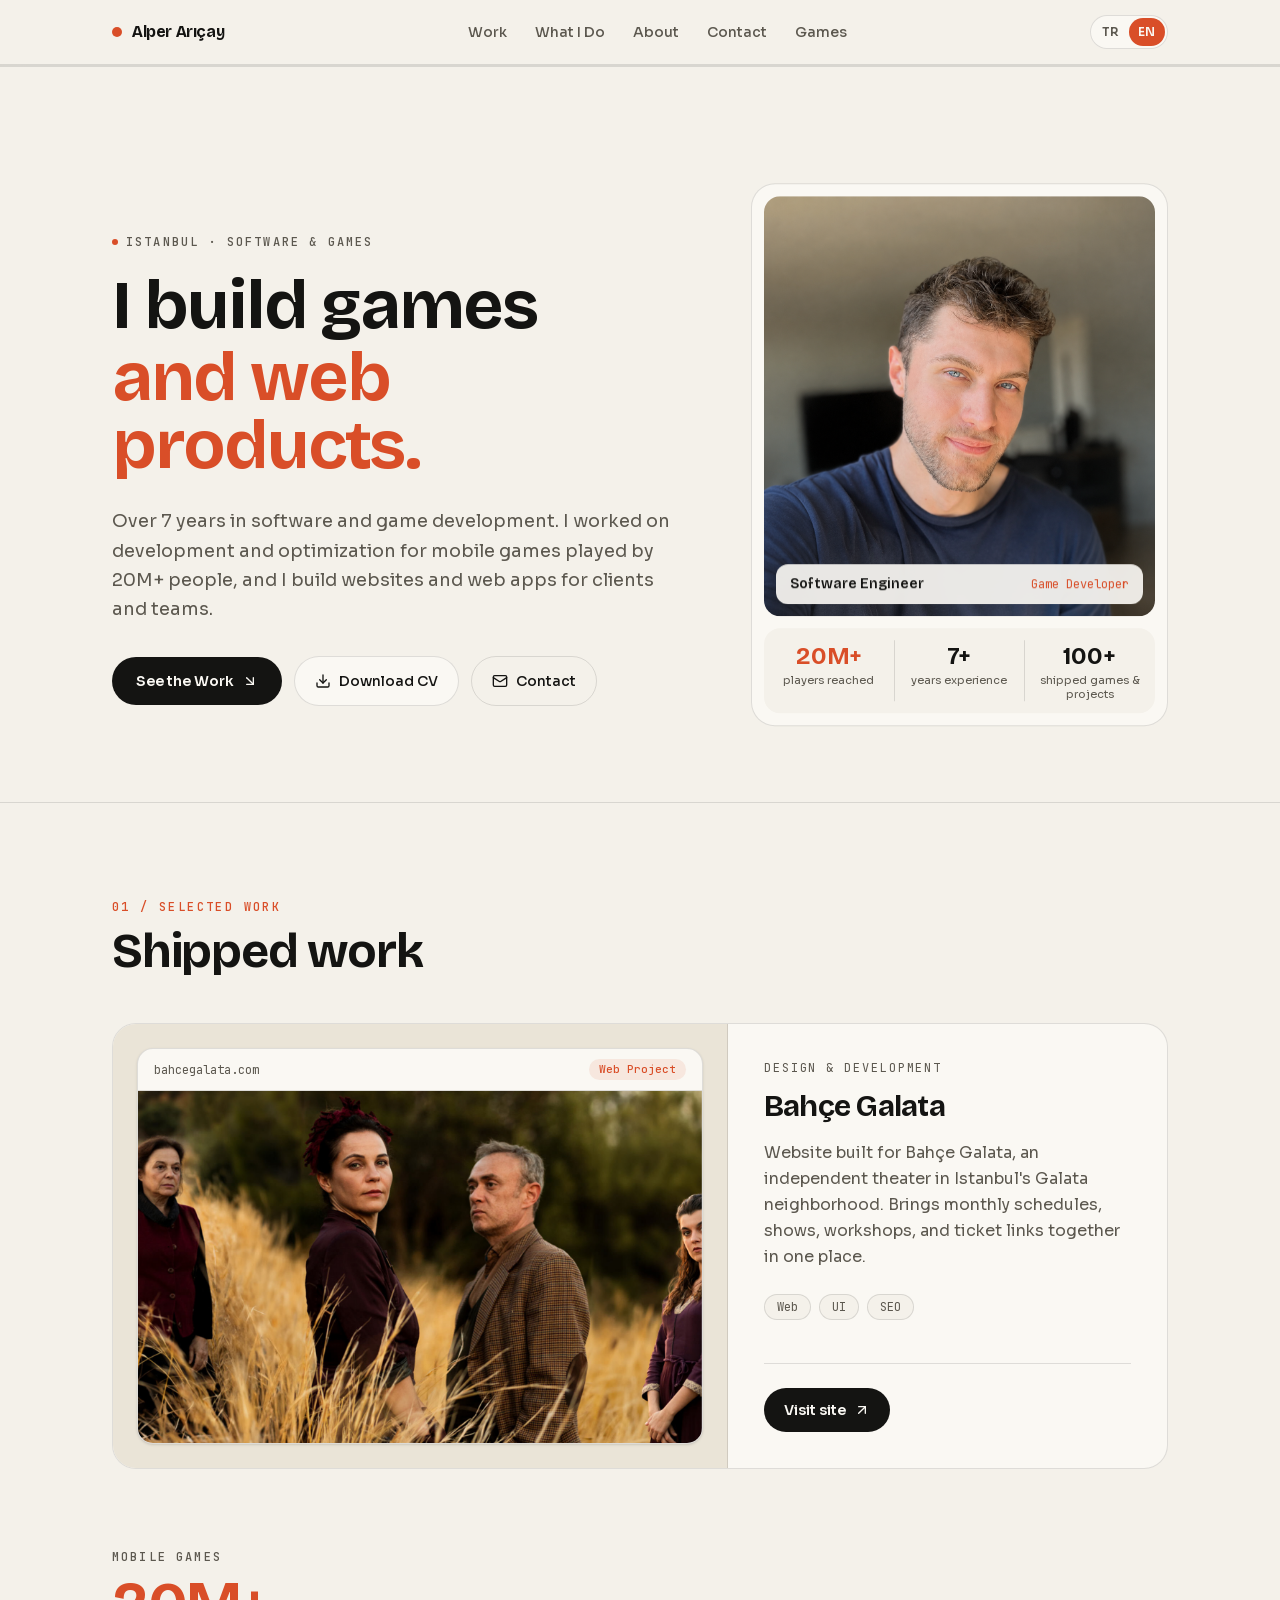
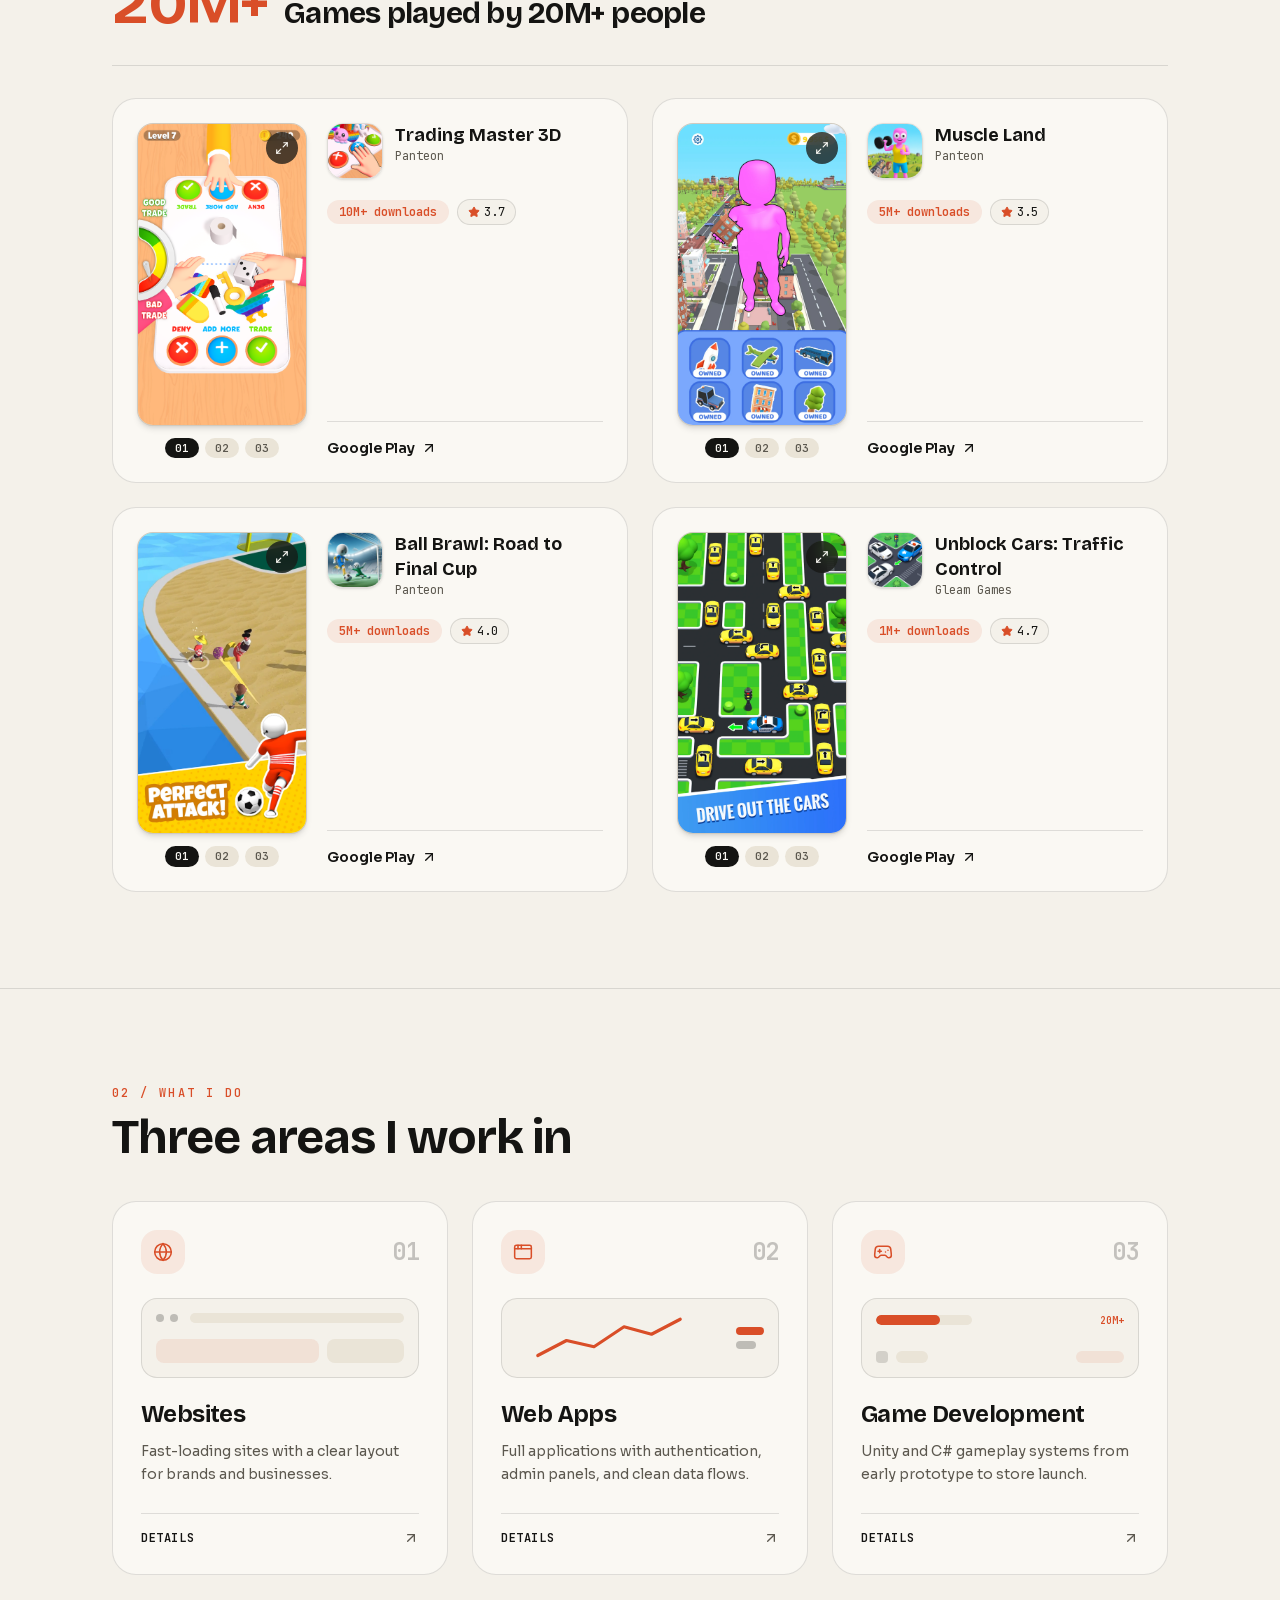
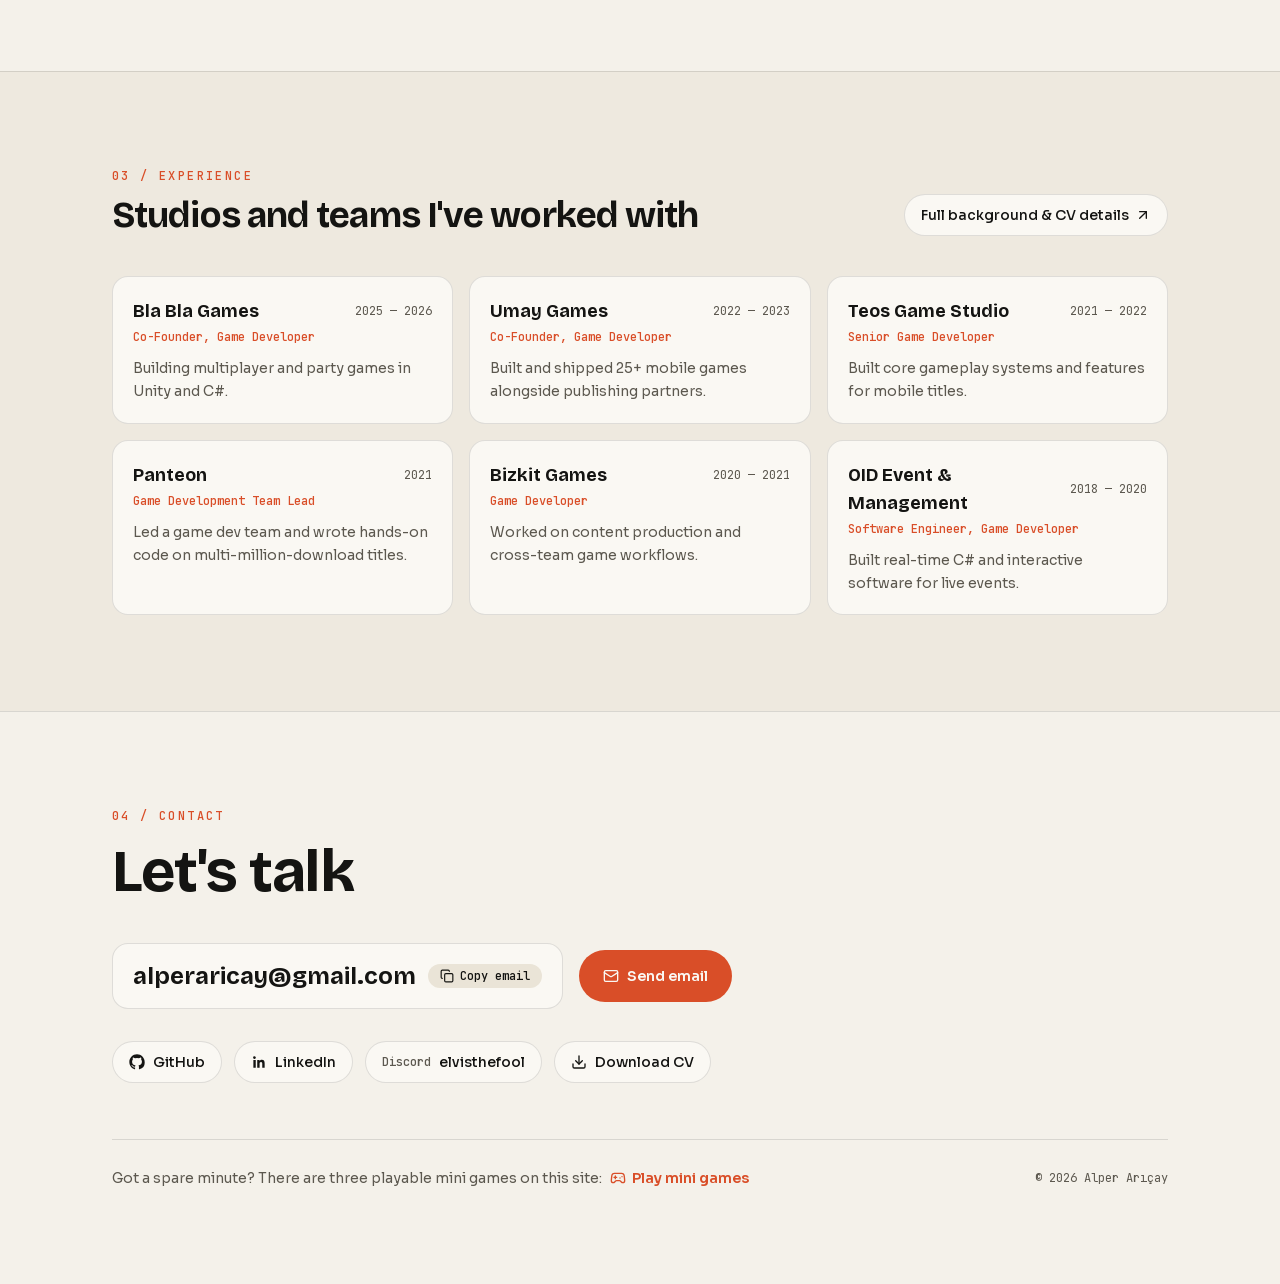
<file: index.html>
<!DOCTYPE html><html lang="tr" class="bricolage_grotesque_d3c6a9ea-module__Q22una__variable sora_23080d8e-module__1_zAVW__variable jetbrains_mono_df3533cf-module__p5wE6W__variable bebasneue_49293256-module__UUKYZa__variable h-full antialiased"><head><meta charSet="utf-8"/><meta http-equiv="Content-Security-Policy" content="script-src 'self' 'sha256-qV1i2erJ+ND9AujVWNV/EViX+UuhxuY3LdxjzNqCO8U=' 'sha256-TJXisoxDz3gMzwtZaBSXcjT2sl10sJvfH8DFFvwIxIs=' 'sha256-OBTN3RiyCV4Bq7dFqZ5a2pAXjnCcCYeTJMO2I/LYKeo=' 'sha256-yNq1xQfqeXRoBG6V5c1kedHn6KEc3PKdJd0L7Jh4A5M='; default-src 'self'; style-src 'self' 'unsafe-inline'; img-src 'self' data:; font-src 'self'; media-src 'self'; connect-src 'self' https://firestore.googleapis.com; object-src 'none'; base-uri 'self'; form-action 'self'; frame-ancestors 'none'; upgrade-insecure-requests"/><meta name="referrer" content="strict-origin-when-cross-origin"/><meta name="viewport" content="width=device-width, initial-scale=1"/><link rel="preload" href="/_next/static/media/017d9bea37084d9b-s.p.41rroleoq1br7.woff2" as="font" crossorigin="" type="font/woff2"/><link rel="preload" href="/_next/static/media/051742360c26797e-s.p.1bkzbscqrt8rl.woff2" as="font" crossorigin="" type="font/woff2"/><link rel="preload" href="/_next/static/media/26daee0352f50a5f-s.p.2e115y8-hourl.woff2" as="font" crossorigin="" type="font/woff2"/><link rel="preload" href="/_next/static/media/3dbe685087e51055-s.p.3go3gb1_xu4rn.woff2" as="font" crossorigin="" type="font/woff2"/><link rel="preload" href="/_next/static/media/6a5386fd6038edbe-s.p.3_z45zcoc-xoz.woff2" as="font" crossorigin="" type="font/woff2"/><link rel="preload" href="/_next/static/media/6bd983bd58a87a3d-s.p.1hey5yyym6mz_.woff2" as="font" crossorigin="" type="font/woff2"/><link rel="preload" href="/_next/static/media/BebasNeue_Regular-s.p.2w6e6n91awk1s.ttf" as="font" crossorigin="" type="font/ttf"/><link rel="preload" as="image" href="/images/p.png"/><link rel="preload" as="image" href="/images/projects/bahce-galata/backdrop.jpg"/><link rel="preload" as="image" href="/images/projects/trading-master/screen-1.webp"/><link rel="preload" as="image" href="/images/projects/trading-master/icon.webp"/><link rel="preload" as="image" href="/images/projects/muscle-land/screen-1.webp"/><link rel="preload" as="image" href="/images/projects/muscle-land/icon.webp"/><link rel="preload" as="image" href="/images/projects/ball-brawl/screen-1.webp"/><link rel="preload" as="image" href="/images/projects/ball-brawl/icon.webp"/><link rel="preload" as="image" href="/images/projects/unblock-cars/screen-1.webp"/><link rel="preload" as="image" href="/images/projects/unblock-cars/icon.webp"/><link rel="stylesheet" href="/_next/static/chunks/0b-9yq3nkyak1.css" data-precedence="next"/><link rel="preload" as="script" fetchPriority="low" href="/_next/static/chunks/0jvhpaew_uadu.js"/><script src="/_next/static/chunks/3450qyhportkm.js" async=""></script><script src="/_next/static/chunks/36lm--m0zwqtj.js" async=""></script><script src="/_next/static/chunks/20oy6l1ooa_me.js" async=""></script><script src="/_next/static/chunks/turbopack-2vvaeswvlaxmo.js" async=""></script><script src="/_next/static/chunks/1z6x88ihszho0.js" async="" crossorigin=""></script><script src="/_next/static/chunks/3fntmmi971322.js" async="" crossorigin=""></script><script src="/_next/static/chunks/39z-dx2js9tin.js" async="" crossorigin=""></script><script src="/_next/static/chunks/1fk2kx41v3y27.js" async="" crossorigin=""></script><script src="/_next/static/chunks/3-3vb7w35bxwn.js" async="" crossorigin=""></script><link rel="preload" href="/security.js" as="script"/><title>Alper Arıçay — Yazılım Mühendisi ve Oyun Geliştirici</title><meta name="description" content="20M+ oyuncuya ulaşmış mobil oyunlarda geliştirme ve optimizasyon yapan, markalar ve ekipler için web siteleri ve uygulamalar geliştiren Alper Arıçay&#x27;ın portfolyosu."/><link rel="author" href="https://alperaricay.github.io"/><meta name="author" content="Alper Arıçay"/><meta name="keywords" content="Alper Arıçay,game developer,game development,web development,website development,webapp development,web app development,software engineer,software developer,yazılım mühendisi,yazılım geliştirici,oyun geliştirici,oyun geliştirme,web sitesi geliştirme,web uygulaması geliştirme"/><meta name="creator" content="Alper Arıçay"/><meta name="publisher" content="Alper Arıçay"/><meta name="robots" content="index, follow"/><meta name="googlebot" content="index, follow, max-video-preview:-1, max-image-preview:large, max-snippet:-1"/><link rel="canonical" href="https://alperaricay.github.io"/><meta property="og:title" content="Alper Arıçay — Yazılım Mühendisi ve Oyun Geliştirici"/><meta property="og:description" content="20M+ oyuncuya ulaşmış mobil oyunlarda geliştirme ve optimizasyon yapan, markalar ve ekipler için web siteleri ve uygulamalar geliştiren Alper Arıçay&#x27;ın portfolyosu."/><meta property="og:url" content="https://alperaricay.github.io"/><meta property="og:site_name" content="Alper Arıçay"/><meta property="og:locale" content="tr_TR"/><meta property="og:image" content="https://alperaricay.github.io/opengraph-image.png"/><meta property="og:image:type" content="image/png"/><meta property="og:image:width" content="1200"/><meta property="og:image:height" content="630"/><meta property="og:image:alt" content="Alper Arıçay — Software Engineer &amp; Game Developer"/><meta property="og:locale:alternate" content="en_US"/><meta property="og:type" content="website"/><meta name="twitter:card" content="summary_large_image"/><meta name="twitter:title" content="Alper Arıçay — Yazılım Mühendisi ve Oyun Geliştirici"/><meta name="twitter:description" content="20M+ oyuncuya ulaşmış mobil oyunlarda geliştirme ve optimizasyon yapan, markalar ve ekipler için web siteleri ve uygulamalar geliştiren Alper Arıçay&#x27;ın portfolyosu."/><meta name="twitter:image" content="https://alperaricay.github.io/opengraph-image.png"/><link rel="icon" href="/favicon.ico?favicon.2vob68tjqpejf.ico" sizes="256x256" type="image/x-icon"/><meta name="next-size-adjust" content=""/><script src="/_next/static/chunks/0cz1d0mv5g_q7.js" noModule=""></script></head><body class="min-h-dvh bg-[var(--ed-bg)] text-[var(--ed-ink)] font-body"><div hidden=""><!--$--><!--/$--></div><script>(self.__next_s=self.__next_s||[]).push(["/security.js",{}])</script><script type="application/ld+json">{"@context":"https://schema.org","@graph":[{"@type":"Person","@id":"https://alperaricay.github.io/#person","name":"Alper Arıçay","url":"https://alperaricay.github.io","image":"https://alperaricay.github.io/images/p.png","jobTitle":"Software Engineer & Game Developer","description":"Software engineer and game developer with 7+ years building websites, web apps, and mobile games played by 20M+ people.","email":"mailto:alperaricay@gmail.com","sameAs":["https://github.com/AlperAricay","https://www.linkedin.com/in/alperaricay/"],"knowsAbout":["Software Engineering","Game Development","Web Development","Web Application Development","Website Development"]},{"@type":"WebSite","@id":"https://alperaricay.github.io/#website","name":"Alper Arıçay","url":"https://alperaricay.github.io","description":"Portfolio of Alper Arıçay — software engineer and game developer working across mobile games (20M+ players), websites, and web apps.","inLanguage":["tr","en"],"author":{"@id":"https://alperaricay.github.io/#person"},"publisher":{"@id":"https://alperaricay.github.io/#person"}}]}</script><div lang="tr" class="editorial-page min-h-dvh bg-[var(--ed-bg)] text-[var(--ed-ink)]"><header class="sticky top-0 z-50 border-b border-[var(--ed-line)] bg-[var(--ed-bg)]/90 backdrop-blur-md"><div class="mx-auto flex h-16 max-w-6xl items-center justify-between gap-4 px-5 sm:px-8 lg:px-12"><a class="flex items-center gap-2.5 font-display text-base font-bold tracking-tight text-[var(--ed-ink)]" href="/"><span aria-hidden="true" class="h-2.5 w-2.5 rounded-full bg-[var(--ed-accent)]"></span><span>Alper Arıçay</span></a><nav aria-label="Primary" class="hidden items-center gap-7 md:flex"><a class="text-sm font-medium text-[var(--ed-muted)] transition-colors hover:text-[var(--ed-ink)]" href="/#work">İşler</a><a class="text-sm font-medium text-[var(--ed-muted)] transition-colors hover:text-[var(--ed-ink)]" href="/#services">Ne Yapıyorum</a><a class="text-sm font-medium text-[var(--ed-muted)] transition-colors hover:text-[var(--ed-ink)]" href="/about">Hakkımda</a><a class="text-sm font-medium text-[var(--ed-muted)] transition-colors hover:text-[var(--ed-ink)]" href="/#contact">İletişim</a><a class="text-sm font-medium text-[var(--ed-muted)] transition-colors hover:text-[var(--ed-ink)]" href="/game">Oyunlar</a></nav><div class="flex items-center gap-2.5"><div class="relative flex items-center rounded-full border border-[var(--ed-line-strong)] bg-[var(--ed-card)] p-0.5 text-xs font-semibold"><div aria-hidden="true" class="absolute inset-y-0.5 left-0.5 w-9 rounded-full bg-[var(--ed-accent)] transition-transform duration-300 ease-out" style="transform:translateX(0rem)"></div><button type="button" aria-pressed="true" aria-label="Türkçe" class="relative z-10 w-9 rounded-full py-1.5 text-center transition-colors text-[#FAF8F3]">TR</button><button type="button" aria-pressed="false" aria-label="English" class="relative z-10 w-9 rounded-full py-1.5 text-center transition-colors text-[var(--ed-muted)] hover:text-[var(--ed-ink)]">EN</button></div><button type="button" aria-expanded="false" aria-label="Menü" class="inline-flex h-9 w-9 items-center justify-center rounded-full border border-[var(--ed-line-strong)] bg-[var(--ed-card)] text-[var(--ed-ink)] md:hidden"><svg xmlns="http://www.w3.org/2000/svg" width="24" height="24" viewBox="0 0 24 24" fill="none" stroke="currentColor" stroke-width="2" stroke-linecap="round" stroke-linejoin="round" class="lucide lucide-menu h-4 w-4" aria-hidden="true"><path d="M4 5h16"></path><path d="M4 12h16"></path><path d="M4 19h16"></path></svg></button></div></div><div aria-hidden="true" class="h-[2px] w-full origin-left bg-[var(--ed-line)]"><div class="h-full w-full origin-left bg-[var(--ed-accent)]" style="transform:scaleX(0)"></div></div></header><main><section data-hero-section="true" class="mx-auto max-w-6xl px-5 pb-16 pt-12 sm:px-8 sm:pb-24 sm:pt-20 lg:px-12 lg:pt-24"><div class="grid gap-12 lg:grid-cols-12 lg:items-end lg:gap-10"><div class="lg:col-span-7"><p data-hero-eyebrow="true" class="inline-flex items-center gap-2 font-mono text-xs font-medium uppercase tracking-[0.18em] text-[var(--ed-muted)]"><span aria-hidden="true" class="h-1.5 w-1.5 rounded-full bg-[var(--ed-accent)]"></span>İstanbul · Yazılım &amp; Oyun</p><h1 class="mt-5 font-display text-[clamp(2.6rem,5.4vw,4.75rem)] font-bold leading-[0.98] tracking-[-0.03em] text-[var(--ed-ink)]"><span class="block overflow-hidden pb-1"><span data-hero-line="true" class="block">Oyun ve web ürünleri</span></span><span class="block overflow-hidden pb-1"><span data-hero-line="true" class="block text-[var(--ed-accent)]">geliştiriyorum.</span></span></h1><p data-hero-copy="true" class="mt-6 max-w-xl text-base leading-relaxed text-[var(--ed-muted)] sm:text-lg">7 yılı aşkın süredir yazılım ve oyun geliştiriyorum. 20M+ oyuncuya ulaşmış mobil oyunların geliştirme ve optimizasyon süreçlerinde yer aldım; markalar ve ekipler için web siteleri ve uygulamalar yapıyorum.</p><div class="mt-8 flex flex-wrap items-center gap-3"><a data-hero-cta="true" href="#work" class="inline-flex items-center gap-2 rounded-full bg-[var(--ed-ink)] px-6 py-3.5 text-sm font-semibold text-[#FAF8F3] transition-colors hover:bg-[var(--ed-accent)]">İşlere Bak<svg xmlns="http://www.w3.org/2000/svg" width="24" height="24" viewBox="0 0 24 24" fill="none" stroke="currentColor" stroke-width="2" stroke-linecap="round" stroke-linejoin="round" class="lucide lucide-arrow-down-right h-4 w-4" aria-hidden="true"><path d="m7 7 10 10"></path><path d="M17 7v10H7"></path></svg></a><a data-hero-cta="true" href="/cv/Alper.Aricay.ENCV.pdf" download="" class="inline-flex items-center gap-2 rounded-full border border-[var(--ed-line-strong)] bg-[var(--ed-card)] px-5 py-3.5 text-sm font-medium text-[var(--ed-ink)] transition-colors hover:border-[var(--ed-ink)]"><svg xmlns="http://www.w3.org/2000/svg" width="24" height="24" viewBox="0 0 24 24" fill="none" stroke="currentColor" stroke-width="2" stroke-linecap="round" stroke-linejoin="round" class="lucide lucide-download h-4 w-4" aria-hidden="true"><path d="M12 15V3"></path><path d="M21 15v4a2 2 0 0 1-2 2H5a2 2 0 0 1-2-2v-4"></path><path d="m7 10 5 5 5-5"></path></svg>CV İndir</a><a data-hero-cta="true" href="#contact" class="inline-flex items-center gap-2 rounded-full border border-[var(--ed-line-strong)] bg-transparent px-5 py-3.5 text-sm font-medium text-[var(--ed-ink)] transition-colors hover:border-[var(--ed-accent)] hover:text-[var(--ed-accent)]"><svg xmlns="http://www.w3.org/2000/svg" width="24" height="24" viewBox="0 0 24 24" fill="none" stroke="currentColor" stroke-width="2" stroke-linecap="round" stroke-linejoin="round" class="lucide lucide-mail h-4 w-4" aria-hidden="true"><path d="m22 7-8.991 5.727a2 2 0 0 1-2.009 0L2 7"></path><rect x="2" y="4" width="20" height="16" rx="2"></rect></svg>İletişim</a></div></div><div data-hero-portrait="true" class="lg:col-span-5"><div class="editorial-card overflow-hidden rounded-3xl p-3"><div class="relative aspect-[4/4.3] overflow-hidden rounded-2xl bg-[var(--ed-surface)]"><img src="/images/p.png" alt="Alper Arıçay&#x27;ın fotoğrafı" class="object-cover h-full w-full"/><div class="absolute bottom-3 left-3 right-3 flex items-center justify-between rounded-xl bg-[var(--ed-card)]/92 px-3.5 py-2.5 backdrop-blur-sm"><span class="font-display text-sm font-semibold text-[var(--ed-ink)]">Yazılım Mühendisi</span><span class="font-mono text-xs text-[var(--ed-accent)]">Oyun Geliştirici</span></div></div><div class="mt-3 grid grid-cols-3 divide-x divide-[var(--ed-line)] rounded-2xl bg-[var(--ed-bg)] py-3 text-center"><div class="px-2"><p class="font-display text-xl font-bold text-[var(--ed-accent)] sm:text-2xl">20M+</p><p class="mt-0.5 text-[11px] leading-tight text-[var(--ed-muted)]">oyuncuya ulaşan oyunlar</p></div><div class="px-2"><p class="font-display text-xl font-bold text-[var(--ed-ink)] sm:text-2xl">7+</p><p class="mt-0.5 text-[11px] leading-tight text-[var(--ed-muted)]">yıl deneyim</p></div><div class="px-2"><p class="font-display text-xl font-bold text-[var(--ed-ink)] sm:text-2xl">100+</p><p class="mt-0.5 text-[11px] leading-tight text-[var(--ed-muted)]">yayınlanan oyun ve proje</p></div></div></div></div></div></section><section id="work" class="border-t border-[var(--ed-line)] py-16 sm:py-24"><div class="mx-auto max-w-6xl px-5 sm:px-8 lg:px-12"><div><p class="font-mono text-xs font-medium uppercase tracking-[0.2em] text-[var(--ed-accent)]">01 / Seçili İşler</p><h2 class="mt-3 font-display text-3xl font-bold tracking-tight text-[var(--ed-ink)] sm:text-5xl">Yayınlanmış işler</h2></div><article class="editorial-card mt-12 overflow-hidden rounded-3xl"><div class="grid lg:grid-cols-12"><div class="border-b border-[var(--ed-line)] bg-[var(--ed-surface)] p-4 sm:p-6 lg:col-span-7 lg:border-b-0 lg:border-r"><div class="overflow-hidden rounded-2xl border border-[var(--ed-line-strong)] bg-[var(--ed-card)] shadow-sm"><div class="flex items-center justify-between border-b border-[var(--ed-line)] px-4 py-2.5"><span class="font-mono text-xs text-[var(--ed-muted)]">bahcegalata.com</span><span class="rounded-full bg-[var(--ed-accent-soft)] px-2.5 py-0.5 font-mono text-[11px] font-medium text-[var(--ed-accent)]">Web Projesi</span></div><div data-curtain-reveal="true" class="group relative aspect-[16/10] overflow-hidden bg-[#1e1b18]"><img src="/images/projects/bahce-galata/backdrop.jpg" alt="Bahçe Galata" class="h-full w-full object-cover transition-transform duration-700 ease-out group-hover:scale-[1.03]"/></div></div></div><div class="flex flex-col justify-between p-6 sm:p-9 lg:col-span-5"><div><p class="font-mono text-xs uppercase tracking-[0.16em] text-[var(--ed-muted)]">Tasarım ve geliştirme</p><h3 class="mt-3 font-display text-2xl font-bold tracking-tight text-[var(--ed-ink)] sm:text-3xl">Bahçe Galata</h3><p class="mt-4 text-sm leading-relaxed text-[var(--ed-muted)] sm:text-base">İstanbul Galata&#x27;daki bağımsız tiyatro sahnesi Bahçe Galata için sıfırdan hazırladığım web sitesi. Aylık program, oyun sayfaları, atölyeler ve bilet akışını tek yerde topluyor.</p><div class="mt-6 flex flex-wrap gap-2"><span class="rounded-full border border-[var(--ed-line)] bg-[var(--ed-bg)] px-3 py-1 font-mono text-xs text-[var(--ed-muted)]">Web</span><span class="rounded-full border border-[var(--ed-line)] bg-[var(--ed-bg)] px-3 py-1 font-mono text-xs text-[var(--ed-muted)]">UI</span><span class="rounded-full border border-[var(--ed-line)] bg-[var(--ed-bg)] px-3 py-1 font-mono text-xs text-[var(--ed-muted)]">SEO</span></div></div><div class="mt-8 border-t border-[var(--ed-line)] pt-6"><a href="https://bahcegalata.com" target="_blank" rel="noopener noreferrer" class="inline-flex items-center gap-2 rounded-full bg-[var(--ed-ink)] px-5 py-3 text-sm font-semibold text-[#FAF8F3] transition-colors hover:bg-[var(--ed-accent)]">Siteye git<svg xmlns="http://www.w3.org/2000/svg" width="24" height="24" viewBox="0 0 24 24" fill="none" stroke="currentColor" stroke-width="2" stroke-linecap="round" stroke-linejoin="round" class="lucide lucide-arrow-up-right h-4 w-4" aria-hidden="true"><path d="M7 7h10v10"></path><path d="M7 17 17 7"></path></svg></a></div></div></div></article><div class="mt-16 sm:mt-20"><div data-scroll-reveal="true" class="border-b border-[var(--ed-line)] pb-8"><p class="font-mono text-xs font-medium uppercase tracking-[0.18em] text-[var(--ed-muted)]">Mobil Oyunlar</p><div class="mt-2 flex flex-wrap items-baseline gap-x-4 gap-y-1"><span class="font-display text-5xl font-bold tracking-tight text-[var(--ed-accent)] sm:text-6xl">20M+</span><h3 class="font-display text-2xl font-bold tracking-tight text-[var(--ed-ink)] sm:text-3xl">20M+ oyuncuya ulaşan oyunlar</h3></div></div><div class="mt-8 grid gap-6 md:grid-cols-2"><article data-scroll-reveal="true" class="editorial-card flex flex-col justify-between overflow-hidden rounded-3xl p-5 sm:p-6"><div class="grid items-center gap-5 sm:grid-cols-[170px_1fr]"><div class="flex flex-col items-center"><div class="group relative aspect-[9/16] w-full max-w-[180px] overflow-hidden rounded-2xl border border-[var(--ed-line-strong)] bg-[var(--ed-surface)] shadow-md"><img src="/images/projects/trading-master/screen-1.webp" alt="Trading Master 3D — Ekran 1" class="h-full w-full object-cover transition-transform duration-500 group-hover:scale-[1.03]"/><button type="button" aria-label="Trading Master 3D — Ekran görüntüsünü büyüt" class="absolute right-2 top-2 inline-flex h-8 w-8 items-center justify-center rounded-full bg-[#141412]/75 text-[#FAF8F3] backdrop-blur-sm transition-colors hover:bg-[var(--ed-accent)]"><svg xmlns="http://www.w3.org/2000/svg" width="24" height="24" viewBox="0 0 24 24" fill="none" stroke="currentColor" stroke-width="2" stroke-linecap="round" stroke-linejoin="round" class="lucide lucide-maximize2 lucide-maximize-2 h-3.5 w-3.5" aria-hidden="true"><path d="M15 3h6v6"></path><path d="m21 3-7 7"></path><path d="m3 21 7-7"></path><path d="M9 21H3v-6"></path></svg></button></div><div class="mt-3 flex items-center gap-1.5"><button type="button" aria-label="Trading Master 3D Ekran 1" class="rounded-full px-2.5 py-0.5 font-mono text-[11px] font-semibold transition-colors bg-[var(--ed-ink)] text-[#FAF8F3]">0<!-- -->1</button><button type="button" aria-label="Trading Master 3D Ekran 2" class="rounded-full px-2.5 py-0.5 font-mono text-[11px] font-semibold transition-colors bg-[var(--ed-surface)] text-[var(--ed-muted)] hover:text-[var(--ed-ink)]">0<!-- -->2</button><button type="button" aria-label="Trading Master 3D Ekran 3" class="rounded-full px-2.5 py-0.5 font-mono text-[11px] font-semibold transition-colors bg-[var(--ed-surface)] text-[var(--ed-muted)] hover:text-[var(--ed-ink)]">0<!-- -->3</button></div></div><div class="flex h-full flex-col justify-between"><div><div class="flex items-start gap-3"><img src="/images/projects/trading-master/icon.webp" alt="Trading Master 3D icon" class="h-14 w-14 shrink-0 rounded-2xl border border-[var(--ed-line)] object-cover shadow-sm"/><div class="min-w-0"><h4 class="font-display text-lg font-bold leading-snug text-[var(--ed-ink)]">Trading Master 3D</h4><p class="font-mono text-xs text-[var(--ed-muted)]">Panteon</p></div></div><div class="mt-5 flex flex-wrap items-center gap-2"><span class="rounded-full bg-[var(--ed-accent-soft)] px-3 py-1 font-mono text-xs font-bold text-[var(--ed-accent)]">10M+<!-- --> <!-- -->indirme</span><span class="inline-flex items-center gap-1 rounded-full border border-[var(--ed-line)] bg-[var(--ed-bg)] px-2.5 py-1 font-mono text-xs text-[var(--ed-ink)]"><svg xmlns="http://www.w3.org/2000/svg" width="24" height="24" viewBox="0 0 24 24" fill="none" stroke="currentColor" stroke-width="2" stroke-linecap="round" stroke-linejoin="round" class="lucide lucide-star h-3 w-3 fill-[var(--ed-accent)] text-[var(--ed-accent)]" aria-hidden="true"><path d="M11.525 2.295a.53.53 0 0 1 .95 0l2.31 4.679a2.123 2.123 0 0 0 1.595 1.16l5.166.756a.53.53 0 0 1 .294.904l-3.736 3.638a2.123 2.123 0 0 0-.611 1.878l.882 5.14a.53.53 0 0 1-.771.56l-4.618-2.428a2.122 2.122 0 0 0-1.973 0L6.396 21.01a.53.53 0 0 1-.77-.56l.881-5.139a2.122 2.122 0 0 0-.611-1.879L2.16 9.795a.53.53 0 0 1 .294-.906l5.165-.755a2.122 2.122 0 0 0 1.597-1.16z"></path></svg>3.7</span></div></div><div class="mt-5 flex items-center justify-between border-t border-[var(--ed-line)] pt-4"><a href="https://play.google.com/store/apps/details?id=com.FollowCircles.TradingMaster" target="_blank" rel="noopener noreferrer" class="inline-flex items-center gap-1.5 text-sm font-semibold text-[var(--ed-ink)] transition-colors hover:text-[var(--ed-accent)]">Google Play<svg xmlns="http://www.w3.org/2000/svg" width="24" height="24" viewBox="0 0 24 24" fill="none" stroke="currentColor" stroke-width="2" stroke-linecap="round" stroke-linejoin="round" class="lucide lucide-arrow-up-right h-4 w-4" aria-hidden="true"><path d="M7 7h10v10"></path><path d="M7 17 17 7"></path></svg></a></div></div></div></article><article data-scroll-reveal="true" class="editorial-card flex flex-col justify-between overflow-hidden rounded-3xl p-5 sm:p-6"><div class="grid items-center gap-5 sm:grid-cols-[170px_1fr]"><div class="flex flex-col items-center"><div class="group relative aspect-[9/16] w-full max-w-[180px] overflow-hidden rounded-2xl border border-[var(--ed-line-strong)] bg-[var(--ed-surface)] shadow-md"><img src="/images/projects/muscle-land/screen-1.webp" alt="Muscle Land — Ekran 1" class="h-full w-full object-cover transition-transform duration-500 group-hover:scale-[1.03]"/><button type="button" aria-label="Muscle Land — Ekran görüntüsünü büyüt" class="absolute right-2 top-2 inline-flex h-8 w-8 items-center justify-center rounded-full bg-[#141412]/75 text-[#FAF8F3] backdrop-blur-sm transition-colors hover:bg-[var(--ed-accent)]"><svg xmlns="http://www.w3.org/2000/svg" width="24" height="24" viewBox="0 0 24 24" fill="none" stroke="currentColor" stroke-width="2" stroke-linecap="round" stroke-linejoin="round" class="lucide lucide-maximize2 lucide-maximize-2 h-3.5 w-3.5" aria-hidden="true"><path d="M15 3h6v6"></path><path d="m21 3-7 7"></path><path d="m3 21 7-7"></path><path d="M9 21H3v-6"></path></svg></button></div><div class="mt-3 flex items-center gap-1.5"><button type="button" aria-label="Muscle Land Ekran 1" class="rounded-full px-2.5 py-0.5 font-mono text-[11px] font-semibold transition-colors bg-[var(--ed-ink)] text-[#FAF8F3]">0<!-- -->1</button><button type="button" aria-label="Muscle Land Ekran 2" class="rounded-full px-2.5 py-0.5 font-mono text-[11px] font-semibold transition-colors bg-[var(--ed-surface)] text-[var(--ed-muted)] hover:text-[var(--ed-ink)]">0<!-- -->2</button><button type="button" aria-label="Muscle Land Ekran 3" class="rounded-full px-2.5 py-0.5 font-mono text-[11px] font-semibold transition-colors bg-[var(--ed-surface)] text-[var(--ed-muted)] hover:text-[var(--ed-ink)]">0<!-- -->3</button></div></div><div class="flex h-full flex-col justify-between"><div><div class="flex items-start gap-3"><img src="/images/projects/muscle-land/icon.webp" alt="Muscle Land icon" class="h-14 w-14 shrink-0 rounded-2xl border border-[var(--ed-line)] object-cover shadow-sm"/><div class="min-w-0"><h4 class="font-display text-lg font-bold leading-snug text-[var(--ed-ink)]">Muscle Land</h4><p class="font-mono text-xs text-[var(--ed-muted)]">Panteon</p></div></div><div class="mt-5 flex flex-wrap items-center gap-2"><span class="rounded-full bg-[var(--ed-accent-soft)] px-3 py-1 font-mono text-xs font-bold text-[var(--ed-accent)]">5M+<!-- --> <!-- -->indirme</span><span class="inline-flex items-center gap-1 rounded-full border border-[var(--ed-line)] bg-[var(--ed-bg)] px-2.5 py-1 font-mono text-xs text-[var(--ed-ink)]"><svg xmlns="http://www.w3.org/2000/svg" width="24" height="24" viewBox="0 0 24 24" fill="none" stroke="currentColor" stroke-width="2" stroke-linecap="round" stroke-linejoin="round" class="lucide lucide-star h-3 w-3 fill-[var(--ed-accent)] text-[var(--ed-accent)]" aria-hidden="true"><path d="M11.525 2.295a.53.53 0 0 1 .95 0l2.31 4.679a2.123 2.123 0 0 0 1.595 1.16l5.166.756a.53.53 0 0 1 .294.904l-3.736 3.638a2.123 2.123 0 0 0-.611 1.878l.882 5.14a.53.53 0 0 1-.771.56l-4.618-2.428a2.122 2.122 0 0 0-1.973 0L6.396 21.01a.53.53 0 0 1-.77-.56l.881-5.139a2.122 2.122 0 0 0-.611-1.879L2.16 9.795a.53.53 0 0 1 .294-.906l5.165-.755a2.122 2.122 0 0 0 1.597-1.16z"></path></svg>3.5</span></div></div><div class="mt-5 flex items-center justify-between border-t border-[var(--ed-line)] pt-4"><a href="https://play.google.com/store/apps/details?id=com.hyper.muscleland" target="_blank" rel="noopener noreferrer" class="inline-flex items-center gap-1.5 text-sm font-semibold text-[var(--ed-ink)] transition-colors hover:text-[var(--ed-accent)]">Google Play<svg xmlns="http://www.w3.org/2000/svg" width="24" height="24" viewBox="0 0 24 24" fill="none" stroke="currentColor" stroke-width="2" stroke-linecap="round" stroke-linejoin="round" class="lucide lucide-arrow-up-right h-4 w-4" aria-hidden="true"><path d="M7 7h10v10"></path><path d="M7 17 17 7"></path></svg></a></div></div></div></article><article data-scroll-reveal="true" class="editorial-card flex flex-col justify-between overflow-hidden rounded-3xl p-5 sm:p-6"><div class="grid items-center gap-5 sm:grid-cols-[170px_1fr]"><div class="flex flex-col items-center"><div class="group relative aspect-[9/16] w-full max-w-[180px] overflow-hidden rounded-2xl border border-[var(--ed-line-strong)] bg-[var(--ed-surface)] shadow-md"><img src="/images/projects/ball-brawl/screen-1.webp" alt="Ball Brawl: Road to Final Cup — Ekran 1" class="h-full w-full object-cover transition-transform duration-500 group-hover:scale-[1.03]"/><button type="button" aria-label="Ball Brawl: Road to Final Cup — Ekran görüntüsünü büyüt" class="absolute right-2 top-2 inline-flex h-8 w-8 items-center justify-center rounded-full bg-[#141412]/75 text-[#FAF8F3] backdrop-blur-sm transition-colors hover:bg-[var(--ed-accent)]"><svg xmlns="http://www.w3.org/2000/svg" width="24" height="24" viewBox="0 0 24 24" fill="none" stroke="currentColor" stroke-width="2" stroke-linecap="round" stroke-linejoin="round" class="lucide lucide-maximize2 lucide-maximize-2 h-3.5 w-3.5" aria-hidden="true"><path d="M15 3h6v6"></path><path d="m21 3-7 7"></path><path d="m3 21 7-7"></path><path d="M9 21H3v-6"></path></svg></button></div><div class="mt-3 flex items-center gap-1.5"><button type="button" aria-label="Ball Brawl: Road to Final Cup Ekran 1" class="rounded-full px-2.5 py-0.5 font-mono text-[11px] font-semibold transition-colors bg-[var(--ed-ink)] text-[#FAF8F3]">0<!-- -->1</button><button type="button" aria-label="Ball Brawl: Road to Final Cup Ekran 2" class="rounded-full px-2.5 py-0.5 font-mono text-[11px] font-semibold transition-colors bg-[var(--ed-surface)] text-[var(--ed-muted)] hover:text-[var(--ed-ink)]">0<!-- -->2</button><button type="button" aria-label="Ball Brawl: Road to Final Cup Ekran 3" class="rounded-full px-2.5 py-0.5 font-mono text-[11px] font-semibold transition-colors bg-[var(--ed-surface)] text-[var(--ed-muted)] hover:text-[var(--ed-ink)]">0<!-- -->3</button></div></div><div class="flex h-full flex-col justify-between"><div><div class="flex items-start gap-3"><img src="/images/projects/ball-brawl/icon.webp" alt="Ball Brawl: Road to Final Cup icon" class="h-14 w-14 shrink-0 rounded-2xl border border-[var(--ed-line)] object-cover shadow-sm"/><div class="min-w-0"><h4 class="font-display text-lg font-bold leading-snug text-[var(--ed-ink)]">Ball Brawl: Road to Final Cup</h4><p class="font-mono text-xs text-[var(--ed-muted)]">Panteon</p></div></div><div class="mt-5 flex flex-wrap items-center gap-2"><span class="rounded-full bg-[var(--ed-accent-soft)] px-3 py-1 font-mono text-xs font-bold text-[var(--ed-accent)]">5M+<!-- --> <!-- -->indirme</span><span class="inline-flex items-center gap-1 rounded-full border border-[var(--ed-line)] bg-[var(--ed-bg)] px-2.5 py-1 font-mono text-xs text-[var(--ed-ink)]"><svg xmlns="http://www.w3.org/2000/svg" width="24" height="24" viewBox="0 0 24 24" fill="none" stroke="currentColor" stroke-width="2" stroke-linecap="round" stroke-linejoin="round" class="lucide lucide-star h-3 w-3 fill-[var(--ed-accent)] text-[var(--ed-accent)]" aria-hidden="true"><path d="M11.525 2.295a.53.53 0 0 1 .95 0l2.31 4.679a2.123 2.123 0 0 0 1.595 1.16l5.166.756a.53.53 0 0 1 .294.904l-3.736 3.638a2.123 2.123 0 0 0-.611 1.878l.882 5.14a.53.53 0 0 1-.771.56l-4.618-2.428a2.122 2.122 0 0 0-1.973 0L6.396 21.01a.53.53 0 0 1-.77-.56l.881-5.139a2.122 2.122 0 0 0-.611-1.879L2.16 9.795a.53.53 0 0 1 .294-.906l5.165-.755a2.122 2.122 0 0 0 1.597-1.16z"></path></svg>4.0</span></div></div><div class="mt-5 flex items-center justify-between border-t border-[var(--ed-line)] pt-4"><a href="https://play.google.com/store/apps/details?id=com.panteon.roadtofinal" target="_blank" rel="noopener noreferrer" class="inline-flex items-center gap-1.5 text-sm font-semibold text-[var(--ed-ink)] transition-colors hover:text-[var(--ed-accent)]">Google Play<svg xmlns="http://www.w3.org/2000/svg" width="24" height="24" viewBox="0 0 24 24" fill="none" stroke="currentColor" stroke-width="2" stroke-linecap="round" stroke-linejoin="round" class="lucide lucide-arrow-up-right h-4 w-4" aria-hidden="true"><path d="M7 7h10v10"></path><path d="M7 17 17 7"></path></svg></a></div></div></div></article><article data-scroll-reveal="true" class="editorial-card flex flex-col justify-between overflow-hidden rounded-3xl p-5 sm:p-6"><div class="grid items-center gap-5 sm:grid-cols-[170px_1fr]"><div class="flex flex-col items-center"><div class="group relative aspect-[9/16] w-full max-w-[180px] overflow-hidden rounded-2xl border border-[var(--ed-line-strong)] bg-[var(--ed-surface)] shadow-md"><img src="/images/projects/unblock-cars/screen-1.webp" alt="Unblock Cars: Traffic Control — Ekran 1" class="h-full w-full object-cover transition-transform duration-500 group-hover:scale-[1.03]"/><button type="button" aria-label="Unblock Cars: Traffic Control — Ekran görüntüsünü büyüt" class="absolute right-2 top-2 inline-flex h-8 w-8 items-center justify-center rounded-full bg-[#141412]/75 text-[#FAF8F3] backdrop-blur-sm transition-colors hover:bg-[var(--ed-accent)]"><svg xmlns="http://www.w3.org/2000/svg" width="24" height="24" viewBox="0 0 24 24" fill="none" stroke="currentColor" stroke-width="2" stroke-linecap="round" stroke-linejoin="round" class="lucide lucide-maximize2 lucide-maximize-2 h-3.5 w-3.5" aria-hidden="true"><path d="M15 3h6v6"></path><path d="m21 3-7 7"></path><path d="m3 21 7-7"></path><path d="M9 21H3v-6"></path></svg></button></div><div class="mt-3 flex items-center gap-1.5"><button type="button" aria-label="Unblock Cars: Traffic Control Ekran 1" class="rounded-full px-2.5 py-0.5 font-mono text-[11px] font-semibold transition-colors bg-[var(--ed-ink)] text-[#FAF8F3]">0<!-- -->1</button><button type="button" aria-label="Unblock Cars: Traffic Control Ekran 2" class="rounded-full px-2.5 py-0.5 font-mono text-[11px] font-semibold transition-colors bg-[var(--ed-surface)] text-[var(--ed-muted)] hover:text-[var(--ed-ink)]">0<!-- -->2</button><button type="button" aria-label="Unblock Cars: Traffic Control Ekran 3" class="rounded-full px-2.5 py-0.5 font-mono text-[11px] font-semibold transition-colors bg-[var(--ed-surface)] text-[var(--ed-muted)] hover:text-[var(--ed-ink)]">0<!-- -->3</button></div></div><div class="flex h-full flex-col justify-between"><div><div class="flex items-start gap-3"><img src="/images/projects/unblock-cars/icon.webp" alt="Unblock Cars: Traffic Control icon" class="h-14 w-14 shrink-0 rounded-2xl border border-[var(--ed-line)] object-cover shadow-sm"/><div class="min-w-0"><h4 class="font-display text-lg font-bold leading-snug text-[var(--ed-ink)]">Unblock Cars: Traffic Control</h4><p class="font-mono text-xs text-[var(--ed-muted)]">Gleam Games</p></div></div><div class="mt-5 flex flex-wrap items-center gap-2"><span class="rounded-full bg-[var(--ed-accent-soft)] px-3 py-1 font-mono text-xs font-bold text-[var(--ed-accent)]">1M+<!-- --> <!-- -->indirme</span><span class="inline-flex items-center gap-1 rounded-full border border-[var(--ed-line)] bg-[var(--ed-bg)] px-2.5 py-1 font-mono text-xs text-[var(--ed-ink)]"><svg xmlns="http://www.w3.org/2000/svg" width="24" height="24" viewBox="0 0 24 24" fill="none" stroke="currentColor" stroke-width="2" stroke-linecap="round" stroke-linejoin="round" class="lucide lucide-star h-3 w-3 fill-[var(--ed-accent)] text-[var(--ed-accent)]" aria-hidden="true"><path d="M11.525 2.295a.53.53 0 0 1 .95 0l2.31 4.679a2.123 2.123 0 0 0 1.595 1.16l5.166.756a.53.53 0 0 1 .294.904l-3.736 3.638a2.123 2.123 0 0 0-.611 1.878l.882 5.14a.53.53 0 0 1-.771.56l-4.618-2.428a2.122 2.122 0 0 0-1.973 0L6.396 21.01a.53.53 0 0 1-.77-.56l.881-5.139a2.122 2.122 0 0 0-.611-1.879L2.16 9.795a.53.53 0 0 1 .294-.906l5.165-.755a2.122 2.122 0 0 0 1.597-1.16z"></path></svg>4.7</span></div></div><div class="mt-5 flex items-center justify-between border-t border-[var(--ed-line)] pt-4"><a href="https://play.google.com/store/apps/details?id=com.playbliss.traffic.jam.car.escape.out" target="_blank" rel="noopener noreferrer" class="inline-flex items-center gap-1.5 text-sm font-semibold text-[var(--ed-ink)] transition-colors hover:text-[var(--ed-accent)]">Google Play<svg xmlns="http://www.w3.org/2000/svg" width="24" height="24" viewBox="0 0 24 24" fill="none" stroke="currentColor" stroke-width="2" stroke-linecap="round" stroke-linejoin="round" class="lucide lucide-arrow-up-right h-4 w-4" aria-hidden="true"><path d="M7 7h10v10"></path><path d="M7 17 17 7"></path></svg></a></div></div></div></article></div></div></div></section><section id="services" class="border-t border-[var(--ed-line)] py-16 sm:py-24"><div class="mx-auto max-w-6xl px-5 sm:px-8 lg:px-12"><div><p class="font-mono text-xs font-medium uppercase tracking-[0.2em] text-[var(--ed-accent)]">02 / Ne Yapıyorum</p><h2 class="mt-3 font-display text-3xl font-bold tracking-tight text-[var(--ed-ink)] sm:text-5xl">Üç alanda çalışıyorum</h2></div><div class="mt-10 grid gap-6 md:grid-cols-3"><a data-scroll-reveal="true" class="group editorial-card relative flex flex-col justify-between overflow-hidden rounded-3xl p-6 transition-all duration-300 hover:-translate-y-1.5 hover:border-[var(--ed-accent)] hover:shadow-[0_24px_48px_-24px_rgba(20,20,18,0.22)] sm:p-7" href="/services/website"><span aria-hidden="true" class="absolute inset-x-0 top-0 h-[3px] origin-left scale-x-0 bg-[var(--ed-accent)] transition-transform duration-300 group-hover:scale-x-100"></span><div><div class="flex items-center justify-between"><span class="inline-flex h-11 w-11 items-center justify-center rounded-2xl bg-[var(--ed-accent-soft)] text-[var(--ed-accent)] transition-colors duration-300 group-hover:bg-[var(--ed-accent)] group-hover:text-[#FAF8F3]"><svg xmlns="http://www.w3.org/2000/svg" width="24" height="24" viewBox="0 0 24 24" fill="none" stroke="currentColor" stroke-width="1.85" stroke-linecap="round" stroke-linejoin="round" class="lucide lucide-globe h-5 w-5" aria-hidden="true"><circle cx="12" cy="12" r="10"></circle><path d="M12 2a14.5 14.5 0 0 0 0 20 14.5 14.5 0 0 0 0-20"></path><path d="M2 12h20"></path></svg></span><span class="font-mono text-2xl font-bold tracking-tight text-[var(--ed-line-strong)] transition-colors group-hover:text-[var(--ed-accent)]">0<!-- -->1</span></div><div aria-hidden="true" class="mt-6 h-20 rounded-2xl border border-[var(--ed-line)] bg-[var(--ed-bg)] p-3.5 transition-colors duration-300 group-hover:border-[var(--ed-accent)]/35"><div class="flex h-full flex-col justify-between"><div class="flex items-center gap-1.5"><span class="h-2 w-2 rounded-full bg-[var(--ed-line-strong)] transition-colors group-hover:bg-[var(--ed-accent)]"></span><span class="h-2 w-2 rounded-full bg-[var(--ed-line-strong)]"></span><div class="ml-1.5 h-2.5 flex-1 rounded-full bg-[var(--ed-surface)]"></div></div><div class="grid grid-cols-3 gap-2"><div class="col-span-2 h-6 rounded-lg bg-[var(--ed-accent-soft)] transition-transform duration-300 group-hover:translate-x-0.5"></div><div class="h-6 rounded-lg bg-[var(--ed-surface)]"></div></div></div></div><h3 class="mt-5 font-display text-2xl font-bold tracking-tight text-[var(--ed-ink)] transition-colors group-hover:text-[var(--ed-accent)]">Web Sitesi</h3><p class="mt-2.5 text-sm leading-relaxed text-[var(--ed-muted)]">Markalar ve işletmeler için hızlı açılan, mobilde rahat gezen, kendi karakteri olan siteler.</p></div><div class="mt-7 flex items-center justify-between border-t border-[var(--ed-line)] pt-4"><span class="font-mono text-xs font-semibold uppercase tracking-wider text-[var(--ed-ink)] transition-colors group-hover:text-[var(--ed-accent)]">Detaylar</span><svg xmlns="http://www.w3.org/2000/svg" width="24" height="24" viewBox="0 0 24 24" fill="none" stroke="currentColor" stroke-width="2" stroke-linecap="round" stroke-linejoin="round" class="lucide lucide-arrow-up-right h-4 w-4 text-[var(--ed-muted)] transition-all duration-300 group-hover:-translate-y-0.5 group-hover:translate-x-0.5 group-hover:text-[var(--ed-accent)]" aria-hidden="true"><path d="M7 7h10v10"></path><path d="M7 17 17 7"></path></svg></div></a><a data-scroll-reveal="true" class="group editorial-card relative flex flex-col justify-between overflow-hidden rounded-3xl p-6 transition-all duration-300 hover:-translate-y-1.5 hover:border-[var(--ed-accent)] hover:shadow-[0_24px_48px_-24px_rgba(20,20,18,0.22)] sm:p-7" href="/services/webapp"><span aria-hidden="true" class="absolute inset-x-0 top-0 h-[3px] origin-left scale-x-0 bg-[var(--ed-accent)] transition-transform duration-300 group-hover:scale-x-100"></span><div><div class="flex items-center justify-between"><span class="inline-flex h-11 w-11 items-center justify-center rounded-2xl bg-[var(--ed-accent-soft)] text-[var(--ed-accent)] transition-colors duration-300 group-hover:bg-[var(--ed-accent)] group-hover:text-[#FAF8F3]"><svg xmlns="http://www.w3.org/2000/svg" width="24" height="24" viewBox="0 0 24 24" fill="none" stroke="currentColor" stroke-width="1.85" stroke-linecap="round" stroke-linejoin="round" class="lucide lucide-app-window h-5 w-5" aria-hidden="true"><rect x="2" y="4" width="20" height="16" rx="2"></rect><path d="M10 4v4"></path><path d="M2 8h20"></path><path d="M6 4v4"></path></svg></span><span class="font-mono text-2xl font-bold tracking-tight text-[var(--ed-line-strong)] transition-colors group-hover:text-[var(--ed-accent)]">0<!-- -->2</span></div><div aria-hidden="true" class="mt-6 h-20 rounded-2xl border border-[var(--ed-line)] bg-[var(--ed-bg)] p-3.5 transition-colors duration-300 group-hover:border-[var(--ed-accent)]/35"><div class="flex h-full items-center justify-between gap-3"><svg viewBox="0 0 120 40" class="h-full w-3/4 text-[var(--ed-accent)]" fill="none"><path d="M3 34 L26 22 L48 27 L72 11 L94 17 L117 5" stroke="currentColor" stroke-width="2.5" stroke-linecap="round" stroke-linejoin="round"></path></svg><div class="flex flex-col gap-1.5"><span class="h-2 w-7 rounded-full bg-[var(--ed-accent)] transition-all duration-300 group-hover:w-9"></span><span class="h-2 w-5 rounded-full bg-[var(--ed-line-strong)]"></span></div></div></div><h3 class="mt-5 font-display text-2xl font-bold tracking-tight text-[var(--ed-ink)] transition-colors group-hover:text-[var(--ed-accent)]">Web Uygulaması</h3><p class="mt-2.5 text-sm leading-relaxed text-[var(--ed-muted)]">Kullanıcı girişi, yönetim paneli ve veritabanı ile baştan sona çalışan ürünler.</p></div><div class="mt-7 flex items-center justify-between border-t border-[var(--ed-line)] pt-4"><span class="font-mono text-xs font-semibold uppercase tracking-wider text-[var(--ed-ink)] transition-colors group-hover:text-[var(--ed-accent)]">Detaylar</span><svg xmlns="http://www.w3.org/2000/svg" width="24" height="24" viewBox="0 0 24 24" fill="none" stroke="currentColor" stroke-width="2" stroke-linecap="round" stroke-linejoin="round" class="lucide lucide-arrow-up-right h-4 w-4 text-[var(--ed-muted)] transition-all duration-300 group-hover:-translate-y-0.5 group-hover:translate-x-0.5 group-hover:text-[var(--ed-accent)]" aria-hidden="true"><path d="M7 7h10v10"></path><path d="M7 17 17 7"></path></svg></div></a><a data-scroll-reveal="true" class="group editorial-card relative flex flex-col justify-between overflow-hidden rounded-3xl p-6 transition-all duration-300 hover:-translate-y-1.5 hover:border-[var(--ed-accent)] hover:shadow-[0_24px_48px_-24px_rgba(20,20,18,0.22)] sm:p-7" href="/services/game"><span aria-hidden="true" class="absolute inset-x-0 top-0 h-[3px] origin-left scale-x-0 bg-[var(--ed-accent)] transition-transform duration-300 group-hover:scale-x-100"></span><div><div class="flex items-center justify-between"><span class="inline-flex h-11 w-11 items-center justify-center rounded-2xl bg-[var(--ed-accent-soft)] text-[var(--ed-accent)] transition-colors duration-300 group-hover:bg-[var(--ed-accent)] group-hover:text-[#FAF8F3]"><svg xmlns="http://www.w3.org/2000/svg" width="24" height="24" viewBox="0 0 24 24" fill="none" stroke="currentColor" stroke-width="1.85" stroke-linecap="round" stroke-linejoin="round" class="lucide lucide-gamepad2 lucide-gamepad-2 h-5 w-5" aria-hidden="true"><line x1="6" x2="10" y1="11" y2="11"></line><line x1="8" x2="8" y1="9" y2="13"></line><line x1="15" x2="15.01" y1="12" y2="12"></line><line x1="18" x2="18.01" y1="10" y2="10"></line><path d="M17.32 5H6.68a4 4 0 0 0-3.978 3.59c-.006.052-.01.101-.017.152C2.604 9.416 2 14.456 2 16a3 3 0 0 0 3 3c1 0 1.5-.5 2-1l1.414-1.414A2 2 0 0 1 9.828 16h4.344a2 2 0 0 1 1.414.586L17 18c.5.5 1 1 2 1a3 3 0 0 0 3-3c0-1.545-.604-6.584-.685-7.258-.007-.05-.011-.1-.017-.151A4 4 0 0 0 17.32 5z"></path></svg></span><span class="font-mono text-2xl font-bold tracking-tight text-[var(--ed-line-strong)] transition-colors group-hover:text-[var(--ed-accent)]">0<!-- -->3</span></div><div aria-hidden="true" class="mt-6 h-20 rounded-2xl border border-[var(--ed-line)] bg-[var(--ed-bg)] p-3.5 transition-colors duration-300 group-hover:border-[var(--ed-accent)]/35"><div class="flex h-full flex-col justify-between"><div class="flex items-center justify-between"><div class="h-2.5 w-24 overflow-hidden rounded-full bg-[var(--ed-surface)]"><div class="h-full w-2/3 rounded-full bg-[var(--ed-accent)] transition-all duration-300 group-hover:w-11/12"></div></div><span class="font-mono text-[10px] font-bold text-[var(--ed-accent)]">20M+</span></div><div class="flex items-center gap-2"><span class="h-3 w-3 rounded bg-[var(--ed-ink)]/15 transition-transform duration-300 group-hover:-translate-y-0.5 group-hover:bg-[var(--ed-accent)]"></span><span class="h-3 w-8 rounded-full bg-[var(--ed-surface)]"></span><span class="ml-auto h-3 w-12 rounded-full bg-[var(--ed-accent-soft)]"></span></div></div></div><h3 class="mt-5 font-display text-2xl font-bold tracking-tight text-[var(--ed-ink)] transition-colors group-hover:text-[var(--ed-accent)]">Oyun Geliştirme</h3><p class="mt-2.5 text-sm leading-relaxed text-[var(--ed-muted)]">Unity ve C# ile prototipten mağaza yayınına kadar oynanış sistemleri ve oyun geliştirme.</p></div><div class="mt-7 flex items-center justify-between border-t border-[var(--ed-line)] pt-4"><span class="font-mono text-xs font-semibold uppercase tracking-wider text-[var(--ed-ink)] transition-colors group-hover:text-[var(--ed-accent)]">Detaylar</span><svg xmlns="http://www.w3.org/2000/svg" width="24" height="24" viewBox="0 0 24 24" fill="none" stroke="currentColor" stroke-width="2" stroke-linecap="round" stroke-linejoin="round" class="lucide lucide-arrow-up-right h-4 w-4 text-[var(--ed-muted)] transition-all duration-300 group-hover:-translate-y-0.5 group-hover:translate-x-0.5 group-hover:text-[var(--ed-accent)]" aria-hidden="true"><path d="M7 7h10v10"></path><path d="M7 17 17 7"></path></svg></div></a></div></div></section><section id="experience" class="border-t border-[var(--ed-line)] bg-[var(--ed-surface)]/55 py-16 sm:py-24"><div class="mx-auto max-w-6xl px-5 sm:px-8 lg:px-12"><div class="flex flex-col justify-between gap-6 md:flex-row md:items-end"><div><p class="font-mono text-xs font-medium uppercase tracking-[0.2em] text-[var(--ed-accent)]">03 / Deneyim</p><h2 class="mt-3 font-display text-3xl font-bold tracking-tight text-[var(--ed-ink)] sm:text-4xl">Çalıştığım ekipler ve stüdyolar</h2></div><div class="flex flex-wrap items-center gap-3"><a class="inline-flex items-center gap-1.5 rounded-full border border-[var(--ed-line-strong)] bg-[var(--ed-card)] px-4 py-2.5 text-sm font-medium text-[var(--ed-ink)] transition-colors hover:border-[var(--ed-ink)]" href="/about">Özgeçmişim ve hakkımda daha fazlası<svg xmlns="http://www.w3.org/2000/svg" width="24" height="24" viewBox="0 0 24 24" fill="none" stroke="currentColor" stroke-width="2" stroke-linecap="round" stroke-linejoin="round" class="lucide lucide-arrow-up-right h-4 w-4" aria-hidden="true"><path d="M7 7h10v10"></path><path d="M7 17 17 7"></path></svg></a></div></div><div class="mt-10 grid gap-4 md:grid-cols-2 lg:grid-cols-3"><div data-scroll-reveal="true" class="editorial-card flex flex-col justify-between rounded-2xl p-5"><div><div class="flex items-center justify-between gap-2"><h3 class="font-display text-lg font-bold text-[var(--ed-ink)]">Bla Bla Games</h3><span class="shrink-0 font-mono text-xs text-[var(--ed-muted)]">2025 — 2026</span></div><p class="mt-1 font-mono text-xs font-medium text-[var(--ed-accent)]">Kurucu Ortak, Oyun Geliştirici</p><p class="mt-3 text-sm leading-relaxed text-[var(--ed-muted)]">Unity ve C# ile çok oyunculu ve parti oyunları geliştiriyorum.</p></div></div><div data-scroll-reveal="true" class="editorial-card flex flex-col justify-between rounded-2xl p-5"><div><div class="flex items-center justify-between gap-2"><h3 class="font-display text-lg font-bold text-[var(--ed-ink)]">Umay Games</h3><span class="shrink-0 font-mono text-xs text-[var(--ed-muted)]">2022 — 2023</span></div><p class="mt-1 font-mono text-xs font-medium text-[var(--ed-accent)]">Kurucu Ortak, Oyun Geliştirici</p><p class="mt-3 text-sm leading-relaxed text-[var(--ed-muted)]">Yayıncılarla 25&#x27;ten fazla mobil oyun geliştirip mağazaya çıkardık.</p></div></div><div data-scroll-reveal="true" class="editorial-card flex flex-col justify-between rounded-2xl p-5"><div><div class="flex items-center justify-between gap-2"><h3 class="font-display text-lg font-bold text-[var(--ed-ink)]">Teos Game Studio</h3><span class="shrink-0 font-mono text-xs text-[var(--ed-muted)]">2021 — 2022</span></div><p class="mt-1 font-mono text-xs font-medium text-[var(--ed-accent)]">Kıdemli Oyun Geliştirici</p><p class="mt-3 text-sm leading-relaxed text-[var(--ed-muted)]">Mobil oyunlarda oynanış sistemleri ve özellik geliştirme tarafında çalıştım.</p></div></div><div data-scroll-reveal="true" class="editorial-card flex flex-col justify-between rounded-2xl p-5"><div><div class="flex items-center justify-between gap-2"><h3 class="font-display text-lg font-bold text-[var(--ed-ink)]">Panteon</h3><span class="shrink-0 font-mono text-xs text-[var(--ed-muted)]">2021</span></div><p class="mt-1 font-mono text-xs font-medium text-[var(--ed-accent)]">Oyun Geliştirme Takım Lideri</p><p class="mt-3 text-sm leading-relaxed text-[var(--ed-muted)]">Geliştirici ekibe liderlik ettim; milyonlarca indirmeye ulaşan projelerde aktif kod yazdım.</p></div></div><div data-scroll-reveal="true" class="editorial-card flex flex-col justify-between rounded-2xl p-5"><div><div class="flex items-center justify-between gap-2"><h3 class="font-display text-lg font-bold text-[var(--ed-ink)]">Bizkit Games</h3><span class="shrink-0 font-mono text-xs text-[var(--ed-muted)]">2020 — 2021</span></div><p class="mt-1 font-mono text-xs font-medium text-[var(--ed-accent)]">Oyun Geliştirici</p><p class="mt-3 text-sm leading-relaxed text-[var(--ed-muted)]">Üretilen oyun içerikleri ve ekip koordinasyonu süreçlerinde görev aldım.</p></div></div><div data-scroll-reveal="true" class="editorial-card flex flex-col justify-between rounded-2xl p-5"><div><div class="flex items-center justify-between gap-2"><h3 class="font-display text-lg font-bold text-[var(--ed-ink)]">OID Event &amp; Management</h3><span class="shrink-0 font-mono text-xs text-[var(--ed-muted)]">2018 — 2020</span></div><p class="mt-1 font-mono text-xs font-medium text-[var(--ed-accent)]">Yazılım Mühendisi, Oyun Geliştirici</p><p class="mt-3 text-sm leading-relaxed text-[var(--ed-muted)]">Etkinlikler için gerçek zamanlı C# ve etkileşimli yazılımlar geliştirdim.</p></div></div></div></div></section><section id="contact" class="border-t border-[var(--ed-line)] py-16 sm:py-24"><div class="mx-auto max-w-6xl px-5 sm:px-8 lg:px-12"><p class="font-mono text-xs font-medium uppercase tracking-[0.2em] text-[var(--ed-accent)]">04 / İletişim</p><h2 class="mt-4 max-w-3xl font-display text-4xl font-bold leading-[1.04] tracking-tight text-[var(--ed-ink)] sm:text-6xl">İletişime geçelim</h2><div class="mt-10 flex flex-wrap items-center gap-4"><button type="button" class="group inline-flex max-w-full items-center gap-3 rounded-2xl border border-[var(--ed-line-strong)] bg-[var(--ed-card)] px-5 py-4 text-left transition-colors hover:border-[var(--ed-accent)]"><span class="truncate font-display text-xl font-bold text-[var(--ed-ink)] sm:text-2xl">alperaricay@gmail.com</span><span class="inline-flex shrink-0 items-center gap-1.5 rounded-full bg-[var(--ed-surface)] px-3 py-1 font-mono text-xs font-medium text-[var(--ed-ink)] group-hover:bg-[var(--ed-accent)] group-hover:text-[#FAF8F3]"><svg xmlns="http://www.w3.org/2000/svg" width="24" height="24" viewBox="0 0 24 24" fill="none" stroke="currentColor" stroke-width="2" stroke-linecap="round" stroke-linejoin="round" class="lucide lucide-copy h-3.5 w-3.5" aria-hidden="true"><rect width="14" height="14" x="8" y="8" rx="2" ry="2"></rect><path d="M4 16c-1.1 0-2-.9-2-2V4c0-1.1.9-2 2-2h10c1.1 0 2 .9 2 2"></path></svg>E-postayı kopyala</span></button><a href="mailto:alperaricay@gmail.com" class="inline-flex items-center gap-2 rounded-full bg-[var(--ed-accent)] px-6 py-4 text-sm font-semibold text-[#FAF8F3] transition-colors hover:bg-[var(--ed-accent-hover)]"><svg xmlns="http://www.w3.org/2000/svg" width="24" height="24" viewBox="0 0 24 24" fill="none" stroke="currentColor" stroke-width="2" stroke-linecap="round" stroke-linejoin="round" class="lucide lucide-mail h-4 w-4" aria-hidden="true"><path d="m22 7-8.991 5.727a2 2 0 0 1-2.009 0L2 7"></path><rect x="2" y="4" width="20" height="16" rx="2"></rect></svg>Mail gönder</a></div><div class="mt-8 flex flex-wrap items-center gap-3"><a href="https://github.com/AlperAricay" target="_blank" rel="noopener noreferrer" class="inline-flex items-center gap-2 rounded-full border border-[var(--ed-line-strong)] bg-[var(--ed-card)] px-4 py-2.5 text-sm font-medium text-[var(--ed-ink)] transition-colors hover:border-[var(--ed-ink)]"><svg viewBox="0 0 24 24" fill="currentColor" class="h-4 w-4" aria-hidden="true"><path d="M12 .5C5.65.5.5 5.65.5 12c0 5.08 3.29 9.39 7.86 10.91.57.1.79-.25.79-.55 0-.27-.01-1.16-.02-2.11-3.2.7-3.88-1.36-3.88-1.36-.52-1.34-1.28-1.69-1.28-1.69-1.04-.72.08-.7.08-.7 1.15.08 1.76 1.19 1.76 1.19 1.03 1.75 2.69 1.25 3.34.96.1-.74.4-1.25.73-1.54-2.55-.29-5.24-1.28-5.24-5.69 0-1.26.45-2.29 1.19-3.09-.12-.29-.52-1.46.11-3.05 0 0 .97-.31 3.18 1.18a11 11 0 0 1 5.79 0c2.2-1.49 3.17-1.18 3.17-1.18.64 1.59.24 2.76.12 3.05.74.8 1.19 1.83 1.19 3.09 0 4.42-2.69 5.4-5.25 5.68.42.36.78 1.07.78 2.16 0 1.56-.01 2.82-.01 3.2 0 .3.21.66.8.55A10.52 10.52 0 0 0 23.5 12C23.5 5.65 18.35.5 12 .5Z"></path></svg>GitHub</a><a href="https://www.linkedin.com/in/alperaricay/" target="_blank" rel="noopener noreferrer" class="inline-flex items-center gap-2 rounded-full border border-[var(--ed-line-strong)] bg-[var(--ed-card)] px-4 py-2.5 text-sm font-medium text-[var(--ed-ink)] transition-colors hover:border-[var(--ed-ink)]"><svg viewBox="0 0 24 24" fill="currentColor" class="h-4 w-4" aria-hidden="true"><path d="M20.45 20.45h-3.56v-5.57c0-1.33-.02-3.04-1.85-3.04-1.86 0-2.14 1.45-2.14 2.94v5.67H9.34V9h3.42v1.56h.05c.48-.9 1.64-1.85 3.38-1.85 3.61 0 4.28 2.38 4.28 5.47v6.27ZM5.34 7.43a2.07 2.07 0 1 1 0-4.13 2.07 2.07 0 0 1 0 4.13ZM7.12 20.45H3.56V9h3.56v11.45Z"></path></svg>LinkedIn</a><button type="button" title="Discord: elvisthefool" class="inline-flex items-center gap-2 rounded-full border border-[var(--ed-line-strong)] bg-[var(--ed-card)] px-4 py-2.5 text-sm font-medium text-[var(--ed-ink)] transition-colors hover:border-[var(--ed-ink)]"><span class="font-mono text-xs text-[var(--ed-muted)]">Discord</span><span>elvisthefool</span></button><a href="/cv/Alper.Aricay.ENCV.pdf" download="" class="inline-flex items-center gap-2 rounded-full border border-[var(--ed-line-strong)] bg-[var(--ed-card)] px-4 py-2.5 text-sm font-medium text-[var(--ed-ink)] transition-colors hover:border-[var(--ed-ink)]"><svg xmlns="http://www.w3.org/2000/svg" width="24" height="24" viewBox="0 0 24 24" fill="none" stroke="currentColor" stroke-width="2" stroke-linecap="round" stroke-linejoin="round" class="lucide lucide-download h-4 w-4" aria-hidden="true"><path d="M12 15V3"></path><path d="M21 15v4a2 2 0 0 1-2 2H5a2 2 0 0 1-2-2v-4"></path><path d="m7 10 5 5 5-5"></path></svg>CV İndir</a></div><div class="mt-14 flex flex-col justify-between gap-4 border-t border-[var(--ed-line)] pt-7 text-sm text-[var(--ed-muted)] sm:flex-row sm:items-center"><div class="flex flex-wrap items-center gap-2"><span>Vaktin varsa sitedeki mini oyunlara da göz atabilirsin:</span><a class="inline-flex items-center gap-1.5 font-semibold text-[var(--ed-accent)] hover:underline" href="/game"><svg xmlns="http://www.w3.org/2000/svg" width="24" height="24" viewBox="0 0 24 24" fill="none" stroke="currentColor" stroke-width="2" stroke-linecap="round" stroke-linejoin="round" class="lucide lucide-gamepad2 lucide-gamepad-2 h-4 w-4" aria-hidden="true"><line x1="6" x2="10" y1="11" y2="11"></line><line x1="8" x2="8" y1="9" y2="13"></line><line x1="15" x2="15.01" y1="12" y2="12"></line><line x1="18" x2="18.01" y1="10" y2="10"></line><path d="M17.32 5H6.68a4 4 0 0 0-3.978 3.59c-.006.052-.01.101-.017.152C2.604 9.416 2 14.456 2 16a3 3 0 0 0 3 3c1 0 1.5-.5 2-1l1.414-1.414A2 2 0 0 1 9.828 16h4.344a2 2 0 0 1 1.414.586L17 18c.5.5 1 1 2 1a3 3 0 0 0 3-3c0-1.545-.604-6.584-.685-7.258-.007-.05-.011-.1-.017-.151A4 4 0 0 0 17.32 5z"></path></svg>Mini oyunlara geç</a></div><p class="font-mono text-xs">© <!-- -->2026<!-- --> <!-- -->Alper Arıçay</p></div></div></section></main></div><!--$--><!--/$--><script src="/_next/static/chunks/0jvhpaew_uadu.js" id="_R_" async=""></script><script>(self.__next_f=self.__next_f||[]).push([0])</script><script>self.__next_f.push([1,"1:\"$Sreact.fragment\"\n2:I[79520,[\"/_next/static/chunks/1z6x88ihszho0.js\"],\"\"]\n4:I[39756,[\"/_next/static/chunks/3fntmmi971322.js\"],\"default\"]\n5:I[37457,[\"/_next/static/chunks/3fntmmi971322.js\"],\"default\"]\n6:I[78934,[\"/_next/static/chunks/1z6x88ihszho0.js\",\"/_next/static/chunks/39z-dx2js9tin.js\",\"/_next/static/chunks/1fk2kx41v3y27.js\",\"/_next/static/chunks/3-3vb7w35bxwn.js\"],\"default\"]\n7:I[97367,[\"/_next/static/chunks/3fntmmi971322.js\"],\"OutletBoundary\"]\n8:\"$Sreact.suspense\"\na:I[97367,[\"/_next/static/chunks/3fntmmi971322.js\"],\"ViewportBoundary\"]\nc:I[97367,[\"/_next/static/chunks/3fntmmi971322.js\"],\"MetadataBoundary\"]\ne:I[68027,[\"/_next/static/chunks/1z6x88ihszho0.js\"],\"default\",1]\n:HL[\"/_next/static/chunks/0b-9yq3nkyak1.css\",\"style\"]\n:HL[\"/_next/static/media/017d9bea37084d9b-s.p.41rroleoq1br7.woff2\",\"font\",{\"crossOrigin\":\"\",\"type\":\"font/woff2\"}]\n:HL[\"/_next/static/media/051742360c26797e-s.p.1bkzbscqrt8rl.woff2\",\"font\",{\"crossOrigin\":\"\",\"type\":\"font/woff2\"}]\n:HL[\"/_next/static/media/26daee0352f50a5f-s.p.2e115y8-hourl.woff2\",\"font\",{\"crossOrigin\":\"\",\"type\":\"font/woff2\"}]\n:HL[\"/_next/static/media/3dbe685087e51055-s.p.3go3gb1_xu4rn.woff2\",\"font\",{\"crossOrigin\":\"\",\"type\":\"font/woff2\"}]\n:HL[\"/_next/static/media/6a5386fd6038edbe-s.p.3_z45zcoc-xoz.woff2\",\"font\",{\"crossOrigin\":\"\",\"type\":\"font/woff2\"}]\n:HL[\"/_next/static/media/6bd983bd58a87a3d-s.p.1hey5yyym6mz_.woff2\",\"font\",{\"crossOrigin\":\"\",\"type\":\"font/woff2\"}]\n:HL[\"/_next/static/media/BebasNeue_Regular-s.p.2w6e6n91awk1s.ttf\",\"font\",{\"crossOrigin\":\"\",\"type\":\"font/ttf\"}]\n3:T43d,{\"@context\":\"https://schema.org\",\"@graph\":[{\"@type\":\"Person\",\"@id\":\"https://alperaricay.github.io/#person\",\"name\":\"Alper Arıçay\",\"url\":\"https://alperaricay.github.io\",\"image\":\"https://alperaricay.github.io/images/p.png\",\"jobTitle\":\"Software Engineer \u0026 Game Developer\",\"description\":\"Software engineer and game developer with 7+ years building websites, web apps, and mobile games played by 20M+ people.\",\"email\":\"mailto:alperaricay@gmail.com\",\"sameAs\":[\"https://github.com/AlperAricay\",\"https://www.linkedin.com/in/alperaricay/\"],\"knowsAbout\":[\"Software Engineering\",\"Game Development\",\"Web Development\",\"Web Application Development\",\"Website Development\"]},{\"@type\":\"WebSite\",\"@id\":\"https://alperaricay.github.io/#website\",\"name\":\"Alper Arıçay\",\"url\":\"https://alperaricay.github.io\",\"description\":\"Portfolio of Alper Arıçay — software engineer and game developer working across mobile games (20M+ players), websites, and web apps.\",\"inLanguage\":[\"tr\",\"en\"],\"author\":{\"@id\":\"https://alperaricay.github.io/#person\"},\"publisher\":{\"@id\":\"https://alperaricay.github.io/#person\"}}]}0:{\"P\":null,\"c\":[\"\",\"\"],\"q\":\"\",\"i\":false,\"f\":[[[\"\",{\"children\":[\"__PAGE__\",{},\"$undefined\",\"$undefined\",4608]},\"$undefined\",\"$undefined\",4624],[[\"$\",\"$1\",\"c\",{\"children\":[[[\"$\",\"link\",\"0\",{\"rel\":\"stylesheet\",\"href\":\"/_next/static/chunks/0b-9yq3nkyak1.css\",\"precedence\":\"next\",\"crossOrigin\":\"$undefined\",\"nonce\":\"$undefined\"}],[\"$\",\"script\",\"script-0\",{\"src\":\"/_next/static/chunks/1z6x88ihszho0.js\",\"async\":true,\"nonce\":\"$undefined\"}]],[\"$\",\"html\",null,{\"lang\":\"tr\",\"className\":\"bricolage_grotesque_d3c6a9ea-module__Q22una__variable sora_23080d8e-module__1_zAVW__variable jetbrains_mono_df3533cf-module__p5wE6W__variable bebasneue_49293256-module__UUKYZa__variable h-full antialiased\",\"children\":[\"$\",\"body\",null,{\"className\":\"min-h-dvh bg-[var(--ed-bg)] text-[var(--ed-ink)] font-body\",\"children\":[[\"$\",\"$L2\",null,{\"src\":\"/security.js\",\"strategy\":\"beforeInteractive\"}],[\"$\",\"script\",null,{\"type\":\"application/ld+json\",\"dangerouslySetInnerHTML\":{\"__html\":\"$3\"}}],[\"$\",\"$L4\",null,{\"parallelRouterKey\":\"children\",\"error\":\"$undefined\",\"errorStyles\":\"$undefined\",\"errorScripts\":\"$undefined\",\"template\":[\"$\",\"$L5\",null,{}],\"templateStyles\":\"$undefined\",\"templateScripts\":\"$undefined\",\"notFound\":[[[\"$\",\"title\",null,{\"children\":\"404: This page could not be found.\"}],[\"$\",\"div\",null,{\"style\":{\"fontFamily\":\"system-ui,\\\"Segoe UI\\\",Roboto,Helvetica,Arial,sans-serif,\\\"Apple Color Emoji\\\",\\\"Segoe UI Emoji\\\"\",\"height\":\"100vh\",\"textAlign\":\"center\",\"display\":\"flex\",\"flexDirection\":\"column\",\"alignItems\":\"center\",\"justifyContent\":\"center\"},\"children\":[\"$\",\"div\",null,{\"children\":[[\"$\",\"style\",null,{\"dangerouslySetInnerHTML\":{\"__html\":\"body{color:#000;background:#fff;margin:0}.next-error-h1{border-right:1px solid rgba(0,0,0,.3)}@media (prefers-color-scheme:dark){body{color:#fff;background:#000}.next-error-h1{border-right:1px solid rgba(255,255,255,.3)}}\"}}],[\"$\",\"h1\",null,{\"className\":\"next-error-h1\",\"style\":{\"display\":\"inline-block\",\"margin\":\"0 20px 0 0\",\"padding\":\"0 23px 0 0\",\"fontSize\":24,\"fontWeight\":500,\"verticalAlign\":\"top\",\"lineHeight\":\"49px\"},\"children\":404}],[\"$\",\"div\",null,{\"style\":{\"display\":\"inline-block\"},\"children\":[\"$\",\"h2\",null,{\"style\":{\"fontSize\":14,\"fontWeight\":400,\"lineHeight\":\"49px\",\"margin\":0},\"children\":\"This page could not be found.\"}]}]]}]}]],[]],\"forbidden\":\"$undefined\",\"unauthorized\":\"$undefined\"}]]}]}]]}],{\"children\":[[\"$\",\"$1\",\"c\",{\"children\":[[\"$\",\"$L6\",null,{}],[[\"$\",\"script\",\"script-0\",{\"src\":\"/_next/static/chunks/39z-dx2js9tin.js\",\"async\":true,\"nonce\":\"$undefined\"}],[\"$\",\"script\",\"script-1\",{\"src\":\"/_next/static/chunks/1fk2kx41v3y27.js\",\"async\":true,\"nonce\":\"$undefined\"}],[\"$\",\"script\",\"script-2\",{\"src\":\"/_next/static/chunks/3-3vb7w35bxwn.js\",\"async\":true,\"nonce\":\"$undefined\"}]],[\"$\",\"$L7\",null,{\"children\":[\"$\",\"$8\",null,{\"name\":\"Next.MetadataOutlet\",\"children\":\"$@9\"}]}]]}],{},null,false,null]},null,false,null],[\"$\",\"$1\",\"h\",{\"children\":[null,[\"$\",\"$La\",null,{\"children\":\"$Lb\"}],[\"$\",\"div\",null,{\"hidden\":true,\"children\":[\"$\",\"$Lc\",null,{\"children\":[\"$\",\"$8\",null,{\"name\":\"Next.Metadata\",\"children\":\"$Ld\"}]}]}],[\"$\",\"meta\",null,{\"name\":\"next-size-adjust\",\"content\":\"\"}]]}],false]],\"m\":\"$undefined\",\"G\":[\"$e\",[[\"$\",\"link\",\"0\",{\"rel\":\"stylesheet\",\"href\":\"/_next/static/chunks/0b-9yq3nkyak1.css\",\"precedence\":\"next\",\"crossOrigin\":\"$undefined\",\"nonce\":\"$undefined\"}]]],\"S\":true,\"h\":null,\"r\":\"$undefined\",\"s\":\"$undefined\",\"a\":\"$undefined\",\"l\":\"$undefined\",\"p\":\"$undefined\",\"d\":\"$undefined\",\"b\":\"_lIm73dYrR1f2i-ls3k2C\"}\nb:[[\"$\",\"meta\",\"0\",{\"charSet\":\"utf-8\"}],[\"$\",\"meta\",\"1\",{\"name\":\"viewport\",\"content\":\"width=device-width, initial-scale=1\"}]]\nf:I[27201,[\"/_next/static/chunks/3fntmmi971322.js\"],\"IconMark\"]\n9:null\nd:[[\"$\",\"title\",\"0\",{\"children\":\"Alper Arıçay — Yazılım Mühendisi ve Oyun Geliştirici\"}],[\"$\",\"meta\",\"1\",{\"name\":\"description\",\"content\":\"20M+ oyuncuya ulaşmış mobil oyunlarda geliştirme ve optimizasyon yapan, markalar ve ekipler için web siteleri ve uygulamalar geliştiren Alper Arıçay'ın portfolyosu.\"}],[\"$\",\"link\",\"2\",{\"rel\":\"author\",\"href\":\"https://alperaricay.github.io\"}],[\"$\",\"meta\",\"3\",{\"name\":\"author\",\"content\":\"Alper Arıçay\"}],[\"$\",\"meta\",\"4\",{\"name\":\"keywords\",\"content\":\"Alper Arıçay,game developer,game development,web development,website development,webapp development,web app development,software engineer,software developer,yazılım mühendisi,yazılım geliştirici,oyun geliştirici,oyun geliştirme,web sitesi geliştirme,web uygulaması geliştirme\"}],[\"$\",\"meta\",\"5\",{\"name\":\"creator\",\"content\":\"Alper Arıçay\"}],[\"$\",\"meta\",\"6\",{\"name\":\"publisher\",\"content\":\"Alper Arıçay\"}],[\"$\",\"meta\",\"7\",{\"name\":\"robots\",\"content\":\"index, follow\"}],[\"$\",\"meta\",\"8\",{\"name\":\"googlebot\",\"content\":\"index, follow, max-video-preview:-1, max-image-preview:large, max-snippet:-1\"}],[\"$\",\"link\",\"9\",{\"rel\":\"canonical\",\"href\":\"https://alperaricay.github.io\"}],[\"$\",\"meta\",\"10\",{\"property\":\"og:title\",\"content\":\"Alper Arıçay — Yazılım Mühendisi ve Oyun Geliştirici\"}],[\"$\",\"meta\",\"11\",{\"property\":\"og:description\",\"content\":\"20M+ oyuncuya ulaşmış mobil oyunlarda geliştirme ve optimizasyon yapan, markalar ve ekipler için web siteleri ve uygulamalar geliştiren Alper Arıçay'ın portfolyosu.\"}],[\"$\",\"meta\",\"12\",{\"property\":\"og:url\",\"content\":\"https://alperaricay.github.io\"}],[\"$\",\"meta\",\"13\",{\"property\":\"og:site_name\",\"content\":\"Alper Arıçay\"}],[\"$\",\"meta\",\"14\",{\"property\":\"og:locale\",\"content\":\"tr_TR\"}],[\"$\",\"meta\",\"15\",{\"property\":\"og:image\",\"content\":\"https://alperaricay.github.io/opengraph-image.png\"}],[\"$\",\"meta\",\"16\",{\"property\":\"og:image:type\",\"content\":\"image/png\"}],[\"$\",\"meta\",\"17\",{\"property\":\"og:image:width\",\"content\":\"1200\"}],[\"$\",\"meta\",\"18\",{\"property\":\"og:image:height\",\"content\":\"630\"}],[\"$\",\"meta\",\"19\",{\"property\":\"og:image:alt\",\"content\":\"Alper Arıçay — Software Engineer \u0026 Game Developer\"}],[\"$\",\"meta\",\"20\",{\"property\":\"og:locale:alternate\",\"content\":\"en_US\"}],[\"$\",\"meta\",\"21\",{\"property\":\"og:type\",\"content\":\"website\"}],[\"$\",\"meta\",\"22\",{\"name\":\"twitter:card\",\"content\":\"summary_large_image\"}],[\"$\",\"meta\",\"23\",{\"name\":\"twitter:title\",\"content\":\"Alper Arıçay — Yazılım Mühendisi ve Oyun Geliştirici\"}],[\"$\",\"meta\",\"24\",{\"name\":\"twitter:description\",\"content\":\"20M+ oyuncuya ulaşmış mobil oyunlarda geliştirme ve optimizasyon yapan, markalar ve ekipler için web siteleri ve uygulamalar geliştiren Alper Arıçay'ın portfolyosu.\"}],[\"$\",\"meta\",\"25\",{\"name\":\"twitter:image\",\"content\":\"https://alperaricay.github.io/opengraph-image.png\"}],[\"$\",\"link\",\"26\",{\"rel\":\"icon\",\"href\":\"/favicon.ico?favicon.2vob68tjqpejf.ico\",\"sizes\":\"256x256\",\"type\":\"image/x-icon\"}],[\"$\",\"$Lf\",\"27\",{}]]\n"])</script></body></html>
</file>
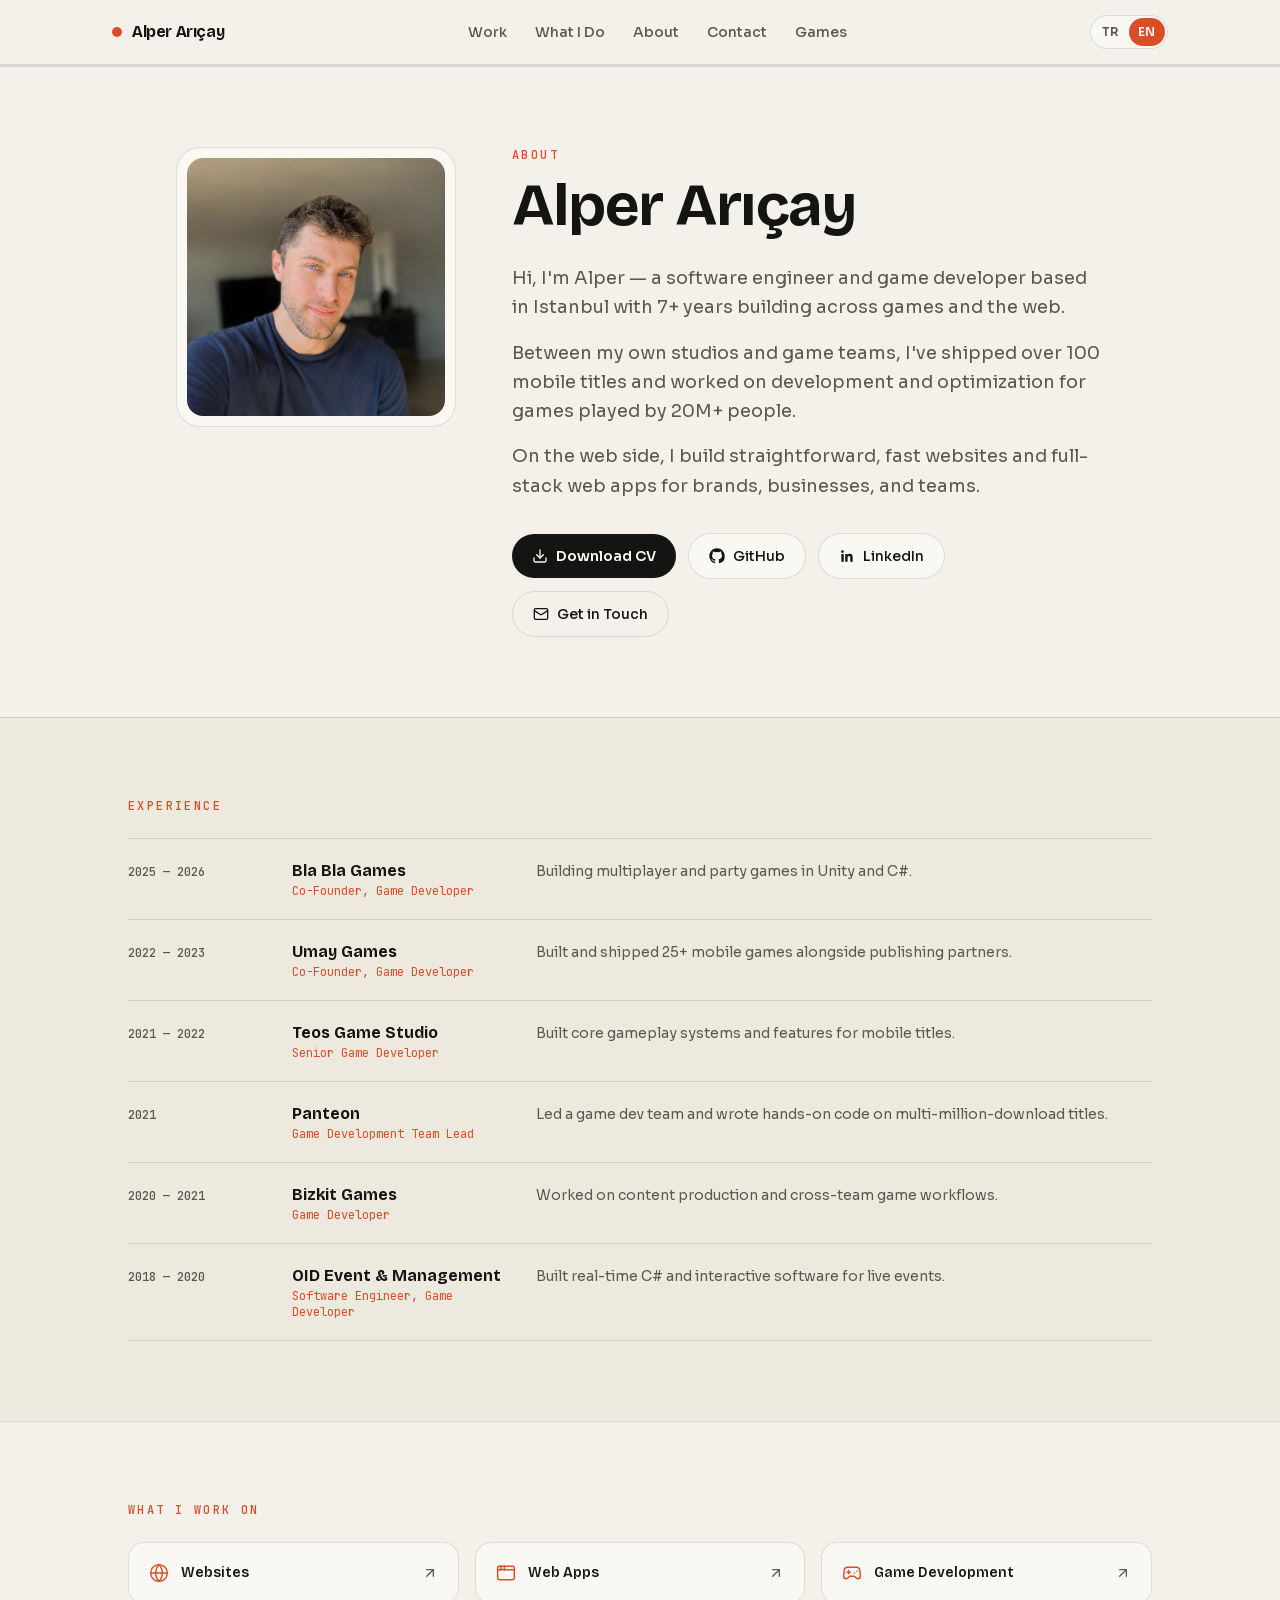
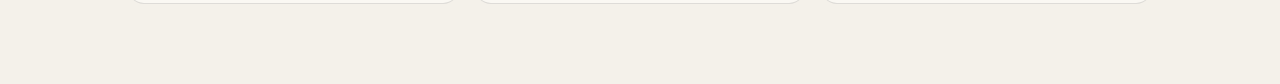
<file: about.html>
<!DOCTYPE html><html lang="tr" class="bricolage_grotesque_d3c6a9ea-module__Q22una__variable sora_23080d8e-module__1_zAVW__variable jetbrains_mono_df3533cf-module__p5wE6W__variable bebasneue_49293256-module__UUKYZa__variable h-full antialiased"><head><meta charSet="utf-8"/><meta http-equiv="Content-Security-Policy" content="script-src 'self' 'sha256-qV1i2erJ+ND9AujVWNV/EViX+UuhxuY3LdxjzNqCO8U=' 'sha256-TJXisoxDz3gMzwtZaBSXcjT2sl10sJvfH8DFFvwIxIs=' 'sha256-OBTN3RiyCV4Bq7dFqZ5a2pAXjnCcCYeTJMO2I/LYKeo=' 'sha256-0Ogvc9iUUn7He9V8c/Xnw2nJfvPHj5KAhBCaVN/BQJQ='; default-src 'self'; style-src 'self' 'unsafe-inline'; img-src 'self' data:; font-src 'self'; media-src 'self'; connect-src 'self' https://firestore.googleapis.com; object-src 'none'; base-uri 'self'; form-action 'self'; frame-ancestors 'none'; upgrade-insecure-requests"/><meta name="referrer" content="strict-origin-when-cross-origin"/><meta name="viewport" content="width=device-width, initial-scale=1"/><link rel="preload" href="/_next/static/media/017d9bea37084d9b-s.p.41rroleoq1br7.woff2" as="font" crossorigin="" type="font/woff2"/><link rel="preload" href="/_next/static/media/051742360c26797e-s.p.1bkzbscqrt8rl.woff2" as="font" crossorigin="" type="font/woff2"/><link rel="preload" href="/_next/static/media/26daee0352f50a5f-s.p.2e115y8-hourl.woff2" as="font" crossorigin="" type="font/woff2"/><link rel="preload" href="/_next/static/media/3dbe685087e51055-s.p.3go3gb1_xu4rn.woff2" as="font" crossorigin="" type="font/woff2"/><link rel="preload" href="/_next/static/media/6a5386fd6038edbe-s.p.3_z45zcoc-xoz.woff2" as="font" crossorigin="" type="font/woff2"/><link rel="preload" href="/_next/static/media/6bd983bd58a87a3d-s.p.1hey5yyym6mz_.woff2" as="font" crossorigin="" type="font/woff2"/><link rel="preload" href="/_next/static/media/BebasNeue_Regular-s.p.2w6e6n91awk1s.ttf" as="font" crossorigin="" type="font/ttf"/><link rel="preload" as="image" href="/images/p.png"/><link rel="stylesheet" href="/_next/static/chunks/0b-9yq3nkyak1.css" data-precedence="next"/><link rel="preload" as="script" fetchPriority="low" href="/_next/static/chunks/0jvhpaew_uadu.js"/><script src="/_next/static/chunks/3450qyhportkm.js" async=""></script><script src="/_next/static/chunks/36lm--m0zwqtj.js" async=""></script><script src="/_next/static/chunks/20oy6l1ooa_me.js" async=""></script><script src="/_next/static/chunks/turbopack-2vvaeswvlaxmo.js" async=""></script><script src="/_next/static/chunks/1z6x88ihszho0.js" async="" crossorigin=""></script><script src="/_next/static/chunks/3fntmmi971322.js" async="" crossorigin=""></script><script src="/_next/static/chunks/15_v2c3u1fdm_.js" async="" crossorigin=""></script><script src="/_next/static/chunks/39z-dx2js9tin.js" async="" crossorigin=""></script><link rel="preload" href="/security.js" as="script"/><title>About — Software Engineer &amp; Game Developer | Alper Arıçay</title><meta name="description" content="Alper Arıçay: 7+ yıllık deneyime sahip yazılım mühendisi ve oyun geliştirici. Alper Arıçay: software engineer and game developer with 7+ years building web products and games."/><link rel="author" href="https://alperaricay.github.io"/><meta name="author" content="Alper Arıçay"/><meta name="keywords" content="Alper Arıçay,game developer,game development,web development,website development,webapp development,web app development,software engineer,software developer,yazılım mühendisi,yazılım geliştirici,oyun geliştirici,oyun geliştirme,web sitesi geliştirme,web uygulaması geliştirme"/><meta name="creator" content="Alper Arıçay"/><meta name="publisher" content="Alper Arıçay"/><meta name="robots" content="index, follow"/><meta name="googlebot" content="index, follow, max-video-preview:-1, max-image-preview:large, max-snippet:-1"/><link rel="canonical" href="https://alperaricay.github.io/about"/><meta property="og:title" content="About — Software Engineer &amp; Game Developer"/><meta property="og:description" content="Alper Arıçay: 7+ yıllık deneyime sahip yazılım mühendisi ve oyun geliştirici. Alper Arıçay: software engineer and game developer with 7+ years building web products and games."/><meta property="og:url" content="https://alperaricay.github.io/about"/><meta property="og:image" content="https://alperaricay.github.io/opengraph-image.png"/><meta property="og:type" content="profile"/><meta name="twitter:card" content="summary_large_image"/><meta name="twitter:title" content="About — Software Engineer &amp; Game Developer"/><meta name="twitter:description" content="Alper Arıçay: 7+ yıllık deneyime sahip yazılım mühendisi ve oyun geliştirici. Alper Arıçay: software engineer and game developer with 7+ years building web products and games."/><meta name="twitter:image" content="https://alperaricay.github.io/opengraph-image.png"/><link rel="icon" href="/favicon.ico?favicon.2vob68tjqpejf.ico" sizes="256x256" type="image/x-icon"/><meta name="next-size-adjust" content=""/><script src="/_next/static/chunks/0cz1d0mv5g_q7.js" noModule=""></script></head><body class="min-h-dvh bg-[var(--ed-bg)] text-[var(--ed-ink)] font-body"><div hidden=""><!--$--><!--/$--></div><script>(self.__next_s=self.__next_s||[]).push(["/security.js",{}])</script><script type="application/ld+json">{"@context":"https://schema.org","@graph":[{"@type":"Person","@id":"https://alperaricay.github.io/#person","name":"Alper Arıçay","url":"https://alperaricay.github.io","image":"https://alperaricay.github.io/images/p.png","jobTitle":"Software Engineer & Game Developer","description":"Software engineer and game developer with 7+ years building websites, web apps, and mobile games played by 20M+ people.","email":"mailto:alperaricay@gmail.com","sameAs":["https://github.com/AlperAricay","https://www.linkedin.com/in/alperaricay/"],"knowsAbout":["Software Engineering","Game Development","Web Development","Web Application Development","Website Development"]},{"@type":"WebSite","@id":"https://alperaricay.github.io/#website","name":"Alper Arıçay","url":"https://alperaricay.github.io","description":"Portfolio of Alper Arıçay — software engineer and game developer working across mobile games (20M+ players), websites, and web apps.","inLanguage":["tr","en"],"author":{"@id":"https://alperaricay.github.io/#person"},"publisher":{"@id":"https://alperaricay.github.io/#person"}}]}</script><div lang="tr" class="min-h-dvh bg-[var(--ed-bg)] text-[var(--ed-ink)]"><header class="sticky top-0 z-50 border-b border-[var(--ed-line)] bg-[var(--ed-bg)]/90 backdrop-blur-md"><div class="mx-auto flex h-16 max-w-6xl items-center justify-between gap-4 px-5 sm:px-8 lg:px-12"><a class="flex items-center gap-2.5 font-display text-base font-bold tracking-tight text-[var(--ed-ink)]" href="/"><span aria-hidden="true" class="h-2.5 w-2.5 rounded-full bg-[var(--ed-accent)]"></span><span>Alper Arıçay</span></a><nav aria-label="Primary" class="hidden items-center gap-7 md:flex"><a class="text-sm font-medium text-[var(--ed-muted)] transition-colors hover:text-[var(--ed-ink)]" href="/#work">İşler</a><a class="text-sm font-medium text-[var(--ed-muted)] transition-colors hover:text-[var(--ed-ink)]" href="/#services">Ne Yapıyorum</a><a class="text-sm font-medium text-[var(--ed-muted)] transition-colors hover:text-[var(--ed-ink)]" href="/about">Hakkımda</a><a class="text-sm font-medium text-[var(--ed-muted)] transition-colors hover:text-[var(--ed-ink)]" href="/#contact">İletişim</a><a class="text-sm font-medium text-[var(--ed-muted)] transition-colors hover:text-[var(--ed-ink)]" href="/game">Oyunlar</a></nav><div class="flex items-center gap-2.5"><div class="relative flex items-center rounded-full border border-[var(--ed-line-strong)] bg-[var(--ed-card)] p-0.5 text-xs font-semibold"><div aria-hidden="true" class="absolute inset-y-0.5 left-0.5 w-9 rounded-full bg-[var(--ed-accent)] transition-transform duration-300 ease-out" style="transform:translateX(0rem)"></div><button type="button" aria-pressed="true" aria-label="Türkçe" class="relative z-10 w-9 rounded-full py-1.5 text-center transition-colors text-[#FAF8F3]">TR</button><button type="button" aria-pressed="false" aria-label="English" class="relative z-10 w-9 rounded-full py-1.5 text-center transition-colors text-[var(--ed-muted)] hover:text-[var(--ed-ink)]">EN</button></div><button type="button" aria-expanded="false" aria-label="Menü" class="inline-flex h-9 w-9 items-center justify-center rounded-full border border-[var(--ed-line-strong)] bg-[var(--ed-card)] text-[var(--ed-ink)] md:hidden"><svg xmlns="http://www.w3.org/2000/svg" width="24" height="24" viewBox="0 0 24 24" fill="none" stroke="currentColor" stroke-width="2" stroke-linecap="round" stroke-linejoin="round" class="lucide lucide-menu h-4 w-4" aria-hidden="true"><path d="M4 5h16"></path><path d="M4 12h16"></path><path d="M4 19h16"></path></svg></button></div></div><div aria-hidden="true" class="h-[2px] w-full origin-left bg-[var(--ed-line)]"><div class="h-full w-full origin-left bg-[var(--ed-accent)]" style="transform:scaleX(0)"></div></div></header><main class="w-full overflow-x-hidden"><section class="mx-auto max-w-5xl px-5 pb-14 pt-12 sm:px-8 sm:pb-20 sm:pt-20 lg:px-12"><div class="grid gap-10 lg:grid-cols-[280px_1fr] lg:items-start lg:gap-14"><div class="mx-auto w-52 sm:w-64 lg:mx-0 lg:w-full"><div class="editorial-card overflow-hidden rounded-3xl p-2.5"><div class="aspect-square overflow-hidden rounded-2xl bg-[var(--ed-surface)]"><img src="/images/p.png" alt="Alper Arıçay&#x27;ın fotoğrafı" class="object-cover h-full w-full"/></div></div></div><div><p class="font-mono text-xs font-medium uppercase tracking-[0.2em] text-[var(--ed-accent)]">Hakkımda</p><h1 class="mt-3 font-display text-4xl font-bold leading-[1.02] tracking-tight text-[var(--ed-ink)] sm:text-6xl">Alper Arıçay</h1><div class="mt-7 space-y-4"><p class="text-base leading-relaxed text-[var(--ed-muted)] sm:text-lg">Merhaba, ben Alper. İstanbul&#x27;da yaşayan bir yazılım mühendisi ve oyun geliştiricisiyim. 7 yılı aşkın süredir web ve oyun tarafında gerçek ürünlerle uğraşıyorum.</p><p class="text-base leading-relaxed text-[var(--ed-muted)] sm:text-lg">Bugüne kadar kendi kurduğum stüdyolarda ve çalıştığım takımlarda 100&#x27;den fazla oyun yayınladık; 20M+ oyuncuya ulaşmış mobil oyunların geliştirme ve optimizasyon süreçlerinde yer aldım.</p><p class="text-base leading-relaxed text-[var(--ed-muted)] sm:text-lg">Oyun dışındaki zamanımda markalar, işletmeler ve ekipler için hızlı, sade ve uzun ömürlü web siteleri ve web uygulamaları geliştiriyorum.</p></div><div class="mt-8 flex flex-wrap items-center gap-3"><a href="/cv/Alper.Aricay.ENCV.pdf" download="" class="inline-flex items-center gap-2 rounded-full bg-[var(--ed-ink)] px-5 py-3 text-sm font-semibold text-[#FAF8F3] transition-colors hover:bg-[var(--ed-accent)]"><svg xmlns="http://www.w3.org/2000/svg" width="24" height="24" viewBox="0 0 24 24" fill="none" stroke="currentColor" stroke-width="2" stroke-linecap="round" stroke-linejoin="round" class="lucide lucide-download h-4 w-4" aria-hidden="true"><path d="M12 15V3"></path><path d="M21 15v4a2 2 0 0 1-2 2H5a2 2 0 0 1-2-2v-4"></path><path d="m7 10 5 5 5-5"></path></svg>CV İndir</a><a href="https://github.com/AlperAricay" target="_blank" rel="noopener noreferrer" class="inline-flex items-center gap-2 rounded-full border border-[var(--ed-line-strong)] bg-[var(--ed-card)] px-5 py-3 text-sm font-medium text-[var(--ed-ink)] transition-colors hover:border-[var(--ed-ink)]"><svg viewBox="0 0 24 24" fill="currentColor" class="h-4 w-4" aria-hidden="true"><path d="M12 .5C5.65.5.5 5.65.5 12c0 5.08 3.29 9.39 7.86 10.91.57.1.79-.25.79-.55 0-.27-.01-1.16-.02-2.11-3.2.7-3.88-1.36-3.88-1.36-.52-1.34-1.28-1.69-1.28-1.69-1.04-.72.08-.7.08-.7 1.15.08 1.76 1.19 1.76 1.19 1.03 1.75 2.69 1.25 3.34.96.1-.74.4-1.25.73-1.54-2.55-.29-5.24-1.28-5.24-5.69 0-1.26.45-2.29 1.19-3.09-.12-.29-.52-1.46.11-3.05 0 0 .97-.31 3.18 1.18a11 11 0 0 1 5.79 0c2.2-1.49 3.17-1.18 3.17-1.18.64 1.59.24 2.76.12 3.05.74.8 1.19 1.83 1.19 3.09 0 4.42-2.69 5.4-5.25 5.68.42.36.78 1.07.78 2.16 0 1.56-.01 2.82-.01 3.2 0 .3.21.66.8.55A10.52 10.52 0 0 0 23.5 12C23.5 5.65 18.35.5 12 .5Z"></path></svg>GitHub</a><a href="https://www.linkedin.com/in/alperaricay/" target="_blank" rel="noopener noreferrer" class="inline-flex items-center gap-2 rounded-full border border-[var(--ed-line-strong)] bg-[var(--ed-card)] px-5 py-3 text-sm font-medium text-[var(--ed-ink)] transition-colors hover:border-[var(--ed-ink)]"><svg viewBox="0 0 24 24" fill="currentColor" class="h-4 w-4" aria-hidden="true"><path d="M20.45 20.45h-3.56v-5.57c0-1.33-.02-3.04-1.85-3.04-1.86 0-2.14 1.45-2.14 2.94v5.67H9.34V9h3.42v1.56h.05c.48-.9 1.64-1.85 3.38-1.85 3.61 0 4.28 2.38 4.28 5.47v6.27ZM5.34 7.43a2.07 2.07 0 1 1 0-4.13 2.07 2.07 0 0 1 0 4.13ZM7.12 20.45H3.56V9h3.56v11.45Z"></path></svg>LinkedIn</a><a class="inline-flex items-center gap-2 rounded-full border border-[var(--ed-line-strong)] px-5 py-3 text-sm font-medium text-[var(--ed-ink)] transition-colors hover:border-[var(--ed-accent)] hover:text-[var(--ed-accent)]" href="/#contact"><svg xmlns="http://www.w3.org/2000/svg" width="24" height="24" viewBox="0 0 24 24" fill="none" stroke="currentColor" stroke-width="2" stroke-linecap="round" stroke-linejoin="round" class="lucide lucide-mail h-4 w-4" aria-hidden="true"><path d="m22 7-8.991 5.727a2 2 0 0 1-2.009 0L2 7"></path><rect x="2" y="4" width="20" height="16" rx="2"></rect></svg>İletişime Geç</a></div></div></div></section><section class="border-t border-[var(--ed-line)] bg-[var(--ed-surface)]/55 px-5 py-14 sm:px-8 sm:py-20 lg:px-12"><div class="mx-auto max-w-5xl"><p class="font-mono text-xs font-medium uppercase tracking-[0.2em] text-[var(--ed-accent)]">Kariyer Özeti</p><div class="mt-6 divide-y divide-[var(--ed-line)] border-y border-[var(--ed-line)]"><div class="grid gap-2 py-5 sm:grid-cols-[140px_220px_1fr] sm:items-baseline sm:gap-6"><span class="font-mono text-xs font-medium text-[var(--ed-muted)]">2025 — 2026</span><div><h2 class="font-display text-base font-bold text-[var(--ed-ink)]">Bla Bla Games</h2><p class="font-mono text-xs text-[var(--ed-accent)]">Kurucu Ortak, Oyun Geliştirici</p></div><p class="text-sm leading-relaxed text-[var(--ed-muted)]">Unity ve C# ile çok oyunculu ve parti oyunları geliştiriyorum.</p></div><div class="grid gap-2 py-5 sm:grid-cols-[140px_220px_1fr] sm:items-baseline sm:gap-6"><span class="font-mono text-xs font-medium text-[var(--ed-muted)]">2022 — 2023</span><div><h2 class="font-display text-base font-bold text-[var(--ed-ink)]">Umay Games</h2><p class="font-mono text-xs text-[var(--ed-accent)]">Kurucu Ortak, Oyun Geliştirici</p></div><p class="text-sm leading-relaxed text-[var(--ed-muted)]">Yayıncılarla 25&#x27;ten fazla mobil oyun geliştirip mağazaya çıkardık.</p></div><div class="grid gap-2 py-5 sm:grid-cols-[140px_220px_1fr] sm:items-baseline sm:gap-6"><span class="font-mono text-xs font-medium text-[var(--ed-muted)]">2021 — 2022</span><div><h2 class="font-display text-base font-bold text-[var(--ed-ink)]">Teos Game Studio</h2><p class="font-mono text-xs text-[var(--ed-accent)]">Kıdemli Oyun Geliştirici</p></div><p class="text-sm leading-relaxed text-[var(--ed-muted)]">Mobil oyunlarda oynanış sistemleri ve özellik geliştirme tarafında çalıştım.</p></div><div class="grid gap-2 py-5 sm:grid-cols-[140px_220px_1fr] sm:items-baseline sm:gap-6"><span class="font-mono text-xs font-medium text-[var(--ed-muted)]">2021</span><div><h2 class="font-display text-base font-bold text-[var(--ed-ink)]">Panteon</h2><p class="font-mono text-xs text-[var(--ed-accent)]">Oyun Geliştirme Takım Lideri</p></div><p class="text-sm leading-relaxed text-[var(--ed-muted)]">Geliştirici ekibe liderlik ettim; milyonlarca indirmeye ulaşan projelerde aktif kod yazdım.</p></div><div class="grid gap-2 py-5 sm:grid-cols-[140px_220px_1fr] sm:items-baseline sm:gap-6"><span class="font-mono text-xs font-medium text-[var(--ed-muted)]">2020 — 2021</span><div><h2 class="font-display text-base font-bold text-[var(--ed-ink)]">Bizkit Games</h2><p class="font-mono text-xs text-[var(--ed-accent)]">Oyun Geliştirici</p></div><p class="text-sm leading-relaxed text-[var(--ed-muted)]">Üretilen oyun içerikleri ve ekip koordinasyonu süreçlerinde görev aldım.</p></div><div class="grid gap-2 py-5 sm:grid-cols-[140px_220px_1fr] sm:items-baseline sm:gap-6"><span class="font-mono text-xs font-medium text-[var(--ed-muted)]">2018 — 2020</span><div><h2 class="font-display text-base font-bold text-[var(--ed-ink)]">OID Event &amp; Management</h2><p class="font-mono text-xs text-[var(--ed-accent)]">Yazılım Mühendisi, Oyun Geliştirici</p></div><p class="text-sm leading-relaxed text-[var(--ed-muted)]">Etkinlikler için gerçek zamanlı C# ve etkileşimli yazılımlar geliştirdim.</p></div></div></div></section><section class="border-t border-[var(--ed-line)] px-5 py-14 sm:px-8 sm:py-20 lg:px-12"><div class="mx-auto max-w-5xl"><p class="font-mono text-xs font-medium uppercase tracking-[0.2em] text-[var(--ed-accent)]">Çalıştığım Alanlar</p><div class="mt-6 grid gap-4 sm:grid-cols-3"><a class="group editorial-card flex items-center justify-between gap-3 rounded-2xl p-5 transition-colors hover:border-[var(--ed-accent)]" href="/services/website"><div class="flex items-center gap-3"><svg xmlns="http://www.w3.org/2000/svg" width="24" height="24" viewBox="0 0 24 24" fill="none" stroke="currentColor" stroke-width="1.75" stroke-linecap="round" stroke-linejoin="round" class="lucide lucide-globe h-5 w-5 shrink-0 text-[var(--ed-accent)]" aria-hidden="true"><circle cx="12" cy="12" r="10"></circle><path d="M12 2a14.5 14.5 0 0 0 0 20 14.5 14.5 0 0 0 0-20"></path><path d="M2 12h20"></path></svg><span class="font-display text-sm font-semibold text-[var(--ed-ink)] group-hover:text-[var(--ed-accent)]">Web Sitesi</span></div><svg xmlns="http://www.w3.org/2000/svg" width="24" height="24" viewBox="0 0 24 24" fill="none" stroke="currentColor" stroke-width="2" stroke-linecap="round" stroke-linejoin="round" class="lucide lucide-arrow-up-right h-4 w-4 text-[var(--ed-muted)] transition-transform group-hover:-translate-y-0.5 group-hover:translate-x-0.5 group-hover:text-[var(--ed-accent)]" aria-hidden="true"><path d="M7 7h10v10"></path><path d="M7 17 17 7"></path></svg></a><a class="group editorial-card flex items-center justify-between gap-3 rounded-2xl p-5 transition-colors hover:border-[var(--ed-accent)]" href="/services/webapp"><div class="flex items-center gap-3"><svg xmlns="http://www.w3.org/2000/svg" width="24" height="24" viewBox="0 0 24 24" fill="none" stroke="currentColor" stroke-width="1.75" stroke-linecap="round" stroke-linejoin="round" class="lucide lucide-app-window h-5 w-5 shrink-0 text-[var(--ed-accent)]" aria-hidden="true"><rect x="2" y="4" width="20" height="16" rx="2"></rect><path d="M10 4v4"></path><path d="M2 8h20"></path><path d="M6 4v4"></path></svg><span class="font-display text-sm font-semibold text-[var(--ed-ink)] group-hover:text-[var(--ed-accent)]">Web Uygulaması</span></div><svg xmlns="http://www.w3.org/2000/svg" width="24" height="24" viewBox="0 0 24 24" fill="none" stroke="currentColor" stroke-width="2" stroke-linecap="round" stroke-linejoin="round" class="lucide lucide-arrow-up-right h-4 w-4 text-[var(--ed-muted)] transition-transform group-hover:-translate-y-0.5 group-hover:translate-x-0.5 group-hover:text-[var(--ed-accent)]" aria-hidden="true"><path d="M7 7h10v10"></path><path d="M7 17 17 7"></path></svg></a><a class="group editorial-card flex items-center justify-between gap-3 rounded-2xl p-5 transition-colors hover:border-[var(--ed-accent)]" href="/services/game"><div class="flex items-center gap-3"><svg xmlns="http://www.w3.org/2000/svg" width="24" height="24" viewBox="0 0 24 24" fill="none" stroke="currentColor" stroke-width="1.75" stroke-linecap="round" stroke-linejoin="round" class="lucide lucide-gamepad2 lucide-gamepad-2 h-5 w-5 shrink-0 text-[var(--ed-accent)]" aria-hidden="true"><line x1="6" x2="10" y1="11" y2="11"></line><line x1="8" x2="8" y1="9" y2="13"></line><line x1="15" x2="15.01" y1="12" y2="12"></line><line x1="18" x2="18.01" y1="10" y2="10"></line><path d="M17.32 5H6.68a4 4 0 0 0-3.978 3.59c-.006.052-.01.101-.017.152C2.604 9.416 2 14.456 2 16a3 3 0 0 0 3 3c1 0 1.5-.5 2-1l1.414-1.414A2 2 0 0 1 9.828 16h4.344a2 2 0 0 1 1.414.586L17 18c.5.5 1 1 2 1a3 3 0 0 0 3-3c0-1.545-.604-6.584-.685-7.258-.007-.05-.011-.1-.017-.151A4 4 0 0 0 17.32 5z"></path></svg><span class="font-display text-sm font-semibold text-[var(--ed-ink)] group-hover:text-[var(--ed-accent)]">Oyun Geliştirme</span></div><svg xmlns="http://www.w3.org/2000/svg" width="24" height="24" viewBox="0 0 24 24" fill="none" stroke="currentColor" stroke-width="2" stroke-linecap="round" stroke-linejoin="round" class="lucide lucide-arrow-up-right h-4 w-4 text-[var(--ed-muted)] transition-transform group-hover:-translate-y-0.5 group-hover:translate-x-0.5 group-hover:text-[var(--ed-accent)]" aria-hidden="true"><path d="M7 7h10v10"></path><path d="M7 17 17 7"></path></svg></a></div></div></section></main></div><!--$--><!--/$--><script src="/_next/static/chunks/0jvhpaew_uadu.js" id="_R_" async=""></script><script>(self.__next_f=self.__next_f||[]).push([0])</script><script>self.__next_f.push([1,"1:\"$Sreact.fragment\"\n2:I[79520,[\"/_next/static/chunks/1z6x88ihszho0.js\"],\"\"]\n4:I[39756,[\"/_next/static/chunks/3fntmmi971322.js\"],\"default\"]\n5:I[37457,[\"/_next/static/chunks/3fntmmi971322.js\"],\"default\"]\n6:I[74179,[\"/_next/static/chunks/1z6x88ihszho0.js\",\"/_next/static/chunks/15_v2c3u1fdm_.js\",\"/_next/static/chunks/39z-dx2js9tin.js\"],\"default\"]\n7:I[97367,[\"/_next/static/chunks/3fntmmi971322.js\"],\"OutletBoundary\"]\n8:\"$Sreact.suspense\"\nb:I[97367,[\"/_next/static/chunks/3fntmmi971322.js\"],\"ViewportBoundary\"]\nd:I[97367,[\"/_next/static/chunks/3fntmmi971322.js\"],\"MetadataBoundary\"]\nf:I[68027,[\"/_next/static/chunks/1z6x88ihszho0.js\"],\"default\",1]\n:HL[\"/_next/static/chunks/0b-9yq3nkyak1.css\",\"style\"]\n:HL[\"/_next/static/media/017d9bea37084d9b-s.p.41rroleoq1br7.woff2\",\"font\",{\"crossOrigin\":\"\",\"type\":\"font/woff2\"}]\n:HL[\"/_next/static/media/051742360c26797e-s.p.1bkzbscqrt8rl.woff2\",\"font\",{\"crossOrigin\":\"\",\"type\":\"font/woff2\"}]\n:HL[\"/_next/static/media/26daee0352f50a5f-s.p.2e115y8-hourl.woff2\",\"font\",{\"crossOrigin\":\"\",\"type\":\"font/woff2\"}]\n:HL[\"/_next/static/media/3dbe685087e51055-s.p.3go3gb1_xu4rn.woff2\",\"font\",{\"crossOrigin\":\"\",\"type\":\"font/woff2\"}]\n:HL[\"/_next/static/media/6a5386fd6038edbe-s.p.3_z45zcoc-xoz.woff2\",\"font\",{\"crossOrigin\":\"\",\"type\":\"font/woff2\"}]\n:HL[\"/_next/static/media/6bd983bd58a87a3d-s.p.1hey5yyym6mz_.woff2\",\"font\",{\"crossOrigin\":\"\",\"type\":\"font/woff2\"}]\n:HL[\"/_next/static/media/BebasNeue_Regular-s.p.2w6e6n91awk1s.ttf\",\"font\",{\"crossOrigin\":\"\",\"type\":\"font/ttf\"}]\n3:T43d,{\"@context\":\"https://schema.org\",\"@graph\":[{\"@type\":\"Person\",\"@id\":\"https://alperaricay.github.io/#person\",\"name\":\"Alper Arıçay\",\"url\":\"https://alperaricay.github.io\",\"image\":\"https://alperaricay.github.io/images/p.png\",\"jobTitle\":\"Software Engineer \u0026 Game Developer\",\"description\":\"Software engineer and game developer with 7+ years building websites, web apps, and mobile games played by 20M+ people.\",\"email\":\"mailto:alperaricay@gmail.com\",\"sameAs\":[\"https://github.com/AlperAricay\",\"https://www.linkedin.com/in/alperaricay/\"],\"knowsAbout\":[\"Software Engineering\",\"Game Development\",\"Web Development\",\"Web Application Development\",\"Website Development\"]},{\"@type\":\"WebSite\",\"@id\":\"https://alperaricay.github.io/#website\",\"name\":\"Alper Arıçay\",\"url\":\"https://alperaricay.github.io\",\"description\":\"Portfolio of Alper Arıçay — software engineer and game developer working across mobile games (20M+ players), websites, and web apps.\",\"inLanguage\":[\"tr\",\"en\"],\"author\":{\"@id\":\"https://alperaricay.github.io/#person\"},\"publisher\":{\"@id\":\"https://alperaricay.github.io/#person\"}}]}a:X\n0:{\"P\":null,\"c\":[\"\",\"about\"],\"q\":\"\",\"i\":false,\"f\":[[[\"\",{\"children\":[\"about\",{\"children\":[\"__PAGE__\",{},\"$undefined\",\"$undefined\",4608]},\"$undefined\",\"$undefined\",4608]},\"$undefined\",\"$undefined\",4624],[[\"$\",\"$1\",\"c\",{\"children\":[[[\"$\",\"link\",\"0\",{\"rel\":\"stylesheet\",\"href\":\"/_next/static/chunks/0b-9yq3nkyak1.css\",\"precedence\":\"next\",\"crossOrigin\":\"$undefined\",\"nonce\":\"$undefined\"}],[\"$\",\"script\",\"script-0\",{\"src\":\"/_next/static/chunks/1z6x88ihszho0.js\",\"async\":true,\"nonce\":\"$undefined\"}]],[\"$\",\"html\",null,{\"lang\":\"tr\",\"className\":\"bricolage_grotesque_d3c6a9ea-module__Q22una__variable sora_23080d8e-module__1_zAVW__variable jetbrains_mono_df3533cf-module__p5wE6W__variable bebasneue_49293256-module__UUKYZa__variable h-full antialiased\",\"children\":[\"$\",\"body\",null,{\"className\":\"min-h-dvh bg-[var(--ed-bg)] text-[var(--ed-ink)] font-body\",\"children\":[[\"$\",\"$L2\",null,{\"src\":\"/security.js\",\"strategy\":\"beforeInteractive\"}],[\"$\",\"script\",null,{\"type\":\"application/ld+json\",\"dangerouslySetInnerHTML\":{\"__html\":\"$3\"}}],[\"$\",\"$L4\",null,{\"parallelRouterKey\":\"children\",\"error\":\"$undefined\",\"errorStyles\":\"$undefined\",\"errorScripts\":\"$undefined\",\"template\":[\"$\",\"$L5\",null,{}],\"templateStyles\":\"$undefined\",\"templateScripts\":\"$undefined\",\"notFound\":[[[\"$\",\"title\",null,{\"children\":\"404: This page could not be found.\"}],[\"$\",\"div\",null,{\"style\":{\"fontFamily\":\"system-ui,\\\"Segoe UI\\\",Roboto,Helvetica,Arial,sans-serif,\\\"Apple Color Emoji\\\",\\\"Segoe UI Emoji\\\"\",\"height\":\"100vh\",\"textAlign\":\"center\",\"display\":\"flex\",\"flexDirection\":\"column\",\"alignItems\":\"center\",\"justifyContent\":\"center\"},\"children\":[\"$\",\"div\",null,{\"children\":[[\"$\",\"style\",null,{\"dangerouslySetInnerHTML\":{\"__html\":\"body{color:#000;background:#fff;margin:0}.next-error-h1{border-right:1px solid rgba(0,0,0,.3)}@media (prefers-color-scheme:dark){body{color:#fff;background:#000}.next-error-h1{border-right:1px solid rgba(255,255,255,.3)}}\"}}],[\"$\",\"h1\",null,{\"className\":\"next-error-h1\",\"style\":{\"display\":\"inline-block\",\"margin\":\"0 20px 0 0\",\"padding\":\"0 23px 0 0\",\"fontSize\":24,\"fontWeight\":500,\"verticalAlign\":\"top\",\"lineHeight\":\"49px\"},\"children\":404}],[\"$\",\"div\",null,{\"style\":{\"display\":\"inline-block\"},\"children\":[\"$\",\"h2\",null,{\"style\":{\"fontSize\":14,\"fontWeight\":400,\"lineHeight\":\"49px\",\"margin\":0},\"children\":\"This page could not be found.\"}]}]]}]}]],[]],\"forbidden\":\"$undefined\",\"unauthorized\":\"$undefined\"}]]}]}]]}],{\"children\":[[\"$\",\"$1\",\"c\",{\"children\":[null,[\"$\",\"$L4\",null,{\"parallelRouterKey\":\"children\",\"error\":\"$undefined\",\"errorStyles\":\"$undefined\",\"errorScripts\":\"$undefined\",\"template\":[\"$\",\"$L5\",null,{}],\"templateStyles\":\"$undefined\",\"templateScripts\":\"$undefined\",\"notFound\":\"$undefined\",\"forbidden\":\"$undefined\",\"unauthorized\":\"$undefined\"}]]}],{\"children\":[[\"$\",\"$1\",\"c\",{\"children\":[[\"$\",\"$L6\",null,{}],[[\"$\",\"script\",\"script-0\",{\"src\":\"/_next/static/chunks/15_v2c3u1fdm_.js\",\"async\":true,\"nonce\":\"$undefined\"}],[\"$\",\"script\",\"script-1\",{\"src\":\"/_next/static/chunks/39z-dx2js9tin.js\",\"async\":true,\"nonce\":\"$undefined\"}]],[\"$\",\"$L7\",null,{\"children\":[\"$\",\"$8\",null,{\"name\":\"Next.MetadataOutlet\",\"children\":\"$@9\"}]}]]}],{},null,false,null]},null,false,\"$a\"]},null,false,null],[\"$\",\"$1\",\"h\",{\"children\":[null,[\"$\",\"$Lb\",null,{\"children\":\"$Lc\"}],[\"$\",\"div\",null,{\"hidden\":true,\"children\":[\"$\",\"$Ld\",null,{\"children\":[\"$\",\"$8\",null,{\"name\":\"Next.Metadata\",\"children\":\"$Le\"}]}]}],[\"$\",\"meta\",null,{\"name\":\"next-size-adjust\",\"content\":\"\"}]]}],false]],\"m\":\"$undefined\",\"G\":[\"$f\",[[\"$\",\"link\",\"0\",{\"rel\":\"stylesheet\",\"href\":\"/_next/static/chunks/0b-9yq3nkyak1.css\",\"precedence\":\"next\",\"crossOrigin\":\"$undefined\",\"nonce\":\"$undefined\"}]]],\"S\":true,\"h\":null,\"r\":\"$undefined\",\"s\":\"$undefined\",\"a\":\"$undefined\",\"l\":\"$undefined\",\"p\":\"$undefined\",\"d\":\"$undefined\",\"b\":\"_lIm73dYrR1f2i-ls3k2C\"}\na:C\nc:[[\"$\",\"meta\",\"0\",{\"charSet\":\"utf-8\"}],[\"$\",\"meta\",\"1\",{\"name\":\"viewport\",\"content\":\"width=device-width, initial-scale=1\"}]]\n10:I[27201,[\"/_next/static/chunks/3fntmmi971322.js\"],\"IconMark\"]\n9:null\ne:[[\"$\",\"title\",\"0\",{\"children\":\"About — Software Engineer \u0026 Game Developer | Alper Arıçay\"}],[\"$\",\"meta\",\"1\",{\"name\":\"description\",\"content\":\"Alper Arıçay: 7+ yıllık deneyime sahip yazılım mühendisi ve oyun geliştirici. Alper Arıçay: software engineer and game developer with 7+ years building web products and games.\"}],[\"$\",\"link\",\"2\",{\"rel\":\"author\",\"href\":\"https://alperaricay.github.io\"}],[\"$\",\"meta\",\"3\",{\"name\":\"author\",\"content\":\"Alper Arıçay\"}],[\"$\",\"meta\",\"4\",{\"name\":\"keywords\",\"content\":\"Alper Arıçay,game developer,game development,web development,website development,webapp development,web app development,software engineer,software developer,yazılım mühendisi,yazılım geliştirici,oyun geliştirici,oyun geliştirme,web sitesi geliştirme,web uygulaması geliştirme\"}],[\"$\",\"meta\",\"5\",{\"name\":\"creator\",\"content\":\"Alper Arıçay\"}],[\"$\",\"meta\",\"6\",{\"name\":\"publisher\",\"content\":\"Alper Arıçay\"}],[\"$\",\"meta\",\"7\",{\"name\":\"robots\",\"content\":\"index, follow\"}],[\"$\",\"meta\",\"8\",{\"name\":\"googlebot\",\"content\":\"index, follow, max-video-preview:-1, max-image-preview:large, max-snippet:-1\"}],[\"$\",\"link\",\"9\",{\"rel\":\"canonical\",\"href\":\"https://alperaricay.github.io/about\"}],[\"$\",\"meta\",\"10\",{\"property\":\"og:title\",\"content\":\"About — Software Engineer \u0026 Game Developer\"}],[\"$\",\"meta\",\"11\",{\"property\":\"og:description\",\"content\":\"Alper Arıçay: 7+ yıllık deneyime sahip yazılım mühendisi ve oyun geliştirici. Alper Arıçay: software engineer and game developer with 7+ years building web products and games.\"}],[\"$\",\"meta\",\"12\",{\"property\":\"og:url\",\"content\":\"https://alperaricay.github.io/about\"}],[\"$\",\"meta\",\"13\",{\"property\":\"og:image\",\"content\":\"https://alperaricay.github.io/opengraph-image.png\"}],[\"$\",\"meta\",\"14\",{\"property\":\"og:type\",\"content\":\"profile\"}],[\"$\",\"meta\",\"15\",{\"name\":\"twitter:card\",\"content\":\"summary_large_image\"}],[\"$\",\"meta\",\"16\",{\"name\":\"twitter:title\",\"content\":\"About — Software Engineer \u0026 Game Developer\"}],[\"$\",\"meta\",\"17\",{\"name\":\"twitter:description\",\"content\":\"Alper Arıçay: 7+ yıllık deneyime sahip yazılım mühendisi ve oyun geliştirici. Alper Arıçay: software engineer and game developer with 7+ years building web products and games.\"}],[\"$\",\"meta\",\"18\",{\"name\":\"twitter:image\",\"content\":\"https://alperaricay.github.io/opengraph-image.png\"}],[\"$\",\"link\",\"19\",{\"rel\":\"icon\",\"href\":\"/favicon.ico?favicon.2vob68tjqpejf.ico\",\"sizes\":\"256x256\",\"type\":\"image/x-icon\"}],[\"$\",\"$L10\",\"20\",{}]]\n"])</script></body></html>
</file>
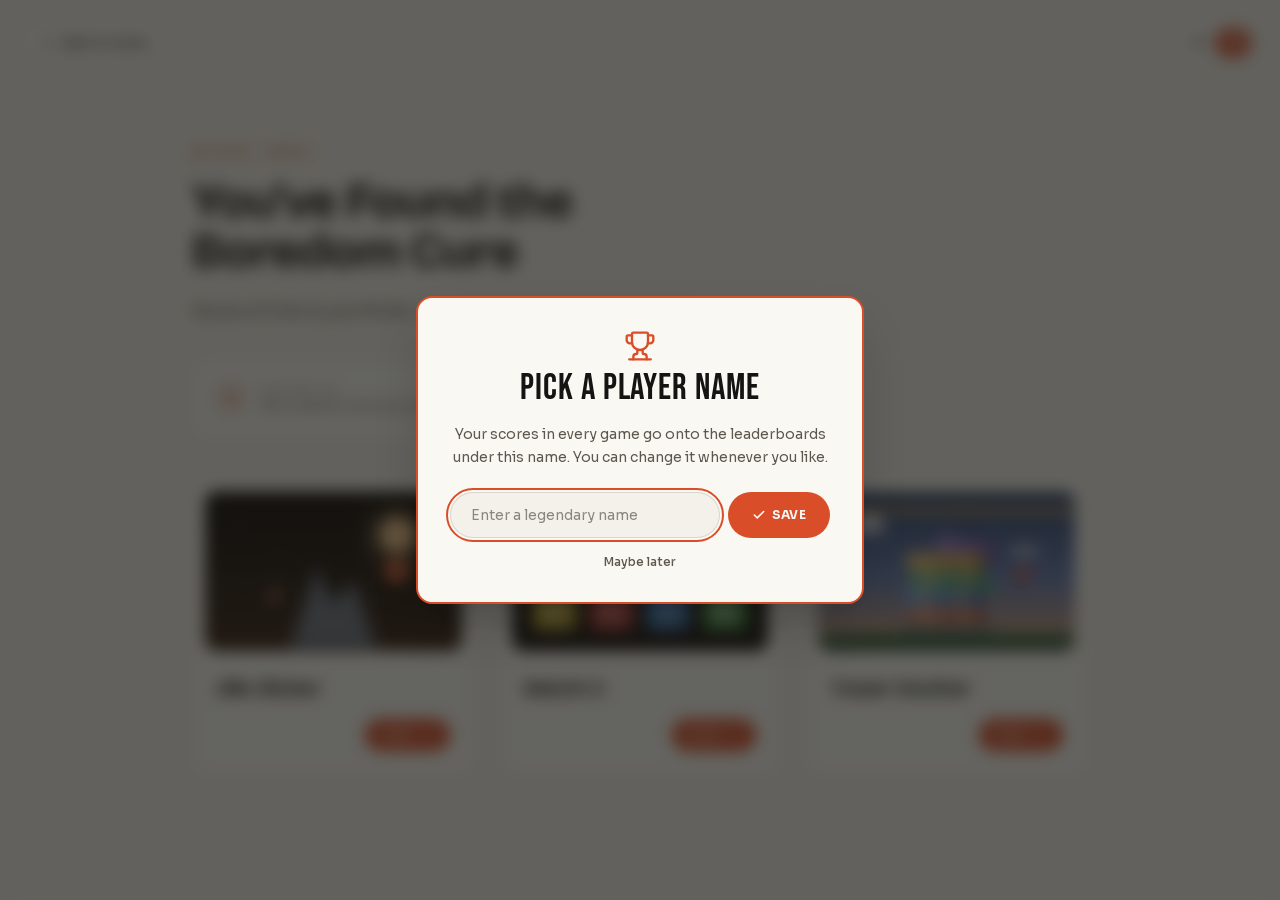
<file: game.html>
<!DOCTYPE html><html lang="tr" class="bricolage_grotesque_d3c6a9ea-module__Q22una__variable sora_23080d8e-module__1_zAVW__variable jetbrains_mono_df3533cf-module__p5wE6W__variable bebasneue_49293256-module__UUKYZa__variable h-full antialiased"><head><meta charSet="utf-8"/><meta http-equiv="Content-Security-Policy" content="script-src 'self' 'sha256-qV1i2erJ+ND9AujVWNV/EViX+UuhxuY3LdxjzNqCO8U=' 'sha256-TJXisoxDz3gMzwtZaBSXcjT2sl10sJvfH8DFFvwIxIs=' 'sha256-OBTN3RiyCV4Bq7dFqZ5a2pAXjnCcCYeTJMO2I/LYKeo=' 'sha256-1QAxoSQT6LHximZL4nZ1LNJZOW7YN86tO2z+MN25yy4='; default-src 'self'; style-src 'self' 'unsafe-inline'; img-src 'self' data:; font-src 'self'; media-src 'self'; connect-src 'self' https://firestore.googleapis.com; object-src 'none'; base-uri 'self'; form-action 'self'; frame-ancestors 'none'; upgrade-insecure-requests"/><meta name="referrer" content="strict-origin-when-cross-origin"/><meta name="viewport" content="width=device-width, initial-scale=1"/><link rel="preload" href="/_next/static/media/017d9bea37084d9b-s.p.41rroleoq1br7.woff2" as="font" crossorigin="" type="font/woff2"/><link rel="preload" href="/_next/static/media/051742360c26797e-s.p.1bkzbscqrt8rl.woff2" as="font" crossorigin="" type="font/woff2"/><link rel="preload" href="/_next/static/media/26daee0352f50a5f-s.p.2e115y8-hourl.woff2" as="font" crossorigin="" type="font/woff2"/><link rel="preload" href="/_next/static/media/3dbe685087e51055-s.p.3go3gb1_xu4rn.woff2" as="font" crossorigin="" type="font/woff2"/><link rel="preload" href="/_next/static/media/6a5386fd6038edbe-s.p.3_z45zcoc-xoz.woff2" as="font" crossorigin="" type="font/woff2"/><link rel="preload" href="/_next/static/media/6bd983bd58a87a3d-s.p.1hey5yyym6mz_.woff2" as="font" crossorigin="" type="font/woff2"/><link rel="preload" href="/_next/static/media/BebasNeue_Regular-s.p.2w6e6n91awk1s.ttf" as="font" crossorigin="" type="font/ttf"/><link rel="stylesheet" href="/_next/static/chunks/0b-9yq3nkyak1.css" data-precedence="next"/><link rel="preload" as="script" fetchPriority="low" href="/_next/static/chunks/0jvhpaew_uadu.js"/><script src="/_next/static/chunks/3450qyhportkm.js" async=""></script><script src="/_next/static/chunks/36lm--m0zwqtj.js" async=""></script><script src="/_next/static/chunks/20oy6l1ooa_me.js" async=""></script><script src="/_next/static/chunks/turbopack-2vvaeswvlaxmo.js" async=""></script><script src="/_next/static/chunks/1z6x88ihszho0.js" async="" crossorigin=""></script><script src="/_next/static/chunks/3fntmmi971322.js" async="" crossorigin=""></script><script src="/_next/static/chunks/16ocadrhxihzw.js" async="" crossorigin=""></script><script src="/_next/static/chunks/3bbvcphviuyb7.js" async="" crossorigin=""></script><link rel="preload" href="/security.js" as="script"/><title>Sıkıldıysan Doğru Yerdesin | Alper Arıçay</title><meta name="description" content="Portföyle hiçbir ilgisi yok, sırf eğlence olsun diye burada duruyorlar."/><link rel="author" href="https://alperaricay.github.io"/><meta name="author" content="Alper Arıçay"/><meta name="keywords" content="Alper Arıçay,game developer,game development,web development,website development,webapp development,web app development,software engineer,software developer,yazılım mühendisi,yazılım geliştirici,oyun geliştirici,oyun geliştirme,web sitesi geliştirme,web uygulaması geliştirme"/><meta name="creator" content="Alper Arıçay"/><meta name="publisher" content="Alper Arıçay"/><meta name="robots" content="noindex, follow"/><link rel="canonical" href="https://alperaricay.github.io/game"/><meta property="og:title" content="Alper Arıçay — Yazılım Mühendisi ve Oyun Geliştirici"/><meta property="og:description" content="20M+ oyuncuya ulaşmış mobil oyunlarda geliştirme ve optimizasyon yapan, markalar ve ekipler için web siteleri ve uygulamalar geliştiren Alper Arıçay&#x27;ın portfolyosu."/><meta property="og:url" content="https://alperaricay.github.io"/><meta property="og:site_name" content="Alper Arıçay"/><meta property="og:locale" content="tr_TR"/><meta property="og:image" content="https://alperaricay.github.io/opengraph-image.png"/><meta property="og:locale:alternate" content="en_US"/><meta property="og:type" content="website"/><meta name="twitter:card" content="summary_large_image"/><meta name="twitter:title" content="Alper Arıçay — Yazılım Mühendisi ve Oyun Geliştirici"/><meta name="twitter:description" content="20M+ oyuncuya ulaşmış mobil oyunlarda geliştirme ve optimizasyon yapan, markalar ve ekipler için web siteleri ve uygulamalar geliştiren Alper Arıçay&#x27;ın portfolyosu."/><meta name="twitter:image" content="https://alperaricay.github.io/opengraph-image.png"/><link rel="icon" href="/favicon.ico?favicon.2vob68tjqpejf.ico" sizes="256x256" type="image/x-icon"/><meta name="next-size-adjust" content=""/><script src="/_next/static/chunks/0cz1d0mv5g_q7.js" noModule=""></script></head><body class="min-h-dvh bg-[var(--ed-bg)] text-[var(--ed-ink)] font-body"><div hidden=""><!--$--><!--/$--></div><script>(self.__next_s=self.__next_s||[]).push(["/security.js",{}])</script><script type="application/ld+json">{"@context":"https://schema.org","@graph":[{"@type":"Person","@id":"https://alperaricay.github.io/#person","name":"Alper Arıçay","url":"https://alperaricay.github.io","image":"https://alperaricay.github.io/images/p.png","jobTitle":"Software Engineer & Game Developer","description":"Software engineer and game developer with 7+ years building websites, web apps, and mobile games played by 20M+ people.","email":"mailto:alperaricay@gmail.com","sameAs":["https://github.com/AlperAricay","https://www.linkedin.com/in/alperaricay/"],"knowsAbout":["Software Engineering","Game Development","Web Development","Web Application Development","Website Development"]},{"@type":"WebSite","@id":"https://alperaricay.github.io/#website","name":"Alper Arıçay","url":"https://alperaricay.github.io","description":"Portfolio of Alper Arıçay — software engineer and game developer working across mobile games (20M+ players), websites, and web apps.","inLanguage":["tr","en"],"author":{"@id":"https://alperaricay.github.io/#person"},"publisher":{"@id":"https://alperaricay.github.io/#person"}}]}</script><div class="fixed left-5 top-5 z-50 sm:left-6 sm:top-6 portrait:top-20!"><a class="group inline-flex items-center gap-2 rounded-full border border-[var(--ed-line-strong)] bg-[var(--ed-card)]/92 px-4 py-2.5 text-xs font-medium text-[var(--ed-ink)] shadow-sm backdrop-blur-md transition-colors hover:border-[var(--ed-accent)] hover:text-[var(--ed-accent)]" href="/"><svg xmlns="http://www.w3.org/2000/svg" width="24" height="24" viewBox="0 0 24 24" fill="none" stroke="currentColor" stroke-width="2" stroke-linecap="round" stroke-linejoin="round" class="lucide lucide-arrow-left h-3.5 w-3.5 transition-transform duration-300 group-hover:-translate-x-0.5" aria-hidden="true"><path d="m12 19-7-7 7-7"></path><path d="M19 12H5"></path></svg>Ana sayfaya dön</a></div><div class="fixed right-5 top-5 z-50 sm:right-6 sm:top-6 portrait:right-auto! portrait:left-5!"><div class="relative flex items-center rounded-full border border-[var(--ed-line-strong)] bg-[var(--ed-card)]/92 p-1 text-xs font-semibold shadow-sm backdrop-blur-md"><div aria-hidden="true" class="absolute inset-y-1 left-1 w-9 rounded-full bg-[var(--ed-accent)] transition-transform duration-300 ease-out" style="transform:translateX(0rem)"></div><button type="button" aria-pressed="true" aria-label="Türkçe" class="relative z-10 w-9 rounded-full py-1.5 text-center transition-colors text-[#FAF8F3]">TR</button><button type="button" aria-pressed="false" aria-label="English" class="relative z-10 w-9 rounded-full py-1.5 text-center transition-colors text-[var(--ed-muted)] hover:text-[var(--ed-ink)]">EN</button></div></div><main class="relative min-h-dvh w-full overflow-x-hidden bg-[var(--ed-bg)] text-[var(--ed-ink)]"><section class="relative mx-auto max-w-5xl px-6 pb-16 pt-28 sm:px-10 sm:pb-24 sm:pt-36 lg:px-16"><p class="flex items-center gap-2 font-mono text-xs font-medium uppercase tracking-[0.25em] text-[var(--ed-accent)]"><svg xmlns="http://www.w3.org/2000/svg" width="24" height="24" viewBox="0 0 24 24" fill="none" stroke="currentColor" stroke-width="1.75" stroke-linecap="round" stroke-linejoin="round" class="lucide lucide-sparkles h-3.5 w-3.5" aria-hidden="true"><path d="M11.017 2.814a1 1 0 0 1 1.966 0l1.051 5.558a2 2 0 0 0 1.594 1.594l5.558 1.051a1 1 0 0 1 0 1.966l-5.558 1.051a2 2 0 0 0-1.594 1.594l-1.051 5.558a1 1 0 0 1-1.966 0l-1.051-5.558a2 2 0 0 0-1.594-1.594l-5.558-1.051a1 1 0 0 1 0-1.966l5.558-1.051a2 2 0 0 0 1.594-1.594z"></path><path d="M20 2v4"></path><path d="M22 4h-4"></path><circle cx="4" cy="20" r="2"></circle></svg>Mini Oyunlar</p><h1 class="mt-4 max-w-2xl text-balance font-display text-3xl font-bold leading-[1.05] tracking-tight text-[var(--ed-ink)] sm:text-5xl">Sıkıldıysan Doğru Yerdesin</h1><p class="mt-5 max-w-xl text-balance text-base leading-relaxed text-[var(--ed-muted)] sm:text-lg">Portföyle hiçbir ilgisi yok, sırf eğlence olsun diye burada duruyorlar.</p><div class="mt-8 max-w-2xl"><div class="h-[74px]" aria-hidden="true"></div></div><div class="mt-10 grid gap-6 sm:grid-cols-2 lg:grid-cols-3"><a aria-label="Idle Clicker — Oyna" class="group editorial-card relative flex flex-col overflow-hidden rounded-2xl transition-colors hover:border-[var(--ed-accent)]" href="/game/idle-clicker"><span aria-hidden="true" class="pointer-events-none absolute inset-0 z-10 opacity-0 transition-opacity duration-300 group-hover:opacity-100" style="background:radial-gradient(180px circle at var(--pointer-x, 50%) var(--pointer-y, 50%), rgba(217,78,40,0.12), transparent 70%)"></span><div class="p-3 pb-0"><div class="overflow-hidden rounded-xl bg-[#181512]"><div aria-hidden="true" class="relative aspect-[16/10] w-full overflow-hidden rounded-xl border border-line" style="background:linear-gradient(180deg, #120d0a 0%, #241a12 55%, #3d2416 100%)"><div class="absolute right-[18%] top-[16%] h-9 w-9 rounded-full" style="background:#f2c68d;box-shadow:0 0 22px 6px rgba(242,198,141,0.45)"></div><span class="absolute rounded-full bg-[rgba(246,238,227,0.6)]" style="top:20%;left:12%;width:3px;height:3px"></span><span class="absolute rounded-full bg-[rgba(246,238,227,0.6)]" style="top:34%;left:28%;width:2px;height:2px"></span><span class="absolute rounded-full bg-[rgba(246,238,227,0.6)]" style="top:14%;left:62%;width:2px;height:2px"></span><span class="absolute rounded-full bg-[rgba(246,238,227,0.6)]" style="top:42%;left:80%;width:3px;height:3px"></span><span class="absolute rounded-full bg-[rgba(246,238,227,0.6)]" style="top:58%;left:10%;width:2px;height:2px"></span><svg xmlns="http://www.w3.org/2000/svg" width="24" height="24" viewBox="0 0 24 24" fill="#7d8290" stroke="currentColor" stroke-width="1.5" stroke-linecap="round" stroke-linejoin="round" class="lucide lucide-mountain absolute -bottom-2 left-1/2 h-[62%] w-[62%] -translate-x-1/2 text-[#5a5e6b]" aria-hidden="true" fill-opacity="0.9"><path d="m8 3 4 8 5-5 5 15H2L8 3z"></path></svg><div class="absolute right-[20%] top-[42%] flex items-center gap-1 rounded-full bg-accent px-2 py-1 text-[10px] font-bold text-ink shadow-[0_4px_16px_-4px_rgba(0,0,0,0.6)]">+1</div><svg xmlns="http://www.w3.org/2000/svg" width="24" height="24" viewBox="0 0 24 24" fill="none" stroke="currentColor" stroke-width="2" stroke-linecap="round" stroke-linejoin="round" class="lucide lucide-sparkles absolute bottom-[30%] left-[24%] h-4 w-4 text-accent-soft" aria-hidden="true"><path d="M11.017 2.814a1 1 0 0 1 1.966 0l1.051 5.558a2 2 0 0 0 1.594 1.594l5.558 1.051a1 1 0 0 1 0 1.966l-5.558 1.051a2 2 0 0 0-1.594 1.594l-1.051 5.558a1 1 0 0 1-1.966 0l-1.051-5.558a2 2 0 0 0-1.594-1.594l-5.558-1.051a1 1 0 0 1 0-1.966l5.558-1.051a2 2 0 0 0 1.594-1.594z"></path><path d="M20 2v4"></path><path d="M22 4h-4"></path><circle cx="4" cy="20" r="2"></circle></svg></div></div></div><div class="flex flex-1 flex-col p-5 sm:p-6"><h2 lang="en" class="flex-1 text-balance font-display text-lg font-bold leading-snug tracking-tight text-[var(--ed-ink)] sm:text-xl">Idle Clicker</h2><div class="mt-4 flex items-center justify-between"><span></span><span class="flex items-center gap-1.5 rounded-full bg-[var(--ed-accent)] px-4 py-2 text-xs font-bold uppercase tracking-wide text-[#FAF8F3] transition-transform duration-300 group-hover:translate-x-0.5">Oyna<svg xmlns="http://www.w3.org/2000/svg" width="24" height="24" viewBox="0 0 24 24" fill="none" stroke="currentColor" stroke-width="2.5" stroke-linecap="round" stroke-linejoin="round" class="lucide lucide-arrow-up-right h-3.5 w-3.5" aria-hidden="true"><path d="M7 7h10v10"></path><path d="M7 17 17 7"></path></svg></span></div></div></a><a aria-label="Eşleştirme — Oyna" class="group editorial-card relative flex flex-col overflow-hidden rounded-2xl transition-colors hover:border-[var(--ed-accent)]" href="/game/match-3"><span aria-hidden="true" class="pointer-events-none absolute inset-0 z-10 opacity-0 transition-opacity duration-300 group-hover:opacity-100" style="background:radial-gradient(180px circle at var(--pointer-x, 50%) var(--pointer-y, 50%), rgba(217,78,40,0.12), transparent 70%)"></span><div class="p-3 pb-0"><div class="overflow-hidden rounded-xl bg-[#181512]"><div aria-hidden="true" class="relative aspect-[16/10] w-full overflow-hidden rounded-xl border border-line" style="background:linear-gradient(165deg, #241c16 0%, #16110e 100%)"><div class="absolute inset-0 grid grid-rows-3 gap-[6%] p-[8%]"><div class="grid grid-cols-4 gap-[6%]"><div class="flex items-center justify-center rounded-md" style="background:linear-gradient(155deg, #e0524a, #e0524acc)"><svg xmlns="http://www.w3.org/2000/svg" width="24" height="24" viewBox="0 0 24 24" fill="none" stroke="currentColor" stroke-width="2" stroke-linecap="round" stroke-linejoin="round" class="lucide lucide-diamond h-[60%] w-[60%] text-white/90" aria-hidden="true"><path d="M2.7 10.3a2.41 2.41 0 0 0 0 3.41l7.59 7.59a2.41 2.41 0 0 0 3.41 0l7.59-7.59a2.41 2.41 0 0 0 0-3.41l-7.59-7.59a2.41 2.41 0 0 0-3.41 0Z"></path></svg></div><div class="flex items-center justify-center rounded-md" style="background:linear-gradient(155deg, #4a90d9, #4a90d9cc)"><svg xmlns="http://www.w3.org/2000/svg" width="24" height="24" viewBox="0 0 24 24" fill="none" stroke="currentColor" stroke-width="2" stroke-linecap="round" stroke-linejoin="round" class="lucide lucide-droplet h-[60%] w-[60%] text-white/90" aria-hidden="true"><path d="M12 22a7 7 0 0 0 7-7c0-2-1-3.9-3-5.5s-3.5-4-4-6.5c-.5 2.5-2 4.9-4 6.5C6 11.1 5 13 5 15a7 7 0 0 0 7 7z"></path></svg></div><div class="flex items-center justify-center rounded-md" style="background:linear-gradient(155deg, #5cb85c, #5cb85ccc)"><svg xmlns="http://www.w3.org/2000/svg" width="24" height="24" viewBox="0 0 24 24" fill="none" stroke="currentColor" stroke-width="2" stroke-linecap="round" stroke-linejoin="round" class="lucide lucide-clover h-[60%] w-[60%] text-white/90" aria-hidden="true"><path d="M16.17 7.83 2 22"></path><path d="M4.02 12a2.827 2.827 0 1 1 3.81-4.17A2.827 2.827 0 1 1 12 4.02a2.827 2.827 0 1 1 4.17 3.81A2.827 2.827 0 1 1 19.98 12a2.827 2.827 0 1 1-3.81 4.17A2.827 2.827 0 1 1 12 19.98a2.827 2.827 0 1 1-4.17-3.81A1 1 0 1 1 4 12"></path><path d="m7.83 7.83 8.34 8.34"></path></svg></div><div class="flex items-center justify-center rounded-md" style="background:linear-gradient(155deg, #a374d1, #a374d1cc)"><svg xmlns="http://www.w3.org/2000/svg" width="24" height="24" viewBox="0 0 24 24" fill="none" stroke="currentColor" stroke-width="2" stroke-linecap="round" stroke-linejoin="round" class="lucide lucide-flower2 lucide-flower-2 h-[60%] w-[60%] text-white/90" aria-hidden="true"><path d="M12 5a3 3 0 1 1 3 3m-3-3a3 3 0 1 0-3 3m3-3v1M9 8a3 3 0 1 0 3 3M9 8h1m5 0a3 3 0 1 1-3 3m3-3h-1m-2 3v-1"></path><circle cx="12" cy="8" r="2"></circle><path d="M12 10v12"></path><path d="M12 22c4.2 0 7-1.667 7-5-4.2 0-7 1.667-7 5Z"></path><path d="M12 22c-4.2 0-7-1.667-7-5 4.2 0 7 1.667 7 5Z"></path></svg></div></div><div class="grid grid-cols-4 gap-[6%]"><div class="flex items-center justify-center rounded-md" style="background:linear-gradient(155deg, #e0629c, #e0629ccc);box-shadow:0 0 10px 1px #e0629c"><svg xmlns="http://www.w3.org/2000/svg" width="24" height="24" viewBox="0 0 24 24" fill="none" stroke="currentColor" stroke-width="2" stroke-linecap="round" stroke-linejoin="round" class="lucide lucide-circle-dot h-[60%] w-[60%] text-white/90" aria-hidden="true"><circle cx="12" cy="12" r="10"></circle><circle cx="12" cy="12" r="1"></circle></svg></div><div class="flex items-center justify-center rounded-md" style="background:linear-gradient(155deg, #e0629c, #e0629ccc);box-shadow:0 0 10px 1px #e0629c"><svg xmlns="http://www.w3.org/2000/svg" width="24" height="24" viewBox="0 0 24 24" fill="none" stroke="currentColor" stroke-width="2" stroke-linecap="round" stroke-linejoin="round" class="lucide lucide-circle-dot h-[60%] w-[60%] text-white/90" aria-hidden="true"><circle cx="12" cy="12" r="10"></circle><circle cx="12" cy="12" r="1"></circle></svg></div><div class="flex items-center justify-center rounded-md" style="background:linear-gradient(155deg, #e0629c, #e0629ccc);box-shadow:0 0 10px 1px #e0629c"><svg xmlns="http://www.w3.org/2000/svg" width="24" height="24" viewBox="0 0 24 24" fill="none" stroke="currentColor" stroke-width="2" stroke-linecap="round" stroke-linejoin="round" class="lucide lucide-circle-dot h-[60%] w-[60%] text-white/90" aria-hidden="true"><circle cx="12" cy="12" r="10"></circle><circle cx="12" cy="12" r="1"></circle></svg></div><div class="flex items-center justify-center rounded-md" style="background:linear-gradient(155deg, #e0629c, #e0629ccc);box-shadow:0 0 10px 1px #e0629c"><svg xmlns="http://www.w3.org/2000/svg" width="24" height="24" viewBox="0 0 24 24" fill="none" stroke="currentColor" stroke-width="2" stroke-linecap="round" stroke-linejoin="round" class="lucide lucide-circle-dot h-[60%] w-[60%] text-white/90" aria-hidden="true"><circle cx="12" cy="12" r="10"></circle><circle cx="12" cy="12" r="1"></circle></svg></div></div><div class="grid grid-cols-4 gap-[6%]"><div class="flex items-center justify-center rounded-md" style="background:linear-gradient(155deg, #e0c23d, #e0c23dcc)"><svg xmlns="http://www.w3.org/2000/svg" width="24" height="24" viewBox="0 0 24 24" fill="none" stroke="currentColor" stroke-width="2" stroke-linecap="round" stroke-linejoin="round" class="lucide lucide-hexagon h-[60%] w-[60%] text-white/90" aria-hidden="true"><path d="M21 16V8a2 2 0 0 0-1-1.73l-7-4a2 2 0 0 0-2 0l-7 4A2 2 0 0 0 3 8v8a2 2 0 0 0 1 1.73l7 4a2 2 0 0 0 2 0l7-4A2 2 0 0 0 21 16z"></path></svg></div><div class="flex items-center justify-center rounded-md" style="background:linear-gradient(155deg, #e0524a, #e0524acc)"><svg xmlns="http://www.w3.org/2000/svg" width="24" height="24" viewBox="0 0 24 24" fill="none" stroke="currentColor" stroke-width="2" stroke-linecap="round" stroke-linejoin="round" class="lucide lucide-diamond h-[60%] w-[60%] text-white/90" aria-hidden="true"><path d="M2.7 10.3a2.41 2.41 0 0 0 0 3.41l7.59 7.59a2.41 2.41 0 0 0 3.41 0l7.59-7.59a2.41 2.41 0 0 0 0-3.41l-7.59-7.59a2.41 2.41 0 0 0-3.41 0Z"></path></svg></div><div class="flex items-center justify-center rounded-md" style="background:linear-gradient(155deg, #4a90d9, #4a90d9cc)"><svg xmlns="http://www.w3.org/2000/svg" width="24" height="24" viewBox="0 0 24 24" fill="none" stroke="currentColor" stroke-width="2" stroke-linecap="round" stroke-linejoin="round" class="lucide lucide-droplet h-[60%] w-[60%] text-white/90" aria-hidden="true"><path d="M12 22a7 7 0 0 0 7-7c0-2-1-3.9-3-5.5s-3.5-4-4-6.5c-.5 2.5-2 4.9-4 6.5C6 11.1 5 13 5 15a7 7 0 0 0 7 7z"></path></svg></div><div class="flex items-center justify-center rounded-md" style="background:linear-gradient(155deg, #5cb85c, #5cb85ccc)"><svg xmlns="http://www.w3.org/2000/svg" width="24" height="24" viewBox="0 0 24 24" fill="none" stroke="currentColor" stroke-width="2" stroke-linecap="round" stroke-linejoin="round" class="lucide lucide-clover h-[60%] w-[60%] text-white/90" aria-hidden="true"><path d="M16.17 7.83 2 22"></path><path d="M4.02 12a2.827 2.827 0 1 1 3.81-4.17A2.827 2.827 0 1 1 12 4.02a2.827 2.827 0 1 1 4.17 3.81A2.827 2.827 0 1 1 19.98 12a2.827 2.827 0 1 1-3.81 4.17A2.827 2.827 0 1 1 12 19.98a2.827 2.827 0 1 1-4.17-3.81A1 1 0 1 1 4 12"></path><path d="m7.83 7.83 8.34 8.34"></path></svg></div></div></div></div></div></div><div class="flex flex-1 flex-col p-5 sm:p-6"><h2 class="flex-1 text-balance font-display text-lg font-bold leading-snug tracking-tight text-[var(--ed-ink)] sm:text-xl">Eşleştirme</h2><div class="mt-4 flex items-center justify-between"><span></span><span class="flex items-center gap-1.5 rounded-full bg-[var(--ed-accent)] px-4 py-2 text-xs font-bold uppercase tracking-wide text-[#FAF8F3] transition-transform duration-300 group-hover:translate-x-0.5">Oyna<svg xmlns="http://www.w3.org/2000/svg" width="24" height="24" viewBox="0 0 24 24" fill="none" stroke="currentColor" stroke-width="2.5" stroke-linecap="round" stroke-linejoin="round" class="lucide lucide-arrow-up-right h-3.5 w-3.5" aria-hidden="true"><path d="M7 7h10v10"></path><path d="M7 17 17 7"></path></svg></span></div></div></a><a aria-label="Kule Kurma — Oyna" class="group editorial-card relative flex flex-col overflow-hidden rounded-2xl transition-colors hover:border-[var(--ed-accent)]" href="/game/tower-game"><span aria-hidden="true" class="pointer-events-none absolute inset-0 z-10 opacity-0 transition-opacity duration-300 group-hover:opacity-100" style="background:radial-gradient(180px circle at var(--pointer-x, 50%) var(--pointer-y, 50%), rgba(217,78,40,0.12), transparent 70%)"></span><div class="p-3 pb-0"><div class="overflow-hidden rounded-xl bg-[#181512]"><div aria-hidden="true" class="relative aspect-[16/10] w-full overflow-hidden rounded-xl border border-line" style="background:linear-gradient(180deg, #2b3f6b 0%, #6a7fb5 55%, #d9a273 100%)"><span class="absolute left-[12%] top-[18%] h-3 w-9 rounded-full bg-white/70"></span><span class="absolute left-[16%] top-[14%] h-3.5 w-5 rounded-full bg-white/70"></span><span class="absolute right-[14%] top-[34%] h-2.5 w-7 rounded-full bg-white/55"></span><span class="absolute left-0 right-0 top-[10%] h-[5px] bg-[#d8b25a]"></span><span class="absolute left-[8%] top-[5%] h-2.5 w-4 rounded-[2px] bg-[#5b6070]"></span><span class="absolute left-[54%] top-[calc(10%+5px)] h-1.5 w-[8%] rounded-[2px] bg-[#4d5261]"></span><span class="absolute left-[58%] top-[calc(10%+11px)] h-[19%] w-px bg-[#282c38]"></span><span class="absolute left-[46%] top-[30%] h-[10%] w-[24%] rounded-[3px]" style="background:linear-gradient(155deg, #b895ec, #5f4192);transform:rotate(9deg)"></span><span class="absolute h-[11%] w-[30%] rounded-[3px]" style="left:calc(35% + 0px);bottom:16%;background:linear-gradient(155deg, #f0917a, #a8402c);box-shadow:0 1px 0 rgba(255,255,255,0.25) inset"><span class="absolute left-[16%] top-[28%] h-[40%] w-[16%] rounded-[1px] bg-[#ffd98a]"></span><span class="absolute left-[42%] top-[28%] h-[40%] w-[16%] rounded-[1px] bg-[#ffd98a]/40"></span><span class="absolute left-[68%] top-[28%] h-[40%] w-[16%] rounded-[1px] bg-[#ffd98a]"></span></span><span class="absolute h-[11%] w-[30%] rounded-[3px]" style="left:calc(35% + -3px);bottom:27.5%;background:linear-gradient(155deg, #7ab3f2, #2f5aa3);box-shadow:0 1px 0 rgba(255,255,255,0.25) inset"><span class="absolute left-[16%] top-[28%] h-[40%] w-[16%] rounded-[1px] bg-[#ffd98a]"></span><span class="absolute left-[42%] top-[28%] h-[40%] w-[16%] rounded-[1px] bg-[#ffd98a]/40"></span><span class="absolute left-[68%] top-[28%] h-[40%] w-[16%] rounded-[1px] bg-[#ffd98a]"></span></span><span class="absolute h-[11%] w-[30%] rounded-[3px]" style="left:calc(35% + 2px);bottom:39%;background:linear-gradient(155deg, #7fd0a5, #2f7d57);box-shadow:0 1px 0 rgba(255,255,255,0.25) inset"><span class="absolute left-[16%] top-[28%] h-[40%] w-[16%] rounded-[1px] bg-[#ffd98a]"></span><span class="absolute left-[42%] top-[28%] h-[40%] w-[16%] rounded-[1px] bg-[#ffd98a]/40"></span><span class="absolute left-[68%] top-[28%] h-[40%] w-[16%] rounded-[1px] bg-[#ffd98a]"></span></span><span class="absolute h-[11%] w-[30%] rounded-[3px]" style="left:calc(35% + -1px);bottom:50.5%;background:linear-gradient(155deg, #f2cb7d, #a87a26);box-shadow:0 1px 0 rgba(255,255,255,0.25) inset"><span class="absolute left-[16%] top-[28%] h-[40%] w-[16%] rounded-[1px] bg-[#ffd98a]"></span><span class="absolute left-[42%] top-[28%] h-[40%] w-[16%] rounded-[1px] bg-[#ffd98a]/40"></span><span class="absolute left-[68%] top-[28%] h-[40%] w-[16%] rounded-[1px] bg-[#ffd98a]"></span></span><span class="absolute bottom-[10%] left-[32%] h-[7%] w-[36%] rounded-[2px] bg-[#7b828f]"></span><span class="absolute bottom-0 left-0 right-0 h-[11%] bg-gradient-to-b from-[#4c7a48] to-[#26402c]"></span><span class="absolute right-[16%] top-[48%] h-2.5 w-5 rounded-t-full bg-[#e8604f]"></span><span class="absolute right-[19.5%] top-[calc(48%+11px)] h-1.5 w-1.5 rounded-full bg-[#2b2b33]"></span><span class="absolute right-[30%] top-[58%] h-2 w-4 rounded-t-full bg-[#5fbd82]"></span><span class="absolute right-[32.5%] top-[calc(58%+9px)] h-1 w-1 rounded-full bg-[#2b2b33]"></span></div></div></div><div class="flex flex-1 flex-col p-5 sm:p-6"><h2 lang="tr" class="flex-1 text-balance font-display text-lg font-bold leading-snug tracking-tight text-[var(--ed-ink)] sm:text-xl">Kule Kurma</h2><div class="mt-4 flex items-center justify-between"><span></span><span class="flex items-center gap-1.5 rounded-full bg-[var(--ed-accent)] px-4 py-2 text-xs font-bold uppercase tracking-wide text-[#FAF8F3] transition-transform duration-300 group-hover:translate-x-0.5">Oyna<svg xmlns="http://www.w3.org/2000/svg" width="24" height="24" viewBox="0 0 24 24" fill="none" stroke="currentColor" stroke-width="2.5" stroke-linecap="round" stroke-linejoin="round" class="lucide lucide-arrow-up-right h-3.5 w-3.5" aria-hidden="true"><path d="M7 7h10v10"></path><path d="M7 17 17 7"></path></svg></span></div></div></a></div></section></main><!--$--><!--/$--><script src="/_next/static/chunks/0jvhpaew_uadu.js" id="_R_" async=""></script><script>(self.__next_f=self.__next_f||[]).push([0])</script><script>self.__next_f.push([1,"1:\"$Sreact.fragment\"\n2:I[79520,[\"/_next/static/chunks/1z6x88ihszho0.js\"],\"\"]\n4:I[39756,[\"/_next/static/chunks/3fntmmi971322.js\"],\"default\"]\n5:I[37457,[\"/_next/static/chunks/3fntmmi971322.js\"],\"default\"]\n6:I[60353,[\"/_next/static/chunks/1z6x88ihszho0.js\",\"/_next/static/chunks/16ocadrhxihzw.js\",\"/_next/static/chunks/3bbvcphviuyb7.js\"],\"default\"]\n7:I[97367,[\"/_next/static/chunks/3fntmmi971322.js\"],\"OutletBoundary\"]\n8:\"$Sreact.suspense\"\nb:I[97367,[\"/_next/static/chunks/3fntmmi971322.js\"],\"ViewportBoundary\"]\nd:I[97367,[\"/_next/static/chunks/3fntmmi971322.js\"],\"MetadataBoundary\"]\nf:I[68027,[\"/_next/static/chunks/1z6x88ihszho0.js\"],\"default\",1]\n:HL[\"/_next/static/chunks/0b-9yq3nkyak1.css\",\"style\"]\n:HL[\"/_next/static/media/017d9bea37084d9b-s.p.41rroleoq1br7.woff2\",\"font\",{\"crossOrigin\":\"\",\"type\":\"font/woff2\"}]\n:HL[\"/_next/static/media/051742360c26797e-s.p.1bkzbscqrt8rl.woff2\",\"font\",{\"crossOrigin\":\"\",\"type\":\"font/woff2\"}]\n:HL[\"/_next/static/media/26daee0352f50a5f-s.p.2e115y8-hourl.woff2\",\"font\",{\"crossOrigin\":\"\",\"type\":\"font/woff2\"}]\n:HL[\"/_next/static/media/3dbe685087e51055-s.p.3go3gb1_xu4rn.woff2\",\"font\",{\"crossOrigin\":\"\",\"type\":\"font/woff2\"}]\n:HL[\"/_next/static/media/6a5386fd6038edbe-s.p.3_z45zcoc-xoz.woff2\",\"font\",{\"crossOrigin\":\"\",\"type\":\"font/woff2\"}]\n:HL[\"/_next/static/media/6bd983bd58a87a3d-s.p.1hey5yyym6mz_.woff2\",\"font\",{\"crossOrigin\":\"\",\"type\":\"font/woff2\"}]\n:HL[\"/_next/static/media/BebasNeue_Regular-s.p.2w6e6n91awk1s.ttf\",\"font\",{\"crossOrigin\":\"\",\"type\":\"font/ttf\"}]\n3:T43d,{\"@context\":\"https://schema.org\",\"@graph\":[{\"@type\":\"Person\",\"@id\":\"https://alperaricay.github.io/#person\",\"name\":\"Alper Arıçay\",\"url\":\"https://alperaricay.github.io\",\"image\":\"https://alperaricay.github.io/images/p.png\",\"jobTitle\":\"Software Engineer \u0026 Game Developer\",\"description\":\"Software engineer and game developer with 7+ years building websites, web apps, and mobile games played by 20M+ people.\",\"email\":\"mailto:alperaricay@gmail.com\",\"sameAs\":[\"https://github.com/AlperAricay\",\"https://www.linkedin.com/in/alperaricay/\"],\"knowsAbout\":[\"Software Engineering\",\"Game Development\",\"Web Development\",\"Web Application Development\",\"Website Development\"]},{\"@type\":\"WebSite\",\"@id\":\"https://alperaricay.github.io/#website\",\"name\":\"Alper Arıçay\",\"url\":\"https://alperaricay.github.io\",\"description\":\"Portfolio of Alper Arıçay — software engineer and game developer working across mobile games (20M+ players), websites, and web apps.\",\"inLanguage\":[\"tr\",\"en\"],\"author\":{\"@id\":\"https://alperaricay.github.io/#person\"},\"publisher\":{\"@id\":\"https://alperaricay.github.io/#person\"}}]}a:X\n0:{\"P\":null,\"c\":[\"\",\"game\"],\"q\":\"\",\"i\":false,\"f\":[[[\"\",{\"children\":[\"game\",{\"children\":[\"__PAGE__\",{},\"$undefined\",\"$undefined\",4608]},\"$undefined\",\"$undefined\",4608]},\"$undefined\",\"$undefined\",4624],[[\"$\",\"$1\",\"c\",{\"children\":[[[\"$\",\"link\",\"0\",{\"rel\":\"stylesheet\",\"href\":\"/_next/static/chunks/0b-9yq3nkyak1.css\",\"precedence\":\"next\",\"crossOrigin\":\"$undefined\",\"nonce\":\"$undefined\"}],[\"$\",\"script\",\"script-0\",{\"src\":\"/_next/static/chunks/1z6x88ihszho0.js\",\"async\":true,\"nonce\":\"$undefined\"}]],[\"$\",\"html\",null,{\"lang\":\"tr\",\"className\":\"bricolage_grotesque_d3c6a9ea-module__Q22una__variable sora_23080d8e-module__1_zAVW__variable jetbrains_mono_df3533cf-module__p5wE6W__variable bebasneue_49293256-module__UUKYZa__variable h-full antialiased\",\"children\":[\"$\",\"body\",null,{\"className\":\"min-h-dvh bg-[var(--ed-bg)] text-[var(--ed-ink)] font-body\",\"children\":[[\"$\",\"$L2\",null,{\"src\":\"/security.js\",\"strategy\":\"beforeInteractive\"}],[\"$\",\"script\",null,{\"type\":\"application/ld+json\",\"dangerouslySetInnerHTML\":{\"__html\":\"$3\"}}],[\"$\",\"$L4\",null,{\"parallelRouterKey\":\"children\",\"error\":\"$undefined\",\"errorStyles\":\"$undefined\",\"errorScripts\":\"$undefined\",\"template\":[\"$\",\"$L5\",null,{}],\"templateStyles\":\"$undefined\",\"templateScripts\":\"$undefined\",\"notFound\":[[[\"$\",\"title\",null,{\"children\":\"404: This page could not be found.\"}],[\"$\",\"div\",null,{\"style\":{\"fontFamily\":\"system-ui,\\\"Segoe UI\\\",Roboto,Helvetica,Arial,sans-serif,\\\"Apple Color Emoji\\\",\\\"Segoe UI Emoji\\\"\",\"height\":\"100vh\",\"textAlign\":\"center\",\"display\":\"flex\",\"flexDirection\":\"column\",\"alignItems\":\"center\",\"justifyContent\":\"center\"},\"children\":[\"$\",\"div\",null,{\"children\":[[\"$\",\"style\",null,{\"dangerouslySetInnerHTML\":{\"__html\":\"body{color:#000;background:#fff;margin:0}.next-error-h1{border-right:1px solid rgba(0,0,0,.3)}@media (prefers-color-scheme:dark){body{color:#fff;background:#000}.next-error-h1{border-right:1px solid rgba(255,255,255,.3)}}\"}}],[\"$\",\"h1\",null,{\"className\":\"next-error-h1\",\"style\":{\"display\":\"inline-block\",\"margin\":\"0 20px 0 0\",\"padding\":\"0 23px 0 0\",\"fontSize\":24,\"fontWeight\":500,\"verticalAlign\":\"top\",\"lineHeight\":\"49px\"},\"children\":404}],[\"$\",\"div\",null,{\"style\":{\"display\":\"inline-block\"},\"children\":[\"$\",\"h2\",null,{\"style\":{\"fontSize\":14,\"fontWeight\":400,\"lineHeight\":\"49px\",\"margin\":0},\"children\":\"This page could not be found.\"}]}]]}]}]],[]],\"forbidden\":\"$undefined\",\"unauthorized\":\"$undefined\"}]]}]}]]}],{\"children\":[[\"$\",\"$1\",\"c\",{\"children\":[null,[\"$\",\"$L4\",null,{\"parallelRouterKey\":\"children\",\"error\":\"$undefined\",\"errorStyles\":\"$undefined\",\"errorScripts\":\"$undefined\",\"template\":[\"$\",\"$L5\",null,{}],\"templateStyles\":\"$undefined\",\"templateScripts\":\"$undefined\",\"notFound\":\"$undefined\",\"forbidden\":\"$undefined\",\"unauthorized\":\"$undefined\"}]]}],{\"children\":[[\"$\",\"$1\",\"c\",{\"children\":[[\"$\",\"$L6\",null,{}],[[\"$\",\"script\",\"script-0\",{\"src\":\"/_next/static/chunks/16ocadrhxihzw.js\",\"async\":true,\"nonce\":\"$undefined\"}],[\"$\",\"script\",\"script-1\",{\"src\":\"/_next/static/chunks/3bbvcphviuyb7.js\",\"async\":true,\"nonce\":\"$undefined\"}]],[\"$\",\"$L7\",null,{\"children\":[\"$\",\"$8\",null,{\"name\":\"Next.MetadataOutlet\",\"children\":\"$@9\"}]}]]}],{},null,false,null]},null,false,\"$a\"]},null,false,null],[\"$\",\"$1\",\"h\",{\"children\":[null,[\"$\",\"$Lb\",null,{\"children\":\"$Lc\"}],[\"$\",\"div\",null,{\"hidden\":true,\"children\":[\"$\",\"$Ld\",null,{\"children\":[\"$\",\"$8\",null,{\"name\":\"Next.Metadata\",\"children\":\"$Le\"}]}]}],[\"$\",\"meta\",null,{\"name\":\"next-size-adjust\",\"content\":\"\"}]]}],false]],\"m\":\"$undefined\",\"G\":[\"$f\",[[\"$\",\"link\",\"0\",{\"rel\":\"stylesheet\",\"href\":\"/_next/static/chunks/0b-9yq3nkyak1.css\",\"precedence\":\"next\",\"crossOrigin\":\"$undefined\",\"nonce\":\"$undefined\"}]]],\"S\":true,\"h\":null,\"r\":\"$undefined\",\"s\":\"$undefined\",\"a\":\"$undefined\",\"l\":\"$undefined\",\"p\":\"$undefined\",\"d\":\"$undefined\",\"b\":\"_lIm73dYrR1f2i-ls3k2C\"}\na:C\nc:[[\"$\",\"meta\",\"0\",{\"charSet\":\"utf-8\"}],[\"$\",\"meta\",\"1\",{\"name\":\"viewport\",\"content\":\"width=device-width, initial-scale=1\"}]]\n10:I[27201,[\"/_next/static/chunks/3fntmmi971322.js\"],\"IconMark\"]\n9:null\ne:[[\"$\",\"title\",\"0\",{\"children\":\"Sıkıldıysan Doğru Yerdesin | Alper Arıçay\"}],[\"$\",\"meta\",\"1\",{\"name\":\"description\",\"content\":\"Portföyle hiçbir ilgisi yok, sırf eğlence olsun diye burada duruyorlar.\"}],[\"$\",\"link\",\"2\",{\"rel\":\"author\",\"href\":\"https://alperaricay.github.io\"}],[\"$\",\"meta\",\"3\",{\"name\":\"author\",\"content\":\"Alper Arıçay\"}],[\"$\",\"meta\",\"4\",{\"name\":\"keywords\",\"content\":\"Alper Arıçay,game developer,game development,web development,website development,webapp development,web app development,software engineer,software developer,yazılım mühendisi,yazılım geliştirici,oyun geliştirici,oyun geliştirme,web sitesi geliştirme,web uygulaması geliştirme\"}],[\"$\",\"meta\",\"5\",{\"name\":\"creator\",\"content\":\"Alper Arıçay\"}],[\"$\",\"meta\",\"6\",{\"name\":\"publisher\",\"content\":\"Alper Arıçay\"}],[\"$\",\"meta\",\"7\",{\"name\":\"robots\",\"content\":\"noindex, follow\"}],[\"$\",\"link\",\"8\",{\"rel\":\"canonical\",\"href\":\"https://alperaricay.github.io/game\"}],[\"$\",\"meta\",\"9\",{\"property\":\"og:title\",\"content\":\"Alper Arıçay — Yazılım Mühendisi ve Oyun Geliştirici\"}],[\"$\",\"meta\",\"10\",{\"property\":\"og:description\",\"content\":\"20M+ oyuncuya ulaşmış mobil oyunlarda geliştirme ve optimizasyon yapan, markalar ve ekipler için web siteleri ve uygulamalar geliştiren Alper Arıçay'ın portfolyosu.\"}],[\"$\",\"meta\",\"11\",{\"property\":\"og:url\",\"content\":\"https://alperaricay.github.io\"}],[\"$\",\"meta\",\"12\",{\"property\":\"og:site_name\",\"content\":\"Alper Arıçay\"}],[\"$\",\"meta\",\"13\",{\"property\":\"og:locale\",\"content\":\"tr_TR\"}],[\"$\",\"meta\",\"14\",{\"property\":\"og:image\",\"content\":\"https://alperaricay.github.io/opengraph-image.png\"}],[\"$\",\"meta\",\"15\",{\"property\":\"og:locale:alternate\",\"content\":\"en_US\"}],[\"$\",\"meta\",\"16\",{\"property\":\"og:type\",\"content\":\"website\"}],[\"$\",\"meta\",\"17\",{\"name\":\"twitter:card\",\"content\":\"summary_large_image\"}],[\"$\",\"meta\",\"18\",{\"name\":\"twitter:title\",\"content\":\"Alper Arıçay — Yazılım Mühendisi ve Oyun Geliştirici\"}],[\"$\",\"meta\",\"19\",{\"name\":\"twitter:description\",\"content\":\"20M+ oyuncuya ulaşmış mobil oyunlarda geliştirme ve optimizasyon yapan, markalar ve ekipler için web siteleri ve uygulamalar geliştiren Alper Arıçay'ın portfolyosu.\"}],[\"$\",\"meta\",\"20\",{\"name\":\"twitter:image\",\"content\":\"https://alperaricay.github.io/opengraph-image.png\"}],[\"$\",\"link\",\"21\",{\"rel\":\"icon\",\"href\":\"/favicon.ico?favicon.2vob68tjqpejf.ico\",\"sizes\":\"256x256\",\"type\":\"image/x-icon\"}],[\"$\",\"$L10\",\"22\",{}]]\n"])</script></body></html>
</file>
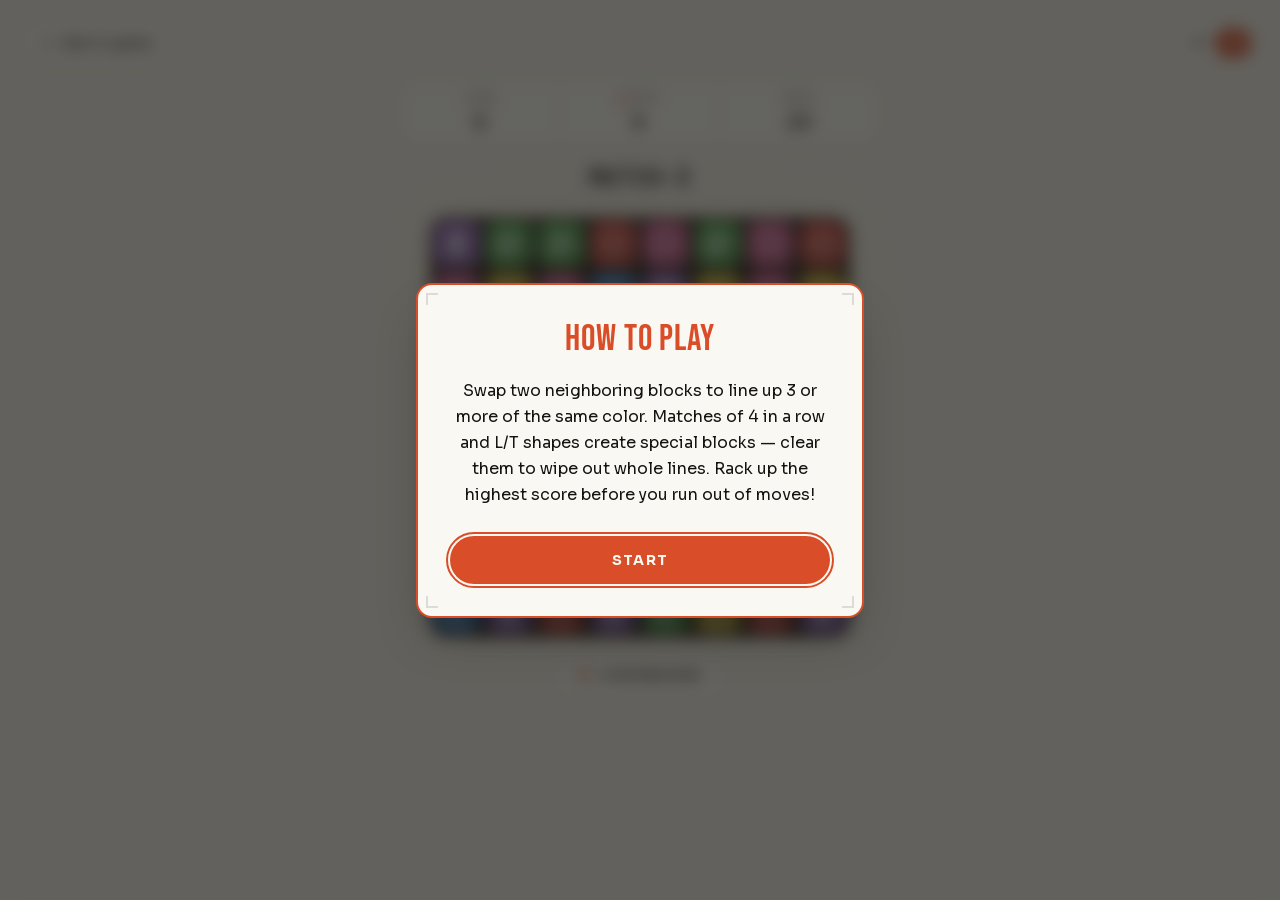
<file: game/match-3.html>
<!DOCTYPE html><html lang="tr" class="bricolage_grotesque_d3c6a9ea-module__Q22una__variable sora_23080d8e-module__1_zAVW__variable jetbrains_mono_df3533cf-module__p5wE6W__variable bebasneue_49293256-module__UUKYZa__variable h-full antialiased"><head><meta charSet="utf-8"/><meta http-equiv="Content-Security-Policy" content="script-src 'self' 'sha256-qV1i2erJ+ND9AujVWNV/EViX+UuhxuY3LdxjzNqCO8U=' 'sha256-TJXisoxDz3gMzwtZaBSXcjT2sl10sJvfH8DFFvwIxIs=' 'sha256-OBTN3RiyCV4Bq7dFqZ5a2pAXjnCcCYeTJMO2I/LYKeo=' 'sha256-nhRBQiQQqiUdq0Ei1xma5ftOb2/UULh/Dtg1ZehfL50='; default-src 'self'; style-src 'self' 'unsafe-inline'; img-src 'self' data:; font-src 'self'; media-src 'self'; connect-src 'self' https://firestore.googleapis.com; object-src 'none'; base-uri 'self'; form-action 'self'; frame-ancestors 'none'; upgrade-insecure-requests"/><meta name="referrer" content="strict-origin-when-cross-origin"/><meta name="viewport" content="width=device-width, initial-scale=1"/><link rel="preload" href="/_next/static/media/017d9bea37084d9b-s.p.41rroleoq1br7.woff2" as="font" crossorigin="" type="font/woff2"/><link rel="preload" href="/_next/static/media/051742360c26797e-s.p.1bkzbscqrt8rl.woff2" as="font" crossorigin="" type="font/woff2"/><link rel="preload" href="/_next/static/media/26daee0352f50a5f-s.p.2e115y8-hourl.woff2" as="font" crossorigin="" type="font/woff2"/><link rel="preload" href="/_next/static/media/3dbe685087e51055-s.p.3go3gb1_xu4rn.woff2" as="font" crossorigin="" type="font/woff2"/><link rel="preload" href="/_next/static/media/6a5386fd6038edbe-s.p.3_z45zcoc-xoz.woff2" as="font" crossorigin="" type="font/woff2"/><link rel="preload" href="/_next/static/media/6bd983bd58a87a3d-s.p.1hey5yyym6mz_.woff2" as="font" crossorigin="" type="font/woff2"/><link rel="preload" href="/_next/static/media/BebasNeue_Regular-s.p.2w6e6n91awk1s.ttf" as="font" crossorigin="" type="font/ttf"/><link rel="stylesheet" href="/_next/static/chunks/0b-9yq3nkyak1.css" data-precedence="next"/><link rel="preload" as="script" fetchPriority="low" href="/_next/static/chunks/0jvhpaew_uadu.js"/><script src="/_next/static/chunks/3450qyhportkm.js" async=""></script><script src="/_next/static/chunks/36lm--m0zwqtj.js" async=""></script><script src="/_next/static/chunks/20oy6l1ooa_me.js" async=""></script><script src="/_next/static/chunks/turbopack-2vvaeswvlaxmo.js" async=""></script><script src="/_next/static/chunks/1z6x88ihszho0.js" async="" crossorigin=""></script><script src="/_next/static/chunks/3fntmmi971322.js" async="" crossorigin=""></script><script src="/_next/static/chunks/0nt9xi9eyinnn.js" async="" crossorigin=""></script><script src="/_next/static/chunks/2_g-hyyn2zx72.js" async="" crossorigin=""></script><script src="/_next/static/chunks/16ocadrhxihzw.js" async="" crossorigin=""></script><link rel="preload" href="/security.js" as="script"/><title>Bu Bloklar Kendi Kendine Eşleşmiyor | Alper Arıçay</title><meta name="description" content="Üç ya da daha fazlasını yan yana getir, zinciri patlat."/><link rel="author" href="https://alperaricay.github.io"/><meta name="author" content="Alper Arıçay"/><meta name="keywords" content="Alper Arıçay,game developer,game development,web development,website development,webapp development,web app development,software engineer,software developer,yazılım mühendisi,yazılım geliştirici,oyun geliştirici,oyun geliştirme,web sitesi geliştirme,web uygulaması geliştirme"/><meta name="creator" content="Alper Arıçay"/><meta name="publisher" content="Alper Arıçay"/><meta name="robots" content="noindex, follow"/><link rel="canonical" href="https://alperaricay.github.io/game/match-3"/><meta property="og:title" content="Alper Arıçay — Yazılım Mühendisi ve Oyun Geliştirici"/><meta property="og:description" content="20M+ oyuncuya ulaşmış mobil oyunlarda geliştirme ve optimizasyon yapan, markalar ve ekipler için web siteleri ve uygulamalar geliştiren Alper Arıçay&#x27;ın portfolyosu."/><meta property="og:url" content="https://alperaricay.github.io"/><meta property="og:site_name" content="Alper Arıçay"/><meta property="og:locale" content="tr_TR"/><meta property="og:image" content="https://alperaricay.github.io/opengraph-image.png"/><meta property="og:locale:alternate" content="en_US"/><meta property="og:type" content="website"/><meta name="twitter:card" content="summary_large_image"/><meta name="twitter:title" content="Alper Arıçay — Yazılım Mühendisi ve Oyun Geliştirici"/><meta name="twitter:description" content="20M+ oyuncuya ulaşmış mobil oyunlarda geliştirme ve optimizasyon yapan, markalar ve ekipler için web siteleri ve uygulamalar geliştiren Alper Arıçay&#x27;ın portfolyosu."/><meta name="twitter:image" content="https://alperaricay.github.io/opengraph-image.png"/><link rel="icon" href="/favicon.ico?favicon.2vob68tjqpejf.ico" sizes="256x256" type="image/x-icon"/><meta name="next-size-adjust" content=""/><script src="/_next/static/chunks/0cz1d0mv5g_q7.js" noModule=""></script></head><body class="min-h-dvh bg-[var(--ed-bg)] text-[var(--ed-ink)] font-body"><div hidden=""><!--$--><!--/$--></div><script>(self.__next_s=self.__next_s||[]).push(["/security.js",{}])</script><script type="application/ld+json">{"@context":"https://schema.org","@graph":[{"@type":"Person","@id":"https://alperaricay.github.io/#person","name":"Alper Arıçay","url":"https://alperaricay.github.io","image":"https://alperaricay.github.io/images/p.png","jobTitle":"Software Engineer & Game Developer","description":"Software engineer and game developer with 7+ years building websites, web apps, and mobile games played by 20M+ people.","email":"mailto:alperaricay@gmail.com","sameAs":["https://github.com/AlperAricay","https://www.linkedin.com/in/alperaricay/"],"knowsAbout":["Software Engineering","Game Development","Web Development","Web Application Development","Website Development"]},{"@type":"WebSite","@id":"https://alperaricay.github.io/#website","name":"Alper Arıçay","url":"https://alperaricay.github.io","description":"Portfolio of Alper Arıçay — software engineer and game developer working across mobile games (20M+ players), websites, and web apps.","inLanguage":["tr","en"],"author":{"@id":"https://alperaricay.github.io/#person"},"publisher":{"@id":"https://alperaricay.github.io/#person"}}]}</script><div class="fixed left-5 top-5 z-50 sm:left-6 sm:top-6 portrait:top-20!"><a class="group inline-flex items-center gap-2 rounded-full border border-[var(--ed-line-strong)] bg-[var(--ed-card)]/92 px-4 py-2.5 text-xs font-medium text-[var(--ed-ink)] shadow-sm backdrop-blur-md transition-colors hover:border-[var(--ed-accent)] hover:text-[var(--ed-accent)]" href="/game"><svg xmlns="http://www.w3.org/2000/svg" width="24" height="24" viewBox="0 0 24 24" fill="none" stroke="currentColor" stroke-width="2" stroke-linecap="round" stroke-linejoin="round" class="lucide lucide-arrow-left h-3.5 w-3.5 transition-transform duration-300 group-hover:-translate-x-0.5" aria-hidden="true"><path d="m12 19-7-7 7-7"></path><path d="M19 12H5"></path></svg>Oyunlara dön</a></div><div class="fixed right-5 top-5 z-50 sm:right-6 sm:top-6 portrait:right-auto! portrait:left-5!"><div class="relative flex items-center rounded-full border border-[var(--ed-line-strong)] bg-[var(--ed-card)]/92 p-1 text-xs font-semibold shadow-sm backdrop-blur-md"><div aria-hidden="true" class="absolute inset-y-1 left-1 w-9 rounded-full bg-[var(--ed-accent)] transition-transform duration-300 ease-out" style="transform:translateX(0rem)"></div><button type="button" aria-pressed="true" aria-label="Türkçe" class="relative z-10 w-9 rounded-full py-1.5 text-center transition-colors text-[#FAF8F3]">TR</button><button type="button" aria-pressed="false" aria-label="English" class="relative z-10 w-9 rounded-full py-1.5 text-center transition-colors text-[var(--ed-muted)] hover:text-[var(--ed-ink)]">EN</button></div></div><div role="dialog" aria-modal="true" aria-labelledby="game-intro-title" class="fixed inset-0 z-[100] flex items-center justify-center bg-[#141412]/65 p-5 backdrop-blur-sm"><div class="editorial-card relative w-full max-w-sm rounded-2xl border-2! border-[var(--ed-accent)]! p-6 shadow-2xl sm:max-w-md sm:p-8"><span aria-hidden="true" class="absolute left-2 top-2 h-3 w-3 border-l-2 border-t-2 border-[var(--ed-accent)]"></span><span aria-hidden="true" class="absolute right-2 top-2 h-3 w-3 border-r-2 border-t-2 border-[var(--ed-accent)]"></span><span aria-hidden="true" class="absolute bottom-2 left-2 h-3 w-3 border-b-2 border-l-2 border-[var(--ed-accent)]"></span><span aria-hidden="true" class="absolute bottom-2 right-2 h-3 w-3 border-b-2 border-r-2 border-[var(--ed-accent)]"></span><h2 id="game-intro-title" class="text-balance text-center font-bebas text-3xl leading-tight tracking-wide text-[var(--ed-accent)] sm:text-4xl">NASIL OYNANIR</h2><p class="mt-4 text-balance text-center text-sm leading-relaxed text-[var(--ed-ink)] sm:text-base">İki komşu bloğu yer değiştirerek aynı renkten üç ya da daha fazlasını yan yana getir. Dörtlü çizgiler ve L/T şekilleri özel bloklar doğurur — onları patlatmak koca sıraları temizler. Hamlen bitmeden en yüksek skoru topla!</p><button type="button" autofocus="" class="mt-7 w-full rounded-full bg-[var(--ed-accent)] px-6 py-3.5 text-sm font-bold uppercase tracking-widest text-[#FAF8F3] transition-colors hover:bg-[var(--ed-accent-hover)]">BAŞLA</button></div></div><main class="relative flex min-h-dvh w-full flex-col items-center overflow-x-hidden bg-[var(--ed-bg)] px-4 pb-8 pt-32 text-[var(--ed-ink)] sm:px-8 sm:pb-12 sm:pt-20"><div class="relative z-10 flex w-full max-w-[480px] flex-col"><div class="editorial-card sticky top-0 z-20 mb-4 grid shrink-0 grid-cols-3 divide-x divide-[var(--ed-line)] rounded-2xl shadow-sm"><div class="flex flex-col items-center gap-0.5 px-2 py-2.5"><span class="font-mono text-[10px] uppercase tracking-wider text-[var(--ed-muted)]">Skor</span><span class="font-mono text-lg font-bold tabular-nums text-[var(--ed-ink)] sm:text-xl">0</span></div><div class="flex flex-col items-center gap-0.5 px-2 py-2.5"><span class="flex items-center gap-1 font-mono text-[10px] uppercase tracking-wider text-[var(--ed-muted)]"><svg xmlns="http://www.w3.org/2000/svg" width="24" height="24" viewBox="0 0 24 24" fill="none" stroke="currentColor" stroke-width="2" stroke-linecap="round" stroke-linejoin="round" class="lucide lucide-trophy h-3 w-3 text-[var(--ed-accent)]" aria-hidden="true"><path d="M10 14.66V17a1 1 0 0 1-1 1 2 2 0 0 0-2 2v2"></path><path d="M14 14.66V17a1 1 0 0 0 1 1 2 2 0 0 1 2 2v2"></path><path d="M17.916 10H19.5A2.5 2.5 0 0 0 22 7.5V5a1 1 0 0 0-1-1h-3"></path><path d="M4 22h16"></path><path d="M6 9a6 6 0 0 0 12 0V3a1 1 0 0 0-1-1H7a1 1 0 0 0-1 1z"></path><path d="M6.084 10H4.5A2.5 2.5 0 0 1 2 7.5V5a1 1 0 0 1 1-1h3"></path></svg>En İyi</span><span class="font-mono text-lg font-bold tabular-nums text-[var(--ed-ink)] sm:text-xl">0</span></div><div class="flex flex-col items-center gap-0.5 px-2 py-2.5"><span class="font-mono text-[10px] uppercase tracking-wider text-[var(--ed-muted)]">Hamle</span><span class="font-mono text-lg font-bold tabular-nums text-[var(--ed-ink)] sm:text-xl">-</span></div></div><header class="shrink-0 pb-4 text-center sm:pb-6"><h1 lang="tr" class="text-balance font-mono text-lg font-bold uppercase leading-tight tracking-wide text-[var(--ed-ink)] sm:text-2xl">Eşleştirme</h1></header><div class="mt-4 flex min-h-[44px] shrink-0 items-center justify-center"><button type="button" lang="tr" class="flex items-center gap-2 rounded-full border border-[var(--ed-line-strong)] bg-[var(--ed-card)] px-5 py-2.5 text-[11px] font-bold uppercase tracking-widest text-[var(--ed-ink)] transition-colors hover:border-[var(--ed-accent)] hover:text-[var(--ed-accent)]"><svg xmlns="http://www.w3.org/2000/svg" width="24" height="24" viewBox="0 0 24 24" fill="none" stroke="currentColor" stroke-width="2" stroke-linecap="round" stroke-linejoin="round" class="lucide lucide-trophy h-3.5 w-3.5 text-[var(--ed-accent)]" aria-hidden="true"><path d="M10 14.66V17a1 1 0 0 1-1 1 2 2 0 0 0-2 2v2"></path><path d="M14 14.66V17a1 1 0 0 0 1 1 2 2 0 0 1 2 2v2"></path><path d="M17.916 10H19.5A2.5 2.5 0 0 0 22 7.5V5a1 1 0 0 0-1-1h-3"></path><path d="M4 22h16"></path><path d="M6 9a6 6 0 0 0 12 0V3a1 1 0 0 0-1-1H7a1 1 0 0 0-1 1z"></path><path d="M6.084 10H4.5A2.5 2.5 0 0 1 2 7.5V5a1 1 0 0 1 1-1h3"></path></svg>Liderlik Tablosu</button></div></div></main><!--$--><!--/$--><script src="/_next/static/chunks/0jvhpaew_uadu.js" id="_R_" async=""></script><script>(self.__next_f=self.__next_f||[]).push([0])</script><script>self.__next_f.push([1,"1:\"$Sreact.fragment\"\n2:I[79520,[\"/_next/static/chunks/1z6x88ihszho0.js\"],\"\"]\n4:I[39756,[\"/_next/static/chunks/3fntmmi971322.js\"],\"default\"]\n5:I[37457,[\"/_next/static/chunks/3fntmmi971322.js\"],\"default\"]\n6:I[84017,[\"/_next/static/chunks/1z6x88ihszho0.js\",\"/_next/static/chunks/0nt9xi9eyinnn.js\",\"/_next/static/chunks/2_g-hyyn2zx72.js\",\"/_next/static/chunks/16ocadrhxihzw.js\"],\"default\"]\na:I[68027,[\"/_next/static/chunks/1z6x88ihszho0.js\"],\"default\",1]\n:HL[\"/_next/static/chunks/0b-9yq3nkyak1.css\",\"style\"]\n:HL[\"/_next/static/media/017d9bea37084d9b-s.p.41rroleoq1br7.woff2\",\"font\",{\"crossOrigin\":\"\",\"type\":\"font/woff2\"}]\n:HL[\"/_next/static/media/051742360c26797e-s.p.1bkzbscqrt8rl.woff2\",\"font\",{\"crossOrigin\":\"\",\"type\":\"font/woff2\"}]\n:HL[\"/_next/static/media/26daee0352f50a5f-s.p.2e115y8-hourl.woff2\",\"font\",{\"crossOrigin\":\"\",\"type\":\"font/woff2\"}]\n:HL[\"/_next/static/media/3dbe685087e51055-s.p.3go3gb1_xu4rn.woff2\",\"font\",{\"crossOrigin\":\"\",\"type\":\"font/woff2\"}]\n:HL[\"/_next/static/media/6a5386fd6038edbe-s.p.3_z45zcoc-xoz.woff2\",\"font\",{\"crossOrigin\":\"\",\"type\":\"font/woff2\"}]\n:HL[\"/_next/static/media/6bd983bd58a87a3d-s.p.1hey5yyym6mz_.woff2\",\"font\",{\"crossOrigin\":\"\",\"type\":\"font/woff2\"}]\n:HL[\"/_next/static/media/BebasNeue_Regular-s.p.2w6e6n91awk1s.ttf\",\"font\",{\"crossOrigin\":\"\",\"type\":\"font/ttf\"}]\n3:T43d,{\"@context\":\"https://schema.org\",\"@graph\":[{\"@type\":\"Person\",\"@id\":\"https://alperaricay.github.io/#person\",\"name\":\"Alper Arıçay\",\"url\":\"https://alperaricay.github.io\",\"image\":\"https://alperaricay.github.io/images/p.png\",\"jobTitle\":\"Software Engineer \u0026 Game Developer\",\"description\":\"Software engineer and game developer with 7+ years building websites, web apps, and mobile games played by 20M+ people.\",\"email\":\"mailto:alperaricay@gmail.com\",\"sameAs\":[\"https://github.com/AlperAricay\",\"https://www.linkedin.com/in/alperaricay/\"],\"knowsAbout\":[\"Software Engineering\",\"Game Development\",\"Web Development\",\"Web Application Development\",\"Website Development\"]},{\"@type\":\"WebSite\",\"@id\":\"https://alperaricay.github.io/#website\",\"name\":\"Alper Arıçay\",\"url\":\"https://alperaricay.github.io\",\"description\":\"Portfolio of Alper Arıçay — software engineer and game developer working across mobile games (20M+ players), websites, and web apps.\",\"inLanguage\":[\"tr\",\"en\"],\"author\":{\"@id\":\"https://alperaricay.github.io/#person\"},\"publisher\":{\"@id\":\"https://alperaricay.github.io/#person\"}}]}8:X\n0:{\"P\":null,\"c\":[\"\",\"game\",\"match-3\"],\"q\":\"\",\"i\":false,\"f\":[[[\"\",{\"children\":[\"game\",{\"children\":[\"match-3\",{\"children\":[\"__PAGE__\",{},\"$undefined\",\"$undefined\",4608]},\"$undefined\",\"$undefined\",4608]},\"$undefined\",\"$undefined\",4608]},\"$undefined\",\"$undefined\",4624],[[\"$\",\"$1\",\"c\",{\"children\":[[[\"$\",\"link\",\"0\",{\"rel\":\"stylesheet\",\"href\":\"/_next/static/chunks/0b-9yq3nkyak1.css\",\"precedence\":\"next\",\"crossOrigin\":\"$undefined\",\"nonce\":\"$undefined\"}],[\"$\",\"script\",\"script-0\",{\"src\":\"/_next/static/chunks/1z6x88ihszho0.js\",\"async\":true,\"nonce\":\"$undefined\"}]],[\"$\",\"html\",null,{\"lang\":\"tr\",\"className\":\"bricolage_grotesque_d3c6a9ea-module__Q22una__variable sora_23080d8e-module__1_zAVW__variable jetbrains_mono_df3533cf-module__p5wE6W__variable bebasneue_49293256-module__UUKYZa__variable h-full antialiased\",\"children\":[\"$\",\"body\",null,{\"className\":\"min-h-dvh bg-[var(--ed-bg)] text-[var(--ed-ink)] font-body\",\"children\":[[\"$\",\"$L2\",null,{\"src\":\"/security.js\",\"strategy\":\"beforeInteractive\"}],[\"$\",\"script\",null,{\"type\":\"application/ld+json\",\"dangerouslySetInnerHTML\":{\"__html\":\"$3\"}}],[\"$\",\"$L4\",null,{\"parallelRouterKey\":\"children\",\"error\":\"$undefined\",\"errorStyles\":\"$undefined\",\"errorScripts\":\"$undefined\",\"template\":[\"$\",\"$L5\",null,{}],\"templateStyles\":\"$undefined\",\"templateScripts\":\"$undefined\",\"notFound\":[[[\"$\",\"title\",null,{\"children\":\"404: This page could not be found.\"}],[\"$\",\"div\",null,{\"style\":{\"fontFamily\":\"system-ui,\\\"Segoe UI\\\",Roboto,Helvetica,Arial,sans-serif,\\\"Apple Color Emoji\\\",\\\"Segoe UI Emoji\\\"\",\"height\":\"100vh\",\"textAlign\":\"center\",\"display\":\"flex\",\"flexDirection\":\"column\",\"alignItems\":\"center\",\"justifyContent\":\"center\"},\"children\":[\"$\",\"div\",null,{\"children\":[[\"$\",\"style\",null,{\"dangerouslySetInnerHTML\":{\"__html\":\"body{color:#000;background:#fff;margin:0}.next-error-h1{border-right:1px solid rgba(0,0,0,.3)}@media (prefers-color-scheme:dark){body{color:#fff;background:#000}.next-error-h1{border-right:1px solid rgba(255,255,255,.3)}}\"}}],[\"$\",\"h1\",null,{\"className\":\"next-error-h1\",\"style\":{\"display\":\"inline-block\",\"margin\":\"0 20px 0 0\",\"padding\":\"0 23px 0 0\",\"fontSize\":24,\"fontWeight\":500,\"verticalAlign\":\"top\",\"lineHeight\":\"49px\"},\"children\":404}],[\"$\",\"div\",null,{\"style\":{\"display\":\"inline-block\"},\"children\":[\"$\",\"h2\",null,{\"style\":{\"fontSize\":14,\"fontWeight\":400,\"lineHeight\":\"49px\",\"margin\":0},\"children\":\"This page could not be found.\"}]}]]}]}]],[]],\"forbidden\":\"$undefined\",\"unauthorized\":\"$undefined\"}]]}]}]]}],{\"children\":[[\"$\",\"$1\",\"c\",{\"children\":[null,[\"$\",\"$L4\",null,{\"parallelRouterKey\":\"children\",\"error\":\"$undefined\",\"errorStyles\":\"$undefined\",\"errorScripts\":\"$undefined\",\"template\":[\"$\",\"$L5\",null,{}],\"templateStyles\":\"$undefined\",\"templateScripts\":\"$undefined\",\"notFound\":\"$undefined\",\"forbidden\":\"$undefined\",\"unauthorized\":\"$undefined\"}]]}],{\"children\":[[\"$\",\"$1\",\"c\",{\"children\":[null,[\"$\",\"$L4\",null,{\"parallelRouterKey\":\"children\",\"error\":\"$undefined\",\"errorStyles\":\"$undefined\",\"errorScripts\":\"$undefined\",\"template\":[\"$\",\"$L5\",null,{}],\"templateStyles\":\"$undefined\",\"templateScripts\":\"$undefined\",\"notFound\":\"$undefined\",\"forbidden\":\"$undefined\",\"unauthorized\":\"$undefined\"}]]}],{\"children\":[[\"$\",\"$1\",\"c\",{\"children\":[[\"$\",\"$L6\",null,{}],[[\"$\",\"script\",\"script-0\",{\"src\":\"/_next/static/chunks/0nt9xi9eyinnn.js\",\"async\":true,\"nonce\":\"$undefined\"}],[\"$\",\"script\",\"script-1\",{\"src\":\"/_next/static/chunks/2_g-hyyn2zx72.js\",\"async\":true,\"nonce\":\"$undefined\"}],[\"$\",\"script\",\"script-2\",{\"src\":\"/_next/static/chunks/16ocadrhxihzw.js\",\"async\":true,\"nonce\":\"$undefined\"}]],\"$L7\"]}],{},null,false,null]},null,false,\"$8\"]},null,false,\"$8\"]},null,false,null],\"$L9\",false]],\"m\":\"$undefined\",\"G\":[\"$a\",[\"$Lb\"]],\"S\":true,\"h\":null,\"r\":\"$undefined\",\"s\":\"$undefined\",\"a\":\"$undefined\",\"l\":\"$undefined\",\"p\":\"$undefined\",\"d\":\"$undefined\",\"b\":\"_lIm73dYrR1f2i-ls3k2C\"}\nc:I[97367,[\"/_next/static/chunks/3fntmmi971322.js\"],\"OutletBoundary\"]\nd:\"$Sreact.suspense\"\nf:I[97367,[\"/_next/static/chunks/3fntmmi971322.js\"],\"ViewportBoundary\"]\n11:I[97367,[\"/_next/static/chunks/3fntmmi971322.js\"],\"MetadataBoundary\"]\n7:[\"$\",\"$Lc\",null,{\"children\":[\"$\",\"$d\",null,{\"name\":\"Next.MetadataOutlet\",\"children\":\"$@e\"}]}]\n9:[\"$\",\"$1\",\"h\",{\"children\":[null,[\"$\",\"$Lf\",null,{\"children\":\"$L10\"}],[\"$\",\"div\",null,{\"hidden\":true,\"children\":[\"$\",\"$L11\",null,{\"children\":[\"$\",\"$d\",null,{\"name\":\"Next.Metadata\",\"children\":\"$L12\"}]}]}],[\"$\",\"meta\",null,{\"name\":\"next-size-adjust\",\"content\":\"\"}]]}]\nb:[\"$\",\"link\",\"0\",{\"rel\":\"stylesheet\",\"href\":\"/_next/static/chunks/0b-9yq3nkyak1.css\",\"precedence\":\"next\",\"crossOrigin\":\"$undefined\",\"nonce\":\"$undefined\"}]\n8:C\n10:[[\"$\",\"meta\",\"0\",{\"charSet\":\"utf-8\"}],[\"$\",\"meta\",\"1\",{\"name\":\"viewport\",\"content\":\"width=device-width, initial-scale=1\"}]]\n13:I[27201,[\"/_next/static/chunks/3fntmmi971322.js\"],\"IconMark\"]\ne:null\n12:[[\"$\",\"title\",\"0\",{\"children\":\"Bu Bloklar Kendi Kendine Eşleşmiyor | Alper Arıçay\"}],[\"$\",\"meta\",\"1\",{\"name\":\"description\",\"content\":\"Üç ya da daha fazlasını yan yana getir, zinciri patlat.\"}],[\"$\",\"link\",\"2\",{\"rel\":\"author\",\"href\":\"https://alperaricay.github.io\"}],[\"$\",\"meta\",\"3\",{\"name\":\"author\",\"content\":\"Alper Arıçay\"}],[\"$\",\"meta\",\"4\",{\"name\":\"keywords\",\"content\":\"Alper Arıçay,game developer,game development,web development,website development,webapp development,web app development,software engineer,software developer,yazılım mühendisi,yazılım geliştirici,oyun geliştirici,oyun geliştirme,web sitesi geliştirme,web uygulaması geliştirme\"}],[\"$\",\"meta\",\"5\",{\"name\":\"creator\",\"content\":\"Alper Arıçay\"}],[\"$\",\"meta\",\"6\",{\"name\":\"publisher\",\"content\":\"Alper Arıçay\"}],[\"$\",\"meta\",\"7\",{\"name\":\"robots\",\"content\":\"noindex, follow\"}],[\"$\",\"link\",\"8\",{\"rel\":\"canonical\",\"href\":\"https://alperaricay.github.io/game/match-3\"}],[\"$\",\"meta\",\"9\",{\"property\":\"og:title\",\"content\":\"Alper Arıçay — Yazılım Mühendisi ve Oyun Geliştirici\"}],[\"$\",\"meta\",\"10\",{\"property\":\"og:description\",\"content\":\"20M+ oyuncuya ulaşmış mobil oyunlarda geliştirme ve optimizasyon yapan, markalar ve ekipler için web siteleri ve uygulamalar geliştiren Alper Arıçay'ın portfolyosu.\"}],[\"$\",\"meta\",\"11\",{\"property\":\"og:url\",\"content\":\"https://alperaricay.github.io\"}],[\"$\",\"meta\",\"12\",{\"property\":\"og:site_name\",\"content\":\"Alper Arıçay\"}],[\"$\",\"meta\",\"13\",{\"property\":\"og:locale\",\"content\":\"tr_TR\"}],[\"$\",\"meta\",\"14\",{\"property\":\"og:image\",\"content\":\"https://alperaricay.github.io/opengraph-image.png\"}],[\"$\",\"meta\",\"15\",{\"property\":\"og:locale:alternate\",\"content\":\"en_US\"}],[\"$\",\"meta\",\"16\",{\"property\":\"og:type\",\"content\":\"website\"}],[\"$\",\"meta\",\"17\",{\"name\":\"twitter:card\",\"content\":\"summary_large_image\"}],[\"$\",\"meta\",\"18\",{\"name\":\"twitter:title\",\"content\":\"Alper Arıçay — Yazılım Mühendisi ve Oyun Geliştirici\"}],[\"$\",\"meta\",\"19\",{\"name\":\"twitter:description\",\"content\":\"20M+ oyuncuya ulaşmış mobil oyunlarda geliştirme ve optimizasyon yapan, markalar ve ekipler için web siteleri ve uygulamalar geliştiren Alper Arıçay'ın portfolyosu.\"}],[\"$\",\"meta\",\"20\",{\"name\":\"twitter:image\",\"content\":\"https://alperaricay.github.io/opengraph-image.png\"}],[\"$\",\"link\",\"21\",{\"rel\":\"icon\",\"href\":\"/favicon.ico?favicon.2vob68tjqpejf.ico\",\"sizes\":\"256x256\",\"type\":\"image/x-icon\"}],[\"$\",\"$L13\",\"22\",{}]]\n"])</script></body></html>
</file>
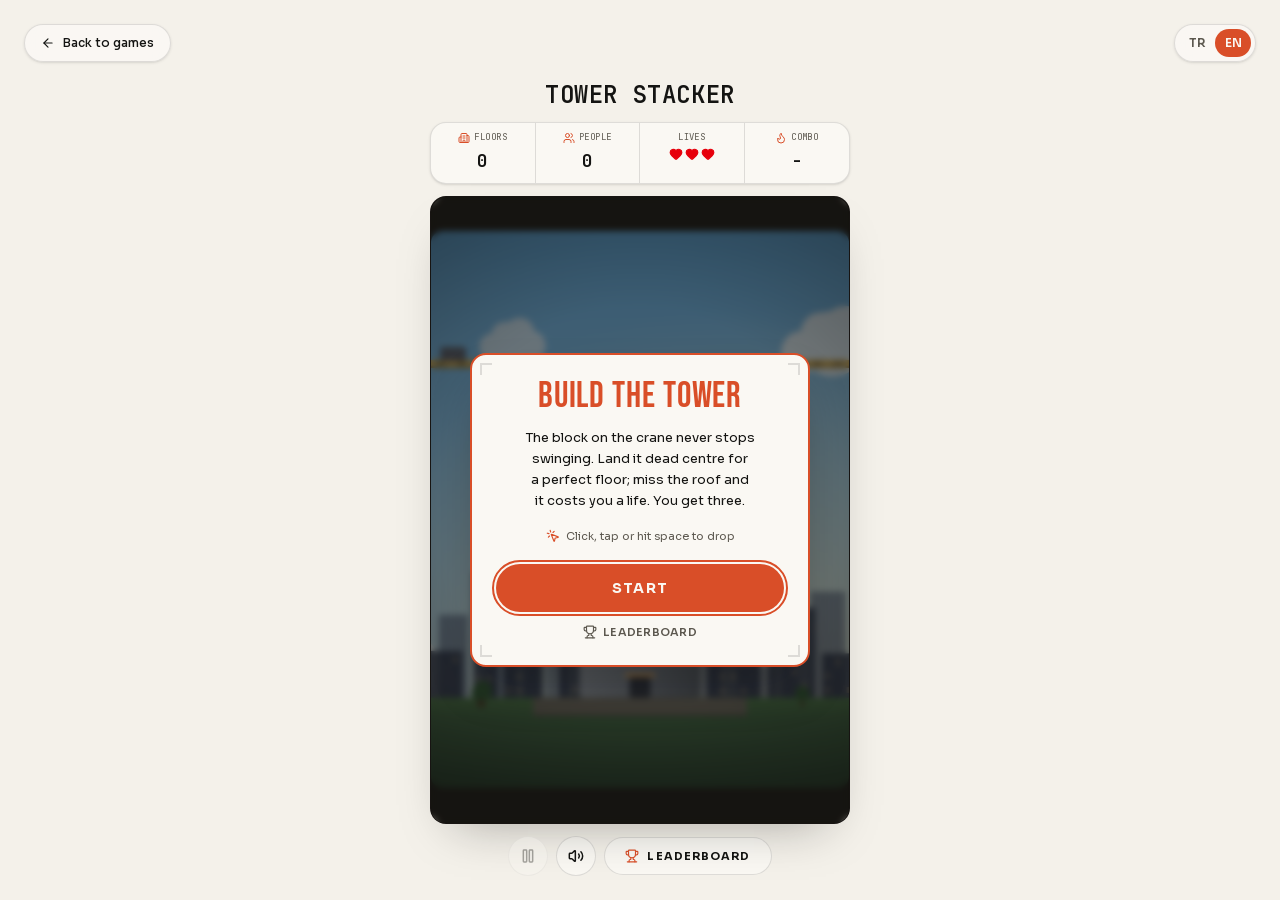
<file: game/tower-game.html>
<!DOCTYPE html><html lang="tr" class="bricolage_grotesque_d3c6a9ea-module__Q22una__variable sora_23080d8e-module__1_zAVW__variable jetbrains_mono_df3533cf-module__p5wE6W__variable bebasneue_49293256-module__UUKYZa__variable h-full antialiased"><head><meta charSet="utf-8"/><meta http-equiv="Content-Security-Policy" content="script-src 'self' 'sha256-qV1i2erJ+ND9AujVWNV/EViX+UuhxuY3LdxjzNqCO8U=' 'sha256-TJXisoxDz3gMzwtZaBSXcjT2sl10sJvfH8DFFvwIxIs=' 'sha256-OBTN3RiyCV4Bq7dFqZ5a2pAXjnCcCYeTJMO2I/LYKeo=' 'sha256-yfYOzrzgqjSza/M9O0GpSFHfmootw+dcxfJPpv/AlSU='; default-src 'self'; style-src 'self' 'unsafe-inline'; img-src 'self' data:; font-src 'self'; media-src 'self'; connect-src 'self' https://firestore.googleapis.com; object-src 'none'; base-uri 'self'; form-action 'self'; frame-ancestors 'none'; upgrade-insecure-requests"/><meta name="referrer" content="strict-origin-when-cross-origin"/><meta name="viewport" content="width=device-width, initial-scale=1"/><link rel="preload" href="/_next/static/media/017d9bea37084d9b-s.p.41rroleoq1br7.woff2" as="font" crossorigin="" type="font/woff2"/><link rel="preload" href="/_next/static/media/051742360c26797e-s.p.1bkzbscqrt8rl.woff2" as="font" crossorigin="" type="font/woff2"/><link rel="preload" href="/_next/static/media/26daee0352f50a5f-s.p.2e115y8-hourl.woff2" as="font" crossorigin="" type="font/woff2"/><link rel="preload" href="/_next/static/media/3dbe685087e51055-s.p.3go3gb1_xu4rn.woff2" as="font" crossorigin="" type="font/woff2"/><link rel="preload" href="/_next/static/media/6a5386fd6038edbe-s.p.3_z45zcoc-xoz.woff2" as="font" crossorigin="" type="font/woff2"/><link rel="preload" href="/_next/static/media/6bd983bd58a87a3d-s.p.1hey5yyym6mz_.woff2" as="font" crossorigin="" type="font/woff2"/><link rel="preload" href="/_next/static/media/BebasNeue_Regular-s.p.2w6e6n91awk1s.ttf" as="font" crossorigin="" type="font/ttf"/><link rel="stylesheet" href="/_next/static/chunks/0b-9yq3nkyak1.css" data-precedence="next"/><link rel="preload" as="script" fetchPriority="low" href="/_next/static/chunks/0jvhpaew_uadu.js"/><script src="/_next/static/chunks/3450qyhportkm.js" async=""></script><script src="/_next/static/chunks/36lm--m0zwqtj.js" async=""></script><script src="/_next/static/chunks/20oy6l1ooa_me.js" async=""></script><script src="/_next/static/chunks/turbopack-2vvaeswvlaxmo.js" async=""></script><script src="/_next/static/chunks/1z6x88ihszho0.js" async="" crossorigin=""></script><script src="/_next/static/chunks/3fntmmi971322.js" async="" crossorigin=""></script><script src="/_next/static/chunks/1waajie0l6xym.js" async="" crossorigin=""></script><script src="/_next/static/chunks/16ocadrhxihzw.js" async="" crossorigin=""></script><script src="/_next/static/chunks/2hbtrstu3qynp.js" async="" crossorigin=""></script><script src="/_next/static/chunks/0s78lh_hck234.js" async="" crossorigin=""></script><link rel="preload" href="/security.js" as="script"/><title>Bu Kule Kendi Kendine Yükselmez | Alper Arıçay</title><meta name="description" content="Vinçten sarkan blokları üst üste diz, şehri gökyüzüne taşı."/><link rel="author" href="https://alperaricay.github.io"/><meta name="author" content="Alper Arıçay"/><meta name="keywords" content="Alper Arıçay,game developer,game development,web development,website development,webapp development,web app development,software engineer,software developer,yazılım mühendisi,yazılım geliştirici,oyun geliştirici,oyun geliştirme,web sitesi geliştirme,web uygulaması geliştirme"/><meta name="creator" content="Alper Arıçay"/><meta name="publisher" content="Alper Arıçay"/><meta name="robots" content="noindex, follow"/><link rel="canonical" href="https://alperaricay.github.io/game/tower-game"/><meta property="og:title" content="Alper Arıçay — Yazılım Mühendisi ve Oyun Geliştirici"/><meta property="og:description" content="20M+ oyuncuya ulaşmış mobil oyunlarda geliştirme ve optimizasyon yapan, markalar ve ekipler için web siteleri ve uygulamalar geliştiren Alper Arıçay&#x27;ın portfolyosu."/><meta property="og:url" content="https://alperaricay.github.io"/><meta property="og:site_name" content="Alper Arıçay"/><meta property="og:locale" content="tr_TR"/><meta property="og:image" content="https://alperaricay.github.io/opengraph-image.png"/><meta property="og:locale:alternate" content="en_US"/><meta property="og:type" content="website"/><meta name="twitter:card" content="summary_large_image"/><meta name="twitter:title" content="Alper Arıçay — Yazılım Mühendisi ve Oyun Geliştirici"/><meta name="twitter:description" content="20M+ oyuncuya ulaşmış mobil oyunlarda geliştirme ve optimizasyon yapan, markalar ve ekipler için web siteleri ve uygulamalar geliştiren Alper Arıçay&#x27;ın portfolyosu."/><meta name="twitter:image" content="https://alperaricay.github.io/opengraph-image.png"/><link rel="icon" href="/favicon.ico?favicon.2vob68tjqpejf.ico" sizes="256x256" type="image/x-icon"/><meta name="next-size-adjust" content=""/><script src="/_next/static/chunks/0cz1d0mv5g_q7.js" noModule=""></script></head><body class="min-h-dvh bg-[var(--ed-bg)] text-[var(--ed-ink)] font-body"><div hidden=""><!--$--><!--/$--></div><script>(self.__next_s=self.__next_s||[]).push(["/security.js",{}])</script><script type="application/ld+json">{"@context":"https://schema.org","@graph":[{"@type":"Person","@id":"https://alperaricay.github.io/#person","name":"Alper Arıçay","url":"https://alperaricay.github.io","image":"https://alperaricay.github.io/images/p.png","jobTitle":"Software Engineer & Game Developer","description":"Software engineer and game developer with 7+ years building websites, web apps, and mobile games played by 20M+ people.","email":"mailto:alperaricay@gmail.com","sameAs":["https://github.com/AlperAricay","https://www.linkedin.com/in/alperaricay/"],"knowsAbout":["Software Engineering","Game Development","Web Development","Web Application Development","Website Development"]},{"@type":"WebSite","@id":"https://alperaricay.github.io/#website","name":"Alper Arıçay","url":"https://alperaricay.github.io","description":"Portfolio of Alper Arıçay — software engineer and game developer working across mobile games (20M+ players), websites, and web apps.","inLanguage":["tr","en"],"author":{"@id":"https://alperaricay.github.io/#person"},"publisher":{"@id":"https://alperaricay.github.io/#person"}}]}</script><div class="fixed left-5 top-5 z-50 sm:left-6 sm:top-6 portrait:top-20!"><a class="group inline-flex items-center gap-2 rounded-full border border-[var(--ed-line-strong)] bg-[var(--ed-card)]/92 px-4 py-2.5 text-xs font-medium text-[var(--ed-ink)] shadow-sm backdrop-blur-md transition-colors hover:border-[var(--ed-accent)] hover:text-[var(--ed-accent)]" href="/game"><svg xmlns="http://www.w3.org/2000/svg" width="24" height="24" viewBox="0 0 24 24" fill="none" stroke="currentColor" stroke-width="2" stroke-linecap="round" stroke-linejoin="round" class="lucide lucide-arrow-left h-3.5 w-3.5 transition-transform duration-300 group-hover:-translate-x-0.5" aria-hidden="true"><path d="m12 19-7-7 7-7"></path><path d="M19 12H5"></path></svg>Oyunlara dön</a></div><div class="fixed right-5 top-5 z-50 sm:right-6 sm:top-6 portrait:right-auto! portrait:left-5!"><div class="relative flex items-center rounded-full border border-[var(--ed-line-strong)] bg-[var(--ed-card)]/92 p-1 text-xs font-semibold shadow-sm backdrop-blur-md"><div aria-hidden="true" class="absolute inset-y-1 left-1 w-9 rounded-full bg-[var(--ed-accent)] transition-transform duration-300 ease-out" style="transform:translateX(0rem)"></div><button type="button" aria-pressed="true" aria-label="Türkçe" class="relative z-10 w-9 rounded-full py-1.5 text-center transition-colors text-[#FAF8F3]">TR</button><button type="button" aria-pressed="false" aria-label="English" class="relative z-10 w-9 rounded-full py-1.5 text-center transition-colors text-[var(--ed-muted)] hover:text-[var(--ed-ink)]">EN</button></div></div><main lang="tr" class="relative flex min-h-dvh w-full flex-col items-center bg-[var(--ed-bg)] px-4 pb-4 pt-32 text-[var(--ed-ink)] sm:px-8 sm:pb-6 sm:pt-20 lphone:pt-14!"><div class="relative z-10 flex w-full max-w-[420px] flex-1 flex-col lphone:max-w-none! lphone:flex-row lphone:items-stretch lphone:gap-2"><header class="shrink-0 pb-3 text-center lphone:hidden"><h1 lang="tr" class="text-balance font-mono text-lg font-bold uppercase leading-tight tracking-wide text-[var(--ed-ink)] sm:text-2xl">Kule Kurma</h1></header><div class="editorial-card mb-3 grid shrink-0 grid-cols-4 divide-x divide-[var(--ed-line)] rounded-2xl shadow-sm lphone:order-1 lphone:mb-0! lphone:w-24 lphone:grid-cols-1! lphone:content-center lphone:divide-x-0 lphone:divide-y"><div class="flex flex-col items-center gap-0.5 px-1 py-2"><span class="flex items-center gap-1 font-mono text-[9px] uppercase tracking-wider text-[var(--ed-muted)]"><svg xmlns="http://www.w3.org/2000/svg" width="24" height="24" viewBox="0 0 24 24" fill="none" stroke="currentColor" stroke-width="2" stroke-linecap="round" stroke-linejoin="round" class="lucide lucide-building2 lucide-building-2 h-3 w-3 text-[var(--ed-accent)]" aria-hidden="true"><path d="M10 12h4"></path><path d="M10 8h4"></path><path d="M14 21v-3a2 2 0 0 0-4 0v3"></path><path d="M6 10H4a2 2 0 0 0-2 2v7a2 2 0 0 0 2 2h16a2 2 0 0 0 2-2V9a2 2 0 0 0-2-2h-2"></path><path d="M6 21V5a2 2 0 0 1 2-2h8a2 2 0 0 1 2 2v16"></path></svg>Kat</span><span class="font-mono text-base font-bold tabular-nums text-[var(--ed-ink)] sm:text-lg">0</span></div><div class="flex flex-col items-center gap-0.5 px-1 py-2"><span class="flex items-center gap-1 font-mono text-[9px] uppercase tracking-wider text-[var(--ed-muted)]"><svg xmlns="http://www.w3.org/2000/svg" width="24" height="24" viewBox="0 0 24 24" fill="none" stroke="currentColor" stroke-width="2" stroke-linecap="round" stroke-linejoin="round" class="lucide lucide-users h-3 w-3 text-[var(--ed-accent)]" aria-hidden="true"><path d="M16 21v-2a4 4 0 0 0-4-4H6a4 4 0 0 0-4 4v2"></path><path d="M16 3.128a4 4 0 0 1 0 7.744"></path><path d="M22 21v-2a4 4 0 0 0-3-3.87"></path><circle cx="9" cy="7" r="4"></circle></svg>Nüfus</span><span class="font-mono text-base font-bold tabular-nums text-[var(--ed-ink)] sm:text-lg">0</span></div><div class="flex flex-col items-center gap-0.5 px-1 py-2"><span class="font-mono text-[9px] uppercase tracking-wider text-[var(--ed-muted)]">Can</span><span class="flex items-center gap-0.5" aria-label="Can: 3"><svg xmlns="http://www.w3.org/2000/svg" width="24" height="24" viewBox="0 0 24 24" fill="currentColor" stroke="currentColor" stroke-width="2" stroke-linecap="round" stroke-linejoin="round" class="lucide lucide-heart h-3.5 w-3.5 text-red-600" aria-hidden="true"><path d="M2 9.5a5.5 5.5 0 0 1 9.591-3.676.56.56 0 0 0 .818 0A5.49 5.49 0 0 1 22 9.5c0 2.29-1.5 4-3 5.5l-5.492 5.313a2 2 0 0 1-3 .019L5 15c-1.5-1.5-3-3.2-3-5.5"></path></svg><svg xmlns="http://www.w3.org/2000/svg" width="24" height="24" viewBox="0 0 24 24" fill="currentColor" stroke="currentColor" stroke-width="2" stroke-linecap="round" stroke-linejoin="round" class="lucide lucide-heart h-3.5 w-3.5 text-red-600" aria-hidden="true"><path d="M2 9.5a5.5 5.5 0 0 1 9.591-3.676.56.56 0 0 0 .818 0A5.49 5.49 0 0 1 22 9.5c0 2.29-1.5 4-3 5.5l-5.492 5.313a2 2 0 0 1-3 .019L5 15c-1.5-1.5-3-3.2-3-5.5"></path></svg><svg xmlns="http://www.w3.org/2000/svg" width="24" height="24" viewBox="0 0 24 24" fill="currentColor" stroke="currentColor" stroke-width="2" stroke-linecap="round" stroke-linejoin="round" class="lucide lucide-heart h-3.5 w-3.5 text-red-600" aria-hidden="true"><path d="M2 9.5a5.5 5.5 0 0 1 9.591-3.676.56.56 0 0 0 .818 0A5.49 5.49 0 0 1 22 9.5c0 2.29-1.5 4-3 5.5l-5.492 5.313a2 2 0 0 1-3 .019L5 15c-1.5-1.5-3-3.2-3-5.5"></path></svg></span></div><div class="flex flex-col items-center gap-0.5 px-1 py-2"><span class="flex items-center gap-1 font-mono text-[9px] uppercase tracking-wider text-[var(--ed-muted)]"><svg xmlns="http://www.w3.org/2000/svg" width="24" height="24" viewBox="0 0 24 24" fill="none" stroke="currentColor" stroke-width="2" stroke-linecap="round" stroke-linejoin="round" class="lucide lucide-flame h-3 w-3 text-[var(--ed-accent)]" aria-hidden="true"><path d="M12 3q1 4 4 6.5t3 5.5a1 1 0 0 1-14 0 5 5 0 0 1 1-3 1 1 0 0 0 5 0c0-2-1.5-3-1.5-5q0-2 2.5-4"></path></svg>Kombo</span><span class="font-mono text-base font-bold tabular-nums transition-colors sm:text-lg text-[var(--ed-ink)]">-</span></div></div><div class="game-viewport-frame relative min-h-[240px] w-full flex-1 select-none overflow-hidden rounded-2xl lphone:order-2 lphone:min-h-0!"></div><div class="mt-3 flex shrink-0 items-center justify-center gap-2 lphone:order-3 lphone:mt-0! lphone:w-12 lphone:flex-col lphone:justify-center"><button type="button" disabled="" aria-label="Oyunu duraklat" class="flex h-10 w-10 items-center justify-center rounded-full border border-[var(--ed-line-strong)] bg-[var(--ed-card)] text-[var(--ed-ink)] transition-colors hover:border-[var(--ed-accent)] hover:text-[var(--ed-accent)] disabled:opacity-35 disabled:hover:border-[var(--ed-line-strong)] disabled:hover:text-[var(--ed-ink)]"><svg xmlns="http://www.w3.org/2000/svg" width="24" height="24" viewBox="0 0 24 24" fill="none" stroke="currentColor" stroke-width="2.25" stroke-linecap="round" stroke-linejoin="round" class="lucide lucide-pause h-4 w-4" aria-hidden="true"><rect x="14" y="3" width="5" height="18" rx="1"></rect><rect x="5" y="3" width="5" height="18" rx="1"></rect></svg></button><button type="button" aria-label="Sesi kapat" class="flex h-10 w-10 items-center justify-center rounded-full border border-[var(--ed-line-strong)] bg-[var(--ed-card)] text-[var(--ed-ink)] transition-colors hover:border-[var(--ed-accent)] hover:text-[var(--ed-accent)]"><svg xmlns="http://www.w3.org/2000/svg" width="24" height="24" viewBox="0 0 24 24" fill="none" stroke="currentColor" stroke-width="2.25" stroke-linecap="round" stroke-linejoin="round" class="lucide lucide-volume2 lucide-volume-2 h-4 w-4" aria-hidden="true"><path d="M11 4.702a.705.705 0 0 0-1.203-.498L6.413 7.587A1.4 1.4 0 0 1 5.416 8H3a1 1 0 0 0-1 1v6a1 1 0 0 0 1 1h2.416a1.4 1.4 0 0 1 .997.413l3.383 3.384A.705.705 0 0 0 11 19.298z"></path><path d="M16 9a5 5 0 0 1 0 6"></path><path d="M19.364 18.364a9 9 0 0 0 0-12.728"></path></svg></button><button type="button" aria-label="Liderlik Tablosu" lang="tr" class="flex items-center gap-2 rounded-full border border-[var(--ed-line-strong)] bg-[var(--ed-card)] px-5 py-2.5 text-[11px] font-bold uppercase tracking-widest text-[var(--ed-ink)] transition-colors hover:border-[var(--ed-accent)] hover:text-[var(--ed-accent)] lphone:h-10 lphone:w-10 lphone:justify-center lphone:px-0!"><svg xmlns="http://www.w3.org/2000/svg" width="24" height="24" viewBox="0 0 24 24" fill="none" stroke="currentColor" stroke-width="2" stroke-linecap="round" stroke-linejoin="round" class="lucide lucide-trophy h-3.5 w-3.5 text-[var(--ed-accent)]" aria-hidden="true"><path d="M10 14.66V17a1 1 0 0 1-1 1 2 2 0 0 0-2 2v2"></path><path d="M14 14.66V17a1 1 0 0 0 1 1 2 2 0 0 1 2 2v2"></path><path d="M17.916 10H19.5A2.5 2.5 0 0 0 22 7.5V5a1 1 0 0 0-1-1h-3"></path><path d="M4 22h16"></path><path d="M6 9a6 6 0 0 0 12 0V3a1 1 0 0 0-1-1H7a1 1 0 0 0-1 1z"></path><path d="M6.084 10H4.5A2.5 2.5 0 0 1 2 7.5V5a1 1 0 0 1 1-1h3"></path></svg><span class="lphone:hidden">Liderlik Tablosu</span></button></div></div></main><!--$--><!--/$--><script src="/_next/static/chunks/0jvhpaew_uadu.js" id="_R_" async=""></script><script>(self.__next_f=self.__next_f||[]).push([0])</script><script>self.__next_f.push([1,"1:\"$Sreact.fragment\"\n2:I[79520,[\"/_next/static/chunks/1z6x88ihszho0.js\"],\"\"]\n4:I[39756,[\"/_next/static/chunks/3fntmmi971322.js\"],\"default\"]\n5:I[37457,[\"/_next/static/chunks/3fntmmi971322.js\"],\"default\"]\n6:I[68038,[\"/_next/static/chunks/1z6x88ihszho0.js\",\"/_next/static/chunks/1waajie0l6xym.js\",\"/_next/static/chunks/16ocadrhxihzw.js\",\"/_next/static/chunks/2hbtrstu3qynp.js\",\"/_next/static/chunks/0s78lh_hck234.js\"],\"default\"]\nb:I[68027,[\"/_next/static/chunks/1z6x88ihszho0.js\"],\"default\",1]\n:HL[\"/_next/static/chunks/0b-9yq3nkyak1.css\",\"style\"]\n:HL[\"/_next/static/media/017d9bea37084d9b-s.p.41rroleoq1br7.woff2\",\"font\",{\"crossOrigin\":\"\",\"type\":\"font/woff2\"}]\n:HL[\"/_next/static/media/051742360c26797e-s.p.1bkzbscqrt8rl.woff2\",\"font\",{\"crossOrigin\":\"\",\"type\":\"font/woff2\"}]\n:HL[\"/_next/static/media/26daee0352f50a5f-s.p.2e115y8-hourl.woff2\",\"font\",{\"crossOrigin\":\"\",\"type\":\"font/woff2\"}]\n:HL[\"/_next/static/media/3dbe685087e51055-s.p.3go3gb1_xu4rn.woff2\",\"font\",{\"crossOrigin\":\"\",\"type\":\"font/woff2\"}]\n:HL[\"/_next/static/media/6a5386fd6038edbe-s.p.3_z45zcoc-xoz.woff2\",\"font\",{\"crossOrigin\":\"\",\"type\":\"font/woff2\"}]\n:HL[\"/_next/static/media/6bd983bd58a87a3d-s.p.1hey5yyym6mz_.woff2\",\"font\",{\"crossOrigin\":\"\",\"type\":\"font/woff2\"}]\n:HL[\"/_next/static/media/BebasNeue_Regular-s.p.2w6e6n91awk1s.ttf\",\"font\",{\"crossOrigin\":\"\",\"type\":\"font/ttf\"}]\n3:T43d,{\"@context\":\"https://schema.org\",\"@graph\":[{\"@type\":\"Person\",\"@id\":\"https://alperaricay.github.io/#person\",\"name\":\"Alper Arıçay\",\"url\":\"https://alperaricay.github.io\",\"image\":\"https://alperaricay.github.io/images/p.png\",\"jobTitle\":\"Software Engineer \u0026 Game Developer\",\"description\":\"Software engineer and game developer with 7+ years building websites, web apps, and mobile games played by 20M+ people.\",\"email\":\"mailto:alperaricay@gmail.com\",\"sameAs\":[\"https://github.com/AlperAricay\",\"https://www.linkedin.com/in/alperaricay/\"],\"knowsAbout\":[\"Software Engineering\",\"Game Development\",\"Web Development\",\"Web Application Development\",\"Website Development\"]},{\"@type\":\"WebSite\",\"@id\":\"https://alperaricay.github.io/#website\",\"name\":\"Alper Arıçay\",\"url\":\"https://alperaricay.github.io\",\"description\":\"Portfolio of Alper Arıçay — software engineer and game developer working across mobile games (20M+ players), websites, and web apps.\",\"inLanguage\":[\"tr\",\"en\"],\"author\":{\"@id\":\"https://alperaricay.github.io/#person\"},\"publisher\":{\"@id\":\"https://alperaricay.github.io/#person\"}}]}9:X\n0:{\"P\":null,\"c\":[\"\",\"game\",\"tower-game\"],\"q\":\"\",\"i\":false,\"f\":[[[\"\",{\"children\":[\"game\",{\"children\":[\"tower-game\",{\"children\":[\"__PAGE__\",{},\"$undefined\",\"$undefined\",4608]},\"$undefined\",\"$undefined\",4608]},\"$undefined\",\"$undefined\",4608]},\"$undefined\",\"$undefined\",4624],[[\"$\",\"$1\",\"c\",{\"children\":[[[\"$\",\"link\",\"0\",{\"rel\":\"stylesheet\",\"href\":\"/_next/static/chunks/0b-9yq3nkyak1.css\",\"precedence\":\"next\",\"crossOrigin\":\"$undefined\",\"nonce\":\"$undefined\"}],[\"$\",\"script\",\"script-0\",{\"src\":\"/_next/static/chunks/1z6x88ihszho0.js\",\"async\":true,\"nonce\":\"$undefined\"}]],[\"$\",\"html\",null,{\"lang\":\"tr\",\"className\":\"bricolage_grotesque_d3c6a9ea-module__Q22una__variable sora_23080d8e-module__1_zAVW__variable jetbrains_mono_df3533cf-module__p5wE6W__variable bebasneue_49293256-module__UUKYZa__variable h-full antialiased\",\"children\":[\"$\",\"body\",null,{\"className\":\"min-h-dvh bg-[var(--ed-bg)] text-[var(--ed-ink)] font-body\",\"children\":[[\"$\",\"$L2\",null,{\"src\":\"/security.js\",\"strategy\":\"beforeInteractive\"}],[\"$\",\"script\",null,{\"type\":\"application/ld+json\",\"dangerouslySetInnerHTML\":{\"__html\":\"$3\"}}],[\"$\",\"$L4\",null,{\"parallelRouterKey\":\"children\",\"error\":\"$undefined\",\"errorStyles\":\"$undefined\",\"errorScripts\":\"$undefined\",\"template\":[\"$\",\"$L5\",null,{}],\"templateStyles\":\"$undefined\",\"templateScripts\":\"$undefined\",\"notFound\":[[[\"$\",\"title\",null,{\"children\":\"404: This page could not be found.\"}],[\"$\",\"div\",null,{\"style\":{\"fontFamily\":\"system-ui,\\\"Segoe UI\\\",Roboto,Helvetica,Arial,sans-serif,\\\"Apple Color Emoji\\\",\\\"Segoe UI Emoji\\\"\",\"height\":\"100vh\",\"textAlign\":\"center\",\"display\":\"flex\",\"flexDirection\":\"column\",\"alignItems\":\"center\",\"justifyContent\":\"center\"},\"children\":[\"$\",\"div\",null,{\"children\":[[\"$\",\"style\",null,{\"dangerouslySetInnerHTML\":{\"__html\":\"body{color:#000;background:#fff;margin:0}.next-error-h1{border-right:1px solid rgba(0,0,0,.3)}@media (prefers-color-scheme:dark){body{color:#fff;background:#000}.next-error-h1{border-right:1px solid rgba(255,255,255,.3)}}\"}}],[\"$\",\"h1\",null,{\"className\":\"next-error-h1\",\"style\":{\"display\":\"inline-block\",\"margin\":\"0 20px 0 0\",\"padding\":\"0 23px 0 0\",\"fontSize\":24,\"fontWeight\":500,\"verticalAlign\":\"top\",\"lineHeight\":\"49px\"},\"children\":404}],[\"$\",\"div\",null,{\"style\":{\"display\":\"inline-block\"},\"children\":[\"$\",\"h2\",null,{\"style\":{\"fontSize\":14,\"fontWeight\":400,\"lineHeight\":\"49px\",\"margin\":0},\"children\":\"This page could not be found.\"}]}]]}]}]],[]],\"forbidden\":\"$undefined\",\"unauthorized\":\"$undefined\"}]]}]}]]}],{\"children\":[[\"$\",\"$1\",\"c\",{\"children\":[null,[\"$\",\"$L4\",null,{\"parallelRouterKey\":\"children\",\"error\":\"$undefined\",\"errorStyles\":\"$undefined\",\"errorScripts\":\"$undefined\",\"template\":[\"$\",\"$L5\",null,{}],\"templateStyles\":\"$undefined\",\"templateScripts\":\"$undefined\",\"notFound\":\"$undefined\",\"forbidden\":\"$undefined\",\"unauthorized\":\"$undefined\"}]]}],{\"children\":[[\"$\",\"$1\",\"c\",{\"children\":[null,[\"$\",\"$L4\",null,{\"parallelRouterKey\":\"children\",\"error\":\"$undefined\",\"errorStyles\":\"$undefined\",\"errorScripts\":\"$undefined\",\"template\":[\"$\",\"$L5\",null,{}],\"templateStyles\":\"$undefined\",\"templateScripts\":\"$undefined\",\"notFound\":\"$undefined\",\"forbidden\":\"$undefined\",\"unauthorized\":\"$undefined\"}]]}],{\"children\":[[\"$\",\"$1\",\"c\",{\"children\":[[\"$\",\"$L6\",null,{}],[[\"$\",\"script\",\"script-0\",{\"src\":\"/_next/static/chunks/1waajie0l6xym.js\",\"async\":true,\"nonce\":\"$undefined\"}],[\"$\",\"script\",\"script-1\",{\"src\":\"/_next/static/chunks/16ocadrhxihzw.js\",\"async\":true,\"nonce\":\"$undefined\"}],[\"$\",\"script\",\"script-2\",{\"src\":\"/_next/static/chunks/2hbtrstu3qynp.js\",\"async\":true,\"nonce\":\"$undefined\"}],\"$L7\"],\"$L8\"]}],{},null,false,null]},null,false,\"$9\"]},null,false,\"$9\"]},null,false,null],\"$La\",false]],\"m\":\"$undefined\",\"G\":[\"$b\",[\"$Lc\"]],\"S\":true,\"h\":null,\"r\":\"$undefined\",\"s\":\"$undefined\",\"a\":\"$undefined\",\"l\":\"$undefined\",\"p\":\"$undefined\",\"d\":\"$undefined\",\"b\":\"_lIm73dYrR1f2i-ls3k2C\"}\nd:I[97367,[\"/_next/static/chunks/3fntmmi971322.js\"],\"OutletBoundary\"]\ne:\"$Sreact.suspense\"\n10:I[97367,[\"/_next/static/chunks/3fntmmi971322.js\"],\"ViewportBoundary\"]\n12:I[97367,[\"/_next/static/chunks/3fntmmi971322.js\"],\"MetadataBoundary\"]\n7:[\"$\",\"script\",\"script-3\",{\"src\":\"/_next/static/chunks/0s78lh_hck234.js\",\"async\":true,\"nonce\":\"$undefined\"}]\n8:[\"$\",\"$Ld\",null,{\"children\":[\"$\",\"$e\",null,{\"name\":\"Next.MetadataOutlet\",\"children\":\"$@f\"}]}]\na:[\"$\",\"$1\",\"h\",{\"children\":[null,[\"$\",\"$L10\",null,{\"children\":\"$L11\"}],[\"$\",\"div\",null,{\"hidden\":true,\"children\":[\"$\",\"$L12\",null,{\"children\":[\"$\",\"$e\",null,{\"name\":\"Next.Metadata\",\"children\":\"$L13\"}]}]}],[\"$\",\"meta\",null,{\"name\":\"next-size-adjust\",\"content\":\"\"}]]}]\nc:[\"$\",\"link\",\"0\",{\"rel\":\"stylesheet\",\"href\":\"/_next/static/chunks/0b-9yq3nkyak1.css\",\"precedence\":\"next\",\"crossOrigin\":\"$undefined\",\"nonce\":\"$undefined\"}]\n9:C\n11:[[\"$\",\"meta\",\"0\",{\"charSet\":\"utf-8\"}],[\"$\",\"meta\",\"1\",{\"name\":\"viewport\",\"content\":\"width=device-width, initial-scale=1\"}]]\n14:I[27201,[\"/_next/static/chunks/3fntmmi971322.js\"],\"IconMark\"]\nf:null\n13:[[\"$\",\"title\",\"0\",{\"children\":\"Bu Kule Kendi Kendine Yükselmez | Alper Arıçay\"}],[\"$\",\"meta\",\"1\",{\"name\":\"description\",\"content\":\"Vinçten sarkan blokları üst üste diz, şehri gökyüzüne taşı.\"}],[\"$\",\"link\",\"2\",{\"rel\":\"author\",\"href\":\"https://alperaricay.github.io\"}],[\"$\",\"meta\",\"3\",{\"name\":\"author\",\"content\":\"Alper Arıçay\"}],[\"$\",\"meta\",\"4\",{\"name\":\"keywords\",\"content\":\"Alper Arıçay,game developer,game development,web development,website development,webapp development,web app development,software engineer,software developer,yazılım mühendisi,yazılım geliştirici,oyun geliştirici,oyun geliştirme,web sitesi geliştirme,web uygulaması geliştirme\"}],[\"$\",\"meta\",\"5\",{\"name\":\"creator\",\"content\":\"Alper Arıçay\"}],[\"$\",\"meta\",\"6\",{\"name\":\"publisher\",\"content\":\"Alper Arıçay\"}],[\"$\",\"meta\",\"7\",{\"name\":\"robots\",\"content\":\"noindex, follow\"}],[\"$\",\"link\",\"8\",{\"rel\":\"canonical\",\"href\":\"https://alperaricay.github.io/game/tower-game\"}],[\"$\",\"meta\",\"9\",{\"property\":\"og:title\",\"content\":\"Alper Arıçay — Yazılım Mühendisi ve Oyun Geliştirici\"}],[\"$\",\"meta\",\"10\",{\"property\":\"og:description\",\"content\":\"20M+ oyuncuya ulaşmış mobil oyunlarda geliştirme ve optimizasyon yapan, markalar ve ekipler için web siteleri ve uygulamalar geliştiren Alper Arıçay'ın portfolyosu.\"}],[\"$\",\"meta\",\"11\",{\"property\":\"og:url\",\"content\":\"https://alperaricay.github.io\"}],[\"$\",\"meta\",\"12\",{\"property\":\"og:site_name\",\"content\":\"Alper Arıçay\"}],[\"$\",\"meta\",\"13\",{\"property\":\"og:locale\",\"content\":\"tr_TR\"}],[\"$\",\"meta\",\"14\",{\"property\":\"og:image\",\"content\":\"https://alperaricay.github.io/opengraph-image.png\"}],[\"$\",\"meta\",\"15\",{\"property\":\"og:locale:alternate\",\"content\":\"en_US\"}],[\"$\",\"meta\",\"16\",{\"property\":\"og:type\",\"content\":\"website\"}],[\"$\",\"meta\",\"17\",{\"name\":\"twitter:card\",\"content\":\"summary_large_image\"}],[\"$\",\"meta\",\"18\",{\"name\":\"twitter:title\",\"content\":\"Alper Arıçay — Yazılım Mühendisi ve Oyun Geliştirici\"}],[\"$\",\"meta\",\"19\",{\"name\":\"twitter:description\",\"content\":\"20M+ oyuncuya ulaşmış mobil oyunlarda geliştirme ve optimizasyon yapan, markalar ve ekipler için web siteleri ve uygulamalar geliştiren Alper Arıçay'ın portfolyosu.\"}],[\"$\",\"meta\",\"20\",{\"name\":\"twitter:image\",\"content\":\"https://alperaricay.github.io/opengraph-image.png\"}],[\"$\",\"link\",\"21\",{\"rel\":\"icon\",\"href\":\"/favicon.ico?favicon.2vob68tjqpejf.ico\",\"sizes\":\"256x256\",\"type\":\"image/x-icon\"}],[\"$\",\"$L14\",\"22\",{}]]\n"])</script></body></html>
</file>
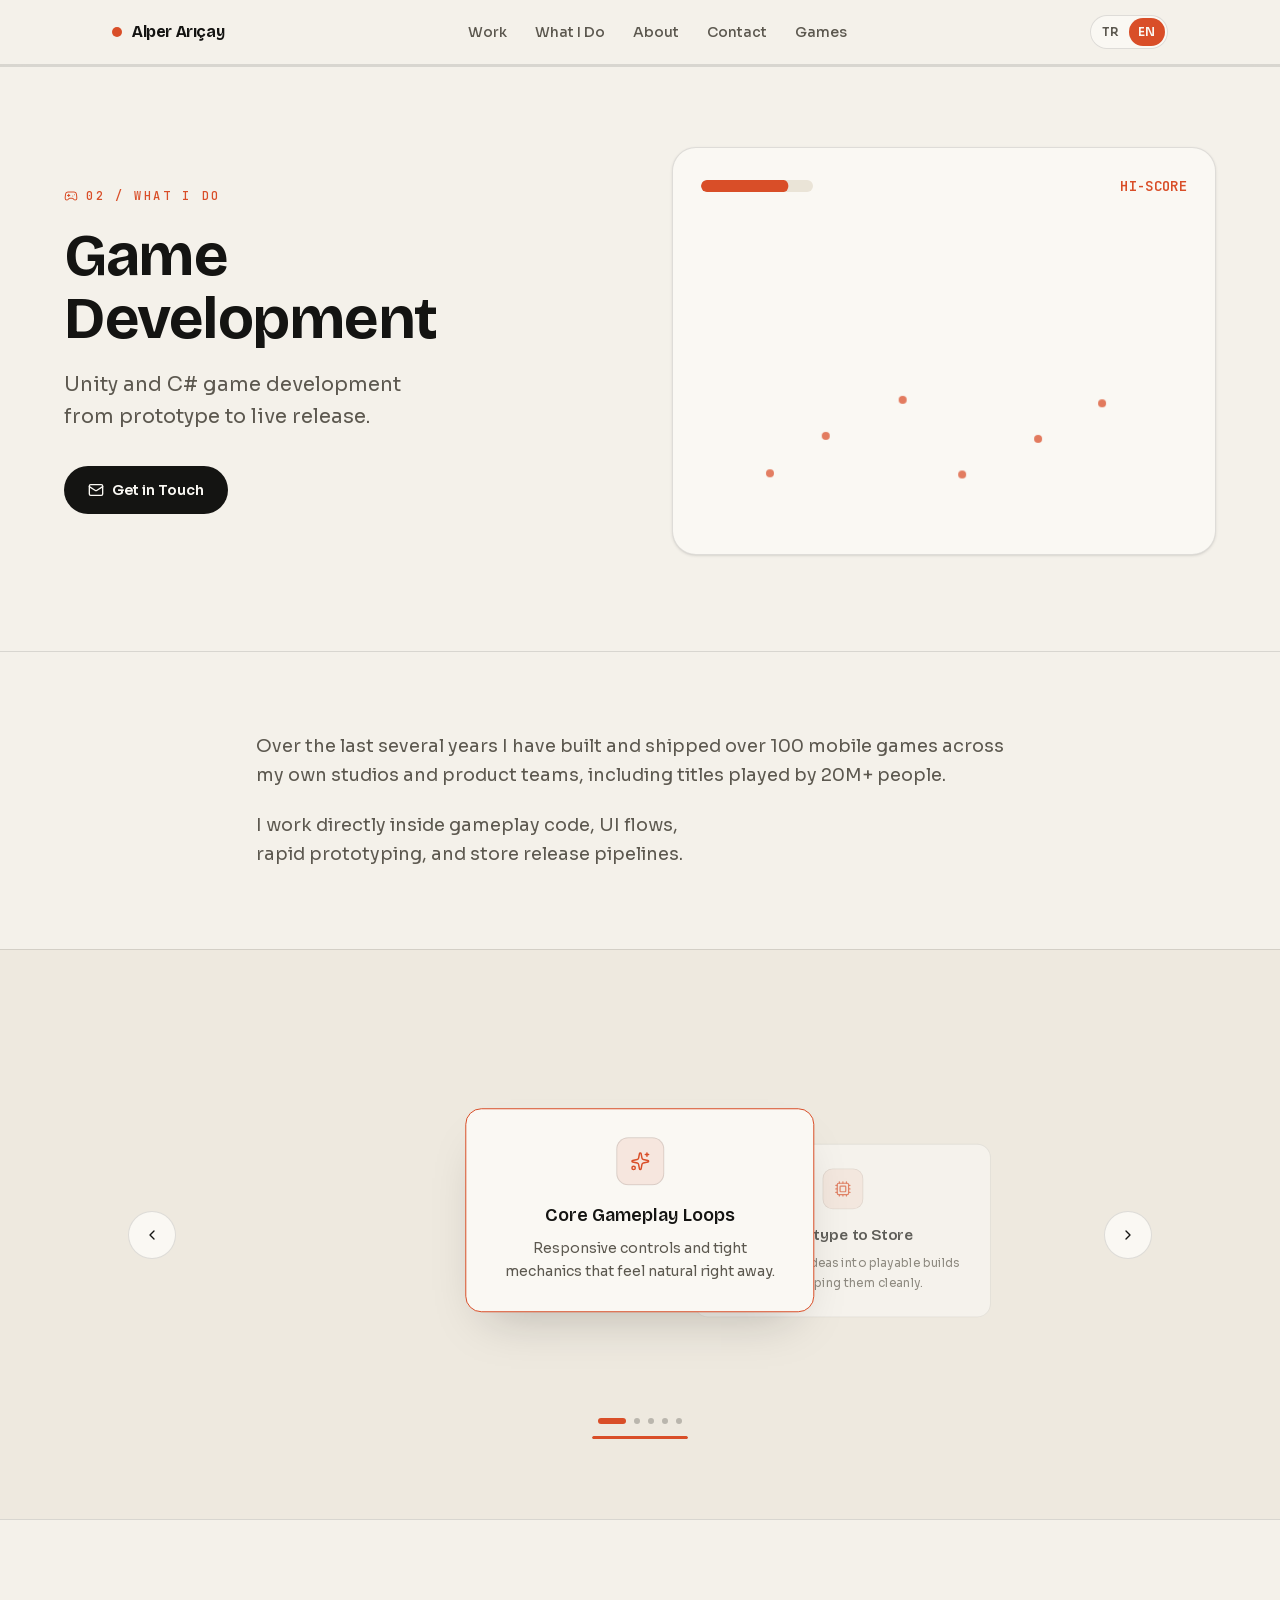
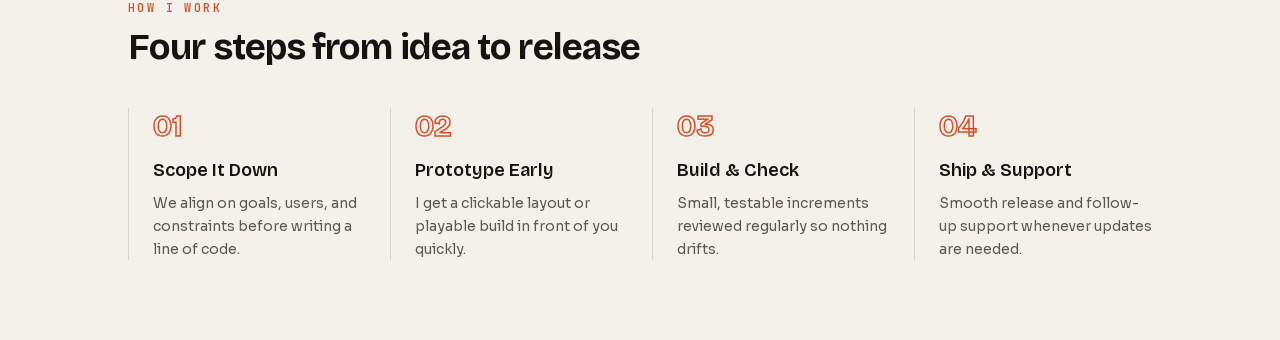
<file: services/game.html>
<!DOCTYPE html><html lang="tr" class="bricolage_grotesque_d3c6a9ea-module__Q22una__variable sora_23080d8e-module__1_zAVW__variable jetbrains_mono_df3533cf-module__p5wE6W__variable bebasneue_49293256-module__UUKYZa__variable h-full antialiased"><head><meta charSet="utf-8"/><meta http-equiv="Content-Security-Policy" content="script-src 'self' 'sha256-qV1i2erJ+ND9AujVWNV/EViX+UuhxuY3LdxjzNqCO8U=' 'sha256-TJXisoxDz3gMzwtZaBSXcjT2sl10sJvfH8DFFvwIxIs=' 'sha256-qH5vdH3Aw54aJvqGZbqWIGvnPsRdgsplx3nvMFgU9f0=' 'sha256-c0r2fZiXG4zcVnbv4NMlItl+2gxRNAHGY1Cr8A5BFQQ=' 'sha256-OBTN3RiyCV4Bq7dFqZ5a2pAXjnCcCYeTJMO2I/LYKeo=' 'sha256-F5DGOJot4HNPsZ4OcFoPrenw7rzvxgW2rtGoc0oz5B0='; default-src 'self'; style-src 'self' 'unsafe-inline'; img-src 'self' data:; font-src 'self'; media-src 'self'; connect-src 'self' https://firestore.googleapis.com; object-src 'none'; base-uri 'self'; form-action 'self'; frame-ancestors 'none'; upgrade-insecure-requests"/><meta name="referrer" content="strict-origin-when-cross-origin"/><meta name="viewport" content="width=device-width, initial-scale=1"/><link rel="preload" href="/_next/static/media/017d9bea37084d9b-s.p.41rroleoq1br7.woff2" as="font" crossorigin="" type="font/woff2"/><link rel="preload" href="/_next/static/media/051742360c26797e-s.p.1bkzbscqrt8rl.woff2" as="font" crossorigin="" type="font/woff2"/><link rel="preload" href="/_next/static/media/26daee0352f50a5f-s.p.2e115y8-hourl.woff2" as="font" crossorigin="" type="font/woff2"/><link rel="preload" href="/_next/static/media/3dbe685087e51055-s.p.3go3gb1_xu4rn.woff2" as="font" crossorigin="" type="font/woff2"/><link rel="preload" href="/_next/static/media/6a5386fd6038edbe-s.p.3_z45zcoc-xoz.woff2" as="font" crossorigin="" type="font/woff2"/><link rel="preload" href="/_next/static/media/6bd983bd58a87a3d-s.p.1hey5yyym6mz_.woff2" as="font" crossorigin="" type="font/woff2"/><link rel="preload" href="/_next/static/media/BebasNeue_Regular-s.p.2w6e6n91awk1s.ttf" as="font" crossorigin="" type="font/ttf"/><link rel="stylesheet" href="/_next/static/chunks/0b-9yq3nkyak1.css" data-precedence="next"/><link rel="preload" as="script" fetchPriority="low" href="/_next/static/chunks/0jvhpaew_uadu.js"/><script src="/_next/static/chunks/3450qyhportkm.js" async=""></script><script src="/_next/static/chunks/36lm--m0zwqtj.js" async=""></script><script src="/_next/static/chunks/20oy6l1ooa_me.js" async=""></script><script src="/_next/static/chunks/turbopack-2vvaeswvlaxmo.js" async=""></script><script src="/_next/static/chunks/1z6x88ihszho0.js" async="" crossorigin=""></script><script src="/_next/static/chunks/3fntmmi971322.js" async="" crossorigin=""></script><script src="/_next/static/chunks/2yy71mcpkhs-_.js" async="" crossorigin=""></script><script src="/_next/static/chunks/1fk2kx41v3y27.js" async="" crossorigin=""></script><script src="/_next/static/chunks/211trrk9f8bqw.js" async="" crossorigin=""></script><link rel="preload" href="/security.js" as="script"/><title>Game Development — Oyun Geliştirme | Alper Arıçay</title><meta name="description" content="Unity and C# game development from prototype to live release. Unity ve C# ile prototipten yayına kadar oyun geliştirme."/><link rel="author" href="https://alperaricay.github.io"/><meta name="author" content="Alper Arıçay"/><meta name="keywords" content="Alper Arıçay,game developer,game development,web development,website development,webapp development,web app development,software engineer,software developer,yazılım mühendisi,yazılım geliştirici,oyun geliştirici,oyun geliştirme,web sitesi geliştirme,web uygulaması geliştirme"/><meta name="creator" content="Alper Arıçay"/><meta name="publisher" content="Alper Arıçay"/><meta name="robots" content="index, follow"/><meta name="googlebot" content="index, follow, max-video-preview:-1, max-image-preview:large, max-snippet:-1"/><link rel="canonical" href="https://alperaricay.github.io/services/game"/><meta property="og:title" content="Game Development — Oyun Geliştirme"/><meta property="og:description" content="Unity and C# game development from prototype to live release. Unity ve C# ile prototipten yayına kadar oyun geliştirme."/><meta property="og:url" content="https://alperaricay.github.io/services/game"/><meta property="og:image" content="https://alperaricay.github.io/opengraph-image.png"/><meta property="og:type" content="website"/><meta name="twitter:card" content="summary_large_image"/><meta name="twitter:title" content="Game Development — Oyun Geliştirme"/><meta name="twitter:description" content="Unity and C# game development from prototype to live release. Unity ve C# ile prototipten yayına kadar oyun geliştirme."/><meta name="twitter:image" content="https://alperaricay.github.io/opengraph-image.png"/><link rel="icon" href="/favicon.ico?favicon.2vob68tjqpejf.ico" sizes="256x256" type="image/x-icon"/><meta name="next-size-adjust" content=""/><script src="/_next/static/chunks/0cz1d0mv5g_q7.js" noModule=""></script></head><body class="min-h-dvh bg-[var(--ed-bg)] text-[var(--ed-ink)] font-body"><div hidden=""><!--$--><!--/$--></div><script>(self.__next_s=self.__next_s||[]).push(["/security.js",{}])</script><script type="application/ld+json">{"@context":"https://schema.org","@graph":[{"@type":"Person","@id":"https://alperaricay.github.io/#person","name":"Alper Arıçay","url":"https://alperaricay.github.io","image":"https://alperaricay.github.io/images/p.png","jobTitle":"Software Engineer & Game Developer","description":"Software engineer and game developer with 7+ years building websites, web apps, and mobile games played by 20M+ people.","email":"mailto:alperaricay@gmail.com","sameAs":["https://github.com/AlperAricay","https://www.linkedin.com/in/alperaricay/"],"knowsAbout":["Software Engineering","Game Development","Web Development","Web Application Development","Website Development"]},{"@type":"WebSite","@id":"https://alperaricay.github.io/#website","name":"Alper Arıçay","url":"https://alperaricay.github.io","description":"Portfolio of Alper Arıçay — software engineer and game developer working across mobile games (20M+ players), websites, and web apps.","inLanguage":["tr","en"],"author":{"@id":"https://alperaricay.github.io/#person"},"publisher":{"@id":"https://alperaricay.github.io/#person"}}]}</script><script type="application/ld+json">{"@context":"https://schema.org","@type":"Service","serviceType":"Game Development — Oyun Geliştirme","name":"Game Development — Oyun Geliştirme","description":"Unity and C# game development from prototype to live release. Unity ve C# ile prototipten yayına kadar oyun geliştirme.","url":"https://alperaricay.github.io/services/game","provider":{"@id":"https://alperaricay.github.io/#person"},"areaServed":"Worldwide"}</script><script type="application/ld+json">{"@context":"https://schema.org","@type":"BreadcrumbList","itemListElement":[{"@type":"ListItem","position":1,"name":"Home","item":"https://alperaricay.github.io/"},{"@type":"ListItem","position":2,"name":"Services","item":"https://alperaricay.github.io/#services"},{"@type":"ListItem","position":3,"name":"Game Development","item":"https://alperaricay.github.io/services/game"}]}</script><div lang="tr" class="min-h-dvh bg-[var(--ed-bg)] text-[var(--ed-ink)]"><header class="sticky top-0 z-50 border-b border-[var(--ed-line)] bg-[var(--ed-bg)]/90 backdrop-blur-md"><div class="mx-auto flex h-16 max-w-6xl items-center justify-between gap-4 px-5 sm:px-8 lg:px-12"><a class="flex items-center gap-2.5 font-display text-base font-bold tracking-tight text-[var(--ed-ink)]" href="/"><span aria-hidden="true" class="h-2.5 w-2.5 rounded-full bg-[var(--ed-accent)]"></span><span>Alper Arıçay</span></a><nav aria-label="Primary" class="hidden items-center gap-7 md:flex"><a class="text-sm font-medium text-[var(--ed-muted)] transition-colors hover:text-[var(--ed-ink)]" href="/#work">İşler</a><a class="text-sm font-medium text-[var(--ed-muted)] transition-colors hover:text-[var(--ed-ink)]" href="/#services">Ne Yapıyorum</a><a class="text-sm font-medium text-[var(--ed-muted)] transition-colors hover:text-[var(--ed-ink)]" href="/about">Hakkımda</a><a class="text-sm font-medium text-[var(--ed-muted)] transition-colors hover:text-[var(--ed-ink)]" href="/#contact">İletişim</a><a class="text-sm font-medium text-[var(--ed-muted)] transition-colors hover:text-[var(--ed-ink)]" href="/game">Oyunlar</a></nav><div class="flex items-center gap-2.5"><div class="relative flex items-center rounded-full border border-[var(--ed-line-strong)] bg-[var(--ed-card)] p-0.5 text-xs font-semibold"><div aria-hidden="true" class="absolute inset-y-0.5 left-0.5 w-9 rounded-full bg-[var(--ed-accent)] transition-transform duration-300 ease-out" style="transform:translateX(0rem)"></div><button type="button" aria-pressed="true" aria-label="Türkçe" class="relative z-10 w-9 rounded-full py-1.5 text-center transition-colors text-[#FAF8F3]">TR</button><button type="button" aria-pressed="false" aria-label="English" class="relative z-10 w-9 rounded-full py-1.5 text-center transition-colors text-[var(--ed-muted)] hover:text-[var(--ed-ink)]">EN</button></div><button type="button" aria-expanded="false" aria-label="Menü" class="inline-flex h-9 w-9 items-center justify-center rounded-full border border-[var(--ed-line-strong)] bg-[var(--ed-card)] text-[var(--ed-ink)] md:hidden"><svg xmlns="http://www.w3.org/2000/svg" width="24" height="24" viewBox="0 0 24 24" fill="none" stroke="currentColor" stroke-width="2" stroke-linecap="round" stroke-linejoin="round" class="lucide lucide-menu h-4 w-4" aria-hidden="true"><path d="M4 5h16"></path><path d="M4 12h16"></path><path d="M4 19h16"></path></svg></button></div></div><div aria-hidden="true" class="h-[2px] w-full origin-left bg-[var(--ed-line)]"><div class="h-full w-full origin-left bg-[var(--ed-accent)]" style="transform:scaleX(0)"></div></div></header><main class="w-full overflow-x-hidden"><section class="px-5 pb-16 pt-12 sm:px-8 sm:pb-24 sm:pt-20 lg:px-12"><div class="mx-auto grid max-w-6xl gap-12 lg:grid-cols-2 lg:items-center lg:gap-16"><div><p data-hero-eyebrow="true" class="flex items-center gap-2 font-mono text-xs font-medium uppercase tracking-[0.22em] text-[var(--ed-accent)]"><svg xmlns="http://www.w3.org/2000/svg" width="24" height="24" viewBox="0 0 24 24" fill="none" stroke="currentColor" stroke-width="1.75" stroke-linecap="round" stroke-linejoin="round" class="lucide lucide-gamepad2 lucide-gamepad-2 h-3.5 w-3.5" aria-hidden="true"><line x1="6" x2="10" y1="11" y2="11"></line><line x1="8" x2="8" y1="9" y2="13"></line><line x1="15" x2="15.01" y1="12" y2="12"></line><line x1="18" x2="18.01" y1="10" y2="10"></line><path d="M17.32 5H6.68a4 4 0 0 0-3.978 3.59c-.006.052-.01.101-.017.152C2.604 9.416 2 14.456 2 16a3 3 0 0 0 3 3c1 0 1.5-.5 2-1l1.414-1.414A2 2 0 0 1 9.828 16h4.344a2 2 0 0 1 1.414.586L17 18c.5.5 1 1 2 1a3 3 0 0 0 3-3c0-1.545-.604-6.584-.685-7.258-.007-.05-.011-.1-.017-.151A4 4 0 0 0 17.32 5z"></path></svg>02 / Ne Yapıyorum</p><h1 data-hero-title="true" class="mt-5 max-w-2xl text-balance font-display text-4xl font-bold leading-[1.04] tracking-tight text-[var(--ed-ink)] sm:text-5xl lg:text-6xl">Oyun Geliştirme</h1><p data-hero-tagline="true" class="mt-5 max-w-xl text-balance text-lg leading-relaxed text-[var(--ed-muted)] sm:text-xl">Unity ve C# ile prototipten yayına kadar oyun geliştirme.</p><a data-hero-cta="true" class="mt-8 inline-flex items-center gap-2 rounded-full bg-[var(--ed-ink)] px-6 py-3.5 text-sm font-semibold text-[#FAF8F3] transition-colors hover:bg-[var(--ed-accent)]" href="/#contact"><svg xmlns="http://www.w3.org/2000/svg" width="24" height="24" viewBox="0 0 24 24" fill="none" stroke="currentColor" stroke-width="2" stroke-linecap="round" stroke-linejoin="round" class="lucide lucide-mail h-4 w-4" aria-hidden="true"><path d="m22 7-8.991 5.727a2 2 0 0 1-2.009 0L2 7"></path><rect x="2" y="4" width="20" height="16" rx="2"></rect></svg>İletişime Geç</a></div><div data-hero-visual="true"><div class="editorial-card relative aspect-[4/3] w-full overflow-hidden rounded-3xl p-5 shadow-sm sm:p-7"><div class="flex h-full flex-col justify-between"><div class="flex items-center justify-between"><div class="h-3 w-28 overflow-hidden rounded-full bg-[var(--ed-surface)]"><div data-healthbar="true" class="h-full origin-left rounded-full bg-[var(--ed-accent)]" style="transform:scaleX(0.78)"></div></div><span class="font-mono text-sm font-bold tracking-wide text-[var(--ed-accent)]">REKOR</span></div><div class="relative flex-1"><span data-particle="true" class="absolute h-2 w-2 rounded-full bg-[var(--ed-accent)]/75" style="left:12%;bottom:10%"></span><span data-particle="true" class="absolute h-2 w-2 rounded-full bg-[var(--ed-accent)]/75" style="left:26%;bottom:22%"></span><span data-particle="true" class="absolute h-2 w-2 rounded-full bg-[var(--ed-accent)]/75" style="left:40%;bottom:34%"></span><span data-particle="true" class="absolute h-2 w-2 rounded-full bg-[var(--ed-accent)]/75" style="left:54%;bottom:10%"></span><span data-particle="true" class="absolute h-2 w-2 rounded-full bg-[var(--ed-accent)]/75" style="left:68%;bottom:22%"></span><span data-particle="true" class="absolute h-2 w-2 rounded-full bg-[var(--ed-accent)]/75" style="left:82%;bottom:34%"></span></div></div></div></div></div></section><section class="border-t border-[var(--ed-line)] px-5 py-14 sm:px-8 sm:py-20 lg:px-12"><div class="mx-auto max-w-3xl space-y-5"><p data-reveal="true" class="text-balance text-base leading-relaxed text-[var(--ed-muted)] sm:text-lg">Yıllardır hem kendi stüdyolarımda hem farklı ekiplerde onlarca mobil oyun geliştirdim ve yayınladım. 20M+ oyuncuya ulaşan oyunlarda geliştirme ve optimizasyon süreçlerinde yer aldım.</p><p data-reveal="true" class="text-balance text-base leading-relaxed text-[var(--ed-muted)] sm:text-lg">Hızlı prototipleme, oynanış mekanikleri, UI akışları ve mağaza çıkış süreçlerinde doğrudan kodun içinde çalışıyorum.</p></div></section><section class="border-t border-[var(--ed-line)] bg-[var(--ed-surface)]/55 px-5 py-14 sm:px-8 sm:py-20 lg:px-12"><div class="mx-auto max-w-5xl" data-reveal="true"><div class="relative"><button type="button" aria-label="Önceki" class="editorial-card absolute left-0 top-1/2 z-40 inline-flex h-11 w-11 -translate-y-1/2 items-center justify-center rounded-full text-[var(--ed-ink)] transition-colors hover:border-[var(--ed-accent)] hover:text-[var(--ed-accent)] sm:h-12 sm:w-12"><svg xmlns="http://www.w3.org/2000/svg" width="24" height="24" viewBox="0 0 24 24" fill="none" stroke="currentColor" stroke-width="2" stroke-linecap="round" stroke-linejoin="round" class="lucide lucide-chevron-left h-4 w-4" aria-hidden="true"><path d="m15 18-6-6 6-6"></path></svg></button><div tabindex="0" role="region" aria-roledescription="carousel" class="relative mx-auto h-[320px] w-full max-w-xs outline-none sm:h-[340px] sm:max-w-sm lg:h-[360px] lg:max-w-md"><div class="editorial-card absolute left-1/2 top-1/2 w-[78%] rounded-2xl p-6 text-center transition-all duration-500 ease-out sm:p-7 " style="transform:translate(-50%, -50%) scale(1);opacity:1;z-index:30;pointer-events:auto;border-color:var(--ed-accent);box-shadow:0 24px 48px -22px rgba(20, 20, 18, 0.25)"><div class="mx-auto flex h-12 w-12 items-center justify-center rounded-xl border border-[var(--ed-line)] bg-[var(--ed-accent-soft)]"><svg xmlns="http://www.w3.org/2000/svg" width="24" height="24" viewBox="0 0 24 24" fill="none" stroke="currentColor" stroke-width="1.75" stroke-linecap="round" stroke-linejoin="round" class="lucide lucide-sparkles h-5 w-5 text-[var(--ed-accent)]" aria-hidden="true"><path d="M11.017 2.814a1 1 0 0 1 1.966 0l1.051 5.558a2 2 0 0 0 1.594 1.594l5.558 1.051a1 1 0 0 1 0 1.966l-5.558 1.051a2 2 0 0 0-1.594 1.594l-1.051 5.558a1 1 0 0 1-1.966 0l-1.051-5.558a2 2 0 0 0-1.594-1.594l-5.558-1.051a1 1 0 0 1 0-1.966l5.558-1.051a2 2 0 0 0 1.594-1.594z"></path><path d="M20 2v4"></path><path d="M22 4h-4"></path><circle cx="4" cy="20" r="2"></circle></svg></div><h3 class="mt-4 font-display text-lg font-semibold text-[var(--ed-ink)]">Oynanış Sistemleri</h3><p class="mt-2 text-sm leading-relaxed text-[var(--ed-muted)]">Kontrol hissi net, tepkisi gecikmeyen temel mekanikler ve oyun döngüleri.</p></div><div role="button" aria-label="Yayına Hazır Geliştirme" class="editorial-card absolute left-1/2 top-1/2 w-[78%] rounded-2xl p-6 text-center transition-all duration-500 ease-out sm:p-7 cursor-pointer" style="transform:translate(8%, -40%) scale(0.85);opacity:0.65;z-index:20;pointer-events:auto;box-shadow:none"><div class="mx-auto flex h-12 w-12 items-center justify-center rounded-xl border border-[var(--ed-line)] bg-[var(--ed-accent-soft)]"><svg xmlns="http://www.w3.org/2000/svg" width="24" height="24" viewBox="0 0 24 24" fill="none" stroke="currentColor" stroke-width="1.75" stroke-linecap="round" stroke-linejoin="round" class="lucide lucide-cpu h-5 w-5 text-[var(--ed-accent)]" aria-hidden="true"><path d="M12 20v2"></path><path d="M12 2v2"></path><path d="M17 20v2"></path><path d="M17 2v2"></path><path d="M2 12h2"></path><path d="M2 17h2"></path><path d="M2 7h2"></path><path d="M20 12h2"></path><path d="M20 17h2"></path><path d="M20 7h2"></path><path d="M7 20v2"></path><path d="M7 2v2"></path><rect x="4" y="4" width="16" height="16" rx="2"></rect><rect x="8" y="8" width="8" height="8" rx="1"></rect></svg></div><h3 class="mt-4 font-display text-lg font-semibold text-[var(--ed-ink)]">Yayına Hazır Geliştirme</h3><p class="mt-2 text-sm leading-relaxed text-[var(--ed-muted)]">Prototipten mağaza sayfasına kadar tüm teknik süreçte pratik çözüm.</p></div><div role="button" aria-label="İlerleme ve Ekonomi" class="editorial-card absolute left-1/2 top-1/2 w-[78%] rounded-2xl p-6 text-center transition-all duration-500 ease-out sm:p-7 cursor-pointer" style="transform:translate(50%, -40%) scale(0.72);opacity:0;z-index:10;pointer-events:none;box-shadow:none"><div class="mx-auto flex h-12 w-12 items-center justify-center rounded-xl border border-[var(--ed-line)] bg-[var(--ed-accent-soft)]"><svg xmlns="http://www.w3.org/2000/svg" width="24" height="24" viewBox="0 0 24 24" fill="none" stroke="currentColor" stroke-width="1.75" stroke-linecap="round" stroke-linejoin="round" class="lucide lucide-trophy h-5 w-5 text-[var(--ed-accent)]" aria-hidden="true"><path d="M10 14.66V17a1 1 0 0 1-1 1 2 2 0 0 0-2 2v2"></path><path d="M14 14.66V17a1 1 0 0 0 1 1 2 2 0 0 1 2 2v2"></path><path d="M17.916 10H19.5A2.5 2.5 0 0 0 22 7.5V5a1 1 0 0 0-1-1h-3"></path><path d="M4 22h16"></path><path d="M6 9a6 6 0 0 0 12 0V3a1 1 0 0 0-1-1H7a1 1 0 0 0-1 1z"></path><path d="M6.084 10H4.5A2.5 2.5 0 0 1 2 7.5V5a1 1 0 0 1 1-1h3"></path></svg></div><h3 class="mt-4 font-display text-lg font-semibold text-[var(--ed-ink)]">İlerleme ve Ekonomi</h3><p class="mt-2 text-sm leading-relaxed text-[var(--ed-muted)]">Seviye, ödül ve mağaza dengesini bozmadan çalışan esnek yapılar.</p></div><div role="button" aria-label="Çok Oyunculu Sistemler" class="editorial-card absolute left-1/2 top-1/2 w-[78%] rounded-2xl p-6 text-center transition-all duration-500 ease-out sm:p-7 cursor-pointer" style="transform:translate(50%, -40%) scale(0.72);opacity:0;z-index:10;pointer-events:none;box-shadow:none"><div class="mx-auto flex h-12 w-12 items-center justify-center rounded-xl border border-[var(--ed-line)] bg-[var(--ed-accent-soft)]"><svg xmlns="http://www.w3.org/2000/svg" width="24" height="24" viewBox="0 0 24 24" fill="none" stroke="currentColor" stroke-width="1.75" stroke-linecap="round" stroke-linejoin="round" class="lucide lucide-users h-5 w-5 text-[var(--ed-accent)]" aria-hidden="true"><path d="M16 21v-2a4 4 0 0 0-4-4H6a4 4 0 0 0-4 4v2"></path><path d="M16 3.128a4 4 0 0 1 0 7.744"></path><path d="M22 21v-2a4 4 0 0 0-3-3.87"></path><circle cx="9" cy="7" r="4"></circle></svg></div><h3 class="mt-4 font-display text-lg font-semibold text-[var(--ed-ink)]">Çok Oyunculu Sistemler</h3><p class="mt-2 text-sm leading-relaxed text-[var(--ed-muted)]">Oda, eşleşme ve senkronizasyon tarafında sağlam temel.</p></div><div role="button" aria-label="Ekip ve Süreç Deneyimi" class="editorial-card absolute left-1/2 top-1/2 w-[78%] rounded-2xl p-6 text-center transition-all duration-500 ease-out sm:p-7 cursor-pointer" style="transform:translate(50%, -40%) scale(0.72);opacity:0;z-index:10;pointer-events:none;box-shadow:none"><div class="mx-auto flex h-12 w-12 items-center justify-center rounded-xl border border-[var(--ed-line)] bg-[var(--ed-accent-soft)]"><svg xmlns="http://www.w3.org/2000/svg" width="24" height="24" viewBox="0 0 24 24" fill="none" stroke="currentColor" stroke-width="1.75" stroke-linecap="round" stroke-linejoin="round" class="lucide lucide-music h-5 w-5 text-[var(--ed-accent)]" aria-hidden="true"><path d="M9 18V5l12-2v13"></path><circle cx="6" cy="18" r="3"></circle><circle cx="18" cy="16" r="3"></circle></svg></div><h3 class="mt-4 font-display text-lg font-semibold text-[var(--ed-ink)]">Ekip ve Süreç Deneyimi</h3><p class="mt-2 text-sm leading-relaxed text-[var(--ed-muted)]">Tasarımcı ve sanatçılarla ortak dil kurarak fikri hızla oynanabilir hale getirme.</p></div></div><button type="button" aria-label="Sonraki" class="editorial-card absolute right-0 top-1/2 z-40 inline-flex h-11 w-11 -translate-y-1/2 items-center justify-center rounded-full text-[var(--ed-ink)] transition-colors hover:border-[var(--ed-accent)] hover:text-[var(--ed-accent)] sm:h-12 sm:w-12"><svg xmlns="http://www.w3.org/2000/svg" width="24" height="24" viewBox="0 0 24 24" fill="none" stroke="currentColor" stroke-width="2" stroke-linecap="round" stroke-linejoin="round" class="lucide lucide-chevron-right h-4 w-4" aria-hidden="true"><path d="m9 18 6-6-6-6"></path></svg></button><div class="mt-7 flex flex-col items-center gap-3"><div class="flex items-center gap-2"><button type="button" aria-label="Oynanış Sistemleri" aria-current="true" class="h-1.5 rounded-full bg-[var(--ed-line-strong)] transition-all duration-300" style="width:1.75rem;background-color:var(--ed-accent)"></button><button type="button" aria-label="Yayına Hazır Geliştirme" aria-current="false" class="h-1.5 rounded-full bg-[var(--ed-line-strong)] transition-all duration-300" style="width:0.375rem"></button><button type="button" aria-label="İlerleme ve Ekonomi" aria-current="false" class="h-1.5 rounded-full bg-[var(--ed-line-strong)] transition-all duration-300" style="width:0.375rem"></button><button type="button" aria-label="Çok Oyunculu Sistemler" aria-current="false" class="h-1.5 rounded-full bg-[var(--ed-line-strong)] transition-all duration-300" style="width:0.375rem"></button><button type="button" aria-label="Ekip ve Süreç Deneyimi" aria-current="false" class="h-1.5 rounded-full bg-[var(--ed-line-strong)] transition-all duration-300" style="width:0.375rem"></button></div><div class="h-[3px] w-24 overflow-hidden rounded-full bg-[var(--ed-line)]"><div class="h-full origin-left rounded-full bg-[var(--ed-accent)]" style="animation:carousel-fill 4500ms linear forwards"></div></div></div></div></div></section><section class="border-t border-[var(--ed-line)] px-5 py-14 sm:px-8 sm:py-20 lg:px-12"><div class="mx-auto max-w-5xl"><p class="font-mono text-xs font-medium uppercase tracking-[0.2em] text-[var(--ed-accent)]">Nasıl Çalışıyorum</p><h2 class="mt-3 max-w-xl text-balance font-display text-2xl font-bold tracking-tight text-[var(--ed-ink)] sm:text-4xl">Fikirden yayına dört net adım</h2><div class="mt-10 grid gap-8 sm:grid-cols-2 lg:grid-cols-4 lg:gap-6"><div data-reveal="true" class="group border-t border-[var(--ed-line)] pt-6 lg:border-l lg:border-t-0 lg:pl-6 lg:pt-0"><span class="text-stroke font-display text-3xl font-bold">0<!-- -->1</span><h3 class="mt-3 font-display text-lg font-semibold text-[var(--ed-ink)]">Kapsamı Netleştirme</h3><p class="mt-2 text-sm leading-relaxed text-[var(--ed-muted)]">Ne yapılacağını, kimin kullanacağını ve öncelikleri ilk görüşmede netleştiririz.</p></div><div data-reveal="true" class="group border-t border-[var(--ed-line)] pt-6 lg:border-l lg:border-t-0 lg:pl-6 lg:pt-0"><span class="text-stroke font-display text-3xl font-bold">0<!-- -->2</span><h3 class="mt-3 font-display text-lg font-semibold text-[var(--ed-ink)]">Düzen ve Prototip</h3><p class="mt-2 text-sm leading-relaxed text-[var(--ed-muted)]">Uzun teorik dokümanlar yerine erkenden tıklanabilir ya da oynanabilir bir örnek çıkarırım.</p></div><div data-reveal="true" class="group border-t border-[var(--ed-line)] pt-6 lg:border-l lg:border-t-0 lg:pl-6 lg:pt-0"><span class="text-stroke font-display text-3xl font-bold">0<!-- -->3</span><h3 class="mt-3 font-display text-lg font-semibold text-[var(--ed-ink)]">Geliştirme ve Kontrol</h3><p class="mt-2 text-sm leading-relaxed text-[var(--ed-muted)]">Küçük parçalar halinde ilerleyip her adımı düzenli test ederek paylaşırım.</p></div><div data-reveal="true" class="group border-t border-[var(--ed-line)] pt-6 lg:border-l lg:border-t-0 lg:pl-6 lg:pt-0"><span class="text-stroke font-display text-3xl font-bold">0<!-- -->4</span><h3 class="mt-3 font-display text-lg font-semibold text-[var(--ed-ink)]">Yayın ve Devam</h3><p class="mt-2 text-sm leading-relaxed text-[var(--ed-muted)]">Sorunsuz şekilde canlıya alır, sonrasında da bakım ve ek talepler için yanında olurum.</p></div></div></div></section></main></div><!--$--><!--/$--><script src="/_next/static/chunks/0jvhpaew_uadu.js" id="_R_" async=""></script><script>(self.__next_f=self.__next_f||[]).push([0])</script><script>self.__next_f.push([1,"1:\"$Sreact.fragment\"\n2:I[79520,[\"/_next/static/chunks/1z6x88ihszho0.js\"],\"\"]\n4:I[39756,[\"/_next/static/chunks/3fntmmi971322.js\"],\"default\"]\n5:I[37457,[\"/_next/static/chunks/3fntmmi971322.js\"],\"default\"]\na:I[68027,[\"/_next/static/chunks/1z6x88ihszho0.js\"],\"default\",1]\n:HL[\"/_next/static/chunks/0b-9yq3nkyak1.css\",\"style\"]\n:HL[\"/_next/static/media/017d9bea37084d9b-s.p.41rroleoq1br7.woff2\",\"font\",{\"crossOrigin\":\"\",\"type\":\"font/woff2\"}]\n:HL[\"/_next/static/media/051742360c26797e-s.p.1bkzbscqrt8rl.woff2\",\"font\",{\"crossOrigin\":\"\",\"type\":\"font/woff2\"}]\n:HL[\"/_next/static/media/26daee0352f50a5f-s.p.2e115y8-hourl.woff2\",\"font\",{\"crossOrigin\":\"\",\"type\":\"font/woff2\"}]\n:HL[\"/_next/static/media/3dbe685087e51055-s.p.3go3gb1_xu4rn.woff2\",\"font\",{\"crossOrigin\":\"\",\"type\":\"font/woff2\"}]\n:HL[\"/_next/static/media/6a5386fd6038edbe-s.p.3_z45zcoc-xoz.woff2\",\"font\",{\"crossOrigin\":\"\",\"type\":\"font/woff2\"}]\n:HL[\"/_next/static/media/6bd983bd58a87a3d-s.p.1hey5yyym6mz_.woff2\",\"font\",{\"crossOrigin\":\"\",\"type\":\"font/woff2\"}]\n:HL[\"/_next/static/media/BebasNeue_Regular-s.p.2w6e6n91awk1s.ttf\",\"font\",{\"crossOrigin\":\"\",\"type\":\"font/ttf\"}]\n3:T43d,{\"@context\":\"https://schema.org\",\"@graph\":[{\"@type\":\"Person\",\"@id\":\"https://alperaricay.github.io/#person\",\"name\":\"Alper Arıçay\",\"url\":\"https://alperaricay.github.io\",\"image\":\"https://alperaricay.github.io/images/p.png\",\"jobTitle\":\"Software Engineer \u0026 Game Developer\",\"description\":\"Software engineer and game developer with 7+ years building websites, web apps, and mobile games played by 20M+ people.\",\"email\":\"mailto:alperaricay@gmail.com\",\"sameAs\":[\"https://github.com/AlperAricay\",\"https://www.linkedin.com/in/alperaricay/\"],\"knowsAbout\":[\"Software Engineering\",\"Game Development\",\"Web Development\",\"Web Application Development\",\"Website Development\"]},{\"@type\":\"WebSite\",\"@id\":\"https://alperaricay.github.io/#website\",\"name\":\"Alper Arıçay\",\"url\":\"https://alperaricay.github.io\",\"description\":\"Portfolio of Alper Arıçay — software engineer and game developer working across mobile games (20M+ players), websites, and web apps.\",\"inLanguage\":[\"tr\",\"en\"],\"author\":{\"@id\":\"https://alperaricay.github.io/#person\"},\"publisher\":{\"@id\":\"https://alperaricay.github.io/#person\"}}]}8:X\n0:{\"P\":null,\"c\":[\"\",\"services\",\"game\"],\"q\":\"\",\"i\":false,\"f\":[[[\"\",{\"children\":[\"services\",{\"children\":[[\"slug\",\"game\",\"d\",[]],{\"children\":[\"__PAGE__\",{},\"$undefined\",\"$undefined\",4608]},\"$undefined\",\"$undefined\",4608]},\"$undefined\",\"$undefined\",4608]},\"$undefined\",\"$undefined\",4624],[[\"$\",\"$1\",\"c\",{\"children\":[[[\"$\",\"link\",\"0\",{\"rel\":\"stylesheet\",\"href\":\"/_next/static/chunks/0b-9yq3nkyak1.css\",\"precedence\":\"next\",\"crossOrigin\":\"$undefined\",\"nonce\":\"$undefined\"}],[\"$\",\"script\",\"script-0\",{\"src\":\"/_next/static/chunks/1z6x88ihszho0.js\",\"async\":true,\"nonce\":\"$undefined\"}]],[\"$\",\"html\",null,{\"lang\":\"tr\",\"className\":\"bricolage_grotesque_d3c6a9ea-module__Q22una__variable sora_23080d8e-module__1_zAVW__variable jetbrains_mono_df3533cf-module__p5wE6W__variable bebasneue_49293256-module__UUKYZa__variable h-full antialiased\",\"children\":[\"$\",\"body\",null,{\"className\":\"min-h-dvh bg-[var(--ed-bg)] text-[var(--ed-ink)] font-body\",\"children\":[[\"$\",\"$L2\",null,{\"src\":\"/security.js\",\"strategy\":\"beforeInteractive\"}],[\"$\",\"script\",null,{\"type\":\"application/ld+json\",\"dangerouslySetInnerHTML\":{\"__html\":\"$3\"}}],[\"$\",\"$L4\",null,{\"parallelRouterKey\":\"children\",\"error\":\"$undefined\",\"errorStyles\":\"$undefined\",\"errorScripts\":\"$undefined\",\"template\":[\"$\",\"$L5\",null,{}],\"templateStyles\":\"$undefined\",\"templateScripts\":\"$undefined\",\"notFound\":[[[\"$\",\"title\",null,{\"children\":\"404: This page could not be found.\"}],[\"$\",\"div\",null,{\"style\":{\"fontFamily\":\"system-ui,\\\"Segoe UI\\\",Roboto,Helvetica,Arial,sans-serif,\\\"Apple Color Emoji\\\",\\\"Segoe UI Emoji\\\"\",\"height\":\"100vh\",\"textAlign\":\"center\",\"display\":\"flex\",\"flexDirection\":\"column\",\"alignItems\":\"center\",\"justifyContent\":\"center\"},\"children\":[\"$\",\"div\",null,{\"children\":[[\"$\",\"style\",null,{\"dangerouslySetInnerHTML\":{\"__html\":\"body{color:#000;background:#fff;margin:0}.next-error-h1{border-right:1px solid rgba(0,0,0,.3)}@media (prefers-color-scheme:dark){body{color:#fff;background:#000}.next-error-h1{border-right:1px solid rgba(255,255,255,.3)}}\"}}],[\"$\",\"h1\",null,{\"className\":\"next-error-h1\",\"style\":{\"display\":\"inline-block\",\"margin\":\"0 20px 0 0\",\"padding\":\"0 23px 0 0\",\"fontSize\":24,\"fontWeight\":500,\"verticalAlign\":\"top\",\"lineHeight\":\"49px\"},\"children\":404}],[\"$\",\"div\",null,{\"style\":{\"display\":\"inline-block\"},\"children\":[\"$\",\"h2\",null,{\"style\":{\"fontSize\":14,\"fontWeight\":400,\"lineHeight\":\"49px\",\"margin\":0},\"children\":\"This page could not be found.\"}]}]]}]}]],[]],\"forbidden\":\"$undefined\",\"unauthorized\":\"$undefined\"}]]}]}]]}],{\"children\":[[\"$\",\"$1\",\"c\",{\"children\":[null,[\"$\",\"$L4\",null,{\"parallelRouterKey\":\"children\",\"error\":\"$undefined\",\"errorStyles\":\"$undefined\",\"errorScripts\":\"$undefined\",\"template\":[\"$\",\"$L5\",null,{}],\"templateStyles\":\"$undefined\",\"templateScripts\":\"$undefined\",\"notFound\":\"$undefined\",\"forbidden\":\"$undefined\",\"unauthorized\":\"$undefined\"}]]}],{\"children\":[[\"$\",\"$1\",\"c\",{\"children\":[null,[\"$\",\"$L4\",null,{\"parallelRouterKey\":\"children\",\"error\":\"$undefined\",\"errorStyles\":\"$undefined\",\"errorScripts\":\"$undefined\",\"template\":[\"$\",\"$L5\",null,{}],\"templateStyles\":\"$undefined\",\"templateScripts\":\"$undefined\",\"notFound\":\"$undefined\",\"forbidden\":\"$undefined\",\"unauthorized\":\"$undefined\"}]]}],{\"children\":[[\"$\",\"$1\",\"c\",{\"children\":[\"$L6\",[[\"$\",\"script\",\"script-0\",{\"src\":\"/_next/static/chunks/2yy71mcpkhs-_.js\",\"async\":true,\"nonce\":\"$undefined\"}],[\"$\",\"script\",\"script-1\",{\"src\":\"/_next/static/chunks/1fk2kx41v3y27.js\",\"async\":true,\"nonce\":\"$undefined\"}],[\"$\",\"script\",\"script-2\",{\"src\":\"/_next/static/chunks/211trrk9f8bqw.js\",\"async\":true,\"nonce\":\"$undefined\"}]],\"$L7\"]}],{},null,false,null]},null,false,\"$8\"]},null,false,\"$8\"]},null,false,null],\"$L9\",false]],\"m\":\"$undefined\",\"G\":[\"$a\",[\"$Lb\"]],\"S\":true,\"h\":null,\"r\":\"$undefined\",\"s\":\"$undefined\",\"a\":\"$undefined\",\"l\":\"$undefined\",\"p\":\"$undefined\",\"d\":\"$undefined\",\"b\":\"_lIm73dYrR1f2i-ls3k2C\"}\nc:I[97367,[\"/_next/static/chunks/3fntmmi971322.js\"],\"OutletBoundary\"]\nd:\"$Sreact.suspense\"\nf:I[97367,[\"/_next/static/chunks/3fntmmi971322.js\"],\"ViewportBoundary\"]\n11:I[97367,[\"/_next/static/chunks/3fntmmi971322.js\"],\"MetadataBoundary\"]\n7:[\"$\",\"$Lc\",null,{\"children\":[\"$\",\"$d\",null,{\"name\":\"Next.MetadataOutlet\",\"children\":\"$@e\"}]}]\n9:[\"$\",\"$1\",\"h\",{\"children\":[null,[\"$\",\"$Lf\",null,{\"children\":\"$L10\"}],[\"$\",\"div\",null,{\"hidden\":true,\"children\":[\"$\",\"$L11\",null,{\"children\":[\"$\",\"$d\",null,{\"name\":\"Next.Metadata\",\"children\":\"$L12\"}]}]}],[\"$\",\"meta\",null,{\"name\":\"next-size-adjust\",\"content\":\"\"}]]}]\nb:[\"$\",\"link\",\"0\",{\"rel\":\"stylesheet\",\"href\":\"/_next/static/chunks/0b-9yq3nkyak1.css\",\"precedence\":\"next\",\"crossOrigin\":\"$undefined\",\"nonce\":\"$undefined\"}]\n13:I[70648,[\"/_next/static/chunks/1z6x88ihszho0.js\",\"/_next/static/chunks/2yy71mcpkhs-_.js\",\"/_next/static/chunks/1fk2kx41v3y27.js\",\"/_next/static/chunks/211trrk9f8bqw.js\"],\"default\"]\n8:C\n6:[[[\"$\",\"script\",\"Service\",{\"type\":\"application/ld+json\",\"dangerouslySetInnerHTML\":{\"__html\":\"{\\\"@context\\\":\\\"https://schema.org\\\",\\\"@type\\\":\\\"Service\\\",\\\"serviceType\\\":\\\"Game Development — Oyun Geliştirme\\\",\\\"name\\\":\\\"Game Development — Oyun Geliştirme\\\",\\\"description\\\":\\\"Unity and C# game development from prototype to live release. Unity ve C# ile prototipten yayına kadar oyun geliştirme.\\\",\\\"url\\\":\\\"https://alperaricay.github.io/services/game\\\",\\\"provider\\\":{\\\"@id\\\":\\\"https://alperaricay.github.io/#person\\\"},\\\"areaServed\\\":\\\"Worldwide\\\"}\"}}],[\"$\",\"script\",\"BreadcrumbList\",{\"type\":\"application/ld+json\",\"dangerouslySetInnerHTML\":{\"__html\":\"{\\\"@context\\\":\\\"https://schema.org\\\",\\\"@type\\\":\\\"BreadcrumbList\\\",\\\"itemListElement\\\":[{\\\"@type\\\":\\\"ListItem\\\",\\\"position\\\":1,\\\"name\\\":\\\"Home\\\",\\\"item\\\":\\\"https://alperaricay.github.io/\\\"},{\\\"@type\\\":\\\"ListItem\\\",\\\"position\\\":2,\\\"name\\\":\\\"Services\\\",\\\"item\\\":\\\"https://alperaricay.github.io/#services\\\"},{\\\"@type\\\":\\\"ListItem\\\",\\\"position\\\":3,\\\"name\\\":\\\"Game Development\\\",\\\"item\\\":\\\"https://alperaricay.github.io/services/game\\\"}]}\"}}]],[\"$\",\"$L13\",null,{\"slug\":\"game\"}]]\n10:[[\"$\",\"meta\",\"0\",{\"charSet\":\"utf-8\"}],[\"$\",\"meta\",\"1\",{\"name\":\"viewport\",\"content\":\"width=device-width, initial-scale=1\"}]]\n14:I[27201,[\"/_next/static/chunks/3fntmmi971322.js\"],\"IconMark\"]\ne:null\n12:[[\"$\",\"title\",\"0\",{\"children\":\"Game Development — Oyun Geliştirme | Alper Arıçay\"}],[\"$\",\"meta\",\"1\",{\"name\":\"description\",\"content\":\"Unity and C# game development from prototype to live release. Unity ve C# ile prototipten yayına kadar oyun geliştirme.\"}],[\"$\",\"link\",\"2\",{\"rel\":\"author\",\"href\":\"https://alperaricay.github.io\"}],[\"$\",\"meta\",\"3\",{\"name\":\"author\",\"content\":\"Alper Arıçay\"}],[\"$\",\"meta\",\"4\",{\"name\":\"keywords\",\"content\":\"Alper Arıçay,game developer,game development,web development,website development,webapp development,web app development,software engineer,software developer,yazılım mühendisi,yazılım geliştirici,oyun geliştirici,oyun geliştirme,web sitesi geliştirme,web uygulaması geliştirme\"}],[\"$\",\"meta\",\"5\",{\"name\":\"creator\",\"content\":\"Alper Arıçay\"}],[\"$\",\"meta\",\"6\",{\"name\":\"publisher\",\"content\":\"Alper Arıçay\"}],[\"$\",\"meta\",\"7\",{\"name\":\"robots\",\"content\":\"index, follow\"}],[\"$\",\"meta\",\"8\",{\"name\":\"googlebot\",\"content\":\"index, follow, max-video-preview:-1, max-image-preview:large, max-snippet:-1\"}],[\"$\",\"link\",\"9\",{\"rel\":\"canonical\",\"href\":\"https://alperaricay.github.io/services/game\"}],[\"$\",\"meta\",\"10\",{\"property\":\"og:title\",\"content\":\"Game Development — Oyun Geliştirme\"}],[\"$\",\"meta\",\"11\",{\"property\":\"og:description\",\"content\":\"Unity and C# game development from prototype to live release. Unity ve C# ile prototipten yayına kadar oyun geliştirme.\"}],[\"$\",\"meta\",\"12\",{\"property\":\"og:url\",\"content\":\"https://alperaricay.github.io/services/game\"}],[\"$\",\"meta\",\"13\",{\"property\":\"og:image\",\"content\":\"https://alperaricay.github.io/opengraph-image.png\"}],[\"$\",\"meta\",\"14\",{\"property\":\"og:type\",\"content\":\"website\"}],[\"$\",\"meta\",\"15\",{\"name\":\"twitter:card\",\"content\":\"summary_large_image\"}],[\"$\",\"meta\",\"16\",{\"name\":\"twitter:title\",\"content\":\"Game Development — Oyun Geliştirme\"}],[\"$\",\"meta\",\"17\",{\"name\":\"twitter:description\",\"content\":\"Unity and C# game development from prototype to live release. Unity ve C# ile prototipten yayına kadar oyun geliştirme.\"}],[\"$\",\"meta\",\"18\",{\"name\":\"twitter:image\",\"content\":\"https://alperaricay.github.io/opengraph-image.png\"}],[\"$\",\"link\",\"19\",{\"rel\":\"icon\",\"href\":\"/favicon.ico?favicon.2vob68tjqpejf.ico\",\"sizes\":\"256x256\",\"type\":\"image/x-icon\"}],[\"$\",\"$L14\",\"20\",{}]]\n"])</script></body></html>
</file>
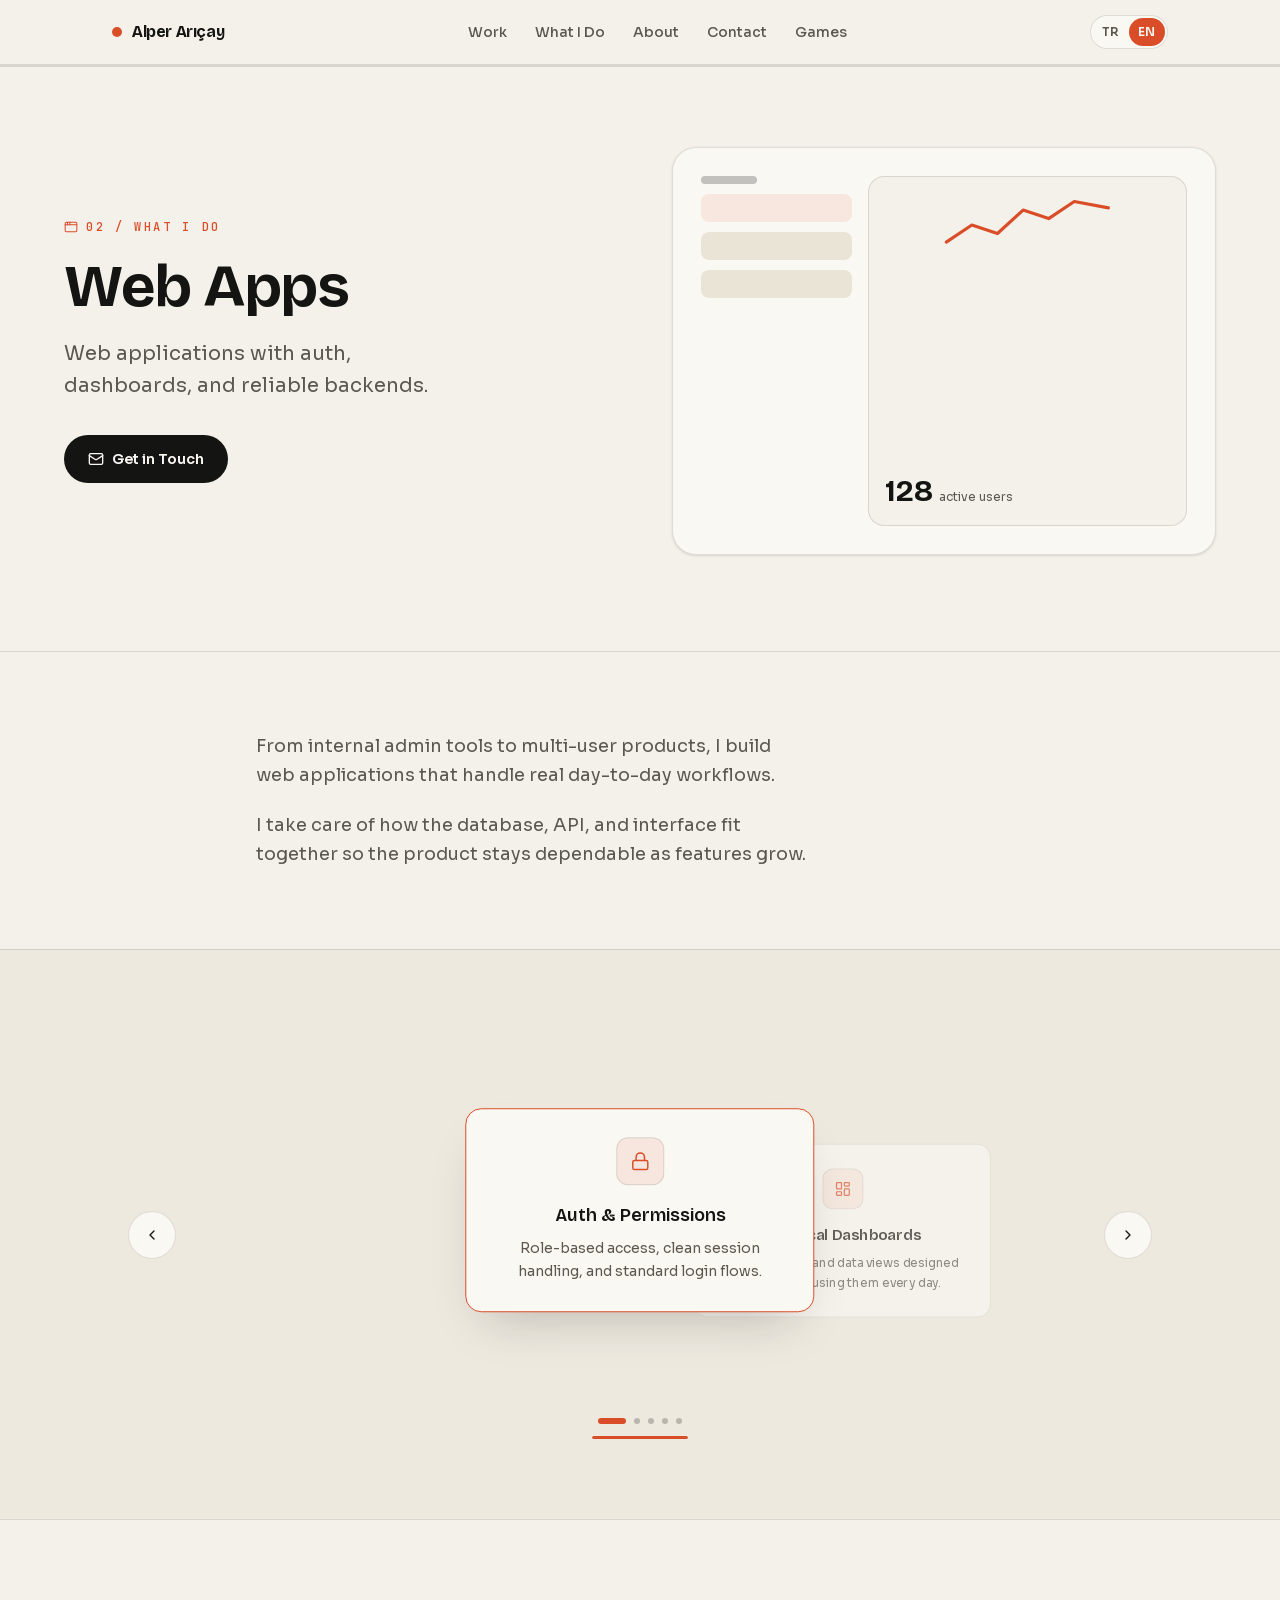
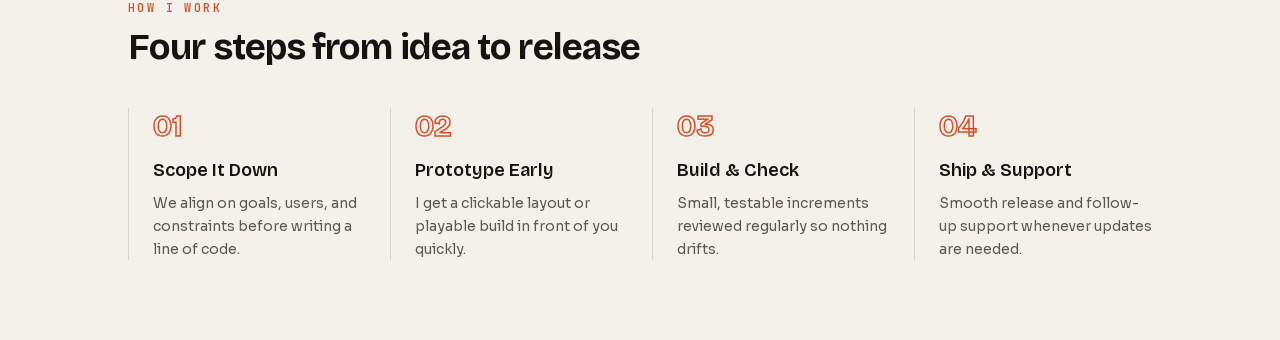
<file: services/webapp.html>
<!DOCTYPE html><html lang="tr" class="bricolage_grotesque_d3c6a9ea-module__Q22una__variable sora_23080d8e-module__1_zAVW__variable jetbrains_mono_df3533cf-module__p5wE6W__variable bebasneue_49293256-module__UUKYZa__variable h-full antialiased"><head><meta charSet="utf-8"/><meta http-equiv="Content-Security-Policy" content="script-src 'self' 'sha256-qV1i2erJ+ND9AujVWNV/EViX+UuhxuY3LdxjzNqCO8U=' 'sha256-TJXisoxDz3gMzwtZaBSXcjT2sl10sJvfH8DFFvwIxIs=' 'sha256-/j8+auvYEt7wWeDYHofEXsg6nFOicR7IHmzCYDIcWmE=' 'sha256-nh8J2+QWpK0AwdSFYqYgE6qYubgcjLvpjZQTen01CwM=' 'sha256-OBTN3RiyCV4Bq7dFqZ5a2pAXjnCcCYeTJMO2I/LYKeo=' 'sha256-C2QiSNso0Qzfnwsf6mkrBfoFq++iFsOomPCbjMRu+24='; default-src 'self'; style-src 'self' 'unsafe-inline'; img-src 'self' data:; font-src 'self'; media-src 'self'; connect-src 'self' https://firestore.googleapis.com; object-src 'none'; base-uri 'self'; form-action 'self'; frame-ancestors 'none'; upgrade-insecure-requests"/><meta name="referrer" content="strict-origin-when-cross-origin"/><meta name="viewport" content="width=device-width, initial-scale=1"/><link rel="preload" href="/_next/static/media/017d9bea37084d9b-s.p.41rroleoq1br7.woff2" as="font" crossorigin="" type="font/woff2"/><link rel="preload" href="/_next/static/media/051742360c26797e-s.p.1bkzbscqrt8rl.woff2" as="font" crossorigin="" type="font/woff2"/><link rel="preload" href="/_next/static/media/26daee0352f50a5f-s.p.2e115y8-hourl.woff2" as="font" crossorigin="" type="font/woff2"/><link rel="preload" href="/_next/static/media/3dbe685087e51055-s.p.3go3gb1_xu4rn.woff2" as="font" crossorigin="" type="font/woff2"/><link rel="preload" href="/_next/static/media/6a5386fd6038edbe-s.p.3_z45zcoc-xoz.woff2" as="font" crossorigin="" type="font/woff2"/><link rel="preload" href="/_next/static/media/6bd983bd58a87a3d-s.p.1hey5yyym6mz_.woff2" as="font" crossorigin="" type="font/woff2"/><link rel="preload" href="/_next/static/media/BebasNeue_Regular-s.p.2w6e6n91awk1s.ttf" as="font" crossorigin="" type="font/ttf"/><link rel="stylesheet" href="/_next/static/chunks/0b-9yq3nkyak1.css" data-precedence="next"/><link rel="preload" as="script" fetchPriority="low" href="/_next/static/chunks/0jvhpaew_uadu.js"/><script src="/_next/static/chunks/3450qyhportkm.js" async=""></script><script src="/_next/static/chunks/36lm--m0zwqtj.js" async=""></script><script src="/_next/static/chunks/20oy6l1ooa_me.js" async=""></script><script src="/_next/static/chunks/turbopack-2vvaeswvlaxmo.js" async=""></script><script src="/_next/static/chunks/1z6x88ihszho0.js" async="" crossorigin=""></script><script src="/_next/static/chunks/3fntmmi971322.js" async="" crossorigin=""></script><script src="/_next/static/chunks/2yy71mcpkhs-_.js" async="" crossorigin=""></script><script src="/_next/static/chunks/1fk2kx41v3y27.js" async="" crossorigin=""></script><script src="/_next/static/chunks/211trrk9f8bqw.js" async="" crossorigin=""></script><link rel="preload" href="/security.js" as="script"/><title>Web Apps — Web Uygulaması | Alper Arıçay</title><meta name="description" content="Web applications with auth, dashboards, and reliable backends. Paneli, veritabanı ve yetkilendirmesiyle yaşayan web uygulamaları."/><link rel="author" href="https://alperaricay.github.io"/><meta name="author" content="Alper Arıçay"/><meta name="keywords" content="Alper Arıçay,game developer,game development,web development,website development,webapp development,web app development,software engineer,software developer,yazılım mühendisi,yazılım geliştirici,oyun geliştirici,oyun geliştirme,web sitesi geliştirme,web uygulaması geliştirme"/><meta name="creator" content="Alper Arıçay"/><meta name="publisher" content="Alper Arıçay"/><meta name="robots" content="index, follow"/><meta name="googlebot" content="index, follow, max-video-preview:-1, max-image-preview:large, max-snippet:-1"/><link rel="canonical" href="https://alperaricay.github.io/services/webapp"/><meta property="og:title" content="Web Apps — Web Uygulaması"/><meta property="og:description" content="Web applications with auth, dashboards, and reliable backends. Paneli, veritabanı ve yetkilendirmesiyle yaşayan web uygulamaları."/><meta property="og:url" content="https://alperaricay.github.io/services/webapp"/><meta property="og:image" content="https://alperaricay.github.io/opengraph-image.png"/><meta property="og:type" content="website"/><meta name="twitter:card" content="summary_large_image"/><meta name="twitter:title" content="Web Apps — Web Uygulaması"/><meta name="twitter:description" content="Web applications with auth, dashboards, and reliable backends. Paneli, veritabanı ve yetkilendirmesiyle yaşayan web uygulamaları."/><meta name="twitter:image" content="https://alperaricay.github.io/opengraph-image.png"/><link rel="icon" href="/favicon.ico?favicon.2vob68tjqpejf.ico" sizes="256x256" type="image/x-icon"/><meta name="next-size-adjust" content=""/><script src="/_next/static/chunks/0cz1d0mv5g_q7.js" noModule=""></script></head><body class="min-h-dvh bg-[var(--ed-bg)] text-[var(--ed-ink)] font-body"><div hidden=""><!--$--><!--/$--></div><script>(self.__next_s=self.__next_s||[]).push(["/security.js",{}])</script><script type="application/ld+json">{"@context":"https://schema.org","@graph":[{"@type":"Person","@id":"https://alperaricay.github.io/#person","name":"Alper Arıçay","url":"https://alperaricay.github.io","image":"https://alperaricay.github.io/images/p.png","jobTitle":"Software Engineer & Game Developer","description":"Software engineer and game developer with 7+ years building websites, web apps, and mobile games played by 20M+ people.","email":"mailto:alperaricay@gmail.com","sameAs":["https://github.com/AlperAricay","https://www.linkedin.com/in/alperaricay/"],"knowsAbout":["Software Engineering","Game Development","Web Development","Web Application Development","Website Development"]},{"@type":"WebSite","@id":"https://alperaricay.github.io/#website","name":"Alper Arıçay","url":"https://alperaricay.github.io","description":"Portfolio of Alper Arıçay — software engineer and game developer working across mobile games (20M+ players), websites, and web apps.","inLanguage":["tr","en"],"author":{"@id":"https://alperaricay.github.io/#person"},"publisher":{"@id":"https://alperaricay.github.io/#person"}}]}</script><script type="application/ld+json">{"@context":"https://schema.org","@type":"Service","serviceType":"Web Apps — Web Uygulaması","name":"Web Apps — Web Uygulaması","description":"Web applications with auth, dashboards, and reliable backends. Paneli, veritabanı ve yetkilendirmesiyle yaşayan web uygulamaları.","url":"https://alperaricay.github.io/services/webapp","provider":{"@id":"https://alperaricay.github.io/#person"},"areaServed":"Worldwide"}</script><script type="application/ld+json">{"@context":"https://schema.org","@type":"BreadcrumbList","itemListElement":[{"@type":"ListItem","position":1,"name":"Home","item":"https://alperaricay.github.io/"},{"@type":"ListItem","position":2,"name":"Services","item":"https://alperaricay.github.io/#services"},{"@type":"ListItem","position":3,"name":"Web Apps","item":"https://alperaricay.github.io/services/webapp"}]}</script><div lang="tr" class="min-h-dvh bg-[var(--ed-bg)] text-[var(--ed-ink)]"><header class="sticky top-0 z-50 border-b border-[var(--ed-line)] bg-[var(--ed-bg)]/90 backdrop-blur-md"><div class="mx-auto flex h-16 max-w-6xl items-center justify-between gap-4 px-5 sm:px-8 lg:px-12"><a class="flex items-center gap-2.5 font-display text-base font-bold tracking-tight text-[var(--ed-ink)]" href="/"><span aria-hidden="true" class="h-2.5 w-2.5 rounded-full bg-[var(--ed-accent)]"></span><span>Alper Arıçay</span></a><nav aria-label="Primary" class="hidden items-center gap-7 md:flex"><a class="text-sm font-medium text-[var(--ed-muted)] transition-colors hover:text-[var(--ed-ink)]" href="/#work">İşler</a><a class="text-sm font-medium text-[var(--ed-muted)] transition-colors hover:text-[var(--ed-ink)]" href="/#services">Ne Yapıyorum</a><a class="text-sm font-medium text-[var(--ed-muted)] transition-colors hover:text-[var(--ed-ink)]" href="/about">Hakkımda</a><a class="text-sm font-medium text-[var(--ed-muted)] transition-colors hover:text-[var(--ed-ink)]" href="/#contact">İletişim</a><a class="text-sm font-medium text-[var(--ed-muted)] transition-colors hover:text-[var(--ed-ink)]" href="/game">Oyunlar</a></nav><div class="flex items-center gap-2.5"><div class="relative flex items-center rounded-full border border-[var(--ed-line-strong)] bg-[var(--ed-card)] p-0.5 text-xs font-semibold"><div aria-hidden="true" class="absolute inset-y-0.5 left-0.5 w-9 rounded-full bg-[var(--ed-accent)] transition-transform duration-300 ease-out" style="transform:translateX(0rem)"></div><button type="button" aria-pressed="true" aria-label="Türkçe" class="relative z-10 w-9 rounded-full py-1.5 text-center transition-colors text-[#FAF8F3]">TR</button><button type="button" aria-pressed="false" aria-label="English" class="relative z-10 w-9 rounded-full py-1.5 text-center transition-colors text-[var(--ed-muted)] hover:text-[var(--ed-ink)]">EN</button></div><button type="button" aria-expanded="false" aria-label="Menü" class="inline-flex h-9 w-9 items-center justify-center rounded-full border border-[var(--ed-line-strong)] bg-[var(--ed-card)] text-[var(--ed-ink)] md:hidden"><svg xmlns="http://www.w3.org/2000/svg" width="24" height="24" viewBox="0 0 24 24" fill="none" stroke="currentColor" stroke-width="2" stroke-linecap="round" stroke-linejoin="round" class="lucide lucide-menu h-4 w-4" aria-hidden="true"><path d="M4 5h16"></path><path d="M4 12h16"></path><path d="M4 19h16"></path></svg></button></div></div><div aria-hidden="true" class="h-[2px] w-full origin-left bg-[var(--ed-line)]"><div class="h-full w-full origin-left bg-[var(--ed-accent)]" style="transform:scaleX(0)"></div></div></header><main class="w-full overflow-x-hidden"><section class="px-5 pb-16 pt-12 sm:px-8 sm:pb-24 sm:pt-20 lg:px-12"><div class="mx-auto grid max-w-6xl gap-12 lg:grid-cols-2 lg:items-center lg:gap-16"><div><p data-hero-eyebrow="true" class="flex items-center gap-2 font-mono text-xs font-medium uppercase tracking-[0.22em] text-[var(--ed-accent)]"><svg xmlns="http://www.w3.org/2000/svg" width="24" height="24" viewBox="0 0 24 24" fill="none" stroke="currentColor" stroke-width="1.75" stroke-linecap="round" stroke-linejoin="round" class="lucide lucide-app-window h-3.5 w-3.5" aria-hidden="true"><rect x="2" y="4" width="20" height="16" rx="2"></rect><path d="M10 4v4"></path><path d="M2 8h20"></path><path d="M6 4v4"></path></svg>02 / Ne Yapıyorum</p><h1 data-hero-title="true" class="mt-5 max-w-2xl text-balance font-display text-4xl font-bold leading-[1.04] tracking-tight text-[var(--ed-ink)] sm:text-5xl lg:text-6xl">Web Uygulaması</h1><p data-hero-tagline="true" class="mt-5 max-w-xl text-balance text-lg leading-relaxed text-[var(--ed-muted)] sm:text-xl">Paneli, veritabanı ve yetkilendirmesiyle yaşayan web uygulamaları.</p><a data-hero-cta="true" class="mt-8 inline-flex items-center gap-2 rounded-full bg-[var(--ed-ink)] px-6 py-3.5 text-sm font-semibold text-[#FAF8F3] transition-colors hover:bg-[var(--ed-accent)]" href="/#contact"><svg xmlns="http://www.w3.org/2000/svg" width="24" height="24" viewBox="0 0 24 24" fill="none" stroke="currentColor" stroke-width="2" stroke-linecap="round" stroke-linejoin="round" class="lucide lucide-mail h-4 w-4" aria-hidden="true"><path d="m22 7-8.991 5.727a2 2 0 0 1-2.009 0L2 7"></path><rect x="2" y="4" width="20" height="16" rx="2"></rect></svg>İletişime Geç</a></div><div data-hero-visual="true"><div class="editorial-card relative aspect-[4/3] w-full overflow-hidden rounded-3xl p-5 shadow-sm sm:p-7"><div class="grid h-full grid-cols-3 gap-4"><div class="col-span-1 space-y-2.5"><div class="h-2 w-14 rounded-full bg-[var(--ed-line-strong)]"></div><div class="h-7 rounded-lg bg-[var(--ed-accent-soft)]"></div><div class="h-7 rounded-lg bg-[var(--ed-surface)]"></div><div class="h-7 rounded-lg bg-[var(--ed-surface)]"></div></div><div class="col-span-2 flex flex-col rounded-2xl border border-[var(--ed-line)] bg-[var(--ed-bg)] p-4"><svg viewBox="0 0 160 60" class="h-16 w-full text-[var(--ed-accent)]" fill="none"><path d="M4 46 L28 30 L52 38 L76 16 L100 24 L124 8 L156 14" stroke="currentColor" stroke-width="3" stroke-linecap="round" stroke-linejoin="round"></path></svg><div class="mt-auto flex items-baseline gap-1.5"><span class="font-display text-3xl font-bold text-[var(--ed-ink)]">0</span><span class="text-xs text-[var(--ed-muted)]">aktif kullanıcı</span></div></div></div></div></div></div></section><section class="border-t border-[var(--ed-line)] px-5 py-14 sm:px-8 sm:py-20 lg:px-12"><div class="mx-auto max-w-3xl space-y-5"><p data-reveal="true" class="text-balance text-base leading-relaxed text-[var(--ed-muted)] sm:text-lg">İç operasyon panellerinden çok kullanıcılı ürünlere kadar, gerçek iş akışlarını taşıyan web uygulamaları geliştiriyorum.</p><p data-reveal="true" class="text-balance text-base leading-relaxed text-[var(--ed-muted)] sm:text-lg">Veri modelinden API&#x27;ye, oradan arayüzdeki son detaya kadar parçaların birbiriyle temiz konuşmasına dikkat ediyorum.</p></div></section><section class="border-t border-[var(--ed-line)] bg-[var(--ed-surface)]/55 px-5 py-14 sm:px-8 sm:py-20 lg:px-12"><div class="mx-auto max-w-5xl" data-reveal="true"><div class="relative"><button type="button" aria-label="Önceki" class="editorial-card absolute left-0 top-1/2 z-40 inline-flex h-11 w-11 -translate-y-1/2 items-center justify-center rounded-full text-[var(--ed-ink)] transition-colors hover:border-[var(--ed-accent)] hover:text-[var(--ed-accent)] sm:h-12 sm:w-12"><svg xmlns="http://www.w3.org/2000/svg" width="24" height="24" viewBox="0 0 24 24" fill="none" stroke="currentColor" stroke-width="2" stroke-linecap="round" stroke-linejoin="round" class="lucide lucide-chevron-left h-4 w-4" aria-hidden="true"><path d="m15 18-6-6 6-6"></path></svg></button><div tabindex="0" role="region" aria-roledescription="carousel" class="relative mx-auto h-[320px] w-full max-w-xs outline-none sm:h-[340px] sm:max-w-sm lg:h-[360px] lg:max-w-md"><div class="editorial-card absolute left-1/2 top-1/2 w-[78%] rounded-2xl p-6 text-center transition-all duration-500 ease-out sm:p-7 " style="transform:translate(-50%, -50%) scale(1);opacity:1;z-index:30;pointer-events:auto;border-color:var(--ed-accent);box-shadow:0 24px 48px -22px rgba(20, 20, 18, 0.25)"><div class="mx-auto flex h-12 w-12 items-center justify-center rounded-xl border border-[var(--ed-line)] bg-[var(--ed-accent-soft)]"><svg xmlns="http://www.w3.org/2000/svg" width="24" height="24" viewBox="0 0 24 24" fill="none" stroke="currentColor" stroke-width="1.75" stroke-linecap="round" stroke-linejoin="round" class="lucide lucide-lock h-5 w-5 text-[var(--ed-accent)]" aria-hidden="true"><rect width="18" height="11" x="3" y="11" rx="2" ry="2"></rect><path d="M7 11V7a5 5 0 0 1 10 0v4"></path></svg></div><h3 class="mt-4 font-display text-lg font-semibold text-[var(--ed-ink)]">Yetki ve Oturum Yönetimi</h3><p class="mt-2 text-sm leading-relaxed text-[var(--ed-muted)]">Rol bazlı erişim, güvenli oturumlar ve sorunsuz giriş akışları.</p></div><div role="button" aria-label="Yönetim Panelleri" class="editorial-card absolute left-1/2 top-1/2 w-[78%] rounded-2xl p-6 text-center transition-all duration-500 ease-out sm:p-7 cursor-pointer" style="transform:translate(8%, -40%) scale(0.85);opacity:0.65;z-index:20;pointer-events:auto;box-shadow:none"><div class="mx-auto flex h-12 w-12 items-center justify-center rounded-xl border border-[var(--ed-line)] bg-[var(--ed-accent-soft)]"><svg xmlns="http://www.w3.org/2000/svg" width="24" height="24" viewBox="0 0 24 24" fill="none" stroke="currentColor" stroke-width="1.75" stroke-linecap="round" stroke-linejoin="round" class="lucide lucide-layout-dashboard h-5 w-5 text-[var(--ed-accent)]" aria-hidden="true"><rect width="7" height="9" x="3" y="3" rx="1"></rect><rect width="7" height="5" x="14" y="3" rx="1"></rect><rect width="7" height="9" x="14" y="12" rx="1"></rect><rect width="7" height="5" x="3" y="16" rx="1"></rect></svg></div><h3 class="mt-4 font-display text-lg font-semibold text-[var(--ed-ink)]">Yönetim Panelleri</h3><p class="mt-2 text-sm leading-relaxed text-[var(--ed-muted)]">Ekibin gerçekten kullanabildiği, kalabalık olmayan veri ve işlem ekranları.</p></div><div role="button" aria-label="Temiz Veri Katmanı" class="editorial-card absolute left-1/2 top-1/2 w-[78%] rounded-2xl p-6 text-center transition-all duration-500 ease-out sm:p-7 cursor-pointer" style="transform:translate(50%, -40%) scale(0.72);opacity:0;z-index:10;pointer-events:none;box-shadow:none"><div class="mx-auto flex h-12 w-12 items-center justify-center rounded-xl border border-[var(--ed-line)] bg-[var(--ed-accent-soft)]"><svg xmlns="http://www.w3.org/2000/svg" width="24" height="24" viewBox="0 0 24 24" fill="none" stroke="currentColor" stroke-width="1.75" stroke-linecap="round" stroke-linejoin="round" class="lucide lucide-database h-5 w-5 text-[var(--ed-accent)]" aria-hidden="true"><ellipse cx="12" cy="5" rx="9" ry="3"></ellipse><path d="M3 5V19A9 3 0 0 0 21 19V5"></path><path d="M3 12A9 3 0 0 0 21 12"></path></svg></div><h3 class="mt-4 font-display text-lg font-semibold text-[var(--ed-ink)]">Temiz Veri Katmanı</h3><p class="mt-2 text-sm leading-relaxed text-[var(--ed-muted)]">Tutarlı şemalar, güvenli güncellemeler ve yük altında yavaşlamayan sorgular.</p></div><div role="button" aria-label="Entegrasyonlar" class="editorial-card absolute left-1/2 top-1/2 w-[78%] rounded-2xl p-6 text-center transition-all duration-500 ease-out sm:p-7 cursor-pointer" style="transform:translate(50%, -40%) scale(0.72);opacity:0;z-index:10;pointer-events:none;box-shadow:none"><div class="mx-auto flex h-12 w-12 items-center justify-center rounded-xl border border-[var(--ed-line)] bg-[var(--ed-accent-soft)]"><svg xmlns="http://www.w3.org/2000/svg" width="24" height="24" viewBox="0 0 24 24" fill="none" stroke="currentColor" stroke-width="1.75" stroke-linecap="round" stroke-linejoin="round" class="lucide lucide-workflow h-5 w-5 text-[var(--ed-accent)]" aria-hidden="true"><rect width="8" height="8" x="3" y="3" rx="2"></rect><path d="M7 11v4a2 2 0 0 0 2 2h4"></path><rect width="8" height="8" x="13" y="13" rx="2"></rect></svg></div><h3 class="mt-4 font-display text-lg font-semibold text-[var(--ed-ink)]">Entegrasyonlar</h3><p class="mt-2 text-sm leading-relaxed text-[var(--ed-muted)]">Ödeme, e-posta, webhook ve dış servis bağlantılarının uçtan uca kurulumu.</p></div><div role="button" aria-label="Sürdürülebilir Mimari" class="editorial-card absolute left-1/2 top-1/2 w-[78%] rounded-2xl p-6 text-center transition-all duration-500 ease-out sm:p-7 cursor-pointer" style="transform:translate(50%, -40%) scale(0.72);opacity:0;z-index:10;pointer-events:none;box-shadow:none"><div class="mx-auto flex h-12 w-12 items-center justify-center rounded-xl border border-[var(--ed-line)] bg-[var(--ed-accent-soft)]"><svg xmlns="http://www.w3.org/2000/svg" width="24" height="24" viewBox="0 0 24 24" fill="none" stroke="currentColor" stroke-width="1.75" stroke-linecap="round" stroke-linejoin="round" class="lucide lucide-server h-5 w-5 text-[var(--ed-accent)]" aria-hidden="true"><rect width="20" height="8" x="2" y="2" rx="2" ry="2"></rect><rect width="20" height="8" x="2" y="14" rx="2" ry="2"></rect><line x1="6" x2="6.01" y1="6" y2="6"></line><line x1="6" x2="6.01" y1="18" y2="18"></line></svg></div><h3 class="mt-4 font-display text-lg font-semibold text-[var(--ed-ink)]">Sürdürülebilir Mimari</h3><p class="mt-2 text-sm leading-relaxed text-[var(--ed-muted)]">Yeni özellik eklendikçe dağılmayan, okuması ve bakımı kolay sistemler.</p></div></div><button type="button" aria-label="Sonraki" class="editorial-card absolute right-0 top-1/2 z-40 inline-flex h-11 w-11 -translate-y-1/2 items-center justify-center rounded-full text-[var(--ed-ink)] transition-colors hover:border-[var(--ed-accent)] hover:text-[var(--ed-accent)] sm:h-12 sm:w-12"><svg xmlns="http://www.w3.org/2000/svg" width="24" height="24" viewBox="0 0 24 24" fill="none" stroke="currentColor" stroke-width="2" stroke-linecap="round" stroke-linejoin="round" class="lucide lucide-chevron-right h-4 w-4" aria-hidden="true"><path d="m9 18 6-6-6-6"></path></svg></button><div class="mt-7 flex flex-col items-center gap-3"><div class="flex items-center gap-2"><button type="button" aria-label="Yetki ve Oturum Yönetimi" aria-current="true" class="h-1.5 rounded-full bg-[var(--ed-line-strong)] transition-all duration-300" style="width:1.75rem;background-color:var(--ed-accent)"></button><button type="button" aria-label="Yönetim Panelleri" aria-current="false" class="h-1.5 rounded-full bg-[var(--ed-line-strong)] transition-all duration-300" style="width:0.375rem"></button><button type="button" aria-label="Temiz Veri Katmanı" aria-current="false" class="h-1.5 rounded-full bg-[var(--ed-line-strong)] transition-all duration-300" style="width:0.375rem"></button><button type="button" aria-label="Entegrasyonlar" aria-current="false" class="h-1.5 rounded-full bg-[var(--ed-line-strong)] transition-all duration-300" style="width:0.375rem"></button><button type="button" aria-label="Sürdürülebilir Mimari" aria-current="false" class="h-1.5 rounded-full bg-[var(--ed-line-strong)] transition-all duration-300" style="width:0.375rem"></button></div><div class="h-[3px] w-24 overflow-hidden rounded-full bg-[var(--ed-line)]"><div class="h-full origin-left rounded-full bg-[var(--ed-accent)]" style="animation:carousel-fill 4500ms linear forwards"></div></div></div></div></div></section><section class="border-t border-[var(--ed-line)] px-5 py-14 sm:px-8 sm:py-20 lg:px-12"><div class="mx-auto max-w-5xl"><p class="font-mono text-xs font-medium uppercase tracking-[0.2em] text-[var(--ed-accent)]">Nasıl Çalışıyorum</p><h2 class="mt-3 max-w-xl text-balance font-display text-2xl font-bold tracking-tight text-[var(--ed-ink)] sm:text-4xl">Fikirden yayına dört net adım</h2><div class="mt-10 grid gap-8 sm:grid-cols-2 lg:grid-cols-4 lg:gap-6"><div data-reveal="true" class="group border-t border-[var(--ed-line)] pt-6 lg:border-l lg:border-t-0 lg:pl-6 lg:pt-0"><span class="text-stroke font-display text-3xl font-bold">0<!-- -->1</span><h3 class="mt-3 font-display text-lg font-semibold text-[var(--ed-ink)]">Kapsamı Netleştirme</h3><p class="mt-2 text-sm leading-relaxed text-[var(--ed-muted)]">Ne yapılacağını, kimin kullanacağını ve öncelikleri ilk görüşmede netleştiririz.</p></div><div data-reveal="true" class="group border-t border-[var(--ed-line)] pt-6 lg:border-l lg:border-t-0 lg:pl-6 lg:pt-0"><span class="text-stroke font-display text-3xl font-bold">0<!-- -->2</span><h3 class="mt-3 font-display text-lg font-semibold text-[var(--ed-ink)]">Düzen ve Prototip</h3><p class="mt-2 text-sm leading-relaxed text-[var(--ed-muted)]">Uzun teorik dokümanlar yerine erkenden tıklanabilir ya da oynanabilir bir örnek çıkarırım.</p></div><div data-reveal="true" class="group border-t border-[var(--ed-line)] pt-6 lg:border-l lg:border-t-0 lg:pl-6 lg:pt-0"><span class="text-stroke font-display text-3xl font-bold">0<!-- -->3</span><h3 class="mt-3 font-display text-lg font-semibold text-[var(--ed-ink)]">Geliştirme ve Kontrol</h3><p class="mt-2 text-sm leading-relaxed text-[var(--ed-muted)]">Küçük parçalar halinde ilerleyip her adımı düzenli test ederek paylaşırım.</p></div><div data-reveal="true" class="group border-t border-[var(--ed-line)] pt-6 lg:border-l lg:border-t-0 lg:pl-6 lg:pt-0"><span class="text-stroke font-display text-3xl font-bold">0<!-- -->4</span><h3 class="mt-3 font-display text-lg font-semibold text-[var(--ed-ink)]">Yayın ve Devam</h3><p class="mt-2 text-sm leading-relaxed text-[var(--ed-muted)]">Sorunsuz şekilde canlıya alır, sonrasında da bakım ve ek talepler için yanında olurum.</p></div></div></div></section></main></div><!--$--><!--/$--><script src="/_next/static/chunks/0jvhpaew_uadu.js" id="_R_" async=""></script><script>(self.__next_f=self.__next_f||[]).push([0])</script><script>self.__next_f.push([1,"1:\"$Sreact.fragment\"\n2:I[79520,[\"/_next/static/chunks/1z6x88ihszho0.js\"],\"\"]\n4:I[39756,[\"/_next/static/chunks/3fntmmi971322.js\"],\"default\"]\n5:I[37457,[\"/_next/static/chunks/3fntmmi971322.js\"],\"default\"]\na:I[68027,[\"/_next/static/chunks/1z6x88ihszho0.js\"],\"default\",1]\n:HL[\"/_next/static/chunks/0b-9yq3nkyak1.css\",\"style\"]\n:HL[\"/_next/static/media/017d9bea37084d9b-s.p.41rroleoq1br7.woff2\",\"font\",{\"crossOrigin\":\"\",\"type\":\"font/woff2\"}]\n:HL[\"/_next/static/media/051742360c26797e-s.p.1bkzbscqrt8rl.woff2\",\"font\",{\"crossOrigin\":\"\",\"type\":\"font/woff2\"}]\n:HL[\"/_next/static/media/26daee0352f50a5f-s.p.2e115y8-hourl.woff2\",\"font\",{\"crossOrigin\":\"\",\"type\":\"font/woff2\"}]\n:HL[\"/_next/static/media/3dbe685087e51055-s.p.3go3gb1_xu4rn.woff2\",\"font\",{\"crossOrigin\":\"\",\"type\":\"font/woff2\"}]\n:HL[\"/_next/static/media/6a5386fd6038edbe-s.p.3_z45zcoc-xoz.woff2\",\"font\",{\"crossOrigin\":\"\",\"type\":\"font/woff2\"}]\n:HL[\"/_next/static/media/6bd983bd58a87a3d-s.p.1hey5yyym6mz_.woff2\",\"font\",{\"crossOrigin\":\"\",\"type\":\"font/woff2\"}]\n:HL[\"/_next/static/media/BebasNeue_Regular-s.p.2w6e6n91awk1s.ttf\",\"font\",{\"crossOrigin\":\"\",\"type\":\"font/ttf\"}]\n3:T43d,{\"@context\":\"https://schema.org\",\"@graph\":[{\"@type\":\"Person\",\"@id\":\"https://alperaricay.github.io/#person\",\"name\":\"Alper Arıçay\",\"url\":\"https://alperaricay.github.io\",\"image\":\"https://alperaricay.github.io/images/p.png\",\"jobTitle\":\"Software Engineer \u0026 Game Developer\",\"description\":\"Software engineer and game developer with 7+ years building websites, web apps, and mobile games played by 20M+ people.\",\"email\":\"mailto:alperaricay@gmail.com\",\"sameAs\":[\"https://github.com/AlperAricay\",\"https://www.linkedin.com/in/alperaricay/\"],\"knowsAbout\":[\"Software Engineering\",\"Game Development\",\"Web Development\",\"Web Application Development\",\"Website Development\"]},{\"@type\":\"WebSite\",\"@id\":\"https://alperaricay.github.io/#website\",\"name\":\"Alper Arıçay\",\"url\":\"https://alperaricay.github.io\",\"description\":\"Portfolio of Alper Arıçay — software engineer and game developer working across mobile games (20M+ players), websites, and web apps.\",\"inLanguage\":[\"tr\",\"en\"],\"author\":{\"@id\":\"https://alperaricay.github.io/#person\"},\"publisher\":{\"@id\":\"https://alperaricay.github.io/#person\"}}]}8:X\n0:{\"P\":null,\"c\":[\"\",\"services\",\"webapp\"],\"q\":\"\",\"i\":false,\"f\":[[[\"\",{\"children\":[\"services\",{\"children\":[[\"slug\",\"webapp\",\"d\",[]],{\"children\":[\"__PAGE__\",{},\"$undefined\",\"$undefined\",4608]},\"$undefined\",\"$undefined\",4608]},\"$undefined\",\"$undefined\",4608]},\"$undefined\",\"$undefined\",4624],[[\"$\",\"$1\",\"c\",{\"children\":[[[\"$\",\"link\",\"0\",{\"rel\":\"stylesheet\",\"href\":\"/_next/static/chunks/0b-9yq3nkyak1.css\",\"precedence\":\"next\",\"crossOrigin\":\"$undefined\",\"nonce\":\"$undefined\"}],[\"$\",\"script\",\"script-0\",{\"src\":\"/_next/static/chunks/1z6x88ihszho0.js\",\"async\":true,\"nonce\":\"$undefined\"}]],[\"$\",\"html\",null,{\"lang\":\"tr\",\"className\":\"bricolage_grotesque_d3c6a9ea-module__Q22una__variable sora_23080d8e-module__1_zAVW__variable jetbrains_mono_df3533cf-module__p5wE6W__variable bebasneue_49293256-module__UUKYZa__variable h-full antialiased\",\"children\":[\"$\",\"body\",null,{\"className\":\"min-h-dvh bg-[var(--ed-bg)] text-[var(--ed-ink)] font-body\",\"children\":[[\"$\",\"$L2\",null,{\"src\":\"/security.js\",\"strategy\":\"beforeInteractive\"}],[\"$\",\"script\",null,{\"type\":\"application/ld+json\",\"dangerouslySetInnerHTML\":{\"__html\":\"$3\"}}],[\"$\",\"$L4\",null,{\"parallelRouterKey\":\"children\",\"error\":\"$undefined\",\"errorStyles\":\"$undefined\",\"errorScripts\":\"$undefined\",\"template\":[\"$\",\"$L5\",null,{}],\"templateStyles\":\"$undefined\",\"templateScripts\":\"$undefined\",\"notFound\":[[[\"$\",\"title\",null,{\"children\":\"404: This page could not be found.\"}],[\"$\",\"div\",null,{\"style\":{\"fontFamily\":\"system-ui,\\\"Segoe UI\\\",Roboto,Helvetica,Arial,sans-serif,\\\"Apple Color Emoji\\\",\\\"Segoe UI Emoji\\\"\",\"height\":\"100vh\",\"textAlign\":\"center\",\"display\":\"flex\",\"flexDirection\":\"column\",\"alignItems\":\"center\",\"justifyContent\":\"center\"},\"children\":[\"$\",\"div\",null,{\"children\":[[\"$\",\"style\",null,{\"dangerouslySetInnerHTML\":{\"__html\":\"body{color:#000;background:#fff;margin:0}.next-error-h1{border-right:1px solid rgba(0,0,0,.3)}@media (prefers-color-scheme:dark){body{color:#fff;background:#000}.next-error-h1{border-right:1px solid rgba(255,255,255,.3)}}\"}}],[\"$\",\"h1\",null,{\"className\":\"next-error-h1\",\"style\":{\"display\":\"inline-block\",\"margin\":\"0 20px 0 0\",\"padding\":\"0 23px 0 0\",\"fontSize\":24,\"fontWeight\":500,\"verticalAlign\":\"top\",\"lineHeight\":\"49px\"},\"children\":404}],[\"$\",\"div\",null,{\"style\":{\"display\":\"inline-block\"},\"children\":[\"$\",\"h2\",null,{\"style\":{\"fontSize\":14,\"fontWeight\":400,\"lineHeight\":\"49px\",\"margin\":0},\"children\":\"This page could not be found.\"}]}]]}]}]],[]],\"forbidden\":\"$undefined\",\"unauthorized\":\"$undefined\"}]]}]}]]}],{\"children\":[[\"$\",\"$1\",\"c\",{\"children\":[null,[\"$\",\"$L4\",null,{\"parallelRouterKey\":\"children\",\"error\":\"$undefined\",\"errorStyles\":\"$undefined\",\"errorScripts\":\"$undefined\",\"template\":[\"$\",\"$L5\",null,{}],\"templateStyles\":\"$undefined\",\"templateScripts\":\"$undefined\",\"notFound\":\"$undefined\",\"forbidden\":\"$undefined\",\"unauthorized\":\"$undefined\"}]]}],{\"children\":[[\"$\",\"$1\",\"c\",{\"children\":[null,[\"$\",\"$L4\",null,{\"parallelRouterKey\":\"children\",\"error\":\"$undefined\",\"errorStyles\":\"$undefined\",\"errorScripts\":\"$undefined\",\"template\":[\"$\",\"$L5\",null,{}],\"templateStyles\":\"$undefined\",\"templateScripts\":\"$undefined\",\"notFound\":\"$undefined\",\"forbidden\":\"$undefined\",\"unauthorized\":\"$undefined\"}]]}],{\"children\":[[\"$\",\"$1\",\"c\",{\"children\":[\"$L6\",[[\"$\",\"script\",\"script-0\",{\"src\":\"/_next/static/chunks/2yy71mcpkhs-_.js\",\"async\":true,\"nonce\":\"$undefined\"}],[\"$\",\"script\",\"script-1\",{\"src\":\"/_next/static/chunks/1fk2kx41v3y27.js\",\"async\":true,\"nonce\":\"$undefined\"}],[\"$\",\"script\",\"script-2\",{\"src\":\"/_next/static/chunks/211trrk9f8bqw.js\",\"async\":true,\"nonce\":\"$undefined\"}]],\"$L7\"]}],{},null,false,null]},null,false,\"$8\"]},null,false,\"$8\"]},null,false,null],\"$L9\",false]],\"m\":\"$undefined\",\"G\":[\"$a\",[\"$Lb\"]],\"S\":true,\"h\":null,\"r\":\"$undefined\",\"s\":\"$undefined\",\"a\":\"$undefined\",\"l\":\"$undefined\",\"p\":\"$undefined\",\"d\":\"$undefined\",\"b\":\"_lIm73dYrR1f2i-ls3k2C\"}\nc:I[97367,[\"/_next/static/chunks/3fntmmi971322.js\"],\"OutletBoundary\"]\nd:\"$Sreact.suspense\"\nf:I[97367,[\"/_next/static/chunks/3fntmmi971322.js\"],\"ViewportBoundary\"]\n11:I[97367,[\"/_next/static/chunks/3fntmmi971322.js\"],\"MetadataBoundary\"]\n7:[\"$\",\"$Lc\",null,{\"children\":[\"$\",\"$d\",null,{\"name\":\"Next.MetadataOutlet\",\"children\":\"$@e\"}]}]\n9:[\"$\",\"$1\",\"h\",{\"children\":[null,[\"$\",\"$Lf\",null,{\"children\":\"$L10\"}],[\"$\",\"div\",null,{\"hidden\":true,\"children\":[\"$\",\"$L11\",null,{\"children\":[\"$\",\"$d\",null,{\"name\":\"Next.Metadata\",\"children\":\"$L12\"}]}]}],[\"$\",\"meta\",null,{\"name\":\"next-size-adjust\",\"content\":\"\"}]]}]\nb:[\"$\",\"link\",\"0\",{\"rel\":\"stylesheet\",\"href\":\"/_next/static/chunks/0b-9yq3nkyak1.css\",\"precedence\":\"next\",\"crossOrigin\":\"$undefined\",\"nonce\":\"$undefined\"}]\n13:I[70648,[\"/_next/static/chunks/1z6x88ihszho0.js\",\"/_next/static/chunks/2yy71mcpkhs-_.js\",\"/_next/static/chunks/1fk2kx41v3y27.js\",\"/_next/static/chunks/211trrk9f8bqw.js\"],\"default\"]\n8:C\n6:[[[\"$\",\"script\",\"Service\",{\"type\":\"application/ld+json\",\"dangerouslySetInnerHTML\":{\"__html\":\"{\\\"@context\\\":\\\"https://schema.org\\\",\\\"@type\\\":\\\"Service\\\",\\\"serviceType\\\":\\\"Web Apps — Web Uygulaması\\\",\\\"name\\\":\\\"Web Apps — Web Uygulaması\\\",\\\"description\\\":\\\"Web applications with auth, dashboards, and reliable backends. Paneli, veritabanı ve yetkilendirmesiyle yaşayan web uygulamaları.\\\",\\\"url\\\":\\\"https://alperaricay.github.io/services/webapp\\\",\\\"provider\\\":{\\\"@id\\\":\\\"https://alperaricay.github.io/#person\\\"},\\\"areaServed\\\":\\\"Worldwide\\\"}\"}}],[\"$\",\"script\",\"BreadcrumbList\",{\"type\":\"application/ld+json\",\"dangerouslySetInnerHTML\":{\"__html\":\"{\\\"@context\\\":\\\"https://schema.org\\\",\\\"@type\\\":\\\"BreadcrumbList\\\",\\\"itemListElement\\\":[{\\\"@type\\\":\\\"ListItem\\\",\\\"position\\\":1,\\\"name\\\":\\\"Home\\\",\\\"item\\\":\\\"https://alperaricay.github.io/\\\"},{\\\"@type\\\":\\\"ListItem\\\",\\\"position\\\":2,\\\"name\\\":\\\"Services\\\",\\\"item\\\":\\\"https://alperaricay.github.io/#services\\\"},{\\\"@type\\\":\\\"ListItem\\\",\\\"position\\\":3,\\\"name\\\":\\\"Web Apps\\\",\\\"item\\\":\\\"https://alperaricay.github.io/services/webapp\\\"}]}\"}}]],[\"$\",\"$L13\",null,{\"slug\":\"webapp\"}]]\n10:[[\"$\",\"meta\",\"0\",{\"charSet\":\"utf-8\"}],[\"$\",\"meta\",\"1\",{\"name\":\"viewport\",\"content\":\"width=device-width, initial-scale=1\"}]]\n14:I[27201,[\"/_next/static/chunks/3fntmmi971322.js\"],\"IconMark\"]\ne:null\n12:[[\"$\",\"title\",\"0\",{\"children\":\"Web Apps — Web Uygulaması | Alper Arıçay\"}],[\"$\",\"meta\",\"1\",{\"name\":\"description\",\"content\":\"Web applications with auth, dashboards, and reliable backends. Paneli, veritabanı ve yetkilendirmesiyle yaşayan web uygulamaları.\"}],[\"$\",\"link\",\"2\",{\"rel\":\"author\",\"href\":\"https://alperaricay.github.io\"}],[\"$\",\"meta\",\"3\",{\"name\":\"author\",\"content\":\"Alper Arıçay\"}],[\"$\",\"meta\",\"4\",{\"name\":\"keywords\",\"content\":\"Alper Arıçay,game developer,game development,web development,website development,webapp development,web app development,software engineer,software developer,yazılım mühendisi,yazılım geliştirici,oyun geliştirici,oyun geliştirme,web sitesi geliştirme,web uygulaması geliştirme\"}],[\"$\",\"meta\",\"5\",{\"name\":\"creator\",\"content\":\"Alper Arıçay\"}],[\"$\",\"meta\",\"6\",{\"name\":\"publisher\",\"content\":\"Alper Arıçay\"}],[\"$\",\"meta\",\"7\",{\"name\":\"robots\",\"content\":\"index, follow\"}],[\"$\",\"meta\",\"8\",{\"name\":\"googlebot\",\"content\":\"index, follow, max-video-preview:-1, max-image-preview:large, max-snippet:-1\"}],[\"$\",\"link\",\"9\",{\"rel\":\"canonical\",\"href\":\"https://alperaricay.github.io/services/webapp\"}],[\"$\",\"meta\",\"10\",{\"property\":\"og:title\",\"content\":\"Web Apps — Web Uygulaması\"}],[\"$\",\"meta\",\"11\",{\"property\":\"og:description\",\"content\":\"Web applications with auth, dashboards, and reliable backends. Paneli, veritabanı ve yetkilendirmesiyle yaşayan web uygulamaları.\"}],[\"$\",\"meta\",\"12\",{\"property\":\"og:url\",\"content\":\"https://alperaricay.github.io/services/webapp\"}],[\"$\",\"meta\",\"13\",{\"property\":\"og:image\",\"content\":\"https://alperaricay.github.io/opengraph-image.png\"}],[\"$\",\"meta\",\"14\",{\"property\":\"og:type\",\"content\":\"website\"}],[\"$\",\"meta\",\"15\",{\"name\":\"twitter:card\",\"content\":\"summary_large_image\"}],[\"$\",\"meta\",\"16\",{\"name\":\"twitter:title\",\"content\":\"Web Apps — Web Uygulaması\"}],[\"$\",\"meta\",\"17\",{\"name\":\"twitter:description\",\"content\":\"Web applications with auth, dashboards, and reliable backends. Paneli, veritabanı ve yetkilendirmesiyle yaşayan web uygulamaları.\"}],[\"$\",\"meta\",\"18\",{\"name\":\"twitter:image\",\"content\":\"https://alperaricay.github.io/opengraph-image.png\"}],[\"$\",\"link\",\"19\",{\"rel\":\"icon\",\"href\":\"/favicon.ico?favicon.2vob68tjqpejf.ico\",\"sizes\":\"256x256\",\"type\":\"image/x-icon\"}],[\"$\",\"$L14\",\"20\",{}]]\n"])</script></body></html>
</file>
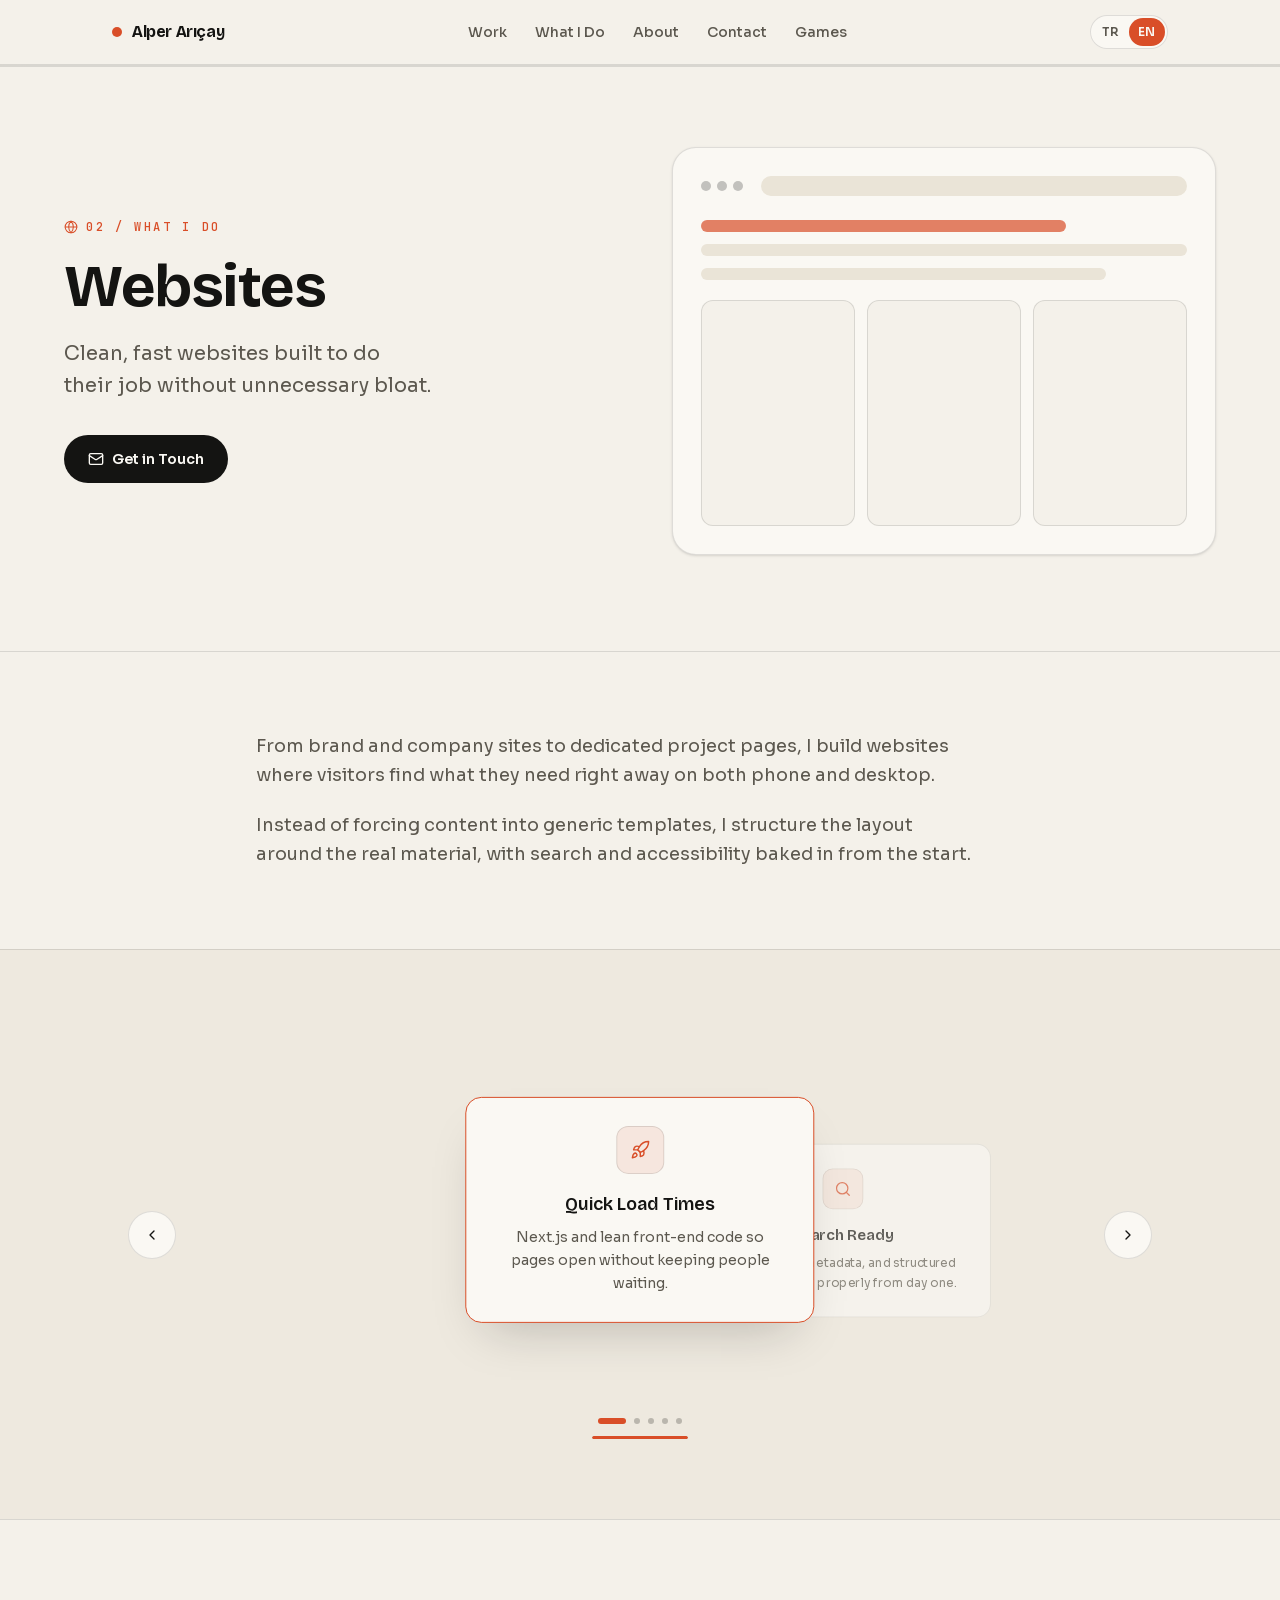
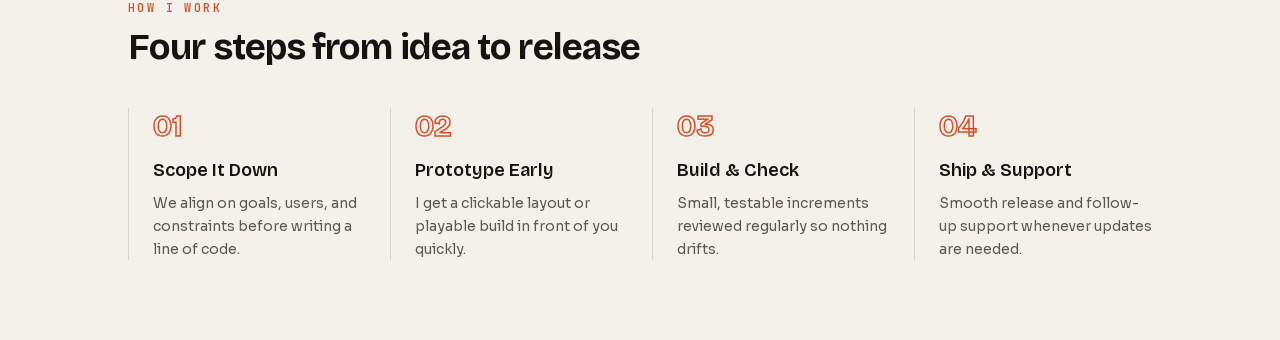
<file: services/website.html>
<!DOCTYPE html><html lang="tr" class="bricolage_grotesque_d3c6a9ea-module__Q22una__variable sora_23080d8e-module__1_zAVW__variable jetbrains_mono_df3533cf-module__p5wE6W__variable bebasneue_49293256-module__UUKYZa__variable h-full antialiased"><head><meta charSet="utf-8"/><meta http-equiv="Content-Security-Policy" content="script-src 'self' 'sha256-qV1i2erJ+ND9AujVWNV/EViX+UuhxuY3LdxjzNqCO8U=' 'sha256-TJXisoxDz3gMzwtZaBSXcjT2sl10sJvfH8DFFvwIxIs=' 'sha256-rid76I9jmyQWhKy6Mt/ahLQmRoaJbCh9787oZvWDC7w=' 'sha256-phvat2OmyXC2x8dbcp1Fi3ztJPrvrKYFxQ6BGCRngbM=' 'sha256-OBTN3RiyCV4Bq7dFqZ5a2pAXjnCcCYeTJMO2I/LYKeo=' 'sha256-+0sEUrMFKfkA6rUdxF3gXKQAwmXYCZJwJQYnLfpbhz8='; default-src 'self'; style-src 'self' 'unsafe-inline'; img-src 'self' data:; font-src 'self'; media-src 'self'; connect-src 'self' https://firestore.googleapis.com; object-src 'none'; base-uri 'self'; form-action 'self'; frame-ancestors 'none'; upgrade-insecure-requests"/><meta name="referrer" content="strict-origin-when-cross-origin"/><meta name="viewport" content="width=device-width, initial-scale=1"/><link rel="preload" href="/_next/static/media/017d9bea37084d9b-s.p.41rroleoq1br7.woff2" as="font" crossorigin="" type="font/woff2"/><link rel="preload" href="/_next/static/media/051742360c26797e-s.p.1bkzbscqrt8rl.woff2" as="font" crossorigin="" type="font/woff2"/><link rel="preload" href="/_next/static/media/26daee0352f50a5f-s.p.2e115y8-hourl.woff2" as="font" crossorigin="" type="font/woff2"/><link rel="preload" href="/_next/static/media/3dbe685087e51055-s.p.3go3gb1_xu4rn.woff2" as="font" crossorigin="" type="font/woff2"/><link rel="preload" href="/_next/static/media/6a5386fd6038edbe-s.p.3_z45zcoc-xoz.woff2" as="font" crossorigin="" type="font/woff2"/><link rel="preload" href="/_next/static/media/6bd983bd58a87a3d-s.p.1hey5yyym6mz_.woff2" as="font" crossorigin="" type="font/woff2"/><link rel="preload" href="/_next/static/media/BebasNeue_Regular-s.p.2w6e6n91awk1s.ttf" as="font" crossorigin="" type="font/ttf"/><link rel="stylesheet" href="/_next/static/chunks/0b-9yq3nkyak1.css" data-precedence="next"/><link rel="preload" as="script" fetchPriority="low" href="/_next/static/chunks/0jvhpaew_uadu.js"/><script src="/_next/static/chunks/3450qyhportkm.js" async=""></script><script src="/_next/static/chunks/36lm--m0zwqtj.js" async=""></script><script src="/_next/static/chunks/20oy6l1ooa_me.js" async=""></script><script src="/_next/static/chunks/turbopack-2vvaeswvlaxmo.js" async=""></script><script src="/_next/static/chunks/1z6x88ihszho0.js" async="" crossorigin=""></script><script src="/_next/static/chunks/3fntmmi971322.js" async="" crossorigin=""></script><script src="/_next/static/chunks/2yy71mcpkhs-_.js" async="" crossorigin=""></script><script src="/_next/static/chunks/1fk2kx41v3y27.js" async="" crossorigin=""></script><script src="/_next/static/chunks/211trrk9f8bqw.js" async="" crossorigin=""></script><link rel="preload" href="/security.js" as="script"/><title>Websites — Web Sitesi | Alper Arıçay</title><meta name="description" content="Clean, fast websites built to do their job without unnecessary bloat. Gereksiz ağırlığı olmayan, doğrudan amacına çalışan web siteleri."/><link rel="author" href="https://alperaricay.github.io"/><meta name="author" content="Alper Arıçay"/><meta name="keywords" content="Alper Arıçay,game developer,game development,web development,website development,webapp development,web app development,software engineer,software developer,yazılım mühendisi,yazılım geliştirici,oyun geliştirici,oyun geliştirme,web sitesi geliştirme,web uygulaması geliştirme"/><meta name="creator" content="Alper Arıçay"/><meta name="publisher" content="Alper Arıçay"/><meta name="robots" content="index, follow"/><meta name="googlebot" content="index, follow, max-video-preview:-1, max-image-preview:large, max-snippet:-1"/><link rel="canonical" href="https://alperaricay.github.io/services/website"/><meta property="og:title" content="Websites — Web Sitesi"/><meta property="og:description" content="Clean, fast websites built to do their job without unnecessary bloat. Gereksiz ağırlığı olmayan, doğrudan amacına çalışan web siteleri."/><meta property="og:url" content="https://alperaricay.github.io/services/website"/><meta property="og:image" content="https://alperaricay.github.io/opengraph-image.png"/><meta property="og:type" content="website"/><meta name="twitter:card" content="summary_large_image"/><meta name="twitter:title" content="Websites — Web Sitesi"/><meta name="twitter:description" content="Clean, fast websites built to do their job without unnecessary bloat. Gereksiz ağırlığı olmayan, doğrudan amacına çalışan web siteleri."/><meta name="twitter:image" content="https://alperaricay.github.io/opengraph-image.png"/><link rel="icon" href="/favicon.ico?favicon.2vob68tjqpejf.ico" sizes="256x256" type="image/x-icon"/><meta name="next-size-adjust" content=""/><script src="/_next/static/chunks/0cz1d0mv5g_q7.js" noModule=""></script></head><body class="min-h-dvh bg-[var(--ed-bg)] text-[var(--ed-ink)] font-body"><div hidden=""><!--$--><!--/$--></div><script>(self.__next_s=self.__next_s||[]).push(["/security.js",{}])</script><script type="application/ld+json">{"@context":"https://schema.org","@graph":[{"@type":"Person","@id":"https://alperaricay.github.io/#person","name":"Alper Arıçay","url":"https://alperaricay.github.io","image":"https://alperaricay.github.io/images/p.png","jobTitle":"Software Engineer & Game Developer","description":"Software engineer and game developer with 7+ years building websites, web apps, and mobile games played by 20M+ people.","email":"mailto:alperaricay@gmail.com","sameAs":["https://github.com/AlperAricay","https://www.linkedin.com/in/alperaricay/"],"knowsAbout":["Software Engineering","Game Development","Web Development","Web Application Development","Website Development"]},{"@type":"WebSite","@id":"https://alperaricay.github.io/#website","name":"Alper Arıçay","url":"https://alperaricay.github.io","description":"Portfolio of Alper Arıçay — software engineer and game developer working across mobile games (20M+ players), websites, and web apps.","inLanguage":["tr","en"],"author":{"@id":"https://alperaricay.github.io/#person"},"publisher":{"@id":"https://alperaricay.github.io/#person"}}]}</script><script type="application/ld+json">{"@context":"https://schema.org","@type":"Service","serviceType":"Websites — Web Sitesi","name":"Websites — Web Sitesi","description":"Clean, fast websites built to do their job without unnecessary bloat. Gereksiz ağırlığı olmayan, doğrudan amacına çalışan web siteleri.","url":"https://alperaricay.github.io/services/website","provider":{"@id":"https://alperaricay.github.io/#person"},"areaServed":"Worldwide"}</script><script type="application/ld+json">{"@context":"https://schema.org","@type":"BreadcrumbList","itemListElement":[{"@type":"ListItem","position":1,"name":"Home","item":"https://alperaricay.github.io/"},{"@type":"ListItem","position":2,"name":"Services","item":"https://alperaricay.github.io/#services"},{"@type":"ListItem","position":3,"name":"Websites","item":"https://alperaricay.github.io/services/website"}]}</script><div lang="tr" class="min-h-dvh bg-[var(--ed-bg)] text-[var(--ed-ink)]"><header class="sticky top-0 z-50 border-b border-[var(--ed-line)] bg-[var(--ed-bg)]/90 backdrop-blur-md"><div class="mx-auto flex h-16 max-w-6xl items-center justify-between gap-4 px-5 sm:px-8 lg:px-12"><a class="flex items-center gap-2.5 font-display text-base font-bold tracking-tight text-[var(--ed-ink)]" href="/"><span aria-hidden="true" class="h-2.5 w-2.5 rounded-full bg-[var(--ed-accent)]"></span><span>Alper Arıçay</span></a><nav aria-label="Primary" class="hidden items-center gap-7 md:flex"><a class="text-sm font-medium text-[var(--ed-muted)] transition-colors hover:text-[var(--ed-ink)]" href="/#work">İşler</a><a class="text-sm font-medium text-[var(--ed-muted)] transition-colors hover:text-[var(--ed-ink)]" href="/#services">Ne Yapıyorum</a><a class="text-sm font-medium text-[var(--ed-muted)] transition-colors hover:text-[var(--ed-ink)]" href="/about">Hakkımda</a><a class="text-sm font-medium text-[var(--ed-muted)] transition-colors hover:text-[var(--ed-ink)]" href="/#contact">İletişim</a><a class="text-sm font-medium text-[var(--ed-muted)] transition-colors hover:text-[var(--ed-ink)]" href="/game">Oyunlar</a></nav><div class="flex items-center gap-2.5"><div class="relative flex items-center rounded-full border border-[var(--ed-line-strong)] bg-[var(--ed-card)] p-0.5 text-xs font-semibold"><div aria-hidden="true" class="absolute inset-y-0.5 left-0.5 w-9 rounded-full bg-[var(--ed-accent)] transition-transform duration-300 ease-out" style="transform:translateX(0rem)"></div><button type="button" aria-pressed="true" aria-label="Türkçe" class="relative z-10 w-9 rounded-full py-1.5 text-center transition-colors text-[#FAF8F3]">TR</button><button type="button" aria-pressed="false" aria-label="English" class="relative z-10 w-9 rounded-full py-1.5 text-center transition-colors text-[var(--ed-muted)] hover:text-[var(--ed-ink)]">EN</button></div><button type="button" aria-expanded="false" aria-label="Menü" class="inline-flex h-9 w-9 items-center justify-center rounded-full border border-[var(--ed-line-strong)] bg-[var(--ed-card)] text-[var(--ed-ink)] md:hidden"><svg xmlns="http://www.w3.org/2000/svg" width="24" height="24" viewBox="0 0 24 24" fill="none" stroke="currentColor" stroke-width="2" stroke-linecap="round" stroke-linejoin="round" class="lucide lucide-menu h-4 w-4" aria-hidden="true"><path d="M4 5h16"></path><path d="M4 12h16"></path><path d="M4 19h16"></path></svg></button></div></div><div aria-hidden="true" class="h-[2px] w-full origin-left bg-[var(--ed-line)]"><div class="h-full w-full origin-left bg-[var(--ed-accent)]" style="transform:scaleX(0)"></div></div></header><main class="w-full overflow-x-hidden"><section class="px-5 pb-16 pt-12 sm:px-8 sm:pb-24 sm:pt-20 lg:px-12"><div class="mx-auto grid max-w-6xl gap-12 lg:grid-cols-2 lg:items-center lg:gap-16"><div><p data-hero-eyebrow="true" class="flex items-center gap-2 font-mono text-xs font-medium uppercase tracking-[0.22em] text-[var(--ed-accent)]"><svg xmlns="http://www.w3.org/2000/svg" width="24" height="24" viewBox="0 0 24 24" fill="none" stroke="currentColor" stroke-width="1.75" stroke-linecap="round" stroke-linejoin="round" class="lucide lucide-globe h-3.5 w-3.5" aria-hidden="true"><circle cx="12" cy="12" r="10"></circle><path d="M12 2a14.5 14.5 0 0 0 0 20 14.5 14.5 0 0 0 0-20"></path><path d="M2 12h20"></path></svg>02 / Ne Yapıyorum</p><h1 data-hero-title="true" class="mt-5 max-w-2xl text-balance font-display text-4xl font-bold leading-[1.04] tracking-tight text-[var(--ed-ink)] sm:text-5xl lg:text-6xl">Web Sitesi</h1><p data-hero-tagline="true" class="mt-5 max-w-xl text-balance text-lg leading-relaxed text-[var(--ed-muted)] sm:text-xl">Gereksiz ağırlığı olmayan, doğrudan amacına çalışan web siteleri.</p><a data-hero-cta="true" class="mt-8 inline-flex items-center gap-2 rounded-full bg-[var(--ed-ink)] px-6 py-3.5 text-sm font-semibold text-[#FAF8F3] transition-colors hover:bg-[var(--ed-accent)]" href="/#contact"><svg xmlns="http://www.w3.org/2000/svg" width="24" height="24" viewBox="0 0 24 24" fill="none" stroke="currentColor" stroke-width="2" stroke-linecap="round" stroke-linejoin="round" class="lucide lucide-mail h-4 w-4" aria-hidden="true"><path d="m22 7-8.991 5.727a2 2 0 0 1-2.009 0L2 7"></path><rect x="2" y="4" width="20" height="16" rx="2"></rect></svg>İletişime Geç</a></div><div data-hero-visual="true"><div class="editorial-card relative aspect-[4/3] w-full overflow-hidden rounded-3xl p-5 shadow-sm sm:p-7"><div class="flex h-full flex-col"><div class="flex items-center gap-1.5"><span class="h-2.5 w-2.5 rounded-full bg-[var(--ed-line-strong)]"></span><span class="h-2.5 w-2.5 rounded-full bg-[var(--ed-line-strong)]"></span><span class="h-2.5 w-2.5 rounded-full bg-[var(--ed-line-strong)]"></span><div class="ml-3 h-5 flex-1 rounded-full bg-[var(--ed-surface)]"></div></div><div class="mt-6 space-y-3"><div data-line="true" class="h-3 w-3/4 rounded-full bg-[var(--ed-accent)]/70"></div><div data-line="true" class="h-3 w-full rounded-full bg-[var(--ed-surface)]"></div><div data-line="true" class="h-3 w-5/6 rounded-full bg-[var(--ed-surface)]"></div></div><div class="mt-5 grid flex-1 grid-cols-3 gap-3"><div data-block="true" class="rounded-xl border border-[var(--ed-line)] bg-[var(--ed-bg)]"></div><div data-block="true" class="rounded-xl border border-[var(--ed-line)] bg-[var(--ed-bg)]"></div><div data-block="true" class="rounded-xl border border-[var(--ed-line)] bg-[var(--ed-bg)]"></div></div></div></div></div></div></section><section class="border-t border-[var(--ed-line)] px-5 py-14 sm:px-8 sm:py-20 lg:px-12"><div class="mx-auto max-w-3xl space-y-5"><p data-reveal="true" class="text-balance text-base leading-relaxed text-[var(--ed-muted)] sm:text-lg">Marka ve şirket tanıtım sitelerinden özel proje sayfalarına kadar; ziyaretçinin aradığını hemen bulduğu, mobilde ve masaüstünde takılmadan açılan siteler yapıyorum.</p><p data-reveal="true" class="text-balance text-base leading-relaxed text-[var(--ed-muted)] sm:text-lg">Şablonlara metin yapıştırmak yerine işin yapısına uygun bir düzen kuruyorum; SEO ve erişilebilirlik en baştan işin içinde oluyor.</p></div></section><section class="border-t border-[var(--ed-line)] bg-[var(--ed-surface)]/55 px-5 py-14 sm:px-8 sm:py-20 lg:px-12"><div class="mx-auto max-w-5xl" data-reveal="true"><div class="relative"><button type="button" aria-label="Önceki" class="editorial-card absolute left-0 top-1/2 z-40 inline-flex h-11 w-11 -translate-y-1/2 items-center justify-center rounded-full text-[var(--ed-ink)] transition-colors hover:border-[var(--ed-accent)] hover:text-[var(--ed-accent)] sm:h-12 sm:w-12"><svg xmlns="http://www.w3.org/2000/svg" width="24" height="24" viewBox="0 0 24 24" fill="none" stroke="currentColor" stroke-width="2" stroke-linecap="round" stroke-linejoin="round" class="lucide lucide-chevron-left h-4 w-4" aria-hidden="true"><path d="m15 18-6-6 6-6"></path></svg></button><div tabindex="0" role="region" aria-roledescription="carousel" class="relative mx-auto h-[320px] w-full max-w-xs outline-none sm:h-[340px] sm:max-w-sm lg:h-[360px] lg:max-w-md"><div class="editorial-card absolute left-1/2 top-1/2 w-[78%] rounded-2xl p-6 text-center transition-all duration-500 ease-out sm:p-7 " style="transform:translate(-50%, -50%) scale(1);opacity:1;z-index:30;pointer-events:auto;border-color:var(--ed-accent);box-shadow:0 24px 48px -22px rgba(20, 20, 18, 0.25)"><div class="mx-auto flex h-12 w-12 items-center justify-center rounded-xl border border-[var(--ed-line)] bg-[var(--ed-accent-soft)]"><svg xmlns="http://www.w3.org/2000/svg" width="24" height="24" viewBox="0 0 24 24" fill="none" stroke="currentColor" stroke-width="1.75" stroke-linecap="round" stroke-linejoin="round" class="lucide lucide-rocket h-5 w-5 text-[var(--ed-accent)]" aria-hidden="true"><path d="M12 15v5s3.03-.55 4-2c1.08-1.62 0-5 0-5"></path><path d="M4.5 16.5c-1.5 1.26-2 5-2 5s3.74-.5 5-2c.71-.84.7-2.13-.09-2.91a2.18 2.18 0 0 0-2.91-.09"></path><path d="M9 12a22 22 0 0 1 2-3.95A12.88 12.88 0 0 1 22 2c0 2.72-.78 7.5-6 11a22.4 22.4 0 0 1-4 2z"></path><path d="M9 12H4s.55-3.03 2-4c1.62-1.08 5 .05 5 .05"></path></svg></div><h3 class="mt-4 font-display text-lg font-semibold text-[var(--ed-ink)]">Hızlı Açılış</h3><p class="mt-2 text-sm leading-relaxed text-[var(--ed-muted)]">Next.js ve temiz ön yüz mimarisiyle bekletmeyen sayfa yüklemeleri.</p></div><div role="button" aria-label="Doğru Arama Altyapısı" class="editorial-card absolute left-1/2 top-1/2 w-[78%] rounded-2xl p-6 text-center transition-all duration-500 ease-out sm:p-7 cursor-pointer" style="transform:translate(8%, -40%) scale(0.85);opacity:0.65;z-index:20;pointer-events:auto;box-shadow:none"><div class="mx-auto flex h-12 w-12 items-center justify-center rounded-xl border border-[var(--ed-line)] bg-[var(--ed-accent-soft)]"><svg xmlns="http://www.w3.org/2000/svg" width="24" height="24" viewBox="0 0 24 24" fill="none" stroke="currentColor" stroke-width="1.75" stroke-linecap="round" stroke-linejoin="round" class="lucide lucide-search h-5 w-5 text-[var(--ed-accent)]" aria-hidden="true"><path d="m21 21-4.34-4.34"></path><circle cx="11" cy="11" r="8"></circle></svg></div><h3 class="mt-4 font-display text-lg font-semibold text-[var(--ed-ink)]">Doğru Arama Altyapısı</h3><p class="mt-2 text-sm leading-relaxed text-[var(--ed-muted)]">Temiz URL yapısı, meta etiketler ve arama motorlarının rahat okuduğu veri.</p></div><div role="button" aria-label="Mobilden Geniş Ekrana" class="editorial-card absolute left-1/2 top-1/2 w-[78%] rounded-2xl p-6 text-center transition-all duration-500 ease-out sm:p-7 cursor-pointer" style="transform:translate(50%, -40%) scale(0.72);opacity:0;z-index:10;pointer-events:none;box-shadow:none"><div class="mx-auto flex h-12 w-12 items-center justify-center rounded-xl border border-[var(--ed-line)] bg-[var(--ed-accent-soft)]"><svg xmlns="http://www.w3.org/2000/svg" width="24" height="24" viewBox="0 0 24 24" fill="none" stroke="currentColor" stroke-width="1.75" stroke-linecap="round" stroke-linejoin="round" class="lucide lucide-smartphone h-5 w-5 text-[var(--ed-accent)]" aria-hidden="true"><rect width="14" height="20" x="5" y="2" rx="2" ry="2"></rect><path d="M12 18h.01"></path></svg></div><h3 class="mt-4 font-display text-lg font-semibold text-[var(--ed-ink)]">Mobilden Geniş Ekrana</h3><p class="mt-2 text-sm leading-relaxed text-[var(--ed-muted)]">Hem telefonda hem büyük monitörde aynı düzenle çalışan arayüzler.</p></div><div role="button" aria-label="Hazır Kalıp Değil" class="editorial-card absolute left-1/2 top-1/2 w-[78%] rounded-2xl p-6 text-center transition-all duration-500 ease-out sm:p-7 cursor-pointer" style="transform:translate(50%, -40%) scale(0.72);opacity:0;z-index:10;pointer-events:none;box-shadow:none"><div class="mx-auto flex h-12 w-12 items-center justify-center rounded-xl border border-[var(--ed-line)] bg-[var(--ed-accent-soft)]"><svg xmlns="http://www.w3.org/2000/svg" width="24" height="24" viewBox="0 0 24 24" fill="none" stroke="currentColor" stroke-width="1.75" stroke-linecap="round" stroke-linejoin="round" class="lucide lucide-palette h-5 w-5 text-[var(--ed-accent)]" aria-hidden="true"><path d="M12 22a1 1 0 0 1 0-20 10 9 0 0 1 10 9 5 5 0 0 1-5 5h-2.25a1.75 1.75 0 0 0-1.4 2.8l.3.4a1.75 1.75 0 0 1-1.4 2.8z"></path><circle cx="13.5" cy="6.5" r=".5" fill="currentColor"></circle><circle cx="17.5" cy="10.5" r=".5" fill="currentColor"></circle><circle cx="6.5" cy="12.5" r=".5" fill="currentColor"></circle><circle cx="8.5" cy="7.5" r=".5" fill="currentColor"></circle></svg></div><h3 class="mt-4 font-display text-lg font-semibold text-[var(--ed-ink)]">Hazır Kalıp Değil</h3><p class="mt-2 text-sm leading-relaxed text-[var(--ed-muted)]">Her işin kendi tonuna göre kurulan sade ve anlaşılır görsel dil.</p></div><div role="button" aria-label="Sağlam Yayın" class="editorial-card absolute left-1/2 top-1/2 w-[78%] rounded-2xl p-6 text-center transition-all duration-500 ease-out sm:p-7 cursor-pointer" style="transform:translate(50%, -40%) scale(0.72);opacity:0;z-index:10;pointer-events:none;box-shadow:none"><div class="mx-auto flex h-12 w-12 items-center justify-center rounded-xl border border-[var(--ed-line)] bg-[var(--ed-accent-soft)]"><svg xmlns="http://www.w3.org/2000/svg" width="24" height="24" viewBox="0 0 24 24" fill="none" stroke="currentColor" stroke-width="1.75" stroke-linecap="round" stroke-linejoin="round" class="lucide lucide-shield-check h-5 w-5 text-[var(--ed-accent)]" aria-hidden="true"><path d="M20 13c0 5-3.5 7.5-7.66 8.95a1 1 0 0 1-.67-.01C7.5 20.5 4 18 4 13V6a1 1 0 0 1 1-1c2 0 4.5-1.2 6.24-2.72a1.17 1.17 0 0 1 1.52 0C14.51 3.81 17 5 19 5a1 1 0 0 1 1 1z"></path><path d="m9 12 2 2 4-4"></path></svg></div><h3 class="mt-4 font-display text-lg font-semibold text-[var(--ed-ink)]">Sağlam Yayın</h3><p class="mt-2 text-sm leading-relaxed text-[var(--ed-muted)]">Güvenli form akışları, HTTPS ve bakımı kolay kod tabanı.</p></div></div><button type="button" aria-label="Sonraki" class="editorial-card absolute right-0 top-1/2 z-40 inline-flex h-11 w-11 -translate-y-1/2 items-center justify-center rounded-full text-[var(--ed-ink)] transition-colors hover:border-[var(--ed-accent)] hover:text-[var(--ed-accent)] sm:h-12 sm:w-12"><svg xmlns="http://www.w3.org/2000/svg" width="24" height="24" viewBox="0 0 24 24" fill="none" stroke="currentColor" stroke-width="2" stroke-linecap="round" stroke-linejoin="round" class="lucide lucide-chevron-right h-4 w-4" aria-hidden="true"><path d="m9 18 6-6-6-6"></path></svg></button><div class="mt-7 flex flex-col items-center gap-3"><div class="flex items-center gap-2"><button type="button" aria-label="Hızlı Açılış" aria-current="true" class="h-1.5 rounded-full bg-[var(--ed-line-strong)] transition-all duration-300" style="width:1.75rem;background-color:var(--ed-accent)"></button><button type="button" aria-label="Doğru Arama Altyapısı" aria-current="false" class="h-1.5 rounded-full bg-[var(--ed-line-strong)] transition-all duration-300" style="width:0.375rem"></button><button type="button" aria-label="Mobilden Geniş Ekrana" aria-current="false" class="h-1.5 rounded-full bg-[var(--ed-line-strong)] transition-all duration-300" style="width:0.375rem"></button><button type="button" aria-label="Hazır Kalıp Değil" aria-current="false" class="h-1.5 rounded-full bg-[var(--ed-line-strong)] transition-all duration-300" style="width:0.375rem"></button><button type="button" aria-label="Sağlam Yayın" aria-current="false" class="h-1.5 rounded-full bg-[var(--ed-line-strong)] transition-all duration-300" style="width:0.375rem"></button></div><div class="h-[3px] w-24 overflow-hidden rounded-full bg-[var(--ed-line)]"><div class="h-full origin-left rounded-full bg-[var(--ed-accent)]" style="animation:carousel-fill 4500ms linear forwards"></div></div></div></div></div></section><section class="border-t border-[var(--ed-line)] px-5 py-14 sm:px-8 sm:py-20 lg:px-12"><div class="mx-auto max-w-5xl"><p class="font-mono text-xs font-medium uppercase tracking-[0.2em] text-[var(--ed-accent)]">Nasıl Çalışıyorum</p><h2 class="mt-3 max-w-xl text-balance font-display text-2xl font-bold tracking-tight text-[var(--ed-ink)] sm:text-4xl">Fikirden yayına dört net adım</h2><div class="mt-10 grid gap-8 sm:grid-cols-2 lg:grid-cols-4 lg:gap-6"><div data-reveal="true" class="group border-t border-[var(--ed-line)] pt-6 lg:border-l lg:border-t-0 lg:pl-6 lg:pt-0"><span class="text-stroke font-display text-3xl font-bold">0<!-- -->1</span><h3 class="mt-3 font-display text-lg font-semibold text-[var(--ed-ink)]">Kapsamı Netleştirme</h3><p class="mt-2 text-sm leading-relaxed text-[var(--ed-muted)]">Ne yapılacağını, kimin kullanacağını ve öncelikleri ilk görüşmede netleştiririz.</p></div><div data-reveal="true" class="group border-t border-[var(--ed-line)] pt-6 lg:border-l lg:border-t-0 lg:pl-6 lg:pt-0"><span class="text-stroke font-display text-3xl font-bold">0<!-- -->2</span><h3 class="mt-3 font-display text-lg font-semibold text-[var(--ed-ink)]">Düzen ve Prototip</h3><p class="mt-2 text-sm leading-relaxed text-[var(--ed-muted)]">Uzun teorik dokümanlar yerine erkenden tıklanabilir ya da oynanabilir bir örnek çıkarırım.</p></div><div data-reveal="true" class="group border-t border-[var(--ed-line)] pt-6 lg:border-l lg:border-t-0 lg:pl-6 lg:pt-0"><span class="text-stroke font-display text-3xl font-bold">0<!-- -->3</span><h3 class="mt-3 font-display text-lg font-semibold text-[var(--ed-ink)]">Geliştirme ve Kontrol</h3><p class="mt-2 text-sm leading-relaxed text-[var(--ed-muted)]">Küçük parçalar halinde ilerleyip her adımı düzenli test ederek paylaşırım.</p></div><div data-reveal="true" class="group border-t border-[var(--ed-line)] pt-6 lg:border-l lg:border-t-0 lg:pl-6 lg:pt-0"><span class="text-stroke font-display text-3xl font-bold">0<!-- -->4</span><h3 class="mt-3 font-display text-lg font-semibold text-[var(--ed-ink)]">Yayın ve Devam</h3><p class="mt-2 text-sm leading-relaxed text-[var(--ed-muted)]">Sorunsuz şekilde canlıya alır, sonrasında da bakım ve ek talepler için yanında olurum.</p></div></div></div></section></main></div><!--$--><!--/$--><script src="/_next/static/chunks/0jvhpaew_uadu.js" id="_R_" async=""></script><script>(self.__next_f=self.__next_f||[]).push([0])</script><script>self.__next_f.push([1,"1:\"$Sreact.fragment\"\n2:I[79520,[\"/_next/static/chunks/1z6x88ihszho0.js\"],\"\"]\n4:I[39756,[\"/_next/static/chunks/3fntmmi971322.js\"],\"default\"]\n5:I[37457,[\"/_next/static/chunks/3fntmmi971322.js\"],\"default\"]\na:I[68027,[\"/_next/static/chunks/1z6x88ihszho0.js\"],\"default\",1]\n:HL[\"/_next/static/chunks/0b-9yq3nkyak1.css\",\"style\"]\n:HL[\"/_next/static/media/017d9bea37084d9b-s.p.41rroleoq1br7.woff2\",\"font\",{\"crossOrigin\":\"\",\"type\":\"font/woff2\"}]\n:HL[\"/_next/static/media/051742360c26797e-s.p.1bkzbscqrt8rl.woff2\",\"font\",{\"crossOrigin\":\"\",\"type\":\"font/woff2\"}]\n:HL[\"/_next/static/media/26daee0352f50a5f-s.p.2e115y8-hourl.woff2\",\"font\",{\"crossOrigin\":\"\",\"type\":\"font/woff2\"}]\n:HL[\"/_next/static/media/3dbe685087e51055-s.p.3go3gb1_xu4rn.woff2\",\"font\",{\"crossOrigin\":\"\",\"type\":\"font/woff2\"}]\n:HL[\"/_next/static/media/6a5386fd6038edbe-s.p.3_z45zcoc-xoz.woff2\",\"font\",{\"crossOrigin\":\"\",\"type\":\"font/woff2\"}]\n:HL[\"/_next/static/media/6bd983bd58a87a3d-s.p.1hey5yyym6mz_.woff2\",\"font\",{\"crossOrigin\":\"\",\"type\":\"font/woff2\"}]\n:HL[\"/_next/static/media/BebasNeue_Regular-s.p.2w6e6n91awk1s.ttf\",\"font\",{\"crossOrigin\":\"\",\"type\":\"font/ttf\"}]\n3:T43d,{\"@context\":\"https://schema.org\",\"@graph\":[{\"@type\":\"Person\",\"@id\":\"https://alperaricay.github.io/#person\",\"name\":\"Alper Arıçay\",\"url\":\"https://alperaricay.github.io\",\"image\":\"https://alperaricay.github.io/images/p.png\",\"jobTitle\":\"Software Engineer \u0026 Game Developer\",\"description\":\"Software engineer and game developer with 7+ years building websites, web apps, and mobile games played by 20M+ people.\",\"email\":\"mailto:alperaricay@gmail.com\",\"sameAs\":[\"https://github.com/AlperAricay\",\"https://www.linkedin.com/in/alperaricay/\"],\"knowsAbout\":[\"Software Engineering\",\"Game Development\",\"Web Development\",\"Web Application Development\",\"Website Development\"]},{\"@type\":\"WebSite\",\"@id\":\"https://alperaricay.github.io/#website\",\"name\":\"Alper Arıçay\",\"url\":\"https://alperaricay.github.io\",\"description\":\"Portfolio of Alper Arıçay — software engineer and game developer working across mobile games (20M+ players), websites, and web apps.\",\"inLanguage\":[\"tr\",\"en\"],\"author\":{\"@id\":\"https://alperaricay.github.io/#person\"},\"publisher\":{\"@id\":\"https://alperaricay.github.io/#person\"}}]}8:X\n0:{\"P\":null,\"c\":[\"\",\"services\",\"website\"],\"q\":\"\",\"i\":false,\"f\":[[[\"\",{\"children\":[\"services\",{\"children\":[[\"slug\",\"website\",\"d\",[]],{\"children\":[\"__PAGE__\",{},\"$undefined\",\"$undefined\",4608]},\"$undefined\",\"$undefined\",4608]},\"$undefined\",\"$undefined\",4608]},\"$undefined\",\"$undefined\",4624],[[\"$\",\"$1\",\"c\",{\"children\":[[[\"$\",\"link\",\"0\",{\"rel\":\"stylesheet\",\"href\":\"/_next/static/chunks/0b-9yq3nkyak1.css\",\"precedence\":\"next\",\"crossOrigin\":\"$undefined\",\"nonce\":\"$undefined\"}],[\"$\",\"script\",\"script-0\",{\"src\":\"/_next/static/chunks/1z6x88ihszho0.js\",\"async\":true,\"nonce\":\"$undefined\"}]],[\"$\",\"html\",null,{\"lang\":\"tr\",\"className\":\"bricolage_grotesque_d3c6a9ea-module__Q22una__variable sora_23080d8e-module__1_zAVW__variable jetbrains_mono_df3533cf-module__p5wE6W__variable bebasneue_49293256-module__UUKYZa__variable h-full antialiased\",\"children\":[\"$\",\"body\",null,{\"className\":\"min-h-dvh bg-[var(--ed-bg)] text-[var(--ed-ink)] font-body\",\"children\":[[\"$\",\"$L2\",null,{\"src\":\"/security.js\",\"strategy\":\"beforeInteractive\"}],[\"$\",\"script\",null,{\"type\":\"application/ld+json\",\"dangerouslySetInnerHTML\":{\"__html\":\"$3\"}}],[\"$\",\"$L4\",null,{\"parallelRouterKey\":\"children\",\"error\":\"$undefined\",\"errorStyles\":\"$undefined\",\"errorScripts\":\"$undefined\",\"template\":[\"$\",\"$L5\",null,{}],\"templateStyles\":\"$undefined\",\"templateScripts\":\"$undefined\",\"notFound\":[[[\"$\",\"title\",null,{\"children\":\"404: This page could not be found.\"}],[\"$\",\"div\",null,{\"style\":{\"fontFamily\":\"system-ui,\\\"Segoe UI\\\",Roboto,Helvetica,Arial,sans-serif,\\\"Apple Color Emoji\\\",\\\"Segoe UI Emoji\\\"\",\"height\":\"100vh\",\"textAlign\":\"center\",\"display\":\"flex\",\"flexDirection\":\"column\",\"alignItems\":\"center\",\"justifyContent\":\"center\"},\"children\":[\"$\",\"div\",null,{\"children\":[[\"$\",\"style\",null,{\"dangerouslySetInnerHTML\":{\"__html\":\"body{color:#000;background:#fff;margin:0}.next-error-h1{border-right:1px solid rgba(0,0,0,.3)}@media (prefers-color-scheme:dark){body{color:#fff;background:#000}.next-error-h1{border-right:1px solid rgba(255,255,255,.3)}}\"}}],[\"$\",\"h1\",null,{\"className\":\"next-error-h1\",\"style\":{\"display\":\"inline-block\",\"margin\":\"0 20px 0 0\",\"padding\":\"0 23px 0 0\",\"fontSize\":24,\"fontWeight\":500,\"verticalAlign\":\"top\",\"lineHeight\":\"49px\"},\"children\":404}],[\"$\",\"div\",null,{\"style\":{\"display\":\"inline-block\"},\"children\":[\"$\",\"h2\",null,{\"style\":{\"fontSize\":14,\"fontWeight\":400,\"lineHeight\":\"49px\",\"margin\":0},\"children\":\"This page could not be found.\"}]}]]}]}]],[]],\"forbidden\":\"$undefined\",\"unauthorized\":\"$undefined\"}]]}]}]]}],{\"children\":[[\"$\",\"$1\",\"c\",{\"children\":[null,[\"$\",\"$L4\",null,{\"parallelRouterKey\":\"children\",\"error\":\"$undefined\",\"errorStyles\":\"$undefined\",\"errorScripts\":\"$undefined\",\"template\":[\"$\",\"$L5\",null,{}],\"templateStyles\":\"$undefined\",\"templateScripts\":\"$undefined\",\"notFound\":\"$undefined\",\"forbidden\":\"$undefined\",\"unauthorized\":\"$undefined\"}]]}],{\"children\":[[\"$\",\"$1\",\"c\",{\"children\":[null,[\"$\",\"$L4\",null,{\"parallelRouterKey\":\"children\",\"error\":\"$undefined\",\"errorStyles\":\"$undefined\",\"errorScripts\":\"$undefined\",\"template\":[\"$\",\"$L5\",null,{}],\"templateStyles\":\"$undefined\",\"templateScripts\":\"$undefined\",\"notFound\":\"$undefined\",\"forbidden\":\"$undefined\",\"unauthorized\":\"$undefined\"}]]}],{\"children\":[[\"$\",\"$1\",\"c\",{\"children\":[\"$L6\",[[\"$\",\"script\",\"script-0\",{\"src\":\"/_next/static/chunks/2yy71mcpkhs-_.js\",\"async\":true,\"nonce\":\"$undefined\"}],[\"$\",\"script\",\"script-1\",{\"src\":\"/_next/static/chunks/1fk2kx41v3y27.js\",\"async\":true,\"nonce\":\"$undefined\"}],[\"$\",\"script\",\"script-2\",{\"src\":\"/_next/static/chunks/211trrk9f8bqw.js\",\"async\":true,\"nonce\":\"$undefined\"}]],\"$L7\"]}],{},null,false,null]},null,false,\"$8\"]},null,false,\"$8\"]},null,false,null],\"$L9\",false]],\"m\":\"$undefined\",\"G\":[\"$a\",[\"$Lb\"]],\"S\":true,\"h\":null,\"r\":\"$undefined\",\"s\":\"$undefined\",\"a\":\"$undefined\",\"l\":\"$undefined\",\"p\":\"$undefined\",\"d\":\"$undefined\",\"b\":\"_lIm73dYrR1f2i-ls3k2C\"}\nc:I[97367,[\"/_next/static/chunks/3fntmmi971322.js\"],\"OutletBoundary\"]\nd:\"$Sreact.suspense\"\nf:I[97367,[\"/_next/static/chunks/3fntmmi971322.js\"],\"ViewportBoundary\"]\n11:I[97367,[\"/_next/static/chunks/3fntmmi971322.js\"],\"MetadataBoundary\"]\n7:[\"$\",\"$Lc\",null,{\"children\":[\"$\",\"$d\",null,{\"name\":\"Next.MetadataOutlet\",\"children\":\"$@e\"}]}]\n9:[\"$\",\"$1\",\"h\",{\"children\":[null,[\"$\",\"$Lf\",null,{\"children\":\"$L10\"}],[\"$\",\"div\",null,{\"hidden\":true,\"children\":[\"$\",\"$L11\",null,{\"children\":[\"$\",\"$d\",null,{\"name\":\"Next.Metadata\",\"children\":\"$L12\"}]}]}],[\"$\",\"meta\",null,{\"name\":\"next-size-adjust\",\"content\":\"\"}]]}]\nb:[\"$\",\"link\",\"0\",{\"rel\":\"stylesheet\",\"href\":\"/_next/static/chunks/0b-9yq3nkyak1.css\",\"precedence\":\"next\",\"crossOrigin\":\"$undefined\",\"nonce\":\"$undefined\"}]\n13:I[70648,[\"/_next/static/chunks/1z6x88ihszho0.js\",\"/_next/static/chunks/2yy71mcpkhs-_.js\",\"/_next/static/chunks/1fk2kx41v3y27.js\",\"/_next/static/chunks/211trrk9f8bqw.js\"],\"default\"]\n8:C\n6:[[[\"$\",\"script\",\"Service\",{\"type\":\"application/ld+json\",\"dangerouslySetInnerHTML\":{\"__html\":\"{\\\"@context\\\":\\\"https://schema.org\\\",\\\"@type\\\":\\\"Service\\\",\\\"serviceType\\\":\\\"Websites — Web Sitesi\\\",\\\"name\\\":\\\"Websites — Web Sitesi\\\",\\\"description\\\":\\\"Clean, fast websites built to do their job without unnecessary bloat. Gereksiz ağırlığı olmayan, doğrudan amacına çalışan web siteleri.\\\",\\\"url\\\":\\\"https://alperaricay.github.io/services/website\\\",\\\"provider\\\":{\\\"@id\\\":\\\"https://alperaricay.github.io/#person\\\"},\\\"areaServed\\\":\\\"Worldwide\\\"}\"}}],[\"$\",\"script\",\"BreadcrumbList\",{\"type\":\"application/ld+json\",\"dangerouslySetInnerHTML\":{\"__html\":\"{\\\"@context\\\":\\\"https://schema.org\\\",\\\"@type\\\":\\\"BreadcrumbList\\\",\\\"itemListElement\\\":[{\\\"@type\\\":\\\"ListItem\\\",\\\"position\\\":1,\\\"name\\\":\\\"Home\\\",\\\"item\\\":\\\"https://alperaricay.github.io/\\\"},{\\\"@type\\\":\\\"ListItem\\\",\\\"position\\\":2,\\\"name\\\":\\\"Services\\\",\\\"item\\\":\\\"https://alperaricay.github.io/#services\\\"},{\\\"@type\\\":\\\"ListItem\\\",\\\"position\\\":3,\\\"name\\\":\\\"Websites\\\",\\\"item\\\":\\\"https://alperaricay.github.io/services/website\\\"}]}\"}}]],[\"$\",\"$L13\",null,{\"slug\":\"website\"}]]\n10:[[\"$\",\"meta\",\"0\",{\"charSet\":\"utf-8\"}],[\"$\",\"meta\",\"1\",{\"name\":\"viewport\",\"content\":\"width=device-width, initial-scale=1\"}]]\n14:I[27201,[\"/_next/static/chunks/3fntmmi971322.js\"],\"IconMark\"]\ne:null\n12:[[\"$\",\"title\",\"0\",{\"children\":\"Websites — Web Sitesi | Alper Arıçay\"}],[\"$\",\"meta\",\"1\",{\"name\":\"description\",\"content\":\"Clean, fast websites built to do their job without unnecessary bloat. Gereksiz ağırlığı olmayan, doğrudan amacına çalışan web siteleri.\"}],[\"$\",\"link\",\"2\",{\"rel\":\"author\",\"href\":\"https://alperaricay.github.io\"}],[\"$\",\"meta\",\"3\",{\"name\":\"author\",\"content\":\"Alper Arıçay\"}],[\"$\",\"meta\",\"4\",{\"name\":\"keywords\",\"content\":\"Alper Arıçay,game developer,game development,web development,website development,webapp development,web app development,software engineer,software developer,yazılım mühendisi,yazılım geliştirici,oyun geliştirici,oyun geliştirme,web sitesi geliştirme,web uygulaması geliştirme\"}],[\"$\",\"meta\",\"5\",{\"name\":\"creator\",\"content\":\"Alper Arıçay\"}],[\"$\",\"meta\",\"6\",{\"name\":\"publisher\",\"content\":\"Alper Arıçay\"}],[\"$\",\"meta\",\"7\",{\"name\":\"robots\",\"content\":\"index, follow\"}],[\"$\",\"meta\",\"8\",{\"name\":\"googlebot\",\"content\":\"index, follow, max-video-preview:-1, max-image-preview:large, max-snippet:-1\"}],[\"$\",\"link\",\"9\",{\"rel\":\"canonical\",\"href\":\"https://alperaricay.github.io/services/website\"}],[\"$\",\"meta\",\"10\",{\"property\":\"og:title\",\"content\":\"Websites — Web Sitesi\"}],[\"$\",\"meta\",\"11\",{\"property\":\"og:description\",\"content\":\"Clean, fast websites built to do their job without unnecessary bloat. Gereksiz ağırlığı olmayan, doğrudan amacına çalışan web siteleri.\"}],[\"$\",\"meta\",\"12\",{\"property\":\"og:url\",\"content\":\"https://alperaricay.github.io/services/website\"}],[\"$\",\"meta\",\"13\",{\"property\":\"og:image\",\"content\":\"https://alperaricay.github.io/opengraph-image.png\"}],[\"$\",\"meta\",\"14\",{\"property\":\"og:type\",\"content\":\"website\"}],[\"$\",\"meta\",\"15\",{\"name\":\"twitter:card\",\"content\":\"summary_large_image\"}],[\"$\",\"meta\",\"16\",{\"name\":\"twitter:title\",\"content\":\"Websites — Web Sitesi\"}],[\"$\",\"meta\",\"17\",{\"name\":\"twitter:description\",\"content\":\"Clean, fast websites built to do their job without unnecessary bloat. Gereksiz ağırlığı olmayan, doğrudan amacına çalışan web siteleri.\"}],[\"$\",\"meta\",\"18\",{\"name\":\"twitter:image\",\"content\":\"https://alperaricay.github.io/opengraph-image.png\"}],[\"$\",\"link\",\"19\",{\"rel\":\"icon\",\"href\":\"/favicon.ico?favicon.2vob68tjqpejf.ico\",\"sizes\":\"256x256\",\"type\":\"image/x-icon\"}],[\"$\",\"$L14\",\"20\",{}]]\n"])</script></body></html>
</file>
<file: _next/static/chunks/0b-9yq3nkyak1.css>
@font-face{font-family:Bricolage Grotesque;font-style:normal;font-weight:500;font-stretch:100%;font-display:swap;src:url(../media/033400d475fad6b1-s.197tvtifbphtu.woff2)format("woff2");unicode-range:U+102-103,U+110-111,U+128-129,U+168-169,U+1A0-1A1,U+1AF-1B0,U+300-301,U+303-304,U+308-309,U+323,U+329,U+1EA0-1EF9,U+20AB}@font-face{font-family:Bricolage Grotesque;font-style:normal;font-weight:500;font-stretch:100%;font-display:swap;src:url(../media/26daee0352f50a5f-s.p.2e115y8-hourl.woff2)format("woff2");unicode-range:U+100-2BA,U+2BD-2C5,U+2C7-2CC,U+2CE-2D7,U+2DD-2FF,U+304,U+308,U+329,U+1D00-1DBF,U+1E00-1E9F,U+1EF2-1EFF,U+2020,U+20A0-20AB,U+20AD-20C4,U+2113,U+2C60-2C7F,U+A720-A7FF}@font-face{font-family:Bricolage Grotesque;font-style:normal;font-weight:500;font-stretch:100%;font-display:swap;src:url(../media/017d9bea37084d9b-s.p.41rroleoq1br7.woff2)format("woff2");unicode-range:U+??,U+131,U+152-153,U+2BB-2BC,U+2C6,U+2DA,U+2DC,U+304,U+308,U+329,U+2000-206F,U+20AC,U+2122,U+2191,U+2193,U+2212,U+2215,U+FEFF,U+FFFD}@font-face{font-family:Bricolage Grotesque;font-style:normal;font-weight:600;font-stretch:100%;font-display:swap;src:url(../media/033400d475fad6b1-s.197tvtifbphtu.woff2)format("woff2");unicode-range:U+102-103,U+110-111,U+128-129,U+168-169,U+1A0-1A1,U+1AF-1B0,U+300-301,U+303-304,U+308-309,U+323,U+329,U+1EA0-1EF9,U+20AB}@font-face{font-family:Bricolage Grotesque;font-style:normal;font-weight:600;font-stretch:100%;font-display:swap;src:url(../media/26daee0352f50a5f-s.p.2e115y8-hourl.woff2)format("woff2");unicode-range:U+100-2BA,U+2BD-2C5,U+2C7-2CC,U+2CE-2D7,U+2DD-2FF,U+304,U+308,U+329,U+1D00-1DBF,U+1E00-1E9F,U+1EF2-1EFF,U+2020,U+20A0-20AB,U+20AD-20C4,U+2113,U+2C60-2C7F,U+A720-A7FF}@font-face{font-family:Bricolage Grotesque;font-style:normal;font-weight:600;font-stretch:100%;font-display:swap;src:url(../media/017d9bea37084d9b-s.p.41rroleoq1br7.woff2)format("woff2");unicode-range:U+??,U+131,U+152-153,U+2BB-2BC,U+2C6,U+2DA,U+2DC,U+304,U+308,U+329,U+2000-206F,U+20AC,U+2122,U+2191,U+2193,U+2212,U+2215,U+FEFF,U+FFFD}@font-face{font-family:Bricolage Grotesque;font-style:normal;font-weight:700;font-stretch:100%;font-display:swap;src:url(../media/033400d475fad6b1-s.197tvtifbphtu.woff2)format("woff2");unicode-range:U+102-103,U+110-111,U+128-129,U+168-169,U+1A0-1A1,U+1AF-1B0,U+300-301,U+303-304,U+308-309,U+323,U+329,U+1EA0-1EF9,U+20AB}@font-face{font-family:Bricolage Grotesque;font-style:normal;font-weight:700;font-stretch:100%;font-display:swap;src:url(../media/26daee0352f50a5f-s.p.2e115y8-hourl.woff2)format("woff2");unicode-range:U+100-2BA,U+2BD-2C5,U+2C7-2CC,U+2CE-2D7,U+2DD-2FF,U+304,U+308,U+329,U+1D00-1DBF,U+1E00-1E9F,U+1EF2-1EFF,U+2020,U+20A0-20AB,U+20AD-20C4,U+2113,U+2C60-2C7F,U+A720-A7FF}@font-face{font-family:Bricolage Grotesque;font-style:normal;font-weight:700;font-stretch:100%;font-display:swap;src:url(../media/017d9bea37084d9b-s.p.41rroleoq1br7.woff2)format("woff2");unicode-range:U+??,U+131,U+152-153,U+2BB-2BC,U+2C6,U+2DA,U+2DC,U+304,U+308,U+329,U+2000-206F,U+20AC,U+2122,U+2191,U+2193,U+2212,U+2215,U+FEFF,U+FFFD}@font-face{font-family:Bricolage Grotesque Fallback;src:local(Arial);ascent-override:88.21%;descent-override:25.61%;line-gap-override:0.0%;size-adjust:105.43%}.bricolage_grotesque_d3c6a9ea-module__Q22una__className{font-family:Bricolage Grotesque,Bricolage Grotesque Fallback;font-style:normal}.bricolage_grotesque_d3c6a9ea-module__Q22una__variable{--font-bricolage:"Bricolage Grotesque", "Bricolage Grotesque Fallback"}
@font-face{font-family:bebasNeue;src:url(../media/BebasNeue_Regular-s.p.2w6e6n91awk1s.ttf)format("truetype");font-display:swap;font-weight:400}@font-face{font-family:bebasNeue Fallback;src:local(Arial);ascent-override:116.72%;descent-override:38.91%;line-gap-override:0.0%;size-adjust:77.11%}.bebasneue_49293256-module__UUKYZa__className{font-family:bebasNeue,bebasNeue Fallback;font-weight:400}.bebasneue_49293256-module__UUKYZa__variable{--font-bebas-neue:"bebasNeue", "bebasNeue Fallback"}
@font-face{font-family:Sora;font-style:normal;font-weight:400;font-display:swap;src:url(../media/3dbe685087e51055-s.p.3go3gb1_xu4rn.woff2)format("woff2");unicode-range:U+100-2BA,U+2BD-2C5,U+2C7-2CC,U+2CE-2D7,U+2DD-2FF,U+304,U+308,U+329,U+1D00-1DBF,U+1E00-1E9F,U+1EF2-1EFF,U+2020,U+20A0-20AB,U+20AD-20C4,U+2113,U+2C60-2C7F,U+A720-A7FF}@font-face{font-family:Sora;font-style:normal;font-weight:400;font-display:swap;src:url(../media/6bd983bd58a87a3d-s.p.1hey5yyym6mz_.woff2)format("woff2");unicode-range:U+??,U+131,U+152-153,U+2BB-2BC,U+2C6,U+2DA,U+2DC,U+304,U+308,U+329,U+2000-206F,U+20AC,U+2122,U+2191,U+2193,U+2212,U+2215,U+FEFF,U+FFFD}@font-face{font-family:Sora;font-style:normal;font-weight:500;font-display:swap;src:url(../media/3dbe685087e51055-s.p.3go3gb1_xu4rn.woff2)format("woff2");unicode-range:U+100-2BA,U+2BD-2C5,U+2C7-2CC,U+2CE-2D7,U+2DD-2FF,U+304,U+308,U+329,U+1D00-1DBF,U+1E00-1E9F,U+1EF2-1EFF,U+2020,U+20A0-20AB,U+20AD-20C4,U+2113,U+2C60-2C7F,U+A720-A7FF}@font-face{font-family:Sora;font-style:normal;font-weight:500;font-display:swap;src:url(../media/6bd983bd58a87a3d-s.p.1hey5yyym6mz_.woff2)format("woff2");unicode-range:U+??,U+131,U+152-153,U+2BB-2BC,U+2C6,U+2DA,U+2DC,U+304,U+308,U+329,U+2000-206F,U+20AC,U+2122,U+2191,U+2193,U+2212,U+2215,U+FEFF,U+FFFD}@font-face{font-family:Sora;font-style:normal;font-weight:600;font-display:swap;src:url(../media/3dbe685087e51055-s.p.3go3gb1_xu4rn.woff2)format("woff2");unicode-range:U+100-2BA,U+2BD-2C5,U+2C7-2CC,U+2CE-2D7,U+2DD-2FF,U+304,U+308,U+329,U+1D00-1DBF,U+1E00-1E9F,U+1EF2-1EFF,U+2020,U+20A0-20AB,U+20AD-20C4,U+2113,U+2C60-2C7F,U+A720-A7FF}@font-face{font-family:Sora;font-style:normal;font-weight:600;font-display:swap;src:url(../media/6bd983bd58a87a3d-s.p.1hey5yyym6mz_.woff2)format("woff2");unicode-range:U+??,U+131,U+152-153,U+2BB-2BC,U+2C6,U+2DA,U+2DC,U+304,U+308,U+329,U+2000-206F,U+20AC,U+2122,U+2191,U+2193,U+2212,U+2215,U+FEFF,U+FFFD}@font-face{font-family:Sora;font-style:normal;font-weight:700;font-display:swap;src:url(../media/3dbe685087e51055-s.p.3go3gb1_xu4rn.woff2)format("woff2");unicode-range:U+100-2BA,U+2BD-2C5,U+2C7-2CC,U+2CE-2D7,U+2DD-2FF,U+304,U+308,U+329,U+1D00-1DBF,U+1E00-1E9F,U+1EF2-1EFF,U+2020,U+20A0-20AB,U+20AD-20C4,U+2113,U+2C60-2C7F,U+A720-A7FF}@font-face{font-family:Sora;font-style:normal;font-weight:700;font-display:swap;src:url(../media/6bd983bd58a87a3d-s.p.1hey5yyym6mz_.woff2)format("woff2");unicode-range:U+??,U+131,U+152-153,U+2BB-2BC,U+2C6,U+2DA,U+2DC,U+304,U+308,U+329,U+2000-206F,U+20AC,U+2122,U+2191,U+2193,U+2212,U+2215,U+FEFF,U+FFFD}@font-face{font-family:Sora Fallback;src:local(Arial);ascent-override:85.29%;descent-override:25.5%;line-gap-override:0.0%;size-adjust:113.73%}.sora_23080d8e-module__1_zAVW__className{font-family:Sora,Sora Fallback;font-style:normal}.sora_23080d8e-module__1_zAVW__variable{--font-sora:"Sora", "Sora Fallback"}
@font-face{font-family:JetBrains Mono;font-style:normal;font-weight:400;font-display:swap;src:url(../media/04c5164763c40239-s.1kd-r_s9smv5m.woff2)format("woff2");unicode-range:U+460-52F,U+1C80-1C8A,U+20B4,U+2DE0-2DFF,U+A640-A69F,U+FE2E-FE2F}@font-face{font-family:JetBrains Mono;font-style:normal;font-weight:400;font-display:swap;src:url(../media/26f284dcc38c84c0-s.3hlisc-pwq13z.woff2)format("woff2");unicode-range:U+301,U+400-45F,U+490-491,U+4B0-4B1,U+2116}@font-face{font-family:JetBrains Mono;font-style:normal;font-weight:400;font-display:swap;src:url(../media/7e7f32a39836f228-s.0-oo9_1x_xmvg.woff2)format("woff2");unicode-range:U+370-377,U+37A-37F,U+384-38A,U+38C,U+38E-3A1,U+3A3-3FF}@font-face{font-family:JetBrains Mono;font-style:normal;font-weight:400;font-display:swap;src:url(../media/fa39153a3fc630ba-s.36fqqi66-3tjb.woff2)format("woff2");unicode-range:U+102-103,U+110-111,U+128-129,U+168-169,U+1A0-1A1,U+1AF-1B0,U+300-301,U+303-304,U+308-309,U+323,U+329,U+1EA0-1EF9,U+20AB}@font-face{font-family:JetBrains Mono;font-style:normal;font-weight:400;font-display:swap;src:url(../media/6a5386fd6038edbe-s.p.3_z45zcoc-xoz.woff2)format("woff2");unicode-range:U+100-2BA,U+2BD-2C5,U+2C7-2CC,U+2CE-2D7,U+2DD-2FF,U+304,U+308,U+329,U+1D00-1DBF,U+1E00-1E9F,U+1EF2-1EFF,U+2020,U+20A0-20AB,U+20AD-20C4,U+2113,U+2C60-2C7F,U+A720-A7FF}@font-face{font-family:JetBrains Mono;font-style:normal;font-weight:400;font-display:swap;src:url(../media/051742360c26797e-s.p.1bkzbscqrt8rl.woff2)format("woff2");unicode-range:U+??,U+131,U+152-153,U+2BB-2BC,U+2C6,U+2DA,U+2DC,U+304,U+308,U+329,U+2000-206F,U+20AC,U+2122,U+2191,U+2193,U+2212,U+2215,U+FEFF,U+FFFD}@font-face{font-family:JetBrains Mono;font-style:normal;font-weight:500;font-display:swap;src:url(../media/04c5164763c40239-s.1kd-r_s9smv5m.woff2)format("woff2");unicode-range:U+460-52F,U+1C80-1C8A,U+20B4,U+2DE0-2DFF,U+A640-A69F,U+FE2E-FE2F}@font-face{font-family:JetBrains Mono;font-style:normal;font-weight:500;font-display:swap;src:url(../media/26f284dcc38c84c0-s.3hlisc-pwq13z.woff2)format("woff2");unicode-range:U+301,U+400-45F,U+490-491,U+4B0-4B1,U+2116}@font-face{font-family:JetBrains Mono;font-style:normal;font-weight:500;font-display:swap;src:url(../media/7e7f32a39836f228-s.0-oo9_1x_xmvg.woff2)format("woff2");unicode-range:U+370-377,U+37A-37F,U+384-38A,U+38C,U+38E-3A1,U+3A3-3FF}@font-face{font-family:JetBrains Mono;font-style:normal;font-weight:500;font-display:swap;src:url(../media/fa39153a3fc630ba-s.36fqqi66-3tjb.woff2)format("woff2");unicode-range:U+102-103,U+110-111,U+128-129,U+168-169,U+1A0-1A1,U+1AF-1B0,U+300-301,U+303-304,U+308-309,U+323,U+329,U+1EA0-1EF9,U+20AB}@font-face{font-family:JetBrains Mono;font-style:normal;font-weight:500;font-display:swap;src:url(../media/6a5386fd6038edbe-s.p.3_z45zcoc-xoz.woff2)format("woff2");unicode-range:U+100-2BA,U+2BD-2C5,U+2C7-2CC,U+2CE-2D7,U+2DD-2FF,U+304,U+308,U+329,U+1D00-1DBF,U+1E00-1E9F,U+1EF2-1EFF,U+2020,U+20A0-20AB,U+20AD-20C4,U+2113,U+2C60-2C7F,U+A720-A7FF}@font-face{font-family:JetBrains Mono;font-style:normal;font-weight:500;font-display:swap;src:url(../media/051742360c26797e-s.p.1bkzbscqrt8rl.woff2)format("woff2");unicode-range:U+??,U+131,U+152-153,U+2BB-2BC,U+2C6,U+2DA,U+2DC,U+304,U+308,U+329,U+2000-206F,U+20AC,U+2122,U+2191,U+2193,U+2212,U+2215,U+FEFF,U+FFFD}@font-face{font-family:JetBrains Mono;font-style:normal;font-weight:600;font-display:swap;src:url(../media/04c5164763c40239-s.1kd-r_s9smv5m.woff2)format("woff2");unicode-range:U+460-52F,U+1C80-1C8A,U+20B4,U+2DE0-2DFF,U+A640-A69F,U+FE2E-FE2F}@font-face{font-family:JetBrains Mono;font-style:normal;font-weight:600;font-display:swap;src:url(../media/26f284dcc38c84c0-s.3hlisc-pwq13z.woff2)format("woff2");unicode-range:U+301,U+400-45F,U+490-491,U+4B0-4B1,U+2116}@font-face{font-family:JetBrains Mono;font-style:normal;font-weight:600;font-display:swap;src:url(../media/7e7f32a39836f228-s.0-oo9_1x_xmvg.woff2)format("woff2");unicode-range:U+370-377,U+37A-37F,U+384-38A,U+38C,U+38E-3A1,U+3A3-3FF}@font-face{font-family:JetBrains Mono;font-style:normal;font-weight:600;font-display:swap;src:url(../media/fa39153a3fc630ba-s.36fqqi66-3tjb.woff2)format("woff2");unicode-range:U+102-103,U+110-111,U+128-129,U+168-169,U+1A0-1A1,U+1AF-1B0,U+300-301,U+303-304,U+308-309,U+323,U+329,U+1EA0-1EF9,U+20AB}@font-face{font-family:JetBrains Mono;font-style:normal;font-weight:600;font-display:swap;src:url(../media/6a5386fd6038edbe-s.p.3_z45zcoc-xoz.woff2)format("woff2");unicode-range:U+100-2BA,U+2BD-2C5,U+2C7-2CC,U+2CE-2D7,U+2DD-2FF,U+304,U+308,U+329,U+1D00-1DBF,U+1E00-1E9F,U+1EF2-1EFF,U+2020,U+20A0-20AB,U+20AD-20C4,U+2113,U+2C60-2C7F,U+A720-A7FF}@font-face{font-family:JetBrains Mono;font-style:normal;font-weight:600;font-display:swap;src:url(../media/051742360c26797e-s.p.1bkzbscqrt8rl.woff2)format("woff2");unicode-range:U+??,U+131,U+152-153,U+2BB-2BC,U+2C6,U+2DA,U+2DC,U+304,U+308,U+329,U+2000-206F,U+20AC,U+2122,U+2191,U+2193,U+2212,U+2215,U+FEFF,U+FFFD}@font-face{font-family:JetBrains Mono Fallback;src:local(Arial);ascent-override:75.79%;descent-override:22.29%;line-gap-override:0.0%;size-adjust:134.59%}.jetbrains_mono_df3533cf-module__p5wE6W__className{font-family:JetBrains Mono,JetBrains Mono Fallback;font-style:normal}.jetbrains_mono_df3533cf-module__p5wE6W__variable{--font-jetbrains:"JetBrains Mono", "JetBrains Mono Fallback"}
@layer properties{@supports (((-webkit-hyphens:none)) and (not (margin-trim:inline))) or ((-moz-orient:inline) and (not (color:rgb(from red r g b)))){*,:before,:after,::backdrop{--tw-translate-x:0;--tw-translate-y:0;--tw-translate-z:0;--tw-scale-x:1;--tw-scale-y:1;--tw-scale-z:1;--tw-rotate-x:initial;--tw-rotate-y:initial;--tw-rotate-z:initial;--tw-skew-x:initial;--tw-skew-y:initial;--tw-space-y-reverse:0;--tw-divide-x-reverse:0;--tw-border-style:solid;--tw-divide-y-reverse:0;--tw-gradient-position:initial;--tw-gradient-from:#0000;--tw-gradient-via:#0000;--tw-gradient-to:#0000;--tw-gradient-stops:initial;--tw-gradient-via-stops:initial;--tw-gradient-from-position:0%;--tw-gradient-via-position:50%;--tw-gradient-to-position:100%;--tw-leading:initial;--tw-font-weight:initial;--tw-tracking:initial;--tw-ordinal:initial;--tw-slashed-zero:initial;--tw-numeric-figure:initial;--tw-numeric-spacing:initial;--tw-numeric-fraction:initial;--tw-shadow:0 0 #0000;--tw-shadow-color:initial;--tw-shadow-alpha:100%;--tw-inset-shadow:0 0 #0000;--tw-inset-shadow-color:initial;--tw-inset-shadow-alpha:100%;--tw-ring-color:initial;--tw-ring-shadow:0 0 #0000;--tw-inset-ring-color:initial;--tw-inset-ring-shadow:0 0 #0000;--tw-ring-inset:initial;--tw-ring-offset-width:0px;--tw-ring-offset-color:#fff;--tw-ring-offset-shadow:0 0 #0000;--tw-outline-style:solid;--tw-blur:initial;--tw-brightness:initial;--tw-contrast:initial;--tw-grayscale:initial;--tw-hue-rotate:initial;--tw-invert:initial;--tw-opacity:initial;--tw-saturate:initial;--tw-sepia:initial;--tw-drop-shadow:initial;--tw-drop-shadow-color:initial;--tw-drop-shadow-alpha:100%;--tw-drop-shadow-size:initial;--tw-backdrop-blur:initial;--tw-backdrop-brightness:initial;--tw-backdrop-contrast:initial;--tw-backdrop-grayscale:initial;--tw-backdrop-hue-rotate:initial;--tw-backdrop-invert:initial;--tw-backdrop-opacity:initial;--tw-backdrop-saturate:initial;--tw-backdrop-sepia:initial;--tw-duration:initial;--tw-ease:initial}}}@layer theme{:root,:host{--font-sans:-apple-system, BlinkMacSystemFont, "Segoe UI", Roboto, "Helvetica Neue", "Noto Sans", Arial, sans-serif, "Apple Color Emoji", "Segoe UI Emoji", "Segoe UI Symbol", "Noto Color Emoji";--color-red-200:#ffcaca;--color-red-400:#ff6568;--color-red-500:#fb2c36;--color-red-600:#e40014;--color-red-700:#bf000f;--color-amber-200:#fee685;--color-amber-300:#ffd236;--color-amber-500:#f99c00;--color-emerald-200:#a4f4cf;--color-emerald-300:#5ee9b5;--color-emerald-400:#00d294;--color-emerald-500:#00bb7f;--color-black:#000;--color-white:#fff;--spacing:.25rem;--container-xs:20rem;--container-sm:24rem;--container-md:28rem;--container-xl:36rem;--container-2xl:42rem;--container-3xl:48rem;--container-4xl:56rem;--container-5xl:64rem;--container-6xl:72rem;--text-xs:.75rem;--text-xs--line-height:calc(1 / .75);--text-sm:.875rem;--text-sm--line-height:calc(1.25 / .875);--text-base:1rem;--text-base--line-height:calc(1.5 / 1);--text-lg:1.125rem;--text-lg--line-height:calc(1.75 / 1.125);--text-xl:1.25rem;--text-xl--line-height:calc(1.75 / 1.25);--text-2xl:1.5rem;--text-2xl--line-height:calc(2 / 1.5);--text-3xl:1.875rem;--text-3xl--line-height:calc(2.25 / 1.875);--text-4xl:2.25rem;--text-4xl--line-height:calc(2.5 / 2.25);--text-5xl:3rem;--text-5xl--line-height:1;--text-6xl:3.75rem;--text-6xl--line-height:1;--text-7xl:4.5rem;--text-7xl--line-height:1;--text-8xl:6rem;--text-8xl--line-height:1;--font-weight-normal:400;--font-weight-medium:500;--font-weight-semibold:600;--font-weight-bold:700;--tracking-tight:-.025em;--tracking-normal:0em;--tracking-wide:.025em;--tracking-wider:.05em;--tracking-widest:.1em;--leading-tight:1.25;--leading-snug:1.375;--leading-relaxed:1.625;--radius-md:.375rem;--radius-lg:.5rem;--radius-xl:.75rem;--radius-2xl:1rem;--radius-3xl:1.5rem;--drop-shadow-sm:0 1px 2px #00000026;--ease-out:cubic-bezier(0, 0, .2, 1);--animate-spin:spin 1s linear infinite;--animate-pulse:pulse 2s cubic-bezier(.4, 0, .6, 1) infinite;--blur-sm:8px;--blur-md:12px;--default-transition-duration:.15s;--default-transition-timing-function:cubic-bezier(.4, 0, .2, 1);--default-font-family:var(--font-sans);--default-mono-font-family:var(--font-jetbrains), "JetBrains Mono", monospace;--color-ink:var(--color-ink);--color-ink-2:var(--color-ink-2);--color-panel:var(--color-panel);--color-paper:var(--color-paper);--color-fog:var(--color-fog);--color-accent:var(--color-accent);--color-accent-soft:var(--color-accent-soft);--color-line:var(--color-line);--font-display:var(--font-bricolage), "Bricolage Grotesque", sans-serif;--font-body:var(--font-sora), "Sora", sans-serif}@supports (color:lab(0% 0 0)){:root,:host{--color-red-200:lab(86.017% 19.8815 7.75869);--color-red-400:lab(63.7053% 60.745 31.3109);--color-red-500:lab(55.4814% 75.0732 48.8528);--color-red-600:lab(48.4493% 77.4328 61.5452);--color-red-700:lab(40.4273% 67.2623 53.7441);--color-amber-200:lab(91.7203% -.505269 49.9084);--color-amber-300:lab(86.4156% 6.13147 78.3961);--color-amber-500:lab(72.7183% 31.8672 97.9407);--color-emerald-200:lab(90.2247% -31.039 9.47084);--color-emerald-300:lab(83.9203% -48.7124 13.8849);--color-emerald-400:lab(75.0771% -60.7313 19.4147);--color-emerald-500:lab(66.9756% -58.27 19.5419)}}}@layer base{*,:after,:before,::backdrop{box-sizing:border-box;border:0 solid;margin:0;padding:0}::file-selector-button{box-sizing:border-box;border:0 solid;margin:0;padding:0}html,:host{-webkit-text-size-adjust:100%;tab-size:4;line-height:1.5;font-family:var(--default-font-family,-apple-system, BlinkMacSystemFont, "Segoe UI", Roboto, "Helvetica Neue", "Noto Sans", Arial, sans-serif, "Apple Color Emoji", "Segoe UI Emoji", "Segoe UI Symbol", "Noto Color Emoji");font-feature-settings:var(--default-font-feature-settings,normal);font-variation-settings:var(--default-font-variation-settings,normal);-webkit-tap-highlight-color:transparent}hr{height:0;color:inherit;border-top-width:1px}abbr:where([title]){-webkit-text-decoration:underline dotted;text-decoration:underline dotted}h1,h2,h3,h4,h5,h6{font-size:inherit;font-weight:inherit}a{color:inherit;-webkit-text-decoration:inherit;-webkit-text-decoration:inherit;-webkit-text-decoration:inherit;-webkit-text-decoration:inherit;text-decoration:inherit}b,strong{font-weight:bolder}code,kbd,samp,pre{font-family:var(--default-mono-font-family,ui-monospace, SFMono-Regular, Menlo, Monaco, Consolas, "Liberation Mono", "Courier New", monospace);font-feature-settings:var(--default-mono-font-feature-settings,normal);font-variation-settings:var(--default-mono-font-variation-settings,normal);font-size:1em}small{font-size:80%}sub,sup{vertical-align:baseline;font-size:75%;line-height:0;position:relative}sub{bottom:-.25em}sup{top:-.5em}table{text-indent:0;border-color:inherit;border-collapse:collapse}:-moz-focusring:where(:not(iframe)){outline:auto}progress{vertical-align:baseline}summary{display:list-item}ol,ul,menu{list-style:none}img,svg,video,canvas,audio,iframe,embed,object{vertical-align:middle;display:block}img,video{max-width:100%;height:auto}button,input,select,optgroup,textarea{font:inherit;font-feature-settings:inherit;font-variation-settings:inherit;letter-spacing:inherit;color:inherit;opacity:1;background-color:#0000;border-radius:0}::file-selector-button{font:inherit;font-feature-settings:inherit;font-variation-settings:inherit;letter-spacing:inherit;color:inherit;opacity:1;background-color:#0000;border-radius:0}:where(select:is([multiple],[size])) optgroup{font-weight:bolder}:where(select:is([multiple],[size])) optgroup option{padding-inline-start:20px}::file-selector-button{margin-inline-end:4px}::placeholder{opacity:1}@supports (not ((-webkit-appearance:-apple-pay-button))) or (contain-intrinsic-size:1px){::placeholder{color:currentColor}@supports (color:color-mix(in lab, red, red)){::placeholder{color:color-mix(in oklab, currentcolor 50%, transparent)}}}textarea{resize:vertical}::-webkit-search-decoration{-webkit-appearance:none}::-webkit-date-and-time-value{min-height:1lh;text-align:inherit}::-webkit-datetime-edit{display:inline-flex}::-webkit-datetime-edit-fields-wrapper{padding:0}::-webkit-datetime-edit{padding-block:0}::-webkit-datetime-edit-year-field{padding-block:0}::-webkit-datetime-edit-month-field{padding-block:0}::-webkit-datetime-edit-day-field{padding-block:0}::-webkit-datetime-edit-hour-field{padding-block:0}::-webkit-datetime-edit-minute-field{padding-block:0}::-webkit-datetime-edit-second-field{padding-block:0}::-webkit-datetime-edit-millisecond-field{padding-block:0}::-webkit-datetime-edit-meridiem-field{padding-block:0}::-webkit-calendar-picker-indicator{line-height:1}:-moz-ui-invalid{box-shadow:none}button,input:where([type=button],[type=reset],[type=submit]){appearance:button}::file-selector-button{appearance:button}::-webkit-inner-spin-button{height:auto}::-webkit-outer-spin-button{height:auto}[hidden]:where(:not([hidden=until-found])){display:none!important}}@layer components;@layer utilities{.pointer-events-none{pointer-events:none}.collapse{visibility:collapse}.invisible{visibility:hidden}.visible{visibility:visible}.sr-only{clip-path:inset(50%);white-space:nowrap;border-width:0;width:1px;height:1px;margin:-1px;padding:0;position:absolute;overflow:hidden}.absolute{position:absolute}.fixed{position:fixed}.relative{position:relative}.static{position:static}.sticky{position:sticky}.inset-0{inset:0}.inset-\[6\%\]{inset:6%}.inset-x-0{inset-inline:0}.inset-y-0\.5{inset-block:calc(var(--spacing) * .5)}.inset-y-1{inset-block:var(--spacing)}.-top-1{top:calc(var(--spacing) * -1)}.top-0{top:0}.top-1\/2{top:50%}.top-2{top:calc(var(--spacing) * 2)}.top-4{top:calc(var(--spacing) * 4)}.top-5{top:calc(var(--spacing) * 5)}.top-30{top:calc(var(--spacing) * 30)}.top-32{top:calc(var(--spacing) * 32)}.top-\[5\%\]{top:5%}.top-\[10\%\]{top:10%}.top-\[14\%\]{top:14%}.top-\[16\%\]{top:16%}.top-\[18\%\]{top:18%}.top-\[28\%\]{top:28%}.top-\[30\%\]{top:30%}.top-\[34\%\]{top:34%}.top-\[42\%\]{top:42%}.top-\[48\%\]{top:48%}.top-\[58\%\]{top:58%}.top-\[X\%\]{top:X%}.top-\[calc\(\.\.\.\)\]{top:calc(...)}.top-\[calc\(10\%\+5px\)\]{top:calc(10% + 5px)}.top-\[calc\(10\%\+11px\)\]{top:calc(10% + 11px)}.top-\[calc\(48\%\+11px\)\]{top:calc(48% + 11px)}.top-\[calc\(49px_\+_25vh_-_18\.75vw\)\]{top:calc(49px + 25vh - 18.75vw)}.top-\[calc\(58\%\+9px\)\]{top:calc(58% + 9px)}.-right-1{right:calc(var(--spacing) * -1)}.right-0{right:0}.right-2{right:calc(var(--spacing) * 2)}.right-3{right:calc(var(--spacing) * 3)}.right-4{right:calc(var(--spacing) * 4)}.right-5{right:calc(var(--spacing) * 5)}.right-\[14\%\]{right:14%}.right-\[16\%\]{right:16%}.right-\[18\%\]{right:18%}.right-\[19\.5\%\]{right:19.5%}.right-\[20\%\]{right:20%}.right-\[30\%\]{right:30%}.right-\[32\.5\%\]{right:32.5%}.-bottom-2{bottom:calc(var(--spacing) * -2)}.bottom-0{bottom:0}.bottom-2{bottom:calc(var(--spacing) * 2)}.bottom-3{bottom:calc(var(--spacing) * 3)}.bottom-8{bottom:calc(var(--spacing) * 8)}.bottom-\[10\%\]{bottom:10%}.bottom-\[30\%\]{bottom:30%}.left-0{left:0}.left-0\.5{left:calc(var(--spacing) * .5)}.left-1{left:var(--spacing)}.left-1\/2{left:50%}.left-2{left:calc(var(--spacing) * 2)}.left-3{left:calc(var(--spacing) * 3)}.left-5{left:calc(var(--spacing) * 5)}.left-\[8\%\]{left:8%}.left-\[12\%\]{left:12%}.left-\[16\%\]{left:16%}.left-\[24\%\]{left:24%}.left-\[32\%\]{left:32%}.left-\[42\%\]{left:42%}.left-\[46\%\]{left:46%}.left-\[54\%\]{left:54%}.left-\[58\%\]{left:58%}.left-\[68\%\]{left:68%}.z-10{z-index:10}.z-20{z-index:20}.z-30{z-index:30}.z-40{z-index:40}.z-50{z-index:50}.z-\[80\]{z-index:80}.z-\[100\]{z-index:100}.z-\[110\]{z-index:110}.z-\[120\]{z-index:120}.col-span-1{grid-column:span 1/span 1}.col-span-2{grid-column:span 2/span 2}.\!container{width:100%!important}@media (min-width:40rem){.\!container{max-width:40rem!important}}@media (min-width:48rem){.\!container{max-width:48rem!important}}@media (min-width:64rem){.\!container{max-width:64rem!important}}@media (min-width:80rem){.\!container{max-width:80rem!important}}@media (min-width:96rem){.\!container{max-width:96rem!important}}.container{width:100%}@media (min-width:40rem){.container{max-width:40rem}}@media (min-width:48rem){.container{max-width:48rem}}@media (min-width:64rem){.container{max-width:64rem}}@media (min-width:80rem){.container{max-width:80rem}}@media (min-width:96rem){.container{max-width:96rem}}.mx-auto{margin-inline:auto}.-mt-1{margin-top:calc(var(--spacing) * -1)}.-mt-\[9rem\]{margin-top:-9rem}.mt-0\.5{margin-top:calc(var(--spacing) * .5)}.mt-1{margin-top:var(--spacing)}.mt-1\.5{margin-top:calc(var(--spacing) * 1.5)}.mt-2{margin-top:calc(var(--spacing) * 2)}.mt-2\.5{margin-top:calc(var(--spacing) * 2.5)}.mt-3{margin-top:calc(var(--spacing) * 3)}.mt-4{margin-top:calc(var(--spacing) * 4)}.mt-5{margin-top:calc(var(--spacing) * 5)}.mt-6{margin-top:calc(var(--spacing) * 6)}.mt-7{margin-top:calc(var(--spacing) * 7)}.mt-8{margin-top:calc(var(--spacing) * 8)}.mt-10{margin-top:calc(var(--spacing) * 10)}.mt-12{margin-top:calc(var(--spacing) * 12)}.mt-14{margin-top:calc(var(--spacing) * 14)}.mt-16{margin-top:calc(var(--spacing) * 16)}.mt-24{margin-top:calc(var(--spacing) * 24)}.mt-30{margin-top:calc(var(--spacing) * 30)}.mt-32{margin-top:calc(var(--spacing) * 32)}.mt-auto{margin-top:auto}.mb-1{margin-bottom:var(--spacing)}.mb-2{margin-bottom:calc(var(--spacing) * 2)}.mb-3{margin-bottom:calc(var(--spacing) * 3)}.mb-4{margin-bottom:calc(var(--spacing) * 4)}.mb-6{margin-bottom:calc(var(--spacing) * 6)}.-ml-\[9rem\]{margin-left:-9rem}.ml-1{margin-left:var(--spacing)}.ml-1\.5{margin-left:calc(var(--spacing) * 1.5)}.ml-2{margin-left:calc(var(--spacing) * 2)}.ml-3{margin-left:calc(var(--spacing) * 3)}.ml-auto{margin-left:auto}.block{display:block}.contents{display:contents}.flex{display:flex}.grid{display:grid}.hidden{display:none}.inline{display:inline}.inline-flex{display:inline-flex}.aspect-\[3\/4\]{aspect-ratio:3/4}.aspect-\[4\/3\]{aspect-ratio:4/3}.aspect-\[4\/4\.3\]{aspect-ratio:4/4.3}.aspect-\[9\/16\]{aspect-ratio:9/16}.aspect-\[16\/10\]{aspect-ratio:16/10}.aspect-square{aspect-ratio:1}.h-1{height:var(--spacing)}.h-1\.5{height:calc(var(--spacing) * 1.5)}.h-2{height:calc(var(--spacing) * 2)}.h-2\.5{height:calc(var(--spacing) * 2.5)}.h-3{height:calc(var(--spacing) * 3)}.h-3\.5{height:calc(var(--spacing) * 3.5)}.h-4{height:calc(var(--spacing) * 4)}.h-5{height:calc(var(--spacing) * 5)}.h-6{height:calc(var(--spacing) * 6)}.h-7{height:calc(var(--spacing) * 7)}.h-8{height:calc(var(--spacing) * 8)}.h-9{height:calc(var(--spacing) * 9)}.h-10{height:calc(var(--spacing) * 10)}.h-11{height:calc(var(--spacing) * 11)}.h-12{height:calc(var(--spacing) * 12)}.h-14{height:calc(var(--spacing) * 14)}.h-16{height:calc(var(--spacing) * 16)}.h-20{height:calc(var(--spacing) * 20)}.h-48{height:calc(var(--spacing) * 48)}.h-72{height:calc(var(--spacing) * 72)}.h-\[2px\]{height:2px}.h-\[3px\]{height:3px}.h-\[5px\]{height:5px}.h-\[7\%\]{height:7%}.h-\[10\%\]{height:10%}.h-\[11\%\]{height:11%}.h-\[19\%\]{height:19%}.h-\[38\%\]{height:38%}.h-\[40\%\]{height:40%}.h-\[60\%\]{height:60%}.h-\[62\%\]{height:62%}.h-\[74px\]{height:74px}.h-\[320px\]{height:320px}.h-dvh{height:100dvh}.h-full{height:100%}.max-h-\[42vh\]{max-height:42vh}.max-h-\[50vh\]{max-height:50vh}.max-h-\[68vh\]{max-height:68vh}.max-h-\[80vh\]{max-height:80vh}.max-h-\[86vh\]{max-height:86vh}.max-h-\[92vh\]{max-height:92vh}.min-h-0{min-height:0}.min-h-\[44px\]{min-height:44px}.min-h-\[50px\]{min-height:50px}.min-h-\[240px\]{min-height:240px}.min-h-dvh{min-height:100dvh}.w-1{width:var(--spacing)}.w-1\.5{width:calc(var(--spacing) * 1.5)}.w-2{width:calc(var(--spacing) * 2)}.w-2\.5{width:calc(var(--spacing) * 2.5)}.w-2\/3{width:66.6667%}.w-3{width:calc(var(--spacing) * 3)}.w-3\.5{width:calc(var(--spacing) * 3.5)}.w-3\/4{width:75%}.w-4{width:calc(var(--spacing) * 4)}.w-5{width:calc(var(--spacing) * 5)}.w-5\/6{width:83.3333%}.w-6{width:calc(var(--spacing) * 6)}.w-7{width:calc(var(--spacing) * 7)}.w-8{width:calc(var(--spacing) * 8)}.w-9{width:calc(var(--spacing) * 9)}.w-10{width:calc(var(--spacing) * 10)}.w-11{width:calc(var(--spacing) * 11)}.w-12{width:calc(var(--spacing) * 12)}.w-14{width:calc(var(--spacing) * 14)}.w-16{width:calc(var(--spacing) * 16)}.w-24{width:calc(var(--spacing) * 24)}.w-28{width:calc(var(--spacing) * 28)}.w-52{width:calc(var(--spacing) * 52)}.w-72{width:calc(var(--spacing) * 72)}.w-\[8\%\]{width:8%}.w-\[16\%\]{width:16%}.w-\[24\%\]{width:24%}.w-\[30\%\]{width:30%}.w-\[36\%\]{width:36%}.w-\[38\%\]{width:38%}.w-\[60\%\]{width:60%}.w-\[62\%\]{width:62%}.w-\[78\%\]{width:78%}.w-auto{width:auto}.w-fit{width:fit-content}.w-full{width:100%}.w-px{width:1px}.max-w-2xl{max-width:var(--container-2xl)}.max-w-3xl{max-width:var(--container-3xl)}.max-w-4xl{max-width:var(--container-4xl)}.max-w-5xl{max-width:var(--container-5xl)}.max-w-6xl{max-width:var(--container-6xl)}.max-w-\[9rem\]{max-width:9rem}.max-w-\[85vw\]{max-width:85vw}.max-w-\[180px\]{max-width:180px}.max-w-\[280px\]{max-width:280px}.max-w-\[300px\]{max-width:300px}.max-w-\[420px\]{max-width:420px}.max-w-\[480px\]{max-width:480px}.max-w-full{max-width:100%}.max-w-sm{max-width:var(--container-sm)}.max-w-xl{max-width:var(--container-xl)}.max-w-xs{max-width:var(--container-xs)}.min-w-0{min-width:0}.flex-1{flex:1}.shrink{flex-shrink:1}.shrink-0{flex-shrink:0}.grow{flex-grow:1}.origin-left{transform-origin:0}.-translate-x-1\/2{--tw-translate-x:calc(calc(1 / 2 * 100%) * -1);translate:var(--tw-translate-x) var(--tw-translate-y)}.-translate-y-1\/2{--tw-translate-y:calc(calc(1 / 2 * 100%) * -1);translate:var(--tw-translate-x) var(--tw-translate-y)}.scale-0{--tw-scale-x:0%;--tw-scale-y:0%;--tw-scale-z:0%;scale:var(--tw-scale-x) var(--tw-scale-y)}.scale-100{--tw-scale-x:100%;--tw-scale-y:100%;--tw-scale-z:100%;scale:var(--tw-scale-x) var(--tw-scale-y)}.scale-x-0{--tw-scale-x:0%;scale:var(--tw-scale-x) var(--tw-scale-y)}.scale-\[1\.08\]{scale:1.08}.-rotate-1{rotate:-1deg}.transform{transform:var(--tw-rotate-x,) var(--tw-rotate-y,) var(--tw-rotate-z,) var(--tw-skew-x,) var(--tw-skew-y,)}.animate-\[spin_3s_linear_infinite\]{animation:3s linear infinite spin}.animate-combo-halo{animation:1s ease-out forwards combo-halo}.animate-combo-pop{animation:1s cubic-bezier(.16,1,.3,1) forwards combo-pop}.animate-particle-burst{animation:.48s ease-out forwards particle-burst}.animate-pulse{animation:var(--animate-pulse)}.animate-shake{animation:.3s ease-in-out shake}.animate-spin{animation:var(--animate-spin)}.animate-toast-in{animation:.35s ease-out forwards toast-in}.cursor-default{cursor:default}.cursor-grab{cursor:grab}.cursor-pointer{cursor:pointer}.touch-manipulation{touch-action:manipulation}.touch-none{touch-action:none}.resize{resize:both}.resize-y{resize:vertical}.grid-cols-2{grid-template-columns:repeat(2,minmax(0,1fr))}.grid-cols-3{grid-template-columns:repeat(3,minmax(0,1fr))}.grid-cols-4{grid-template-columns:repeat(4,minmax(0,1fr))}.grid-rows-3{grid-template-rows:repeat(3,minmax(0,1fr))}.flex-col{flex-direction:column}.flex-wrap{flex-wrap:wrap}.items-baseline{align-items:baseline}.items-center{align-items:center}.items-end{align-items:flex-end}.items-start{align-items:flex-start}.justify-between{justify-content:space-between}.justify-center{justify-content:center}.justify-end{justify-content:flex-end}.gap-0\.5{gap:calc(var(--spacing) * .5)}.gap-1{gap:var(--spacing)}.gap-1\.5{gap:calc(var(--spacing) * 1.5)}.gap-2{gap:calc(var(--spacing) * 2)}.gap-2\.5{gap:calc(var(--spacing) * 2.5)}.gap-3{gap:calc(var(--spacing) * 3)}.gap-4{gap:calc(var(--spacing) * 4)}.gap-5{gap:calc(var(--spacing) * 5)}.gap-6{gap:calc(var(--spacing) * 6)}.gap-7{gap:calc(var(--spacing) * 7)}.gap-8{gap:calc(var(--spacing) * 8)}.gap-10{gap:calc(var(--spacing) * 10)}.gap-12{gap:calc(var(--spacing) * 12)}.gap-\[6\%\]{gap:6%}:where(.space-y-2\.5>:not(:last-child)){--tw-space-y-reverse:0;margin-block-start:calc(calc(var(--spacing) * 2.5) * var(--tw-space-y-reverse));margin-block-end:calc(calc(var(--spacing) * 2.5) * calc(1 - var(--tw-space-y-reverse)))}:where(.space-y-3>:not(:last-child)){--tw-space-y-reverse:0;margin-block-start:calc(calc(var(--spacing) * 3) * var(--tw-space-y-reverse));margin-block-end:calc(calc(var(--spacing) * 3) * calc(1 - var(--tw-space-y-reverse)))}:where(.space-y-4>:not(:last-child)){--tw-space-y-reverse:0;margin-block-start:calc(calc(var(--spacing) * 4) * var(--tw-space-y-reverse));margin-block-end:calc(calc(var(--spacing) * 4) * calc(1 - var(--tw-space-y-reverse)))}:where(.space-y-5>:not(:last-child)){--tw-space-y-reverse:0;margin-block-start:calc(calc(var(--spacing) * 5) * var(--tw-space-y-reverse));margin-block-end:calc(calc(var(--spacing) * 5) * calc(1 - var(--tw-space-y-reverse)))}.gap-x-4{column-gap:calc(var(--spacing) * 4)}.gap-y-1{row-gap:var(--spacing)}:where(.divide-x>:not(:last-child)){--tw-divide-x-reverse:0;border-inline-style:var(--tw-border-style);border-inline-start-width:calc(1px * var(--tw-divide-x-reverse));border-inline-end-width:calc(1px * calc(1 - var(--tw-divide-x-reverse)))}:where(.divide-y>:not(:last-child)){--tw-divide-y-reverse:0;border-bottom-style:var(--tw-border-style);border-top-style:var(--tw-border-style);border-top-width:calc(1px * var(--tw-divide-y-reverse));border-bottom-width:calc(1px * calc(1 - var(--tw-divide-y-reverse)))}:where(.divide-\[var\(--ed-line\)\]>:not(:last-child)){border-color:var(--ed-line)}.self-start{align-self:flex-start}.truncate{text-overflow:ellipsis;white-space:nowrap;overflow:hidden}.overflow-hidden{overflow:hidden}.overflow-x-hidden{overflow-x:hidden}.overflow-y-auto{overflow-y:auto}.overscroll-none{overscroll-behavior:none}.rounded{border-radius:.25rem}.rounded-2xl{border-radius:var(--radius-2xl)}.rounded-3xl{border-radius:var(--radius-3xl)}.rounded-\[1px\]{border-radius:1px}.rounded-\[2px\]{border-radius:2px}.rounded-\[3px\]{border-radius:3px}.rounded-full{border-radius:3.40282e38px}.rounded-lg{border-radius:var(--radius-lg)}.rounded-md{border-radius:var(--radius-md)}.rounded-xl{border-radius:var(--radius-xl)}.rounded-t-full{border-top-left-radius:3.40282e38px;border-top-right-radius:3.40282e38px}.border{border-style:var(--tw-border-style);border-width:1px}.border-0{border-style:var(--tw-border-style);border-width:0}.border-2\!{border-style:var(--tw-border-style)!important;border-width:2px!important}.border-y{border-block-style:var(--tw-border-style);border-block-width:1px}.border-t{border-top-style:var(--tw-border-style);border-top-width:1px}.border-t-2{border-top-style:var(--tw-border-style);border-top-width:2px}.border-r-2{border-right-style:var(--tw-border-style);border-right-width:2px}.border-b{border-bottom-style:var(--tw-border-style);border-bottom-width:1px}.border-b-2{border-bottom-style:var(--tw-border-style);border-bottom-width:2px}.border-l{border-left-style:var(--tw-border-style);border-left-width:1px}.border-l-2{border-left-style:var(--tw-border-style);border-left-width:2px}.border-\[var\(--ed-accent\)\]{border-color:var(--ed-accent)}.border-\[var\(--ed-accent\)\]\!{border-color:var(--ed-accent)!important}.border-\[var\(--ed-accent\)\]\/30{border-color:var(--ed-accent)}@supports (color:color-mix(in lab, red, red)){.border-\[var\(--ed-accent\)\]\/30{border-color:color-mix(in oklab, var(--ed-accent) 30%, transparent)}}.border-\[var\(--ed-accent\)\]\/35{border-color:var(--ed-accent)}@supports (color:color-mix(in lab, red, red)){.border-\[var\(--ed-accent\)\]\/35{border-color:color-mix(in oklab, var(--ed-accent) 35%, transparent)}}.border-\[var\(--ed-accent\)\]\/40{border-color:var(--ed-accent)}@supports (color:color-mix(in lab, red, red)){.border-\[var\(--ed-accent\)\]\/40{border-color:color-mix(in oklab, var(--ed-accent) 40%, transparent)}}.border-\[var\(--ed-accent\)\]\/50{border-color:var(--ed-accent)}@supports (color:color-mix(in lab, red, red)){.border-\[var\(--ed-accent\)\]\/50{border-color:color-mix(in oklab, var(--ed-accent) 50%, transparent)}}.border-\[var\(--ed-line\)\]{border-color:var(--ed-line)}.border-\[var\(--ed-line-strong\)\]{border-color:var(--ed-line-strong)}.border-accent{border-color:var(--color-accent)}.border-amber-500\/40{border-color:#f99c0066}@supports (color:color-mix(in lab, red, red)){.border-amber-500\/40{border-color:color-mix(in oklab, var(--color-amber-500) 40%, transparent)}}.border-emerald-500\/40{border-color:#00bb7f66}@supports (color:color-mix(in lab, red, red)){.border-emerald-500\/40{border-color:color-mix(in oklab, var(--color-emerald-500) 40%, transparent)}}.border-line,.border-line\/60{border-color:var(--color-line)}@supports (color:color-mix(in lab, red, red)){.border-line\/60{border-color:color-mix(in oklab, var(--color-line) 60%, transparent)}}.border-red-500\/40{border-color:#fb2c3666}@supports (color:color-mix(in lab, red, red)){.border-red-500\/40{border-color:color-mix(in oklab, var(--color-red-500) 40%, transparent)}}.border-red-600{border-color:var(--color-red-600)}.border-red-600\!{border-color:var(--color-red-600)!important}.border-red-600\/30{border-color:#e400144d}@supports (color:color-mix(in lab, red, red)){.border-red-600\/30{border-color:color-mix(in oklab, var(--color-red-600) 30%, transparent)}}.border-red-600\/40{border-color:#e4001466}@supports (color:color-mix(in lab, red, red)){.border-red-600\/40{border-color:color-mix(in oklab, var(--color-red-600) 40%, transparent)}}.border-transparent{border-color:#0000}.bg-\[\#1e1b18\]{background-color:#1e1b18}.bg-\[\#2b2b33\]{background-color:#2b2b33}.bg-\[\#4d5261\]{background-color:#4d5261}.bg-\[\#5b6070\]{background-color:#5b6070}.bg-\[\#5fbd82\]{background-color:#5fbd82}.bg-\[\#7b828f\]{background-color:#7b828f}.bg-\[\#282c38\]{background-color:#282c38}.bg-\[\#141412\]\/55{background-color:#1414128c;background-color:lab(6.26713% -.32343 1.18651/.55)}.bg-\[\#141412\]\/60{background-color:#14141299;background-color:lab(6.26713% -.32343 1.18651/.6)}.bg-\[\#141412\]\/65{background-color:#141412a6;background-color:lab(6.26713% -.32343 1.18651/.65)}.bg-\[\#141412\]\/70{background-color:#141412b3;background-color:lab(6.26713% -.32343 1.18651/.7)}.bg-\[\#141412\]\/75{background-color:#141412bf;background-color:lab(6.26713% -.32343 1.18651/.75)}.bg-\[\#141412\]\/80{background-color:#141412cc;background-color:lab(6.26713% -.32343 1.18651/.8)}.bg-\[\#181512\]{background-color:#181512}.bg-\[\#FAF8F3\]{background-color:#faf8f3}.bg-\[\#d8b25a\]{background-color:#d8b25a}.bg-\[\#e8604f\]{background-color:#e8604f}.bg-\[\#ffd98a\]{background-color:#ffd98a}.bg-\[\#ffd98a\]\/40{background-color:#ffd98a66;background-color:lab(88.7012% 6.40106 43.9386/.4)}.bg-\[rgba\(246\,238\,227\,0\.6\)\]{background-color:#f6eee399}.bg-\[var\(--ed-accent\)\],.bg-\[var\(--ed-accent\)\]\/70{background-color:var(--ed-accent)}@supports (color:color-mix(in lab, red, red)){.bg-\[var\(--ed-accent\)\]\/70{background-color:color-mix(in oklab, var(--ed-accent) 70%, transparent)}}.bg-\[var\(--ed-accent\)\]\/75{background-color:var(--ed-accent)}@supports (color:color-mix(in lab, red, red)){.bg-\[var\(--ed-accent\)\]\/75{background-color:color-mix(in oklab, var(--ed-accent) 75%, transparent)}}.bg-\[var\(--ed-accent-soft\)\]{background-color:var(--ed-accent-soft)}.bg-\[var\(--ed-bg\)\],.bg-\[var\(--ed-bg\)\]\/90{background-color:var(--ed-bg)}@supports (color:color-mix(in lab, red, red)){.bg-\[var\(--ed-bg\)\]\/90{background-color:color-mix(in oklab, var(--ed-bg) 90%, transparent)}}.bg-\[var\(--ed-card\)\],.bg-\[var\(--ed-card\)\]\/92{background-color:var(--ed-card)}@supports (color:color-mix(in lab, red, red)){.bg-\[var\(--ed-card\)\]\/92{background-color:color-mix(in oklab, var(--ed-card) 92%, transparent)}}.bg-\[var\(--ed-ink\)\],.bg-\[var\(--ed-ink\)\]\/15{background-color:var(--ed-ink)}@supports (color:color-mix(in lab, red, red)){.bg-\[var\(--ed-ink\)\]\/15{background-color:color-mix(in oklab, var(--ed-ink) 15%, transparent)}}.bg-\[var\(--ed-line\)\]{background-color:var(--ed-line)}.bg-\[var\(--ed-line-strong\)\]{background-color:var(--ed-line-strong)}.bg-\[var\(--ed-surface\)\],.bg-\[var\(--ed-surface\)\]\/55{background-color:var(--ed-surface)}@supports (color:color-mix(in lab, red, red)){.bg-\[var\(--ed-surface\)\]\/55{background-color:color-mix(in oklab, var(--ed-surface) 55%, transparent)}}.bg-accent{background-color:var(--color-accent)}.bg-amber-500\/10{background-color:#f99c001a}@supports (color:color-mix(in lab, red, red)){.bg-amber-500\/10{background-color:color-mix(in oklab, var(--color-amber-500) 10%, transparent)}}.bg-black\/20{background-color:#0003}@supports (color:color-mix(in lab, red, red)){.bg-black\/20{background-color:color-mix(in oklab, var(--color-black) 20%, transparent)}}.bg-black\/30{background-color:#0000004d}@supports (color:color-mix(in lab, red, red)){.bg-black\/30{background-color:color-mix(in oklab, var(--color-black) 30%, transparent)}}.bg-emerald-500\/10{background-color:#00bb7f1a}@supports (color:color-mix(in lab, red, red)){.bg-emerald-500\/10{background-color:color-mix(in oklab, var(--color-emerald-500) 10%, transparent)}}.bg-ink{background-color:var(--color-ink)}.bg-red-500\/10{background-color:#fb2c361a}@supports (color:color-mix(in lab, red, red)){.bg-red-500\/10{background-color:color-mix(in oklab, var(--color-red-500) 10%, transparent)}}.bg-red-600{background-color:var(--color-red-600)}.bg-red-600\/5{background-color:#e400140d}@supports (color:color-mix(in lab, red, red)){.bg-red-600\/5{background-color:color-mix(in oklab, var(--color-red-600) 5%, transparent)}}.bg-transparent{background-color:#0000}.bg-white\/10{background-color:#ffffff1a}@supports (color:color-mix(in lab, red, red)){.bg-white\/10{background-color:color-mix(in oklab, var(--color-white) 10%, transparent)}}.bg-white\/55{background-color:#ffffff8c}@supports (color:color-mix(in lab, red, red)){.bg-white\/55{background-color:color-mix(in oklab, var(--color-white) 55%, transparent)}}.bg-white\/70{background-color:#ffffffb3}@supports (color:color-mix(in lab, red, red)){.bg-white\/70{background-color:color-mix(in oklab, var(--color-white) 70%, transparent)}}.bg-white\/\[0\.02\]{background-color:#ffffff05}@supports (color:color-mix(in lab, red, red)){.bg-white\/\[0\.02\]{background-color:color-mix(in oklab, var(--color-white) 2%, transparent)}}.bg-gradient-to-b{--tw-gradient-position:to bottom in oklab;background-image:linear-gradient(var(--tw-gradient-stops))}.from-\[\#4c7a48\]{--tw-gradient-from:#4c7a48;--tw-gradient-stops:var(--tw-gradient-via-stops,var(--tw-gradient-position), var(--tw-gradient-from) var(--tw-gradient-from-position), var(--tw-gradient-to) var(--tw-gradient-to-position))}.to-\[\#26402c\]{--tw-gradient-to:#26402c;--tw-gradient-stops:var(--tw-gradient-via-stops,var(--tw-gradient-position), var(--tw-gradient-from) var(--tw-gradient-from-position), var(--tw-gradient-to) var(--tw-gradient-to-position))}.fill-\[var\(--ed-accent\)\]{fill:var(--ed-accent)}.object-contain{object-fit:contain}.object-cover{object-fit:cover}.p-0{padding:0}.p-0\.5{padding:calc(var(--spacing) * .5)}.p-1{padding:var(--spacing)}.p-2\.5{padding:calc(var(--spacing) * 2.5)}.p-3{padding:calc(var(--spacing) * 3)}.p-3\.5{padding:calc(var(--spacing) * 3.5)}.p-4{padding:calc(var(--spacing) * 4)}.p-5{padding:calc(var(--spacing) * 5)}.p-6{padding:calc(var(--spacing) * 6)}.p-\[8\%\]{padding:8%}.px-1{padding-inline:var(--spacing)}.px-2{padding-inline:calc(var(--spacing) * 2)}.px-2\.5{padding-inline:calc(var(--spacing) * 2.5)}.px-3{padding-inline:calc(var(--spacing) * 3)}.px-3\.5{padding-inline:calc(var(--spacing) * 3.5)}.px-4{padding-inline:calc(var(--spacing) * 4)}.px-5{padding-inline:calc(var(--spacing) * 5)}.px-6{padding-inline:calc(var(--spacing) * 6)}.px-12{padding-inline:calc(var(--spacing) * 12)}.py-0\.5{padding-block:calc(var(--spacing) * .5)}.py-1{padding-block:var(--spacing)}.py-1\.5{padding-block:calc(var(--spacing) * 1.5)}.py-2{padding-block:calc(var(--spacing) * 2)}.py-2\.5{padding-block:calc(var(--spacing) * 2.5)}.py-3{padding-block:calc(var(--spacing) * 3)}.py-3\.5{padding-block:calc(var(--spacing) * 3.5)}.py-4{padding-block:calc(var(--spacing) * 4)}.py-5{padding-block:calc(var(--spacing) * 5)}.py-6{padding-block:calc(var(--spacing) * 6)}.py-10{padding-block:calc(var(--spacing) * 10)}.py-14{padding-block:calc(var(--spacing) * 14)}.py-16{padding-block:calc(var(--spacing) * 16)}.pt-4{padding-top:calc(var(--spacing) * 4)}.pt-6{padding-top:calc(var(--spacing) * 6)}.pt-7{padding-top:calc(var(--spacing) * 7)}.pt-9{padding-top:calc(var(--spacing) * 9)}.pt-12{padding-top:calc(var(--spacing) * 12)}.pt-28{padding-top:calc(var(--spacing) * 28)}.pt-32{padding-top:calc(var(--spacing) * 32)}.pb-0{padding-bottom:0}.pb-1{padding-bottom:var(--spacing)}.pb-2{padding-bottom:calc(var(--spacing) * 2)}.pb-3{padding-bottom:calc(var(--spacing) * 3)}.pb-4{padding-bottom:calc(var(--spacing) * 4)}.pb-8{padding-bottom:calc(var(--spacing) * 8)}.pb-14{padding-bottom:calc(var(--spacing) * 14)}.pb-16{padding-bottom:calc(var(--spacing) * 16)}.pl-2{padding-left:calc(var(--spacing) * 2)}.pl-3{padding-left:calc(var(--spacing) * 3)}.text-center{text-align:center}.text-left{text-align:left}.text-right{text-align:right}.font-bebas{font-family:var(--font-bebas-neue), "Bebas Neue", sans-serif}.font-body{font-family:var(--font-sora), "Sora", sans-serif}.font-display{font-family:var(--font-bricolage), "Bricolage Grotesque", sans-serif}.font-mono{font-family:var(--font-jetbrains), "JetBrains Mono", monospace}.text-2xl{font-size:var(--text-2xl);line-height:var(--tw-leading,var(--text-2xl--line-height))}.text-3xl{font-size:var(--text-3xl);line-height:var(--tw-leading,var(--text-3xl--line-height))}.text-4xl{font-size:var(--text-4xl);line-height:var(--tw-leading,var(--text-4xl--line-height))}.text-5xl{font-size:var(--text-5xl);line-height:var(--tw-leading,var(--text-5xl--line-height))}.text-7xl{font-size:var(--text-7xl);line-height:var(--tw-leading,var(--text-7xl--line-height))}.text-base{font-size:var(--text-base);line-height:var(--tw-leading,var(--text-base--line-height))}.text-lg{font-size:var(--text-lg);line-height:var(--tw-leading,var(--text-lg--line-height))}.text-sm{font-size:var(--text-sm);line-height:var(--tw-leading,var(--text-sm--line-height))}.text-xl{font-size:var(--text-xl);line-height:var(--tw-leading,var(--text-xl--line-height))}.text-xs{font-size:var(--text-xs);line-height:var(--tw-leading,var(--text-xs--line-height))}.text-\[9px\]{font-size:9px}.text-\[10px\]{font-size:10px}.text-\[11px\]{font-size:11px}.text-\[13px\]{font-size:13px}.text-\[clamp\(2\.6rem\,5\.4vw\,4\.75rem\)\]{font-size:clamp(2.6rem,5.4vw,4.75rem)}.leading-\[0\.98\]{--tw-leading:.98;line-height:.98}.leading-\[1\.02\]{--tw-leading:1.02;line-height:1.02}.leading-\[1\.04\]{--tw-leading:1.04;line-height:1.04}.leading-\[1\.05\]{--tw-leading:1.05;line-height:1.05}.leading-none{--tw-leading:1;line-height:1}.leading-relaxed{--tw-leading:var(--leading-relaxed);line-height:var(--leading-relaxed)}.leading-snug{--tw-leading:var(--leading-snug);line-height:var(--leading-snug)}.leading-tight{--tw-leading:var(--leading-tight);line-height:var(--leading-tight)}.font-bold{--tw-font-weight:var(--font-weight-bold);font-weight:var(--font-weight-bold)}.font-medium{--tw-font-weight:var(--font-weight-medium);font-weight:var(--font-weight-medium)}.font-normal{--tw-font-weight:var(--font-weight-normal);font-weight:var(--font-weight-normal)}.font-semibold{--tw-font-weight:var(--font-weight-semibold);font-weight:var(--font-weight-semibold)}.tracking-\[-0\.03em\]{--tw-tracking:-.03em;letter-spacing:-.03em}.tracking-\[0\.2em\]{--tw-tracking:.2em;letter-spacing:.2em}.tracking-\[0\.16em\]{--tw-tracking:.16em;letter-spacing:.16em}.tracking-\[0\.18em\]{--tw-tracking:.18em;letter-spacing:.18em}.tracking-\[0\.22em\]{--tw-tracking:.22em;letter-spacing:.22em}.tracking-\[0\.25em\]{--tw-tracking:.25em;letter-spacing:.25em}.tracking-\[0\.45em\]{--tw-tracking:.45em;letter-spacing:.45em}.tracking-normal{--tw-tracking:var(--tracking-normal);letter-spacing:var(--tracking-normal)}.tracking-tight{--tw-tracking:var(--tracking-tight);letter-spacing:var(--tracking-tight)}.tracking-wide{--tw-tracking:var(--tracking-wide);letter-spacing:var(--tracking-wide)}.tracking-wider{--tw-tracking:var(--tracking-wider);letter-spacing:var(--tracking-wider)}.tracking-widest{--tw-tracking:var(--tracking-widest);letter-spacing:var(--tracking-widest)}.text-balance{text-wrap:balance}.break-all{word-break:break-all}.whitespace-nowrap{white-space:nowrap}.text-\[\#5a5e6b\]{color:#5a5e6b}.text-\[\#FAF8F3\]{color:#faf8f3}.text-\[var\(--ed-accent\)\]{color:var(--ed-accent)}.text-\[var\(--ed-accent-hover\)\]{color:var(--ed-accent-hover)}.text-\[var\(--ed-ink\)\]{color:var(--ed-ink)}.text-\[var\(--ed-line-strong\)\]{color:var(--ed-line-strong)}.text-\[var\(--ed-muted\)\]{color:var(--ed-muted)}.text-accent{color:var(--color-accent)}.text-accent-soft{color:var(--color-accent-soft)}.text-amber-200{color:var(--color-amber-200)}.text-amber-300{color:var(--color-amber-300)}.text-emerald-200{color:var(--color-emerald-200)}.text-emerald-300\/80{color:#5ee9b5cc}@supports (color:color-mix(in lab, red, red)){.text-emerald-300\/80{color:color-mix(in oklab, var(--color-emerald-300) 80%, transparent)}}.text-emerald-400{color:var(--color-emerald-400)}.text-fog,.text-fog\/50{color:var(--color-fog)}@supports (color:color-mix(in lab, red, red)){.text-fog\/50{color:color-mix(in oklab, var(--color-fog) 50%, transparent)}}.text-fog\/60{color:var(--color-fog)}@supports (color:color-mix(in lab, red, red)){.text-fog\/60{color:color-mix(in oklab, var(--color-fog) 60%, transparent)}}.text-fog\/70{color:var(--color-fog)}@supports (color:color-mix(in lab, red, red)){.text-fog\/70{color:color-mix(in oklab, var(--color-fog) 70%, transparent)}}.text-fog\/80{color:var(--color-fog)}@supports (color:color-mix(in lab, red, red)){.text-fog\/80{color:color-mix(in oklab, var(--color-fog) 80%, transparent)}}.text-ink,.text-ink\/70{color:var(--color-ink)}@supports (color:color-mix(in lab, red, red)){.text-ink\/70{color:color-mix(in oklab, var(--color-ink) 70%, transparent)}}.text-red-200{color:var(--color-red-200)}.text-red-600{color:var(--color-red-600)}.text-red-700{color:var(--color-red-700)}.text-white{color:var(--color-white)}.text-white\/90{color:#ffffffe6}@supports (color:color-mix(in lab, red, red)){.text-white\/90{color:color-mix(in oklab, var(--color-white) 90%, transparent)}}.lowercase{text-transform:lowercase}.normal-case{text-transform:none}.uppercase{text-transform:uppercase}.italic{font-style:italic}.tabular-nums{--tw-numeric-spacing:tabular-nums;font-variant-numeric:var(--tw-ordinal,) var(--tw-slashed-zero,) var(--tw-numeric-figure,) var(--tw-numeric-spacing,) var(--tw-numeric-fraction,)}.antialiased{-webkit-font-smoothing:antialiased;-moz-osx-font-smoothing:grayscale}.opacity-0{opacity:0}.opacity-100{opacity:1}.shadow{--tw-shadow:0 1px 3px 0 var(--tw-shadow-color,#0000001a), 0 1px 2px -1px var(--tw-shadow-color,#0000001a);box-shadow:var(--tw-inset-shadow), var(--tw-inset-ring-shadow), var(--tw-ring-offset-shadow), var(--tw-ring-shadow), var(--tw-shadow)}.shadow-2xl{--tw-shadow:0 25px 50px -12px var(--tw-shadow-color,#00000040);box-shadow:var(--tw-inset-shadow), var(--tw-inset-ring-shadow), var(--tw-ring-offset-shadow), var(--tw-ring-shadow), var(--tw-shadow)}.shadow-\[0_0_60px_-15px_rgba\(230\,167\,92\,0\.25\)\]{--tw-shadow:0 0 60px -15px var(--tw-shadow-color,#e6a75c40);box-shadow:var(--tw-inset-shadow), var(--tw-inset-ring-shadow), var(--tw-ring-offset-shadow), var(--tw-ring-shadow), var(--tw-shadow)}.shadow-\[0_4px_16px_-4px_rgba\(0\,0\,0\,0\.6\)\]{--tw-shadow:0 4px 16px -4px var(--tw-shadow-color,#0009);box-shadow:var(--tw-inset-shadow), var(--tw-inset-ring-shadow), var(--tw-ring-offset-shadow), var(--tw-ring-shadow), var(--tw-shadow)}.shadow-md{--tw-shadow:0 4px 6px -1px var(--tw-shadow-color,#0000001a), 0 2px 4px -2px var(--tw-shadow-color,#0000001a);box-shadow:var(--tw-inset-shadow), var(--tw-inset-ring-shadow), var(--tw-ring-offset-shadow), var(--tw-ring-shadow), var(--tw-shadow)}.shadow-sm{--tw-shadow:0 1px 3px 0 var(--tw-shadow-color,#0000001a), 0 1px 2px -1px var(--tw-shadow-color,#0000001a);box-shadow:var(--tw-inset-shadow), var(--tw-inset-ring-shadow), var(--tw-ring-offset-shadow), var(--tw-ring-shadow), var(--tw-shadow)}.shadow-xl{--tw-shadow:0 20px 25px -5px var(--tw-shadow-color,#0000001a), 0 8px 10px -6px var(--tw-shadow-color,#0000001a);box-shadow:var(--tw-inset-shadow), var(--tw-inset-ring-shadow), var(--tw-ring-offset-shadow), var(--tw-ring-shadow), var(--tw-shadow)}.ring{--tw-ring-shadow:var(--tw-ring-inset,) 0 0 0 calc(1px + var(--tw-ring-offset-width)) var(--tw-ring-color,currentcolor);box-shadow:var(--tw-inset-shadow), var(--tw-inset-ring-shadow), var(--tw-ring-offset-shadow), var(--tw-ring-shadow), var(--tw-shadow)}.ring-2{--tw-ring-shadow:var(--tw-ring-inset,) 0 0 0 calc(2px + var(--tw-ring-offset-width)) var(--tw-ring-color,currentcolor);box-shadow:var(--tw-inset-shadow), var(--tw-inset-ring-shadow), var(--tw-ring-offset-shadow), var(--tw-ring-shadow), var(--tw-shadow)}.ring-accent{--tw-ring-color:var(--color-accent)}.outline{outline-style:var(--tw-outline-style);outline-width:1px}.drop-shadow{--tw-drop-shadow-size:drop-shadow(0 1px 2px var(--tw-drop-shadow-color,#0000001a)) drop-shadow(0 1px 1px var(--tw-drop-shadow-color,#0000000f));--tw-drop-shadow:drop-shadow(0 1px 2px #0000001a) drop-shadow(0 1px 1px #0000000f);filter:var(--tw-blur,) var(--tw-brightness,) var(--tw-contrast,) var(--tw-grayscale,) var(--tw-hue-rotate,) var(--tw-invert,) var(--tw-saturate,) var(--tw-sepia,) var(--tw-drop-shadow,)}.drop-shadow-sm{--tw-drop-shadow-size:drop-shadow(0 1px 2px var(--tw-drop-shadow-color,#00000026));--tw-drop-shadow:drop-shadow(var(--drop-shadow-sm));filter:var(--tw-blur,) var(--tw-brightness,) var(--tw-contrast,) var(--tw-grayscale,) var(--tw-hue-rotate,) var(--tw-invert,) var(--tw-saturate,) var(--tw-sepia,) var(--tw-drop-shadow,)}.filter{filter:var(--tw-blur,) var(--tw-brightness,) var(--tw-contrast,) var(--tw-grayscale,) var(--tw-hue-rotate,) var(--tw-invert,) var(--tw-saturate,) var(--tw-sepia,) var(--tw-drop-shadow,)}.backdrop-blur-\[3px\]{--tw-backdrop-blur:blur(3px);-webkit-backdrop-filter:var(--tw-backdrop-blur,) var(--tw-backdrop-brightness,) var(--tw-backdrop-contrast,) var(--tw-backdrop-grayscale,) var(--tw-backdrop-hue-rotate,) var(--tw-backdrop-invert,) var(--tw-backdrop-opacity,) var(--tw-backdrop-saturate,) var(--tw-backdrop-sepia,);backdrop-filter:var(--tw-backdrop-blur,) var(--tw-backdrop-brightness,) var(--tw-backdrop-contrast,) var(--tw-backdrop-grayscale,) var(--tw-backdrop-hue-rotate,) var(--tw-backdrop-invert,) var(--tw-backdrop-opacity,) var(--tw-backdrop-saturate,) var(--tw-backdrop-sepia,)}.backdrop-blur-md{--tw-backdrop-blur:blur(var(--blur-md));-webkit-backdrop-filter:var(--tw-backdrop-blur,) var(--tw-backdrop-brightness,) var(--tw-backdrop-contrast,) var(--tw-backdrop-grayscale,) var(--tw-backdrop-hue-rotate,) var(--tw-backdrop-invert,) var(--tw-backdrop-opacity,) var(--tw-backdrop-saturate,) var(--tw-backdrop-sepia,);backdrop-filter:var(--tw-backdrop-blur,) var(--tw-backdrop-brightness,) var(--tw-backdrop-contrast,) var(--tw-backdrop-grayscale,) var(--tw-backdrop-hue-rotate,) var(--tw-backdrop-invert,) var(--tw-backdrop-opacity,) var(--tw-backdrop-saturate,) var(--tw-backdrop-sepia,)}.backdrop-blur-sm{--tw-backdrop-blur:blur(var(--blur-sm));-webkit-backdrop-filter:var(--tw-backdrop-blur,) var(--tw-backdrop-brightness,) var(--tw-backdrop-contrast,) var(--tw-backdrop-grayscale,) var(--tw-backdrop-hue-rotate,) var(--tw-backdrop-invert,) var(--tw-backdrop-opacity,) var(--tw-backdrop-saturate,) var(--tw-backdrop-sepia,);backdrop-filter:var(--tw-backdrop-blur,) var(--tw-backdrop-brightness,) var(--tw-backdrop-contrast,) var(--tw-backdrop-grayscale,) var(--tw-backdrop-hue-rotate,) var(--tw-backdrop-invert,) var(--tw-backdrop-opacity,) var(--tw-backdrop-saturate,) var(--tw-backdrop-sepia,)}.transition{transition-property:color,background-color,border-color,outline-color,text-decoration-color,fill,stroke,--tw-gradient-from,--tw-gradient-via,--tw-gradient-to,opacity,box-shadow,transform,translate,scale,rotate,filter,-webkit-backdrop-filter,backdrop-filter,display,content-visibility,overlay,pointer-events;transition-timing-function:var(--tw-ease,var(--default-transition-timing-function));transition-duration:var(--tw-duration,var(--default-transition-duration))}.transition-all{transition-property:all;transition-timing-function:var(--tw-ease,var(--default-transition-timing-function));transition-duration:var(--tw-duration,var(--default-transition-duration))}.transition-colors{transition-property:color,background-color,border-color,outline-color,text-decoration-color,fill,stroke,--tw-gradient-from,--tw-gradient-via,--tw-gradient-to;transition-timing-function:var(--tw-ease,var(--default-transition-timing-function));transition-duration:var(--tw-duration,var(--default-transition-duration))}.transition-opacity{transition-property:opacity;transition-timing-function:var(--tw-ease,var(--default-transition-timing-function));transition-duration:var(--tw-duration,var(--default-transition-duration))}.transition-transform{transition-property:transform,translate,scale,rotate;transition-timing-function:var(--tw-ease,var(--default-transition-timing-function));transition-duration:var(--tw-duration,var(--default-transition-duration))}.duration-200{--tw-duration:.2s;transition-duration:.2s}.duration-300{--tw-duration:.3s;transition-duration:.3s}.duration-500{--tw-duration:.5s;transition-duration:.5s}.duration-700{--tw-duration:.7s;transition-duration:.7s}.ease-out{--tw-ease:var(--ease-out);transition-timing-function:var(--ease-out)}.outline-none{--tw-outline-style:none;outline-style:none}.select-none{-webkit-user-select:none;user-select:none}.\[-webkit-text-stroke\:1\.5px_var\(--color-accent\)\]{-webkit-text-stroke:1.5px var(--color-accent)}.\[text-shadow\:0_0_10px_rgba\(255\,255\,255\,0\.55\)\,0_0_34px_rgba\(230\,167\,92\,0\.95\)\,0_6px_0_rgba\(0\,0\,0\,0\.35\)\]{text-shadow:0 0 10px #ffffff8c,0 0 34px #e6a75cf2,0 6px #00000059}.\[text-shadow\:0_0_18px_rgba\(230\,167\,92\,0\.85\)\]{text-shadow:0 0 18px #e6a75cd9}@media (hover:hover){.group-hover\:w-9:is(:where(.group):hover *){width:calc(var(--spacing) * 9)}.group-hover\:w-11\/12:is(:where(.group):hover *){width:91.6667%}.group-hover\:-translate-x-0\.5:is(:where(.group):hover *){--tw-translate-x:calc(var(--spacing) * -.5);translate:var(--tw-translate-x) var(--tw-translate-y)}.group-hover\:translate-x-0\.5:is(:where(.group):hover *){--tw-translate-x:calc(var(--spacing) * .5);translate:var(--tw-translate-x) var(--tw-translate-y)}.group-hover\:-translate-y-0\.5:is(:where(.group):hover *){--tw-translate-y:calc(var(--spacing) * -.5);translate:var(--tw-translate-x) var(--tw-translate-y)}.group-hover\:scale-x-100:is(:where(.group):hover *){--tw-scale-x:100%;scale:var(--tw-scale-x) var(--tw-scale-y)}.group-hover\:scale-\[1\.03\]:is(:where(.group):hover *){scale:1.03}.group-hover\:border-\[var\(--ed-accent\)\]\/35:is(:where(.group):hover *){border-color:var(--ed-accent)}@supports (color:color-mix(in lab, red, red)){.group-hover\:border-\[var\(--ed-accent\)\]\/35:is(:where(.group):hover *){border-color:color-mix(in oklab, var(--ed-accent) 35%, transparent)}}.group-hover\:bg-\[var\(--ed-accent\)\]:is(:where(.group):hover *){background-color:var(--ed-accent)}.group-hover\:text-\[\#FAF8F3\]:is(:where(.group):hover *){color:#faf8f3}.group-hover\:text-\[var\(--ed-accent\)\]:is(:where(.group):hover *){color:var(--ed-accent)}.group-hover\:opacity-100:is(:where(.group):hover *){opacity:1}}.placeholder\:text-\[var\(--ed-muted\)\]\/70::placeholder{color:var(--ed-muted)}@supports (color:color-mix(in lab, red, red)){.placeholder\:text-\[var\(--ed-muted\)\]\/70::placeholder{color:color-mix(in oklab, var(--ed-muted) 70%, transparent)}}.placeholder\:text-fog\/60::placeholder{color:var(--color-fog)}@supports (color:color-mix(in lab, red, red)){.placeholder\:text-fog\/60::placeholder{color:color-mix(in oklab, var(--color-fog) 60%, transparent)}}@media (hover:hover){.hover\:-translate-y-1\.5:hover{--tw-translate-y:calc(var(--spacing) * -1.5);translate:var(--tw-translate-x) var(--tw-translate-y)}.hover\:scale-\[1\.03\]:hover{scale:1.03}.hover\:border-\[var\(--ed-accent\)\]:hover{border-color:var(--ed-accent)}.hover\:border-\[var\(--ed-ink\)\]:hover{border-color:var(--ed-ink)}.hover\:border-accent:hover{border-color:var(--color-accent)}.hover\:border-red-400:hover{border-color:var(--color-red-400)}.hover\:border-red-700:hover{border-color:var(--color-red-700)}.hover\:border-white\/40:hover{border-color:#fff6}@supports (color:color-mix(in lab, red, red)){.hover\:border-white\/40:hover{border-color:color-mix(in oklab, var(--color-white) 40%, transparent)}}.hover\:bg-\[var\(--ed-accent\)\]:hover{background-color:var(--ed-accent)}.hover\:bg-\[var\(--ed-accent-hover\)\]:hover{background-color:var(--ed-accent-hover)}.hover\:bg-\[var\(--ed-accent-soft\)\]:hover{background-color:var(--ed-accent-soft)}.hover\:bg-red-600\/10:hover{background-color:#e400141a}@supports (color:color-mix(in lab, red, red)){.hover\:bg-red-600\/10:hover{background-color:color-mix(in oklab, var(--color-red-600) 10%, transparent)}}.hover\:bg-red-700:hover{background-color:var(--color-red-700)}.hover\:text-\[var\(--ed-accent\)\]:hover{color:var(--ed-accent)}.hover\:text-\[var\(--ed-ink\)\]:hover{color:var(--ed-ink)}.hover\:text-accent-soft:hover{color:var(--color-accent-soft)}.hover\:text-red-400:hover{color:var(--color-red-400)}.hover\:text-red-700:hover{color:var(--color-red-700)}.hover\:text-white:hover{color:var(--color-white)}.hover\:underline:hover{text-decoration-line:underline}.hover\:opacity-90:hover{opacity:.9}.hover\:shadow-\[0_24px_48px_-24px_rgba\(20\,20\,18\,0\.22\)\]:hover{--tw-shadow:0 24px 48px -24px var(--tw-shadow-color,#14141238);box-shadow:var(--tw-inset-shadow), var(--tw-inset-ring-shadow), var(--tw-ring-offset-shadow), var(--tw-ring-shadow), var(--tw-shadow)}}.focus\:border-\[var\(--ed-accent\)\]:focus{border-color:var(--ed-accent)}.focus\:border-accent:focus{border-color:var(--color-accent)}.focus\:outline-none:focus{--tw-outline-style:none;outline-style:none}.focus-visible\:ring-2:focus-visible{--tw-ring-shadow:var(--tw-ring-inset,) 0 0 0 calc(2px + var(--tw-ring-offset-width)) var(--tw-ring-color,currentcolor);box-shadow:var(--tw-inset-shadow), var(--tw-inset-ring-shadow), var(--tw-ring-offset-shadow), var(--tw-ring-shadow), var(--tw-shadow)}.focus-visible\:ring-accent:focus-visible{--tw-ring-color:var(--color-accent)}.focus-visible\:ring-offset-2:focus-visible{--tw-ring-offset-width:2px;--tw-ring-offset-shadow:var(--tw-ring-inset,) 0 0 0 var(--tw-ring-offset-width) var(--tw-ring-offset-color)}.focus-visible\:ring-offset-ink:focus-visible{--tw-ring-offset-color:var(--color-ink)}.focus-visible\:ring-inset:focus-visible{--tw-ring-inset:inset}.active\:cursor-grabbing:active{cursor:grabbing}@media (hover:hover){.enabled\:hover\:border-\[var\(--ed-accent\)\]:enabled:hover{border-color:var(--ed-accent)}.enabled\:hover\:bg-\[var\(--ed-surface\)\]\/70:enabled:hover{background-color:var(--ed-surface)}@supports (color:color-mix(in lab, red, red)){.enabled\:hover\:bg-\[var\(--ed-surface\)\]\/70:enabled:hover{background-color:color-mix(in oklab, var(--ed-surface) 70%, transparent)}}}.disabled\:opacity-35:disabled{opacity:.35}.disabled\:opacity-45:disabled{opacity:.45}.disabled\:opacity-50:disabled{opacity:.5}@media (hover:hover){.disabled\:hover\:border-\[var\(--ed-line-strong\)\]:disabled:hover{border-color:var(--ed-line-strong)}.disabled\:hover\:text-\[var\(--ed-ink\)\]:disabled:hover{color:var(--ed-ink)}}@media (min-width:40rem){.sm\:top-6{top:calc(var(--spacing) * 6)}.sm\:right-6{right:calc(var(--spacing) * 6)}.sm\:left-6{left:calc(var(--spacing) * 6)}.sm\:mt-20{margin-top:calc(var(--spacing) * 20)}.sm\:flex{display:flex}.sm\:hidden{display:none}.sm\:inline-flex{display:inline-flex}.sm\:aspect-\[3\/4\]{aspect-ratio:3/4}.sm\:h-12{height:calc(var(--spacing) * 12)}.sm\:h-\[340px\]{height:340px}.sm\:max-h-\[58vh\]{max-height:58vh}.sm\:w-12{width:calc(var(--spacing) * 12)}.sm\:w-64{width:calc(var(--spacing) * 64)}.sm\:max-w-\[320px\]{max-width:320px}.sm\:max-w-\[340px\]{max-width:340px}.sm\:max-w-md{max-width:var(--container-md)}.sm\:max-w-sm{max-width:var(--container-sm)}.sm\:flex-1{flex:1}.sm\:grid-cols-2{grid-template-columns:repeat(2,minmax(0,1fr))}.sm\:grid-cols-3{grid-template-columns:repeat(3,minmax(0,1fr))}.sm\:grid-cols-\[140px_220px_1fr\]{grid-template-columns:140px 220px 1fr}.sm\:grid-cols-\[170px_1fr\]{grid-template-columns:170px 1fr}.sm\:flex-row{flex-direction:row}.sm\:items-baseline{align-items:baseline}.sm\:items-center{align-items:center}.sm\:items-start{align-items:flex-start}.sm\:justify-between{justify-content:space-between}.sm\:gap-5{gap:calc(var(--spacing) * 5)}.sm\:gap-6{gap:calc(var(--spacing) * 6)}.sm\:self-auto{align-self:auto}.sm\:p-6{padding:calc(var(--spacing) * 6)}.sm\:p-7{padding:calc(var(--spacing) * 7)}.sm\:p-8{padding:calc(var(--spacing) * 8)}.sm\:p-9{padding:calc(var(--spacing) * 9)}.sm\:px-8{padding-inline:calc(var(--spacing) * 8)}.sm\:px-10{padding-inline:calc(var(--spacing) * 10)}.sm\:py-20{padding-block:calc(var(--spacing) * 20)}.sm\:py-24{padding-block:calc(var(--spacing) * 24)}.sm\:pt-11{padding-top:calc(var(--spacing) * 11)}.sm\:pt-20{padding-top:calc(var(--spacing) * 20)}.sm\:pt-36{padding-top:calc(var(--spacing) * 36)}.sm\:pb-6{padding-bottom:calc(var(--spacing) * 6)}.sm\:pb-12{padding-bottom:calc(var(--spacing) * 12)}.sm\:pb-20{padding-bottom:calc(var(--spacing) * 20)}.sm\:pb-24{padding-bottom:calc(var(--spacing) * 24)}.sm\:text-left{text-align:left}.sm\:text-2xl{font-size:var(--text-2xl);line-height:var(--tw-leading,var(--text-2xl--line-height))}.sm\:text-3xl{font-size:var(--text-3xl);line-height:var(--tw-leading,var(--text-3xl--line-height))}.sm\:text-4xl{font-size:var(--text-4xl);line-height:var(--tw-leading,var(--text-4xl--line-height))}.sm\:text-5xl{font-size:var(--text-5xl);line-height:var(--tw-leading,var(--text-5xl--line-height))}.sm\:text-6xl{font-size:var(--text-6xl);line-height:var(--tw-leading,var(--text-6xl--line-height))}.sm\:text-8xl{font-size:var(--text-8xl);line-height:var(--tw-leading,var(--text-8xl--line-height))}.sm\:text-base{font-size:var(--text-base);line-height:var(--tw-leading,var(--text-base--line-height))}.sm\:text-lg{font-size:var(--text-lg);line-height:var(--tw-leading,var(--text-lg--line-height))}.sm\:text-sm{font-size:var(--text-sm);line-height:var(--tw-leading,var(--text-sm--line-height))}.sm\:text-xl{font-size:var(--text-xl);line-height:var(--tw-leading,var(--text-xl--line-height))}}@media (min-width:48rem){.md\:flex{display:flex}.md\:hidden{display:none}.md\:grid-cols-2{grid-template-columns:repeat(2,minmax(0,1fr))}.md\:grid-cols-3{grid-template-columns:repeat(3,minmax(0,1fr))}.md\:flex-row{flex-direction:row}.md\:items-end{align-items:flex-end}}@media (min-width:64rem){.lg\:col-span-5{grid-column:span 5/span 5}.lg\:col-span-7{grid-column:span 7/span 7}.lg\:mx-0{margin-inline:0}.lg\:h-\[360px\]{height:360px}.lg\:w-full{width:100%}.lg\:max-w-md{max-width:var(--container-md)}.lg\:grid-cols-2{grid-template-columns:repeat(2,minmax(0,1fr))}.lg\:grid-cols-3{grid-template-columns:repeat(3,minmax(0,1fr))}.lg\:grid-cols-4{grid-template-columns:repeat(4,minmax(0,1fr))}.lg\:grid-cols-12{grid-template-columns:repeat(12,minmax(0,1fr))}.lg\:grid-cols-\[280px_1fr\]{grid-template-columns:280px 1fr}.lg\:items-center{align-items:center}.lg\:items-end{align-items:flex-end}.lg\:items-start{align-items:flex-start}.lg\:gap-6{gap:calc(var(--spacing) * 6)}.lg\:gap-10{gap:calc(var(--spacing) * 10)}.lg\:gap-14{gap:calc(var(--spacing) * 14)}.lg\:gap-16{gap:calc(var(--spacing) * 16)}.lg\:border-t-0{border-top-style:var(--tw-border-style);border-top-width:0}.lg\:border-r{border-right-style:var(--tw-border-style);border-right-width:1px}.lg\:border-b-0{border-bottom-style:var(--tw-border-style);border-bottom-width:0}.lg\:border-l{border-left-style:var(--tw-border-style);border-left-width:1px}.lg\:px-12{padding-inline:calc(var(--spacing) * 12)}.lg\:px-16{padding-inline:calc(var(--spacing) * 16)}.lg\:pt-0{padding-top:0}.lg\:pt-24{padding-top:calc(var(--spacing) * 24)}.lg\:pl-6{padding-left:calc(var(--spacing) * 6)}.lg\:text-6xl{font-size:var(--text-6xl);line-height:var(--tw-leading,var(--text-6xl--line-height))}}@media (max-width:820px) and (orientation:portrait){.portrait\:top-6{top:calc(var(--spacing) * 6)}.portrait\:top-20\!{top:calc(var(--spacing) * 20)!important}.portrait\:top-36{top:calc(var(--spacing) * 36)}.portrait\:right-auto\!{right:auto!important}.portrait\:left-5\!{left:calc(var(--spacing) * 5)!important}.portrait\:flex{display:flex}.portrait\:py-\[9\%\]{padding-block:9%}}@media (orientation:landscape) and (max-height:500px){.lphone\:order-1{order:1}.lphone\:order-2{order:2}.lphone\:order-3{order:3}.lphone\:mt-0\!{margin-top:0!important}.lphone\:mb-0\!{margin-bottom:0!important}.lphone\:hidden{display:none}.lphone\:hidden\!{display:none!important}.lphone\:h-10{height:calc(var(--spacing) * 10)}.lphone\:min-h-0\!{min-height:0!important}.lphone\:w-10{width:calc(var(--spacing) * 10)}.lphone\:w-12{width:calc(var(--spacing) * 12)}.lphone\:w-24{width:calc(var(--spacing) * 24)}.lphone\:max-w-none\!{max-width:none!important}.lphone\:grid-cols-1\!{grid-template-columns:repeat(1,minmax(0,1fr))!important}.lphone\:flex-col{flex-direction:column}.lphone\:flex-row{flex-direction:row}.lphone\:content-center{align-content:center}.lphone\:items-stretch{align-items:stretch}.lphone\:justify-center{justify-content:center}.lphone\:gap-2{gap:calc(var(--spacing) * 2)}:where(.lphone\:divide-x-0>:not(:last-child)){--tw-divide-x-reverse:0;border-inline-style:var(--tw-border-style);border-inline-start-width:calc(0px * var(--tw-divide-x-reverse));border-inline-end-width:calc(0px * calc(1 - var(--tw-divide-x-reverse)))}:where(.lphone\:divide-y>:not(:last-child)){--tw-divide-y-reverse:0;border-bottom-style:var(--tw-border-style);border-top-style:var(--tw-border-style);border-top-width:calc(1px * var(--tw-divide-y-reverse));border-bottom-width:calc(1px * calc(1 - var(--tw-divide-y-reverse)))}.lphone\:px-0\!{padding-inline:0!important}.lphone\:px-6\!{padding-inline:calc(var(--spacing) * 6)!important}.lphone\:pt-14\!{padding-top:calc(var(--spacing) * 14)!important}}.editorial-card{background:var(--ed-card);border:1px solid var(--ed-line)}.editorial-surface{background:var(--ed-surface);border:1px solid var(--ed-line)}.game-viewport-frame{border:1px solid var(--ed-line-strong);background:#181512;box-shadow:0 22px 48px -24px #1414125c}.glass-panel{border:1px solid var(--color-line);background:linear-gradient(165deg,#241c16eb,#16110ef5)}.text-stroke{color:#0000;-webkit-text-stroke:1.5px var(--ed-accent);paint-order:stroke fill;transition:color .25s ease-out}.group:hover .text-stroke,.group:focus-visible .text-stroke{color:var(--ed-accent);-webkit-text-stroke:0px}.pixel-canvas{touch-action:manipulation;-webkit-tap-highlight-color:transparent;-webkit-touch-callout:none;-webkit-user-select:none;user-select:none;image-rendering:pixelated}}:root{--color-ink:#16110e;--color-ink-2:#1c1611;--color-panel:#241c16;--color-paper:#f6eee3;--color-fog:#b7a898;--color-accent:#e86a42;--color-accent-soft:#f49574;--color-line:#f6eee31f;--ed-bg:#f4f1ea;--ed-surface:#eae4d7;--ed-card:#faf8f3;--ed-ink:#141412;--ed-muted:#5c584f;--ed-line:#1414121f;--ed-line-strong:#1414123d;--ed-accent:#d94e28;--ed-accent-hover:#b83d1b;--ed-accent-soft:#d94e281a}@keyframes blink{0%,to{opacity:1}50%{opacity:.3}}@keyframes carousel-fill{0%{transform:scaleX(0)}to{transform:scaleX(1)}}@keyframes toast-in{0%{opacity:0;transform:translate(-50%,12px)}to{opacity:1;transform:translate(-50%)}}@keyframes shake{0%,to{translate:0}20%{translate:-6%}40%{translate:5%}60%{translate:-4%}80%{translate:3%}}@keyframes particle-burst{0%{opacity:1;translate:0;scale:1}to{opacity:0;translate:var(--particle-dx,0) var(--particle-dy,0);scale:.2}}@keyframes combo-pop{0%{opacity:0;transform:translateY(34px)scale(.45)}18%{opacity:1;transform:translateY(0)scale(1.22)}30%{transform:translateY(0)scale(.95)}42%{transform:translateY(0)scale(1.04)}62%{opacity:1;transform:translateY(-6px)scale(1)}to{opacity:0;transform:translateY(-64px)scale(1.15)}}@keyframes combo-halo{0%{opacity:0;transform:scale(.3)}22%{opacity:.9;transform:scale(1.05)}to{opacity:0;transform:scale(1.9)}}*{border-color:var(--ed-line)}html{background:var(--ed-bg);scroll-behavior:smooth}body{background:var(--ed-bg);color:var(--ed-ink);font-family:var(--font-body)}:is(html:has(.admin-page),body:has(.admin-page)){background:var(--color-ink);color:var(--color-paper)}::selection{background:var(--ed-accent);color:#faf8f3}.admin-page ::selection{background:var(--color-accent);color:var(--color-ink)}button:focus-visible,a:focus-visible,input:focus-visible,textarea:focus-visible{outline:2px solid var(--ed-accent);outline-offset:2px}::-webkit-scrollbar{width:6px}::-webkit-scrollbar-track{background:0 0}::-webkit-scrollbar-thumb{background:var(--ed-line-strong)}@media (prefers-reduced-motion:reduce){*,:before,:after{scroll-behavior:auto!important;transition-duration:.001ms!important;animation-duration:.001ms!important;animation-iteration-count:1!important}}@property --tw-translate-x{syntax:"*";inherits:false;initial-value:0}@property --tw-translate-y{syntax:"*";inherits:false;initial-value:0}@property --tw-translate-z{syntax:"*";inherits:false;initial-value:0}@property --tw-scale-x{syntax:"*";inherits:false;initial-value:1}@property --tw-scale-y{syntax:"*";inherits:false;initial-value:1}@property --tw-scale-z{syntax:"*";inherits:false;initial-value:1}@property --tw-rotate-x{syntax:"*";inherits:false}@property --tw-rotate-y{syntax:"*";inherits:false}@property --tw-rotate-z{syntax:"*";inherits:false}@property --tw-skew-x{syntax:"*";inherits:false}@property --tw-skew-y{syntax:"*";inherits:false}@property --tw-space-y-reverse{syntax:"*";inherits:false;initial-value:0}@property --tw-divide-x-reverse{syntax:"*";inherits:false;initial-value:0}@property --tw-border-style{syntax:"*";inherits:false;initial-value:solid}@property --tw-divide-y-reverse{syntax:"*";inherits:false;initial-value:0}@property --tw-gradient-position{syntax:"*";inherits:false}@property --tw-gradient-from{syntax:"<color>";inherits:false;initial-value:#0000}@property --tw-gradient-via{syntax:"<color>";inherits:false;initial-value:#0000}@property --tw-gradient-to{syntax:"<color>";inherits:false;initial-value:#0000}@property --tw-gradient-stops{syntax:"*";inherits:false}@property --tw-gradient-via-stops{syntax:"*";inherits:false}@property --tw-gradient-from-position{syntax:"<length-percentage>";inherits:false;initial-value:0%}@property --tw-gradient-via-position{syntax:"<length-percentage>";inherits:false;initial-value:50%}@property --tw-gradient-to-position{syntax:"<length-percentage>";inherits:false;initial-value:100%}@property --tw-leading{syntax:"*";inherits:false}@property --tw-font-weight{syntax:"*";inherits:false}@property --tw-tracking{syntax:"*";inherits:false}@property --tw-ordinal{syntax:"*";inherits:false}@property --tw-slashed-zero{syntax:"*";inherits:false}@property --tw-numeric-figure{syntax:"*";inherits:false}@property --tw-numeric-spacing{syntax:"*";inherits:false}@property --tw-numeric-fraction{syntax:"*";inherits:false}@property --tw-shadow{syntax:"*";inherits:false;initial-value:0 0 #0000}@property --tw-shadow-color{syntax:"*";inherits:false}@property --tw-shadow-alpha{syntax:"<percentage>";inherits:false;initial-value:100%}@property --tw-inset-shadow{syntax:"*";inherits:false;initial-value:0 0 #0000}@property --tw-inset-shadow-color{syntax:"*";inherits:false}@property --tw-inset-shadow-alpha{syntax:"<percentage>";inherits:false;initial-value:100%}@property --tw-ring-color{syntax:"*";inherits:false}@property --tw-ring-shadow{syntax:"*";inherits:false;initial-value:0 0 #0000}@property --tw-inset-ring-color{syntax:"*";inherits:false}@property --tw-inset-ring-shadow{syntax:"*";inherits:false;initial-value:0 0 #0000}@property --tw-ring-inset{syntax:"*";inherits:false}@property --tw-ring-offset-width{syntax:"<length>";inherits:false;initial-value:0}@property --tw-ring-offset-color{syntax:"*";inherits:false;initial-value:#fff}@property --tw-ring-offset-shadow{syntax:"*";inherits:false;initial-value:0 0 #0000}@property --tw-outline-style{syntax:"*";inherits:false;initial-value:solid}@property --tw-blur{syntax:"*";inherits:false}@property --tw-brightness{syntax:"*";inherits:false}@property --tw-contrast{syntax:"*";inherits:false}@property --tw-grayscale{syntax:"*";inherits:false}@property --tw-hue-rotate{syntax:"*";inherits:false}@property --tw-invert{syntax:"*";inherits:false}@property --tw-opacity{syntax:"*";inherits:false}@property --tw-saturate{syntax:"*";inherits:false}@property --tw-sepia{syntax:"*";inherits:false}@property --tw-drop-shadow{syntax:"*";inherits:false}@property --tw-drop-shadow-color{syntax:"*";inherits:false}@property --tw-drop-shadow-alpha{syntax:"<percentage>";inherits:false;initial-value:100%}@property --tw-drop-shadow-size{syntax:"*";inherits:false}@property --tw-backdrop-blur{syntax:"*";inherits:false}@property --tw-backdrop-brightness{syntax:"*";inherits:false}@property --tw-backdrop-contrast{syntax:"*";inherits:false}@property --tw-backdrop-grayscale{syntax:"*";inherits:false}@property --tw-backdrop-hue-rotate{syntax:"*";inherits:false}@property --tw-backdrop-invert{syntax:"*";inherits:false}@property --tw-backdrop-opacity{syntax:"*";inherits:false}@property --tw-backdrop-saturate{syntax:"*";inherits:false}@property --tw-backdrop-sepia{syntax:"*";inherits:false}@property --tw-duration{syntax:"*";inherits:false}@property --tw-ease{syntax:"*";inherits:false}@keyframes spin{to{transform:rotate(360deg)}}@keyframes pulse{50%{opacity:.5}}
</file>
